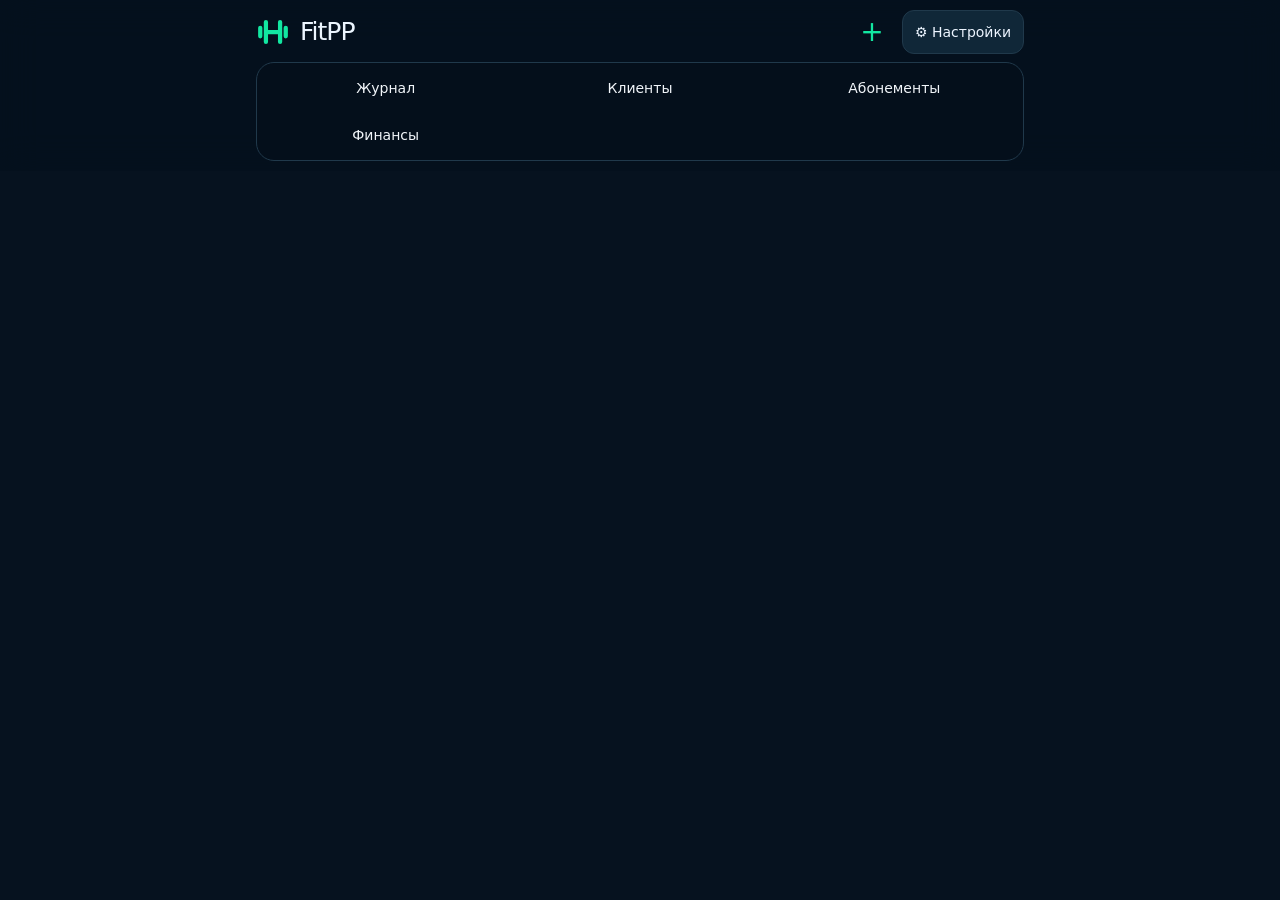
<file: index.html>
<!DOCTYPE html>
<html lang="ru">
<head>
    <meta charset="UTF-8">
    <meta name="fitpp-build" content="fitpp-stage2-catalog-rc-20261021-1">
    <meta http-equiv="Content-Security-Policy" content="default-src 'none'; script-src 'self' 'unsafe-inline' 'unsafe-eval'; style-src 'self' 'unsafe-inline'; img-src 'self' data:; connect-src https://identitytoolkit.googleapis.com https://securetoken.googleapis.com https://firestore.googleapis.com; manifest-src 'self'; worker-src 'self'; object-src 'none'; base-uri 'none'; form-action 'none'; font-src 'self'">
    <meta name="viewport" content="width=device-width, initial-scale=1.0, viewport-fit=cover">
    <title>FitPP</title>
    <!-- PWA Manifest & Meta -->
    <link rel="manifest" href="manifest.webmanifest?v=fitpp-stage2-catalog-rc-20261021-1">
    
    <meta name="theme-color" content="#10b981">
    <link rel="apple-touch-icon" href="icon-192.png">
    <!-- Tailwind CSS -->
    <script src="vendor/tailwind-3.4.17.js?v=fitpp-stage2-catalog-rc-20261021-1"></script>
    <!-- Offline only: no remote SDK -->
    <!-- Alpine.js -->
    <script defer src="vendor/alpine-3.14.9.js?v=fitpp-stage2-catalog-rc-20261021-1"></script>




<link rel="stylesheet" href="styles.css?v=fitpp-stage2-catalog-rc-20261021-1">
</head>
<body class="bg-slate-900 text-slate-100 min-h-screen font-sans antialiased" x-data="trainerApp()" x-init="init()">

    <svg xmlns="http://www.w3.org/2000/svg" class="icon-sprite" aria-hidden="true"><defs>
      <symbol id="icon-barbell" viewBox="0 0 24 24"><path d="M3 9v6m4-10v14m10-14v14m4-10v6M7 12h10"/></symbol>
      <symbol id="icon-calendar" viewBox="0 0 24 24"><rect x="4" y="5" width="16" height="16" rx="3"/><path d="M8 3v4m8-4v4M4 10h16m-12 4h1m3 0h1m3 0h1m-9 3h1m3 0h1"/></symbol>
      <symbol id="icon-users" viewBox="0 0 24 24"><circle cx="10" cy="7" r="4"/><path d="M3 21v-3a7 7 0 0 1 14 0v3Zm15-17a4 4 0 0 1 0 8m2 3a6 6 0 0 1 2 6"/></symbol>
      <symbol id="icon-wallet" viewBox="0 0 24 24"><rect x="3" y="4" width="18" height="17" rx="4"/><path d="M3 9h18m-6 4h6m-6 4h2"/></symbol>
    <symbol id="icon-ticket" viewBox="0 0 24 24"><path d="M2 9a3 3 0 0 1 0 6v2a2 2 0 0 0 2 2h16a2 2 0 0 0 2-2v-2a3 3 0 0 1 0-6V7a2 2 0 0 0-2-2H4a2 2 0 0 0-2 2Z"/><path d="M13 5v2m0 10v2m0-8v2"/></symbol></defs></svg>
    <header class="app-header sticky top-0 z-30">
        <div class="max-w-4xl mx-auto">
            <h1><svg class="brand-icon" aria-hidden="true"><use href="#icon-barbell"/></svg>FitPP</h1>
            <nav class="desktop-nav" aria-label="Навигация для больших экранов">
                <button @click="activeTab = 'journal'" :class="activeTab === 'journal' ? 'bg-emerald-600' : ''">Журнал</button>
                <button @click="activeTab = 'clients'" :class="activeTab === 'clients' ? 'bg-emerald-600' : ''">Клиенты</button>
                <button @click="activeTab = 'subscriptions'" :class="activeTab === 'subscriptions' ? 'bg-emerald-600' : ''">Абонементы</button>
                <button @click="activeTab = 'finances'" :class="activeTab === 'finances' ? 'bg-emerald-600' : ''">Финансы</button>
            </nav>
            <div class="header-actions">
                <button class="desktop-add" :disabled="!canEdit()" @click="openClientModal()" aria-label="Добавить клиента">+</button>
                <button id="settings-trigger" class="settings-trigger" @click="openSettings()" aria-haspopup="dialog" aria-controls="settings-dialog"><span aria-hidden="true">⚙</span> Настройки</button>
            </div>
        </div>
    </header>
    <dialog id="settings-dialog" class="settings-dialog" aria-labelledby="settings-title" @close="document.getElementById('settings-trigger').focus()">
        <div class="settings-heading"><h2 id="settings-title">Настройки</h2><button aria-label="Закрыть настройки" @click="document.getElementById('settings-dialog').close()">✕</button></div>
        <section class="settings-section">
            <h3>Аккаунт</h3><p id="app-build">Версия: fitpp-stage2-catalog-rc-20261021-1</p>
            <p x-text="authWarning"></p>
            <p x-show="currentUser" x-text="currentUser?.email"></p>
            <p x-show="!currentUser">Войдите, чтобы загрузить свои данные.</p>
            <button x-show="!currentUser" @click="document.getElementById('settings-dialog').close(); showAuthModal = true">Войти</button>
            <button x-show="currentUser" @click="logout()">Выйти из аккаунта</button>
        </section>
        <section class="settings-section">
            <h3>Резервная копия</h3>
            <p>Перед каждой записью копия сохраняется на этом устройстве. Скачивайте также отдельные файлы: очистка данных браузера удалит локальные копии. Проверка файла не импортирует данные.</p>
            <button :disabled="!canRead() || backupChecking" @click="downloadBackup()">Скачать резервную копию</button>
            <button :disabled="!canRead()" @click="downloadLocalBackup()">Скачать последнюю автоматическую копию</button>
            <label class="backup-file" for="backup-file">Проверить файл резервной копии</label>
            <input id="backup-file" type="file" accept=".json,application/json" :disabled="!canRead() || backupChecking" @change="verifyBackup($event)">
            <p role="status" aria-live="polite" x-text="backupStatus"></p>
        </section>
        <section class="settings-section">
            <h3>Запись данных</h3>
            <label class="write-toggle"><input type="checkbox" x-model="writeConsent" :disabled="!canRead()" @change="FitPPWriteSafety.remember($event.target.checked)" aria-describedby="write-help"> Разрешать запись после проверки данных</label>
            <p id="write-help">Выбор запоминается на устройстве. Перед каждым изменением сохраняется проверенная копия текущих данных на устройстве; транзакция проверяет свежесть данных. Если копия недоступна, запись блокируется.</p>
            <p role="status" x-text="canEdit() ? 'Запись включена' : 'Режим просмотра'"></p>
        </section>
        <section class="settings-section">
            <h3>Данные с сервера</h3>
            <button :disabled="!currentUser || loading || saving || backupChecking" @click="reloadData()">Перезагрузить данные с сервера</button>
        </section>
    </dialog>
    <div class="sync-message" x-show="syncError" x-cloak role="alert">
        <span x-text="syncError"></span>
        <button @click="reloadData()" :disabled="saving || loading || !currentUser">Обновить данные</button>
    </div>
    <div class="sync-status" x-show="loading || saving || saveStatus" x-cloak role="status" aria-live="polite" x-text="loading ? 'Загрузка данных…' : saving ? 'Сохранение данных…' : saveStatus"></div>

    <dialog class="workout-move-dialog" x-ref="workoutMove" aria-labelledby="workout-move-title" @close="clearWorkoutMove()" @cancel="if(moveSaving)$event.preventDefault()">
        <form @submit.prevent="saveWorkoutMove()">
            <h2 id="workout-move-title">Перенести тренировку</h2>
            <label>Новая дата<input type="date" x-model="moveDate" required :disabled="moveSaving"></label>
            <label>Новое время<input type="time" x-model="moveTime" required :disabled="moveSaving"></label>
            <p role="alert" x-text="moveError"></p>
            <div class="move-actions"><button type="button" @click="closeWorkoutMove()" :disabled="moveSaving">Отмена</button><button type="submit" :disabled="moveSaving || !canEdit()" x-text="moveSaving ? 'Сохранение…' : 'Сохранить'"></button></div>
        </form>
    </dialog>

    <!-- Main Content -->
    <main class="max-w-4xl mx-auto px-4 py-6 pb-24">
        <!-- TAB 1: JOURNAL -->
        <div x-show="activeTab === 'journal'" class="space-y-6">
            <!-- Date & Location Selector -->
<div class="date-location"><div class="journal-date-row"><div class="journal-date-pill"><div class="journal-date-value"><span id="date-label" x-text="formatJournalDate(selectedDate)"></span><input x-ref="journalDate" type="date" aria-label="Дата тренировки" x-model="selectedDate" @change="updateLocationByDate()"></div><button type="button" aria-label="Следующий день" @click="changeDate(1)">›</button></div><button type="button" class="journal-calendar" aria-label="Открыть календарь" @click="openJournalCalendar()"><svg viewBox="0 0 24 24" aria-hidden="true" fill="none" stroke="currentColor" stroke-width="1.8" stroke-linecap="round" stroke-linejoin="round"><rect x="4" y="5" width="16" height="16" rx="3"/><path d="M8 3v4m8-4v4M4 10h16m-12 4h1m3 0h1m3 0h1m-9 3h1m3 0h1"/></svg></button></div><div class="location-switch journal-locations"><button type="button" @click="currentLocation = 'zarya'" :aria-pressed="currentLocation === 'zarya'"><svg viewBox="0 0 24 24" aria-hidden="true" fill="none" stroke="currentColor" stroke-width="1.8" stroke-linecap="round" stroke-linejoin="round"><path d="M12 22s8-8 8-14a8 8 0 1 0-16 0c0 6 8 14 8 14Z" fill="currentColor" stroke="none"/><circle cx="12" cy="8" r="2.5" fill="#06202b" stroke="none"/></svg><span>мкр. Заря</span></button><button type="button" @click="currentLocation = 'pole'" :aria-pressed="currentLocation === 'pole'"><svg viewBox="0 0 24 24" aria-hidden="true" fill="none" stroke="currentColor" stroke-width="1.8" stroke-linecap="round" stroke-linejoin="round"><path d="M12 22s8-8 8-14a8 8 0 1 0-16 0c0 6 8 14 8 14Z" fill="currentColor" stroke="none"/><circle cx="12" cy="8" r="2.5" fill="#06202b" stroke="none"/></svg><span>Поле чудес</span></button><button type="button" @click="currentLocation = 'online'" :aria-pressed="currentLocation === 'online'"><svg viewBox="0 0 24 24" aria-hidden="true" fill="none" stroke="currentColor" stroke-width="1.8" stroke-linecap="round" stroke-linejoin="round"><path d="M12 22s8-8 8-14a8 8 0 1 0-16 0c0 6 8 14 8 14Z" fill="currentColor" stroke="none"/><circle cx="12" cy="8" r="2.5" fill="#06202b" stroke="none"/></svg><span>Онлайн</span></button></div></div>
<div class="summary journal-summary" aria-label="Сводка выбранного дня"><div><span class="journal-stat-label"><svg viewBox="0 0 24 24" aria-hidden="true" fill="none" stroke="currentColor" stroke-width="1.8" stroke-linecap="round" stroke-linejoin="round"><circle cx="9" cy="7" r="3"/><path d="M3 20v-3a6 6 0 0 1 12 0v3Zm13-16a3 3 0 0 1 0 6m2 4a5 5 0 0 1 3 6"/></svg>Посетили</span><div class="journal-stat-value"><strong x-text="getClientsForLocation().filter(c => ['attended','razov'].includes(getAttendanceStatus(c.id))).length"></strong><span x-text="peopleWord(getClientsForLocation().filter(c => ['attended','razov'].includes(getAttendanceStatus(c.id))).length)"></span></div></div><div><span class="journal-stat-label"><svg viewBox="0 0 24 24" aria-hidden="true" fill="none" stroke="currentColor" stroke-width="1.8" stroke-linecap="round" stroke-linejoin="round"><path d="M7 3h12a2 2 0 0 1 2 2v15M6 5h11a2 2 0 0 1 2 2v14H6a2 2 0 0 1-2-2V7a2 2 0 0 1 2-2Z"/><path d="M8 5v16M11 9h5m-5 4h5m-5 4h4M3 9h3m-3 4h3m-3 4h3"/></svg>Записано</span><div class="journal-stat-value"><strong x-text="getClientsForLocation().length"></strong><span x-text="clientWord(getClientsForLocation().length)"></span></div></div><div><span class="journal-stat-label"><svg viewBox="0 0 24 24" aria-hidden="true" fill="none" stroke="currentColor" stroke-width="1.8" stroke-linecap="round" stroke-linejoin="round"><circle cx="12" cy="13" r="8"/><path d="M12 8v5h4M3 5l3-3m12 0 3 3M7 22l-2 1m12-1 2 1"/></svg>Истекают</span><div class="journal-stat-value"><strong x-text="getClientsForLocation().filter(c => { const sub = getClientActiveSubscription(c); return sub && sub.left > 0 && sub.left <= 2; }).length"></strong><span>≤ 2 занятия</span></div></div></div>
            <section class="workout-panel" aria-label="Тренировки выбранного зала">
                <div class="workout-heading"><h2>Табата · 1 час</h2>
                <button :disabled="!canEdit()" @click="addingWorkout=true; newWorkoutDate=selectedDate; newWorkoutTime=FitPPStore.schedule[currentLocation]?.time || '20:00'; newWorkoutLocation=currentLocation || 'zarya'" class="workout-button workout-selected" aria-label="Добавить тренировку">+ Занятие</button></div>
                <form x-show="addingWorkout" @submit.prevent="addWorkout()" class="workout-form">
                    <label>Дата <input type="date" x-model="newWorkoutDate" required></label>
                    <label>Время <input type="time" x-model="newWorkoutTime" required></label>
                    <label>Зал <select x-model="newWorkoutLocation" required><option value="zarya">Заря</option><option value="pole">Поле</option><option value="online">Онлайн</option></select></label>
                    <button type="submit" :disabled="!canEdit()" class="workout-button workout-selected">Добавить</button>
                    <button type="button" @click="addingWorkout=false" class="workout-button">Закрыть</button>
                </form>
                <p x-show="dayWorkouts().length === 0">В этот день тренировок нет.</p>
                <template x-for="w in dayWorkouts()" :key="w.id">
                    <div class="workout-card workout-compact" :aria-label="workoutLabel(w)">
                        <div class="workout-controls">
                            <button class="workout-button" :disabled="!canManageWorkout(w) || activeWorkout()?.id !== w.id" :data-move-workout="w.id" @click="openWorkoutMove(w)">Перенести</button>
                            <button class="workout-button workout-danger" :disabled="!canManageWorkout(w)" @click="manageWorkout(w,'cancel')">Отменить</button>
                            <button x-show="!w.cancelled && w.date === selectedDate" @click="chosenWorkout=w.id" class="workout-button workout-check" :class="activeWorkout()?.id === w.id ? 'workout-selected' : ''" :aria-label="activeWorkout()?.id === w.id ? 'Тренировка выбрана' : 'Выбрать тренировку'" :aria-pressed="activeWorkout()?.id === w.id">✓</button>
                        </div>
                        <button :disabled="!canManageWorkout(w)" x-show="!w.extra && (w.date !== w.originDate || w.time !== FitPPStore.schedule[w.location].time)" @click="manageWorkout(w,'restore')" class="workout-button workout-restore">Вернуть обычное расписание</button>
                        <p class="text-slate-400 text-xs" x-show="workoutLocked(w)">Есть отметки или списания. Изменение тренировки заблокировано.</p>
                    </div>
                </template>
                <details class="cancelled-workouts" x-show="cancelledWorkouts().length > 0">
                    <summary class="workout-button" x-text="'Отменённые тренировки (' + cancelledWorkouts().length + ')' "></summary>
                    <template x-for="w in cancelledWorkouts()" :key="w.id">
                        <div class="workout-card">
                            <p class="workout-title" x-text="workoutLabel(w)"></p>
                            <div class="workout-actions">
                                <button :disabled="!canManageWorkout(w)" @click="manageWorkout(w,'resume')" class="workout-button">Восстановить</button>
                                <button x-show="w.extra" :disabled="!canDeleteWorkout(w)" @click="manageWorkout(w,'delete')" class="workout-button workout-danger">Удалить навсегда</button>
                            </div>
                            <p x-show="workoutLocked(w)" class="text-slate-400 text-xs">Есть отметки или списания. Изменение тренировки заблокировано.</p>
                        </div>
                    </template>
                </details>
                <template x-for="row in unresolvedMarks()" :key="row.key"><p><span x-text="row.date + ' · ' + row.name"></span> <button :disabled="!canEdit()" @click="linkOldMark(row)" class="bg-amber-800 rounded px-3 py-2">Указать зал после сверки</button></p></template>
                <p class="text-amber-300" x-show="FitPPStore.unresolved(sessionData())">Есть старые отметки с неоднозначным залом. Они сохранены; изменение расписания заблокировано до сверки журнала.</p>
            </section>
            <!-- Attendance List -->
            <div class="journal-panel bg-slate-800 border border-slate-700 rounded-2xl p-4 shadow-lg">
                <div class="flex justify-between items-center mb-4">
                    <div>
                        <h2 class="text-lg font-bold journal-location-title" x-text="getJournalLocationName()"></h2>
                    </div>
                    <span class="text-xs bg-slate-700 px-3 py-1 rounded-full text-slate-300" x-text="getClientsForLocation().length + ' ' + clientWord(getClientsForLocation().length)"></span>
                </div>
                <div x-show="!currentLocation" class="empty-state" role="status"><strong>На эту дату тренировок по расписанию нет</strong>Можно выбрать локацию вручную выше.</div>
                <div x-show="currentLocation && getClientsForLocation().length === 0" class="empty-state"><strong>Пока нет клиентов</strong>Добавьте клиента и выберите для него эту локацию.<br><button :disabled="!canEdit()" @click="openClientModal()" class="text-emerald-400 mt-3">+ Добавить клиента</button></div>
                <div class="space-y-3">
                    <template x-for="client in getClientsForLocation()" :key="client.id">
                        <div class="client-row bg-slate-900 border border-slate-700/60 p-3.5 rounded-xl flex flex-col sm:flex-row justify-between items-start sm:items-center gap-3">
                            <div class="client-heading">
                                <span class="avatar" aria-hidden="true" x-text="getInitials(client.name)"></span><div>
<div class="flex items-center gap-1.5">
    <button class="client-name" @click="openClientDetail(client)" x-text="client.name"></button>

</div>
                                <div class="flex items-center space-x-2 text-xs mt-1">
                                    <span class="text-emerald-400 font-medium" x-text="'Остаток: ' + (getClientActiveSubscription(client)?.left ?? 0) + ' зан.'"></span>
                                    <span class="text-slate-400" x-text="'До: ' + formatSubscriptionDate(getClientActiveSubscription(client)?.expires)"></span>
                                </div>
<div class="subscription-warnings" x-show="getSubscriptionWarnings(client).length">
    <template x-for="warning in getSubscriptionWarnings(client)" :key="warning.key">
        <span class="subscription-warning" :class="'subscription-warning-' + warning.kind" :title="warning.title" x-text="warning.text"></span>
    </template>
</div>
                            </div>
                            </div>
                            <div class="attendance-actions flex flex-wrap items-center gap-1.5 w-full sm:w-auto">
                                <button :disabled="!canEdit() || !activeWorkout() || (client.subscriptions || []).some(s => isFrozen(s) || FitPPStore.frozenOn(s, selectedDate))" @click="markAttendance(client.id, 'attended')" :aria-pressed="getAttendanceStatus(client.id) === 'attended'" :class="getAttendanceStatus(client.id) === 'attended' ? 'bg-emerald-600 text-white' : 'bg-slate-800 text-slate-300 hover:bg-slate-700'" class="px-2.5 py-1.5 rounded-lg text-xs font-medium transition">✓ Был (-1)</button>
                                <button :disabled="!canEdit() || !activeWorkout()" @click="markAttendance(client.id, 'razov')" :aria-pressed="getAttendanceStatus(client.id) === 'razov'" :class="getAttendanceStatus(client.id) === 'razov' ? 'bg-blue-600 text-white' : 'bg-slate-800 text-slate-300 hover:bg-slate-700'" class="px-2.5 py-1.5 rounded-lg text-xs font-medium transition" x-text="'₽ Разово (' + getRazovPrice() + ')'"></button>
                                <button :disabled="!canEdit() || !activeWorkout() || (client.subscriptions || []).some(s => isFrozen(s) || FitPPStore.frozenOn(s, selectedDate))" @click="markAttendance(client.id, 'missed')" :aria-pressed="getAttendanceStatus(client.id) === 'missed'" :class="getAttendanceStatus(client.id) === 'missed' ? 'bg-rose-600 text-white' : 'bg-slate-800 text-slate-300 hover:bg-slate-700'" class="px-2.5 py-1.5 rounded-lg text-xs font-medium transition">Сгорело</button>
                            </div>
                        </div>
                    </template>
                </div>
            </div>
        </div>
        <!-- TAB 2: CLIENTS -->
        <div x-show="activeTab === 'clients' || activeTab === 'archive'" class="client-list">
            <div class="detail-card"><button @click="activeTab = 'clients'" class="px-3 py-2">Активные клиенты</button><button @click="activeTab = 'archive'" class="px-3 py-2">Архив клиентов</button><p x-show="activeTab === 'archive'">История и финансы сохранены. Откройте карточку для просмотра или восстановления.</p></div>
            <div x-show="visibleClients().length === 0" class="empty-state"><strong>Ваша команда начинается здесь</strong>Добавьте первого клиента, чтобы вести журнал тренировок.</div>
            <div class="client-grid grid grid-cols-1 md:grid-cols-2 gap-4">
                <template x-for="client in visibleClients()" :key="client.id">
                    <div class="client-tile bg-slate-800 border border-slate-700 rounded-2xl">
                        <div class="client-tile-top">
                            <span class="avatar" aria-hidden="true" x-text="getInitials(client.name)"></span>
                            <div class="client-tile-identity">
                                <button class="client-name" @click="openClientDetail(client)" x-text="client.name"></button>
                                <p class="client-phone" x-text="client.phone || 'Телефон не указан'"></p>
                            </div>
                            <button class="client-action" :disabled="!canEdit()" @click="editClient(client)">Изменить</button>
                        </div>
                        <div class="client-tile-footer">
                            <div class="client-subscription"><span class="text-xs text-emerald-400" x-text="'Баланс: ' + moneyBalance(client) + ' ₽'"></span>
                                <span class="client-balance" x-text="'Остаток: ' + (getClientActiveSubscription(client)?.left ?? 0) + ' зан.'"></span>
                                <span class="client-expiry" x-text="'До: ' + formatSubscriptionDate(getClientActiveSubscription(client)?.expires)"></span>
<div class="subscription-warnings" x-show="getSubscriptionWarnings(client).length">
    <template x-for="warning in getSubscriptionWarnings(client)" :key="warning.key">
        <span class="subscription-warning" :class="'subscription-warning-' + warning.kind" :title="warning.title" x-text="warning.text"></span>
    </template>
</div>
                            </div>
                            <button class="client-action client-sell" :disabled="!canEdit()" @click="openSubModal(client)">+ Продать</button>
                        </div>
                    </div>
                </template>
            </div>
        </div>
        <!-- TAB 3: FINANCES -->
        <div x-show="activeTab === 'finances'" class="space-y-6">
            <div class="bg-slate-800 border border-slate-700 rounded-2xl p-4 shadow-lg space-y-4">
                <div class="finance-toolbar" x-data="{ financeDetailsOpen: false }" @click.outside="financeDetailsOpen=false" @keydown.escape.window="if(financeDetailsOpen){financeDetailsOpen=false;$refs.financeDetailsButton.focus()}">
                    <div class="finance-heading"><h2 class="text-lg font-bold">Финансовый отчёт и аренда</h2><button class="finance-details-trigger" x-ref="financeDetailsButton" aria-label="Детализация финансов" :aria-expanded="financeDetailsOpen" aria-controls="finance-details" @click="financeDetailsOpen=!financeDetailsOpen;$refs.financeDetailsButton.focus()">•••</button></div>
                    <div class="month-switcher bg-slate-900 border border-slate-700 rounded-xl" aria-label="Отчётный месяц">
                        <button aria-label="Предыдущий месяц" @click="changeMonth(-1)" class="text-slate-400 hover:text-white">❮</button>
                        <span class="text-sm font-semibold text-emerald-400" x-text="formatMonthName(currentMonth)"></span>
                        <button aria-label="Следующий месяц" @click="changeMonth(1)" class="text-slate-400 hover:text-white">❯</button>
                    </div>
                <section id="finance-details" class="finance-details-panel" x-show="financeDetailsOpen" x-cloak aria-label="Способы оплаты"><div class="finance-details-heading"><strong x-text="formatMonthName(currentMonth)"></strong><button aria-label="Закрыть детализацию" @click="financeDetailsOpen=false;$refs.financeDetailsButton.focus()">×</button></div>
                  <p x-text="'Наличные (после возвратов): ' + moneyReport().cash + ' ₽'"></p><p x-text="'Переводы (после возвратов): ' + moneyReport().transfer + ' ₽'"></p>
                  <p x-text="'Возвращено наличными: ' + moneyReport().cashRefund + ' ₽ · переводом: ' + moneyReport().transferRefund + ' ₽'"></p>
                <details class="tax-history"><summary>История налоговых платежей</summary>
                    <p x-show="!taxHistory().length" class="text-sm text-slate-400">Налоговых платежей пока нет</p>
                    <template x-for="payment in taxHistory()" :key="payment.id">
                        <article class="tax-row">
                            <div><strong x-text="payment.amount/100+' ₽'"></strong><p x-text="'Оплата: '+formatSubscriptionDate(payment.paidDate)"></p><p x-text="'Период: '+formatMonthName(payment.period)"></p></div>
                            <div class="tax-row-actions"><button :disabled="!canEdit()" @click="openTax(payment)">Изменить</button><button :disabled="!canEdit()" @click="deleteTax(payment)">Удалить</button></div>
                        </article>
                    </template>
                </details>
                </section>
                </div>
                <div x-show="currentMonth >= '2026-11'" class="space-y-3">
                    <p class="text-sm text-slate-300" x-text="rentMonths[currentMonth] ? 'Аренда сохранена. Можно изменить даты.' : 'Аренда ещё не сохранена. Прогноз не включён в расходы и прибыль.'"></p>
                    <button :disabled="!canEdit()" @click="correctFinance()" class="p-3 border rounded">Скорректировать доход месяца</button><button :disabled="!canEdit()" @click="deleteZeroFinance()" class="p-3 border rounded">Удалить нулевой итог</button><button :disabled="!canEdit() || !rentMonths[currentMonth]" @click="deleteRent()" class="p-3 border rounded">Удалить настройку аренды месяца</button>
                    <button @click="openRent()" :disabled="!canEdit() || !!rentDraft" class="bg-emerald-600 rounded-xl p-3 w-full">Настроить аренду</button>
                </div>
                <template x-if="rentDraft">
                    <section class="space-y-4 bg-slate-900 rounded-xl p-3" aria-label="Календарь аренды">
                        <h3 class="font-bold" x-text="'Аренда: ' + formatMonthName(rentDraft.month)"></h3>
                        <p class="text-sm">Снимите галочки с отменённых тренировок. Изменения попадут в расходы после сохранения.</p>
                        <template x-for="hall in ['zarya', 'pole']" :key="hall">
                            <fieldset :disabled="!canEdit()" class="space-y-2">
                                <legend class="font-bold" x-text="hall === 'zarya' ? 'Заря · 800 ₽ · Пн/Ср' : 'Поле чудес · 600 ₽ · Вт/Чт'"></legend>
                                <div class="grid grid-cols-2 sm:grid-cols-4 gap-2">
                                    <template x-for="date in rentDates(hall)" :key="date">
                                        <label class="flex items-center gap-2 border border-slate-600 rounded-xl p-3" style="min-height:48px">
                                            <input type="checkbox" :value="date" x-model="rentDraft[hall]" style="width:22px;height:22px">
                                            <span x-text="date.slice(8) + ' ' + ['Вс','Пн','Вт','Ср','Чт','Пт','Сб'][new Date(date + 'T12:00:00Z').getUTCDay()]"></span>
                                        </label>
                                    </template>
                                </div>
                                <p x-text="rentDraft[hall].length + ' × ' + (hall === 'zarya' ? 800 : 600) + ' = ' + rentDraft[hall].length * (hall === 'zarya' ? 800 : 600) + ' ₽'"></p>
                            </fieldset>
                        </template>
                        <p class="font-bold" aria-live="polite" x-text="'Итого: ' + rentDraftTotal() + ' ₽'"></p>
                        <button @click="saveRent()" :disabled="!canEdit()" class="bg-emerald-600 rounded-xl p-3 w-full" x-text="saving ? 'Сохранение…' : 'Сохранить месяц'"></button>
                        <button @click="rentDraft = null; rentFormToken = null" :disabled="saving" class="border border-slate-600 rounded-xl p-3 w-full">Закрыть без сохранения</button>
                    </section>
                </template>
                <div class="grid grid-cols-1 sm:grid-cols-2 gap-4 pt-2">
                    <div class="bg-slate-900 border border-slate-700 p-4 rounded-xl">
                        <span class="text-xs text-slate-400 block">Доходы (Всего)</span>
                        <span class="text-xl font-bold text-emerald-400 mt-1 block" x-text="getMonthIncome() + ' ₽'"></span>
                    </div>
                    <div class="bg-slate-900 border border-slate-700 p-4 rounded-xl">
                        <span class="text-xs text-slate-400 block">Расходы (Аренда залов)</span>
                        <span class="text-xl font-bold text-rose-400 mt-1 block" x-text="getMonthRent() + ' ₽'"></span>
                    </div>
                    <div class="bg-slate-900 border border-slate-700 p-4 rounded-xl tax-kpi">
                        <span class="text-xs text-slate-400 block">Налог НПД</span>
                        <div class="tax-amount-row"><span class="text-xl font-bold text-amber-300" x-text="getMonthTax() + ' ₽'"></span>
                        <button :disabled="!canEdit() || !!taxDraft" @click="openTax()" class="tax-add">+ Налоговый платёж</button></div>
                    </div>
                    <div class="bg-slate-900 border border-slate-700 p-4 rounded-xl">
                        <span class="text-xs text-slate-400 block">Чистая прибыль</span>
                        <span class="text-xl font-bold text-teal-300 mt-1 block" x-text="getMonthProfit() + ' ₽'"></span>
                    </div>
                </div>

            </div>
        </div>
<section id="subscriptions-panel" x-show="activeTab === 'subscriptions'" x-cloak class="constructor-panel"><div class="constructor-heading"><h2>Абонементы и цены</h2></div><section><section id="ctor-recovery-notice" class="recovery-notice" role="status" hidden><p id="ctor-recovery-status"></p><div id="ctor-operation-list"></div><button id="ctor-refresh" type="button">Проверить сохранение</button></section><div class="plans-section-head"><h2>Шаблоны абонементов</h2><span id="ctor-count" class="plans-count"></span></div><button id="ctor-create" class="primary">+ Новый абонемент</button><div id="ctor-templates"></div><p class="plans-footnote"><svg viewBox="0 0 24 24" aria-hidden="true"><path d="M12 3 3 7v6c0 4 9 8 9 8s9-4 9-8V7Z"/><path d="m8 12 3 3 5-6"/></svg>Изменения шаблонов не затрагивают уже проданные абонементы.</p><div id="ctor-catalog-setup" hidden><button id="ctor-initialize" class="primary">Подготовить каталог</button></div><p id="ctor-status" class="sr-only"></p><section class="plans-single" aria-labelledby="single-title"><div class="plans-section-head"><h2 id="single-title">Разовые тренировки</h2><button type="button" id="ctor-edit-singles">Изменить</button></div><div id="ctor-single-prices"></div></section><details id="ctor-archive" class="plans-archive"><summary><span>Архив</span><span id="ctor-archive-count" class="plans-count">0</span></summary><div id="ctor-archived-templates"></div><p id="ctor-archive-empty">Архив пуст</p></details></section></section>
    </main>


    <nav class="bottom-nav" aria-label="Основная навигация">
        <button aria-label="Журнал" @click="activeTab = 'journal'" :aria-current="activeTab === 'journal' ? 'page' : null"><span aria-hidden="true"><svg class="nav-icon"><use href="#icon-calendar"/></svg></span></button>
        <button aria-label="Клиенты" @click="activeTab = 'clients'" :aria-current="activeTab === 'clients' ? 'page' : null"><span aria-hidden="true"><svg class="nav-icon"><use href="#icon-users"/></svg></span></button>
        <button aria-label="Абонементы" @click="activeTab = 'subscriptions'" :aria-current="activeTab === 'subscriptions' ? 'page' : null"><span aria-hidden="true"><svg class="nav-icon"><use href="#icon-ticket"/></svg></span></button>
        <button aria-label="Финансы" @click="activeTab = 'finances'" :aria-current="activeTab === 'finances' ? 'page' : null"><span aria-hidden="true"><svg class="nav-icon"><use href="#icon-wallet"/></svg></span></button>
        <button :disabled="!canEdit()" @click="openClientModal()" aria-label="Добавить клиента"><svg class="nav-icon" viewBox="0 0 24 24" aria-hidden="true"><path d="M12 5v14M5 12h14"/></svg></button>
    </nav>
    <section class="client-detail" x-show="detailClient" x-cloak @keydown.escape.window="detailClient = null" aria-label="Карточка клиента">
      <template x-if="detailClient"><div class="detail-shell client-profile">
        <div class="detail-top" x-data="{ clientMenuOpen: false }" @keydown.escape.stop="if(clientMenuOpen){clientMenuOpen=false;$refs.clientMenuButton.focus()}">
          <button @click="detailClient = null" aria-label="Назад">‹</button><span>Клиент</span>
          <div class="client-actions" @click.outside="clientMenuOpen=false">
            <button class="client-menu-trigger" x-ref="clientMenuButton" aria-label="Действия с клиентом" aria-haspopup="menu" :aria-expanded="clientMenuOpen" aria-controls="client-actions-menu" @click="clientMenuOpen=!clientMenuOpen;$refs.clientMenuButton.focus()" @keydown.arrow-down.prevent="clientMenuOpen=true;$nextTick(()=>$refs.archiveAction.focus())">⋯</button>
            <div id="client-actions-menu" class="client-actions-menu" role="menu" aria-label="Действия с клиентом" x-show="clientMenuOpen" x-cloak>
              <button role="menuitem" x-ref="archiveAction" :disabled="!canEdit()" @click="clientMenuOpen=false;archiveClient(detailClient)" @keydown.arrow-down.prevent="$refs.deleteAction.focus()" @keydown.arrow-up.prevent="$refs.deleteAction.focus()" x-text="detailClient?.archivedAt ? 'Восстановить' : 'Архивировать'"></button>
              <button role="menuitem" x-ref="deleteAction" :disabled="!canEdit()" @click="clientMenuOpen=false;removeClient(detailClient)" @keydown.arrow-up.prevent="$refs.archiveAction.focus()" @keydown.arrow-down.prevent="$refs.archiveAction.focus()" class="client-menu-delete">Удалить навсегда</button>
            </div>
          </div>
        </div>
        <section class="profile-card" :class="{inactive: !hasCurrentSubscription(detailClient)}" aria-label="Данные клиента">
          <div class="identity"><span class="avatar" aria-hidden="true" x-text="getInitials(detailClient?.name)"></span><h2 x-text="detailClient?.name"></h2><button class="edit" aria-label="Редактировать клиента" :disabled="!canEdit()" @click="editClient(detailClient)"><svg viewBox="0 0 24 24" fill="none" stroke="currentColor" stroke-width="1.8" stroke-linecap="round" stroke-linejoin="round" aria-hidden="true"><path d="m16 3 5 5-12 12-6 1 1-6Z M14 5l5 5"/></svg></button></div>
          <div class="subscription-line"><span class="subscription-status"><span class="status-dot"></span><span x-text="hasCurrentSubscription(detailClient) ? 'Активный абонемент' : 'Нет абонемента'"></span></span><button class="outline-action" :disabled="!canEdit()" @click="openSubModal(detailClient)">+ Оформить</button></div>
          <p class="phone-line"><svg viewBox="0 0 24 24" fill="none" stroke="currentColor" stroke-width="1.8" stroke-linecap="round" stroke-linejoin="round" aria-hidden="true"><path d="M5 3h4l2 5-3 2a15 15 0 0 0 6 6l2-3 5 2v4a2 2 0 0 1-2 2C9 21 3 15 3 5a2 2 0 0 1 2-2Z"/></svg><a :href="detailClient?.phone ? 'tel:' + detailClient.phone.replace(/[^+0-9]/g, '') : null" x-text="detailClient?.phone || 'Телефон не указан'"></a></p>
        </section>
        <section class="balance-card" aria-label="Баланс клиента"><div class="balance-label"><svg viewBox="0 0 24 24" fill="none" stroke="currentColor" stroke-width="1.8" stroke-linecap="round" stroke-linejoin="round" aria-hidden="true"><rect x="3" y="5" width="18" height="15" rx="3"/><path d="M3 9h18m-6 4h6m-6 4h2"/></svg><span>Баланс: <strong x-text="moneyBalance(detailClient) + ' ₽'"></strong></span></div></section>
        <div class="detail-tabs" role="tablist" aria-label="Данные клиента"><template x-for="tab in [{id:'visits',label:'Посещения'},{id:'payments',label:'Оплаты'},{id:'subs',label:'Абонементы'}]"><button role="tab" :aria-selected="detailTab === tab.id" @click="detailTab = tab.id" x-text="tab.label"></button></template></div>
        <section class="history-card" x-show="detailTab === 'visits'" aria-label="История посещений"><h3><svg viewBox="0 0 24 24" fill="none" stroke="currentColor" stroke-width="1.8" stroke-linecap="round" stroke-linejoin="round" aria-hidden="true"><rect x="4" y="5" width="16" height="16" rx="3"/><path d="M8 3v4m8-4v4M4 10h16"/></svg><span>История посещений</span></h3><p class="history-meta" x-show="getClientAttendanceHistory(detailClient?.id).length === 0">Посещений пока нет</p><template x-for="group in getClientAttendanceMonths(detailClient?.id)" :key="detailClient.id + ':' + group.key"><details class="history-month" x-data="{ monthOpen: defaultAttendanceMonth(detailClient?.id) === group.key }" :open="monthOpen" @toggle="monthOpen=$el.open"><summary><span class="history-month-name" x-text="formatMonthName(group.key)"></span><span class="history-month-count" x-text="group.items.length" aria-label="Количество посещений"></span><span class="history-month-arrow" aria-hidden="true">›</span></summary><div class="history-month-items"><template x-for="item in group.items" :key="item.id"><div class="visit-item"><div class="visit-main"><span x-text="formatSubscriptionDate(item.date) + (item.time ? ' · ' + item.time : '')"></span><small x-text="item.locationName || 'Архивная запись'"></small></div><span class="badge" x-text="item.statusLabel"></span></div></template></div></details></template></section>
        <div class="detail-card space-y-3" x-show="detailTab === 'payments'">
          <h3 class="font-semibold" x-text="'Денежный баланс: ' + moneyBalance(detailClient) + ' ₽'"></h3>
          <button :disabled="!canEdit() || moneyBalance(detailClient) <= 0" @click="openRefund(detailClient)" class="border rounded-xl p-3">Вернуть деньги с баланса</button>
          <p class="text-sm text-slate-400">Старые оплаты не получают способ автоматически. Их можно уточнить отдельно, в том числе за сентябрь. Если фактически получили другую сумму, сначала нужна сверка истории.</p>
          <template x-for="entry in paymentHistory(detailClient)" :key="entry.id"><div class="history-row"><span x-text="entry.date + ' · ' + ({sale:'Покупка',legacy:'Старая оплата',cancel:'Отмена → баланс',refund:'Возврат'})[entry.kind]"></span><span x-text="(entry.method ? ({cash:'Наличные',transfer:'Перевод'})[entry.method] : 'Без поступления') + ': ' + entry.received / 100 + ' ₽'"></span><small x-show="entry.kind === 'sale'" x-text="'Стоимость ' + entry.price/100 + ' ₽ · зачтено ' + entry.used/100 + ' ₽'"></small></div></template>
          <template x-for="row in oldPayments(detailClient)" :key="row.key"><div class="history-row"><span x-text="row.date + ' · ' + row.label + ' · ' + (row.price ?? 'Сумма неизвестна') + ' ₽ · Способ не указан'"></span><button :disabled="!canEdit() || row.price == null" @click="openLegacyPayment(detailClient,row)" class="border p-2 rounded">Уточнить оплату</button></div></template>
        </div>
        <div class="detail-card" x-show="detailTab === 'subs'"><h3 class="font-semibold">Абонементы</h3><p x-show="!(detailClient?.subscriptions || []).length">Абонементов пока нет</p><template x-for="(sub, i) in (detailClient?.subscriptions || [])" :key="i"><div class="history-row"><span x-show="sub.termsVersion === 1" x-text="sub.termsVersion === 1 ? sub.terms.name + ' · ' + sub.terms.priceKopecks/100 + ' ₽ · ' + sub.terms.sessions + ' занятий · ' + sub.terms.durationDays + ' дней · ' + sub.terms.locations.map(h=>({zarya:'Заря',pole:'Поле чудес',online:'Онлайн'})[h]).join(', ') : ''"></span><span x-text="(isFrozen(sub) || isFreezePending(sub) ? 'Плановый срок до ' : 'До ') + (sub.expires || '—')"></span><span class="text-emerald-400" x-text="sub.cancelledAt ? 'Продажа отменена ' + sub.cancelledAt : 'Остаток: ' + sub.left"></span><button :disabled="!canEdit()" @click="editUnusedSubscription(detailClient, sub)" class="px-3 py-2">Изменить начало</button><button :disabled="!canEdit()" @click="cancelUnusedSubscription(detailClient, sub)" class="px-3 py-2 text-rose-400">Отменить продажу</button><button :disabled="!canEdit() || extensionLeft(sub) === 0 || isFrozen(sub) || isFreezePending(sub) || !!detailClient?.archivedAt" x-show="sub.left > 0" @click="extendSub(detailClient, sub, i)" class="bg-emerald-700 px-3 py-2 rounded-lg">Продлить</button><span x-show="sub.left > 0" x-text="'Доступно продление: ' + extensionLeft(sub) + ' дн. из 14 суммарно'"></span><span x-show="isFrozen(sub)" x-text="'❄️ Возвращение: ' + (sub.freezes || []).at(-1)?.end"></span><button :disabled="!canEdit()" x-show="!isFrozen(sub) && !isFreezePending(sub) && sub.left > 0 && sub.expires >= today && (!sub.startDate || sub.startDate <= today)" @click="openFreeze(detailClient, sub, i)" class="bg-sky-700 px-3 py-2 rounded-lg">Заморозить</button><span x-show="isFreezePending(sub)" x-text="'❄️ Запланирована с ' + (sub.freezes || []).at(-1)?.start + ', возвращение ' + (sub.freezes || []).at(-1)?.end"></span><button :disabled="!canEdit()" x-show="isFrozen(sub) || isFreezePending(sub)" @click="unfreeze(detailClient, i)" class="bg-emerald-700 px-3 py-2 rounded-lg" x-text="isFreezePending(sub) ? 'Отменить заморозку' : 'Разморозить'">Разморозить</button></div></template></div>
        <p class="history-meta" x-show="detailClient?.archivedAt">Клиент в архиве · история сохранена</p>
      </div></template>
    </section>

    <!-- Client Modal -->
    <div x-show="showClientModal" x-cloak class="fixed inset-0 bg-black/70 flex items-center justify-center p-4 z-50">
        <div class="bg-slate-800 border border-slate-700 w-full max-w-md rounded-2xl p-6 shadow-2xl space-y-4 max-h-[90vh] overflow-y-auto">
            <h3 class="text-lg font-bold" x-text="editingClient ? 'Редактировать клиента' : 'Новый клиент'"></h3>
            <div>
                <label class="text-xs text-slate-400 block mb-1">Имя и фамилия</label>
                <input type="text" x-model="clientForm.name" class="w-full bg-slate-900 border border-slate-600 rounded-xl px-3 py-2 text-sm text-white focus:outline-none focus:border-emerald-500">
            </div>
            <div>
                <label class="text-xs text-slate-400 block mb-1">Телефон</label>
                <input type="text" x-model="clientForm.phone" class="w-full bg-slate-900 border border-slate-600 rounded-xl px-3 py-2 text-sm text-white focus:outline-none focus:border-emerald-500">
            </div>
            <div>
                <label class="text-xs text-slate-400 block mb-1">Локации:</label>
                <div class="space-y-2 mt-1">
                    <label class="flex items-center space-x-2 text-sm"><input type="checkbox" value="zarya" x-model="clientForm.locations" class="rounded bg-slate-900 border-slate-600 text-emerald-600"><span>мкр. Заря</span></label>
                    <label class="flex items-center space-x-2 text-sm"><input type="checkbox" value="pole" x-model="clientForm.locations" class="rounded bg-slate-900 border-slate-600 text-emerald-600"><span>Поле чудес</span></label>
                    <label class="flex items-center space-x-2 text-sm"><input type="checkbox" value="online" x-model="clientForm.locations" class="rounded bg-slate-900 border-slate-600 text-emerald-600"><span>Онлайн тренировки</span></label>
                </div>
            </div>
            <!-- История посещений -->
            <template x-if="editingClient">
                <div class="pt-3 border-t border-slate-700/60">
                    <label class="text-xs text-slate-400 block mb-2">История посещений:</label>
                    <div class="max-h-40 overflow-y-auto space-y-1.5 pr-1">
                        <template x-for="item in getClientAttendanceHistory(editingClient.id)">
                            <div class="flex justify-between items-center bg-slate-900 border border-slate-700/60 px-3 py-1.5 rounded-xl text-xs">
                                <span class="text-slate-300 font-medium" x-text="item.date"></span>
                                <span class="border px-2 py-0.5 rounded-lg" :class="item.badgeClass" x-text="item.text"></span>
                            </div>
                        </template>
                    </div>
                </div>
            </template>
            <div class="flex justify-between items-center pt-2 border-t border-slate-700/60">
                <button x-show="editingClient" :disabled="!canEdit()" @click="deleteClient()" class="bg-rose-600 hover:bg-rose-500 text-white px-4 py-2 rounded-xl text-sm font-medium transition">Удалить навсегда</button>
                <div class="flex space-x-3 ml-auto">
                    <button @click="showClientModal = false" class="bg-slate-700 hover:bg-slate-600 px-4 py-2 rounded-xl text-sm font-medium transition">Отмена</button>
                    <button :disabled="!canEdit()" @click="saveClient()" class="bg-emerald-600 hover:bg-emerald-500 px-4 py-2 rounded-xl text-sm font-semibold transition">Сохранить</button>
                </div>
            </div>
        </div>
    </div>

    <div x-show="freezeForm" x-cloak class="fixed inset-0 bg-black/70 flex items-center justify-center p-4 z-50">
      <div class="bg-slate-800 p-6 rounded-2xl space-y-4">
        <h3>Заморозка абонемента</h3>
        <p x-show="freezeForm?.startDate === today">Начало сегодня.</p>
        <p x-show="freezeForm?.startDate > today">Сегодня уже есть посещение или списание. Предлагаем начать заморозку завтра. Сегодняшняя отметка сохранится.</p>
        <p x-text="'Начало: ' + (freezeForm?.startDate || '')"></p>
        <p>Возвращение — первый активный день; этот день в заморозку не входит.</p>
        <p>Остаток занятий сохраняется. Срок продлевается до возвращения; при досрочной разморозке пересчитывается.</p>
        <label>Дата возвращения <input type="date" :min="freezeForm ? FitPPStore.addDays(freezeForm.startDate, 1) : ''" :value="freezeForm?.returnDate || ''" @input="if (freezeForm) freezeForm.returnDate = $event.target.value" class="bg-slate-900 p-2 rounded-lg"></label>
        <button @click="freezeForm = null">Отмена</button>
        <button :disabled="!canEdit()" @click="saveFreeze()" class="bg-sky-700 p-2 rounded-lg">Заморозить</button>
      </div>
    </div>
    <div x-show="deletionError || deletionMessage" x-cloak class="fixed bottom-4 left-4 right-4 bg-slate-800 border border-slate-500 rounded-xl p-4 z-[70]" role="status" aria-live="polite">
        <span x-text="deletionError || deletionMessage"></span>
        <button @click="deletionError=''; deletionMessage=''" class="ml-4">Закрыть</button>
    </div>
    <div x-show="deletionForm" x-cloak class="fixed inset-0 bg-black/70 flex items-center justify-center p-4 z-[60]" role="dialog" aria-modal="true" aria-label="Подтверждение удаления клиента">
        <div class="bg-slate-800 border border-slate-600 w-full max-w-md rounded-2xl p-6 space-y-4">
            <h3 class="text-lg font-bold">Удалить клиента навсегда?</h3>
            <p>Будет удалена только карточка клиента без абонементов и посещений. Отменить сохранённое удаление нельзя.</p>
            <p x-text="deletionForm ? 'Имя клиента: ' + deletionForm.expectedName : ''"></p>
            <label class="block">Введите точное имя клиента
                <input :value="deletionForm?.name || ''" @input="if(deletionForm) deletionForm.name=$event.target.value" :disabled="saving" class="w-full bg-slate-900 border rounded-xl p-2">
            </label>
            <label class="block">Введите УДАЛИТЬ НАВСЕГДА
                <input :value="deletionForm?.phrase || ''" @input="if(deletionForm) deletionForm.phrase=$event.target.value" :disabled="saving" class="w-full bg-slate-900 border rounded-xl p-2">
            </label>
            <p role="alert" x-text="deletionError"></p>
            <button :disabled="saving" @click="cancelDeletion()" class="px-4 py-2">Отмена</button>
            <button :disabled="!canEdit()" @click="confirmDeletion()" class="bg-rose-600 rounded-xl px-4 py-2" x-text="saving ? 'Сохранение…' : 'Подтвердить удаление'"></button>
        </div>
    </div>
    <div x-show="taxDraft" x-cloak class="tax-overlay fixed inset-0 bg-black/70 flex items-center justify-center p-4" @keydown.escape.window="if(taxDraft && !saving){taxDraft=null;taxToken=null;}">
      <template x-if="taxDraft"><form @submit.prevent="saveTax()" role="dialog" aria-modal="true" aria-label="Налоговый платёж" class="tax-dialog bg-slate-800 border border-slate-700 rounded-2xl p-4 space-y-4">
        <h3 class="font-bold">Налоговый платёж</h3>
        <p class="text-sm text-slate-300">Укажите фактически оплаченную сумму. Прибыль уменьшится в месяце даты оплаты.</p>
        <label>Сумма, ₽<input aria-label="Сумма налога" type="number" min="0.01" max="100000000" step="0.01" required x-model="taxDraft.amount" :disabled="saving"></label>
        <label>Дата оплаты<input aria-label="Дата оплаты налога" type="date" required x-model="taxDraft.paidDate" :max="today" :disabled="saving"></label>
        <label>Налоговый период<input aria-label="Налоговый период" type="month" required x-model="taxDraft.period" :disabled="saving"></label>
        <p class="text-sm text-amber-300" x-show="taxDraft" x-text="taxDraft ? 'Будет учтён в прибыли: '+formatMonthName(taxDraft.paidDate.slice(0,7)) : ''"></p>
        <p role="alert" class="text-sm text-rose-300" x-show="taxError" x-text="taxError"></p>
        <div class="tax-form-actions"><button type="button" :disabled="saving" @click="taxDraft=null;taxToken=null;taxError=''">Отмена</button><button type="submit" :disabled="!canEdit()" x-text="saving ? 'Сохранение…' : 'Сохранить'">Сохранить</button></div>
      </form></template>
    </div>
    <div x-show="renewalClient" x-cloak style="z-index:75" class="fixed inset-0 bg-black/70 flex items-center justify-center p-4">
      <div role="dialog" aria-label="Нет подходящего абонемента" class="bg-slate-800 border border-slate-700 w-full max-w-md rounded-2xl p-6 space-y-4">
        <h3 class="text-lg font-bold">Нет действующего подходящего абонемента</h3>
        <p>Можно оформить абонемент «Заря» или «Поле чудес». Оба действуют на всех локациях: «Заря», «Поле чудес» и «Онлайн».</p>
        <button @click="renewalClient=null" class="bg-slate-700 px-4 py-2 rounded-xl">Отмена</button>
        <button :disabled="!canEdit()" @click="openSubModal(renewalClient.client, renewalClient.visit)" class="bg-emerald-600 px-4 py-2 rounded-xl">Оформить новый абонемент</button>
      </div>
    </div>
    <div x-show="subscriptionChoice" x-cloak style="z-index:75" class="fixed inset-0 bg-black/70 flex items-center justify-center p-4">
      <section role="dialog" aria-label="Выберите абонемент" class="bg-slate-800 border border-slate-700 w-full max-w-md rounded-2xl p-5 space-y-3" style="max-height:90dvh;overflow-y:auto">
        <h3 class="text-lg font-bold">С какого абонемента списать занятие?</h3>
        <p class="text-sm">Подходит несколько абонементов. Спишется одно занятие, без новой оплаты.</p>
        <template x-for="item in subscriptionChoice?.items || []" :key="item.key">
          <button :disabled="!canEdit()" @click="chooseAttendanceSubscription(item.key)" class="w-full text-left bg-slate-700 p-3 rounded-xl" x-text="item.label"></button>
        </template>
        <p x-show="syncError" role="alert" class="text-rose-300 text-sm" x-text="syncError"></p>
        <button :disabled="saving" @click="subscriptionChoice=null" class="bg-slate-700 px-4 py-2 rounded-xl">Отмена</button>
      </section>
    </div>
    <!-- Subscription Modal -->
    <div x-show="showSubModal" x-cloak style="z-index:70" class="fixed inset-0 bg-black/70 flex items-center justify-center p-4 z-50">
        <div class="bg-slate-800 border border-slate-700 w-full max-w-md rounded-2xl p-6 shadow-2xl space-y-4" style="max-height:90dvh;overflow-y:auto">
            <h3 class="text-lg font-bold">Продажа абонемента</h3>
            <p class="text-xs text-slate-400" x-text="'Клиент: ' + (subClient ? subClient.name : '')"></p>
            <div>
                <label class="text-xs text-slate-400 block mb-1">Шаблон абонемента</label>
                <select x-show="selectedSaleTemplateAvailable()" :disabled="subForm.requiresConfirmation && !subForm.catalogChecked" aria-label="Шаблон абонемента" x-model="subForm.templateId" @change="updateSaleTemplate()" class="w-full bg-slate-900 border border-slate-600 rounded-xl px-3 py-2 text-sm text-white"><template x-for="t in saleTemplates()" :key="t.id"><option :value="t.id" x-text="t.name + ' · ' + t.sessions + ' занятий · ' + t.durationDays + ' дней · ' + (t.priceKopecks/100) + ' ₽'"></option></template></select><p x-show="!saleTemplates().length" class="text-amber-300 text-sm">Нет активных шаблонов. Добавьте шаблон во вкладке «Абонементы».</p><div id="sale-template-details" class="text-sm space-y-1 mt-2" x-show="subForm.templateSnapshot"><strong x-text="subForm.templateSnapshot?.name"></strong><p x-text="saleTemplateDescription()"></p><p x-text="'Локации: ' + (subForm.templateSnapshot?.locations || []).map(h=>({zarya:'Заря',pole:'Поле чудес',online:'Онлайн'})[h]).join(', ')"></p></div><p x-show="subForm.templateId && !selectedSaleTemplateAvailable()" class="text-amber-300 text-sm">Ранее выбранный шаблон недоступен. Новая продажа не отправлена.</p><section id="sale-catalog-confirmation" x-show="subForm.requiresConfirmation" class="text-sm space-y-2 mt-2"><p role="alert">Каталог изменился. Проверьте актуальные условия и подтвердите цену перед оформлением.</p><button type="button" class="bg-slate-700 px-3 py-2 rounded-xl" @click="checkSaleCatalog()" :disabled="loading || saving">Проверить актуальные условия</button><div x-show="subForm.catalogChecked && !selectedSaleTemplateAvailable()"><p>Выберите доступный шаблон:</p><template x-for="t in saleTemplates()" :key="t.id"><button type="button" class="border rounded-xl p-2 m-1" @click="subForm.templateId=t.id;updateSaleTemplate()" x-text="t.name + ' · ' + t.priceKopecks/100 + ' ₽'"></button></template></div><label x-show="subForm.catalogChecked && selectedSaleTemplateAvailable()" class="block"><input type="checkbox" x-model="subForm.priceConfirmed"> Подтверждаю актуальные условия и цену</label></section>
            </div>
            <div>
                <label class="text-xs text-slate-400 block mb-1">Дата продажи</label>
                <input type="date" x-model="subForm.date" class="w-full bg-slate-900 border border-slate-600 rounded-xl px-3 py-2 text-sm text-white">
            </div>
            <p class="text-sm" x-text="'Баланс: ' + (subClient ? moneyBalance(subClient) : 0) + ' ₽ · К оплате: ' + subDue() + ' ₽'"></p>
            <label class="block text-sm">Способ оплаты<select aria-label="Способ оплаты абонемента" x-model="subForm.method" class="w-full bg-slate-900 border rounded-xl p-2"><option value="">Выберите способ</option><option value="transfer">Перевод</option><option value="cash">Наличные</option></select></label>
            <label class="block text-sm">Фактически получено, ₽<input aria-label="Получено за абонемент" type="number" min="0" step="0.01" inputmode="decimal" x-model="subForm.received" class="w-full bg-slate-900 border rounded-xl p-2"></label>
            <p class="text-sm text-slate-400">Дата продажи — дата получения денег. Для истории выберите прошлую дату. Вносите покупки клиента по порядку дат. Недоплата не сохраняется.</p>
            <p x-show="syncError" role="alert" class="text-rose-300 text-sm" x-text="syncError"></p>
            <div class="flex justify-end space-x-3 pt-2">
                <button :disabled="saving" @click="closeSaleDraft()" class="bg-slate-700 px-4 py-2 rounded-xl text-sm">Отмена</button>
                <button :disabled="!canEdit() || !saleCanSubmit()" @click="saveSubscription()" class="bg-emerald-600 px-4 py-2 rounded-xl text-sm font-semibold">Оформить</button>
            </div>
        </div>
    </div>
    <div x-show="paymentDraft" x-cloak style="z-index:70" class="fixed inset-0 bg-black/70 flex items-center justify-center p-4 z-50">
      <template x-if="paymentDraft"><section role="dialog" aria-label="Оплата" class="bg-slate-800 border border-slate-700 w-full max-w-md rounded-2xl p-5 space-y-3" style="max-height:90dvh;overflow-y:auto">
        <h3 class="font-bold" x-text="paymentDraft.title"></h3>
        <p x-text="paymentDraft.note"></p>
        <label class="block">Дата<input aria-label="Дата оплаты" type="date" x-model="paymentDraft.paymentDate" :disabled="paymentDraft.type === 'classifyLegacy'" class="w-full bg-slate-900 border rounded-xl p-2"></label>
        <label class="block">Способ оплаты<select aria-label="Способ оплаты" x-model="paymentDraft.method" class="w-full bg-slate-900 border rounded-xl p-2"><option value="">Выберите способ</option><option value="transfer">Перевод</option><option value="cash">Наличные</option></select></label>
        <label class="block">Сумма, ₽<input aria-label="Фактически получено" type="number" min="0" step="0.01" inputmode="decimal" x-model="paymentDraft.received" :disabled="paymentDraft.type === 'classifyLegacy'" class="w-full bg-slate-900 border rounded-xl p-2"></label>
        <p x-show="paymentError" role="alert" class="text-rose-300" x-text="paymentError"></p>
        <button :disabled="!canEdit()" @click="savePayment()" class="bg-emerald-600 p-3 rounded-xl">Сохранить</button>
        <button :disabled="saving" @click="paymentDraft=null;paymentToken=null" class="border p-3 rounded-xl">Закрыть</button>
      </section></template>
    </div>
    <!-- Auth Modal -->
    <div x-show="showAuthModal" class="fixed inset-0 bg-black/70 flex items-center justify-center p-4 z-50" x-cloak>
        <div class="bg-slate-800 border border-slate-700 w-full max-w-md rounded-2xl p-6 shadow-2xl space-y-4">
            <div class="flex justify-between items-center border-b border-slate-700 pb-3">
<h3 class="text-lg font-bold text-white">Вход в аккаунт</h3>
                <button @click="showAuthModal = false" class="text-slate-400 hover:text-white">✕</button>
            </div>
            <div class="space-y-3">
                <div>
                    <label class="text-xs text-slate-400 block mb-1">Email</label>
                    <input type="email" x-model="authForm.email" placeholder="example@mail.com" class="w-full bg-slate-900 border border-slate-600 rounded-xl px-3 py-2 text-sm text-white focus:outline-none focus:border-emerald-500">
                </div>
                <div>
                    <label class="text-xs text-slate-400 block mb-1">Пароль</label>
                    <input type="password" x-model="authForm.password" placeholder="••••••••" class="w-full bg-slate-900 border border-slate-600 rounded-xl px-3 py-2 text-sm text-white focus:outline-none focus:border-emerald-500">
                </div>
                <div x-show="authError" class="text-xs text-rose-400 bg-rose-500/10 border border-rose-500/20 p-2.5 rounded-xl" x-text="authError"></div>
            </div>
            <div class="flex flex-col gap-2 pt-2">
<button @click="handleAuth()" class="w-full bg-emerald-600 hover:bg-emerald-500 text-white py-2 rounded-xl text-sm font-semibold transition">Войти</button>
            </div>
        </div>
    </div>

<dialog id="ctor-single-editor" class="plans-single-editor" aria-label="Цены разовых тренировок"><form id="ctor-singles"><h2>Разовые тренировки</h2><p>Новые цены применяются к новым оплатам. История сохраняется.</p><label>Заря, ₽<input name="zarya" type="number" min="0.01" step="0.01" required></label><label>Поле чудес, ₽<input name="pole" type="number" min="0.01" step="0.01" required></label><label>Онлайн, ₽<input name="online" type="number" min="0.01" step="0.01" required></label><p id="ctor-singles-error" role="alert"></p><div class="row"><button id="ctor-singles-close" type="button">Отмена</button><button class="primary" type="submit">Сохранить цены</button></div></form></dialog><dialog id="ctor-editor"><form id="ctor-edit"><h2>Шаблон абонемента</h2><section id="ctor-conflict-actions" hidden><p id="ctor-conflict-message" role="alert">Настройки изменены на другом устройстве или в другом окне. Новая серверная версия не перезаписана. Ваши изменения сохранены.</p><div class="row"><button type="button" id="ctor-load-current">Загрузить актуальную версию</button><button type="button" id="ctor-keep-draft">Сохранить мои изменения как черновик</button></div></section><section id="ctor-revision-check" hidden><p id="ctor-current-version"></p><button type="button" id="ctor-check-revision">Проверить актуальную версию</button><label><input type="checkbox" id="ctor-confirm-current">Я проверил актуальную версию и подтверждаю применение моих изменений</label></section><p id="ctor-editor-message" role="status"></p><label>Название<input name="name" maxlength="80" required></label><label>Цена, ₽<input name="price" type="number" min="0.01" step="0.01" required></label><label>Количество занятий<input name="sessions" type="number" min="1" step="1" required></label><label>Срок, дней<input name="days" type="number" min="1" step="1" required></label><fieldset class="location-options"><legend>Доступные локации</legend><label class="location-choice hall-zarya"><input type="checkbox" name="zarya" aria-label="Заря"><span class="location-choice-name"><i aria-hidden="true"></i>Заря</span><span class="location-choice-state" aria-hidden="true"></span></label><label class="location-choice hall-pole"><input type="checkbox" name="pole" aria-label="Поле чудес"><span class="location-choice-name"><i aria-hidden="true"></i>Поле чудес</span><span class="location-choice-state" aria-hidden="true"></span></label><label class="location-choice hall-online"><input type="checkbox" name="online" aria-label="Онлайн"><span class="location-choice-name"><i aria-hidden="true"></i>Онлайн</span><span class="location-choice-state" aria-hidden="true"></span></label></fieldset><div class="row"><button type="button" id="ctor-close">Отмена</button><button class="primary">Сохранить</button></div></form></dialog>
    <script src="vendor/firebase-app-compat.js?v=fitpp-stage2-catalog-rc-20261021-1"></script>
<script src="vendor/firebase-auth-compat.js?v=fitpp-stage2-catalog-rc-20261021-1"></script>
<script src="vendor/firebase-firestore-compat.js?v=fitpp-stage2-catalog-rc-20261021-1"></script>
<script src="runtime-config.js?v=fitpp-stage2-catalog-rc-20261021-1"></script>
<script src="firebase-adapter.js?v=fitpp-stage2-catalog-rc-20261021-1"></script>
<script src="cloud.js?v=fitpp-stage2-catalog-rc-20261021-1"></script>
    <script src="backup.js?v=fitpp-stage2-catalog-rc-20261021-1"></script>
    <script src="write-safety.js?v=fitpp-stage2-catalog-rc-20261021-1"></script>
    <script src="persistence.js?v=fitpp-stage2-catalog-rc-20261021-1"></script>
    <script src="recovery.js?v=fitpp-stage2-catalog-rc-20261021-1"></script><script src="constructor.js?v=fitpp-stage2-catalog-rc-20261021-1"></script><script src="sale-recovery.js?v=fitpp-stage2-catalog-rc-20261021-1"></script>
    <script>
        if(FitPPRuntime.catalogEnabled)globalThis.FitPPStore = FitPPStore.createProductionPricingModel();
        const workspace = FitPPCloud.start(firebase);
        const stagingApp = {auth: () => workspace.auth};
        const db = workspace.db;


        function trainerApp() {
            const store = FitPPStore.create({ db, auth: stagingApp.auth(), workspace, beforeWrite: data => FitPPWriteSafety.save(data) });
            let started = false, constructorController;
            globalThis.FitPPApplication={store,workspace,raw:async()=> (await workspace.reference().get({source:'server'})).data()};
            return {
                authWarning: '',
                dataReady: false,
                loading: false,
                saving: false,
                syncError: '',
                saveStatus: '',
                sessionEpoch: -1,
                clientFormToken: null,
                subFormToken: null,
                subVisit: null,
                renewalClient: null,
                subscriptionChoice: null,
                resetSessionUI() {
                    this.closeWorkoutMove();this.moveDraft=null;this.moveToken=null;this.moveError='';
                    this.writeConsent = FitPPWriteSafety.intent();
                    this.backupVerified = false; this.backupChecking = false; this.backupStatus = '';
                    this.backupCheckId++;
                    this.deletionForm = null; this.deletionToken = null;
                    this.deletionError = ''; this.deletionMessage = '';
                    this.freezeForm = null;
                    this.chosenWorkout = "";
                    this.addingWorkout=false; this.newWorkoutDate=''; this.newWorkoutTime=''; this.newWorkoutLocation='zarya';
                    this.freezeToken = null;
                    this.confirmedSalesMode=null;this.taxDraft=null;this.taxToken=null;this.taxError='';this.taxPayments={};delete this.pricingSettings;
                    this.rentDraft = null;
                    this.rentFormToken = null;
                    this.detailClient = null;
                    this.detailTab = 'visits';
                    this.editingClient = null;
                    this.subClient = null;
                    this.clientFormToken = null;
                    this.subFormToken = null;this.subVisit=null;this.renewalClient=null;this.subscriptionChoice=null;
                    this.showClientModal = false;
                    this.showSubModal = false;
                    this.showAuthModal = false;
                    this.authForm = { email: '', password: '' };
                    this.authError = '';
                    this.clientForm = { id: null, name: '', phone: '', locations: ['zarya'] };
                    this.subForm = { type: 'zarya', date: this.selectedDate, method:'', received:'' };this.paymentDraft=null;this.paymentToken=null;
                },
                canEdit() {
                    return workspace.writesEnabled && this.writeConsent && this.currentUser?.uid === FitPPWorkspace.ownerUid && this.dataReady && !this.loading && !this.saving;
                },
                canRead() {
                    return this.dataReady && !this.loading && !this.saving;
                },
                today: FitPPStore.localDate(),
                calendarTimer: null,
                freezeForm: null,
                freezeToken: null,
                isFrozen(sub) { return FitPPStore.frozenOn(sub, this.today); },
                isFreezePending(sub) { return FitPPStore.pendingFreeze(sub, this.today); },
                openFreeze(client, sub, index) {
                    if (!this.canEdit() || !this.clients.includes(client) || client.subscriptions?.[index] !== sub) return;
                    this.today = FitPPStore.localDate();
                    this.freezeToken = store.token();
                    const startDate = FitPPStore.freezeStart({attendance:this.freezeAttendance()}, client.id, this.today);
                    this.freezeForm = {clientId:client.id, subscriptionIndex:index, startDate, returnDate:FitPPStore.addDays(startDate,1)};
                },
                async saveFreeze() {
                    if (!this.freezeForm || !this.canEdit()) return;
                    if (await store.run({type:'freeze', ...this.freezeForm}, this.freezeToken)) this.freezeForm = null;
                },
                async unfreeze(client, index) {
                    if (!this.canEdit() || !this.clients.includes(client) || !confirm(this.isFreezePending(client.subscriptions[index]) ? 'Отменить запланированную заморозку? Продление срока будет отменено.' : 'Разморозить сегодня? Срок будет пересчитан по фактическим дням.')) return;
                    await store.run({type:'unfreeze', clientId:client.id, subscriptionIndex:index});
                },
                extensionLeft(sub) { try { return FitPPStore.extensionRemaining(sub); } catch { return 0; } },
                async extendSub(client, sub, index) {
                    if (!this.canEdit() || !this.clients.includes(client) || client.subscriptions?.[index] !== sub) return;
                    const token = store.token(), remaining = this.extensionLeft(sub);
                    if (!remaining) return;
                    const raw = prompt('На сколько календарных дней продлить от ' + sub.expires + '? Доступно 1–' + remaining + ' дн.; общий лимит 14 дней на абонемент.');
                    if (raw === null) return;
                    if (!/^[0-9]+$/.test(raw.trim())) { alert('Введите целое число дней.'); return; }
                    const days = Number(raw);
                    if (days < 1 || days > remaining) { alert('Допустимо от 1 до ' + remaining + ' дней.'); return; }
                    const expectedExpires = sub.expires, expectedUsed = sub.extensionDays ?? 0;
                    if (!confirm('Продлить до ' + FitPPStore.addDays(expectedExpires, days) + '? Остаток занятий и оплаты сохраняются.')) return;
                    await store.run({type:'extendSubscription',clientId:client.id,subscriptionIndex:index,days,expectedExpires,expectedUsed}, token);
                },
                visibleClients() { return this.clients.filter(c => !!c.archivedAt === (this.activeTab === 'archive')); },
                async archiveClient(client) {
                    if (!this.canEdit()) return;
                    const token = store.token();
                    const restoring = !!client.archivedAt;
                    if (!confirm(restoring ? 'Восстановить клиента в активном списке?' : 'Архивировать клиента? Вся история и финансы сохранятся. Новые записи станут недоступны.')) return;
                    await store.run({type:restoring ? 'restoreClient' : 'archiveClient',clientId:client.id,confirmName:client.name},token);
                },
                deletionForm: null,
                deletionError: '',
                deletionMessage: '',
                deletionToken: null,
                async removeClient(client) {
                    this.deletionError = ''; this.deletionMessage = '';
                    if (!client || !this.canEdit()) {
                        this.deletionError = 'Удаление недоступно. Дождитесь загрузки и включите запись.'; return;
                    }
                    try { FitPPStore.deletionPlan(this.sessionDataWithFinances(), client.id); }
                    catch (e) { this.deletionError = e.message; return; }
                    this.deletionToken = store.token();
                    this.deletionForm = {clientId:client.id, expectedName:client.name, name:'', phrase:''};
                },
                cancelDeletion() {
                    if (this.saving) return;
                    this.deletionForm = null; this.deletionToken = null;
                    this.deletionError = ''; this.deletionMessage = 'Удаление отменено.';
                },
                async confirmDeletion() {
                    const form = this.deletionForm;
                    if (!form || this.saving) return;
                    this.deletionError = '';
                    if (!this.canEdit()) { this.deletionError = 'Удаление недоступно. Обновите данные и откройте форму заново.'; return; }
                    if (form.name !== form.expectedName || form.phrase !== 'УДАЛИТЬ НАВСЕГДА') {
                        this.deletionError = 'Введите точное имя клиента и фразу УДАЛИТЬ НАВСЕГДА.'; return;
                    }
                    try {
                        const ok = await store.run({type:'deleteClient',clientId:form.clientId,confirmName:form.name,confirmPhrase:form.phrase},this.deletionToken);
                        if (!ok) { this.deletionError = this.syncError || 'Удаление не подтверждено сервером. Повторите загрузку с сервера перед новой попыткой.'; return; }
                        this.deletionForm = null; this.deletionToken = null;
                        this.showClientModal = false; this.clientFormToken = null;
                        this.detailClient = null; this.editingClient = null;
                        this.deletionMessage = 'Клиент удалён. Изменение сохранено на сервере.';
                    } catch (e) {
                        this.deletionError = 'Удаление не подтверждено. Повторите загрузку с сервера. ' + e.message;
                    }
                },
                sessionDataWithFinances() { return FitPPStore.read({...(this.pricingSettings!==undefined?{pricingSettings:this.pricingSettings}:{}),clients:this.clients,attendance:this.attendance,attendanceOps:this.attendanceOps,workouts:this.workouts,visits:this.visits,visitOps:this.visitOps,legacyLinks:this.legacyLinks,legacySources:this.legacySources,finances:this.finances}); },
                detailClient: null,
                detailTab: 'visits',
                hasCurrentSubscription(client) {
                    return (client?.subscriptions || []).some(sub => ['zarya','pole','online'].some(hall => FitPPStore.covers(sub,hall,this.today)));
                },
                getInitials(name) {
                    return (name || '?').trim().split(/\s+/).slice(0, 2).map(part => part[0]).join('').toUpperCase();
                },
                openClientDetail(client) {
                    if (!this.canEdit() || !this.clients.includes(client)) return;
                    this.detailClient = client;
                    this.detailTab = 'visits';
                },
                pricingSettings: undefined,
                activeTab: 'journal',
                selectedDate: FitPPStore.localDate(),
                currentMonth: FitPPStore.localDate().slice(0, 7),
                currentLocation: null,
                currentUser: null,
                clients: [],
                attendance: {}, workouts: {}, visits: {}, visitOps: {}, legacyLinks: {}, legacySources: {},
                chosenWorkout: "",
                addingWorkout:false, newWorkoutDate:'', newWorkoutTime:'', newWorkoutLocation:'zarya',
                workoutLabel(w) {
                    const [y,m,d]=w.date.split('-');
                    return `${Number(d)} ${['янв','фев','мар','апр','мая','июн','июл','авг','сен','окт','ноя','дек'][Number(m)-1]} · ${w.time}` + (w.cancelled ? ' · Отменено' : w.date!==this.selectedDate ? ' · Перенесена' : '');
                },
                clientWord(count) { const n=Math.abs(count)%100,last=n%10; return n>=11&&n<=14?'клиентов':last===1?'клиент':last>=2&&last<=4?'клиента':'клиентов'; },
                peopleWord(count) { const n=Math.abs(count)%100,last=n%10; return n>=11&&n<=14?'человек':last>=2&&last<=4?'человека':'человек'; },
                formatSubscriptionDate(value) { return /^\d{4}-\d{2}-\d{2}$/.test(value || '') ? value.slice(8,10)+'.'+value.slice(5,7)+'.'+value.slice(2,4) : (value || '—'); },
                formatJournalDate(value) { return /^\d{4}-\d{2}-\d{2}$/.test(value || '') ? value.split('-').reverse().join('.') : 'Выберите дату'; },
                getJournalLocationName() { return ({zarya:'мкр. Заря',pole:'Поле чудес',online:'Онлайн'})[this.currentLocation] || 'Локация не выбрана'; },
                openJournalCalendar() { const input=this.$refs.journalDate; try { input.showPicker(); } catch { input.focus(); input.click(); } },
                moveDraft:null, moveToken:null, moveDate:'', moveTime:'', moveError:'', moveSaving:false,
                openWorkoutMove(w) {
                    if(!this.canManageWorkout(w) || this.activeWorkout()?.id!==w.id)return;
                    this.moveDraft={id:w.id,date:w.date,time:w.time,location:w.location,selectedDate:this.selectedDate};
                    this.moveToken=store.token();this.moveDate=w.date;this.moveTime=w.time;this.moveError='';
                    this.$refs.workoutMove.showModal();
                },
                closeWorkoutMove() { this.$refs.workoutMove?.close(); },
                clearWorkoutMove() {
                    const id=this.moveDraft?.id;this.moveDraft=null;this.moveToken=null;this.moveError='';
                    this.$nextTick(()=>{for(const button of document.querySelectorAll('[data-move-workout]'))if(button.dataset.moveWorkout===id){button.focus();break;}});
                },
                async saveWorkoutMove() {
                    const draft=this.moveDraft,token=this.moveToken;if(!draft || !token || this.moveSaving)return;
                    const w=this.dayWorkouts().find(row=>row.id===draft.id);
                    if(!w || !this.canManageWorkout(w) || this.activeWorkout()?.id!==draft.id || this.currentLocation!==draft.location || this.selectedDate!==draft.selectedDate || w.date!==draft.date || w.time!==draft.time) {
                        this.moveError='Тренировка изменилась или перенос недоступен. Закройте окно и выберите тренировку снова.';return;
                    }
                    this.moveSaving=true;this.moveError='';
                    try {
                        const saved=await store.run({type:'workout',mode:'move',workoutId:draft.id,date:this.moveDate,time:this.moveTime},token);
                        if(this.moveDraft!==draft)return;
                        if(saved)this.closeWorkoutMove();else this.moveError=this.syncError || 'Перенос не сохранён. Обновите данные.';
                    } finally {this.moveSaving=false;}
                },
                workoutLocked(w) {
                    const d=this.sessionData();
                    return Object.keys(d.visits[w.id] || {}).length>0 || Object.keys(d.visitOps[w.id] || {}).length>0;
                },
                canManageWorkout(w) {
                    const now=new Date(), date=FitPPStore.localDate(now), time=String(now.getHours()).padStart(2,'0')+':'+String(now.getMinutes()).padStart(2,'0');
                    return this.canEdit() && !this.workoutLocked(w) && !FitPPStore.unresolved(this.sessionData()) && w.date+'T'+w.time>date+'T'+time;
                },
                async addWorkout() {
                    if(!this.canEdit())return;
                    const workoutId=this.newWorkoutLocation+'_extra_'+crypto.randomUUID();
                    if(await store.run({type:'workout',mode:'add',workoutId,location:this.newWorkoutLocation,date:this.newWorkoutDate,time:this.newWorkoutTime})) {
                        this.selectedDate=this.newWorkoutDate;this.currentLocation=this.newWorkoutLocation;this.chosenWorkout=workoutId;this.addingWorkout=false;
                    }
                },
                finances: {},
                taxPayments: {}, taxDraft:null, taxToken:null, taxError:'',
                rentMonths: {},
                rentDraft: null,
                rentFormToken: null,
                openRent() {
                    if (!this.canEdit() || this.currentMonth < '2026-11') return;
                    const saved = this.rentMonths[this.currentMonth];
                    this.rentDraft = { month: this.currentMonth,
                        zarya: saved ? [...saved.zarya] : FitPPStore.rentDates(this.currentMonth, 'zarya'),
                        pole: saved ? [...saved.pole] : FitPPStore.rentDates(this.currentMonth, 'pole') };
                    this.rentFormToken = store.token();
                },
                rentDates(hall) { return this.rentDraft ? FitPPStore.rentDates(this.rentDraft.month, hall) : []; },
                rentDraftTotal() { return FitPPStore.rentTotal(this.rentDraft); },
                async saveRent() {
                    if (!this.canEdit() || !this.rentDraft) return;
                    const ok = await store.run({ type: 'rentMonth', ...this.rentDraft }, this.rentFormToken);
                    if (ok) { this.rentDraft = null; this.rentFormToken = null; }
                },
                showAuthModal: false,
                authMode: 'login',
                authForm: { email: '', password: '' },
                authError: '',
                showClientModal: false,
                editingClient: null,
                clientForm: { id: null, name: '', phone: '', locations: ['zarya'] },
                showSubModal: false,
                subClient: null,
                subForm: { type: 'zarya', date: FitPPStore.localDate(), method:'', received:'' },
                paymentDraft:null,paymentToken:null,
                updateLocationByDate() {
                    let day = new Date(this.selectedDate + 'T00:00:00Z').getUTCDay();
                    if (day === 1 || day === 3) this.currentLocation = 'zarya';
                    else if (day === 2 || day === 4) this.currentLocation = 'pole';
                    else if (day === 6 || day === 0) this.currentLocation = 'online';
                    else this.currentLocation = null;
                    const moved=Object.values(this.workouts).find(w=>w.date===this.selectedDate && !w.cancelled);
                    if(moved && !this.currentLocation) this.currentLocation=moved.location;
                },
                changeDate(dir) {
                    this.selectedDate = FitPPStore.addDays(this.selectedDate, dir);
                    this.updateLocationByDate();
                },
                setToday() {
                    this.selectedDate = FitPPStore.localDate();
                    this.updateLocationByDate();
                },
                getLocationTitle() {
                    if (this.currentLocation === 'zarya') return 'мкр. Заря (Пн, Ср 20:00)';
                    if (this.currentLocation === 'pole') return 'Поле чудес (Вт, Чт 18:30)';
                    if (this.currentLocation === 'online') return 'Онлайн тренировки (Сб, Вс 18:00)';
                    return 'Локация не выбрана';
                },
                getLocationSchedule() {
                    return 'Дата: ' + this.selectedDate;
                },
                getClientsForLocation() {
                    if (!this.currentLocation) return [];
                    return this.clients.filter(c => !c.archivedAt && c.locations && c.locations.includes(this.currentLocation));
                },
                getSubscriptionWarnings(client) { return FitPPStore.subscriptionWarnings(client, this.today); },
                getClientActiveSubscription(client) {
                    if (!client || !client.subscriptions || client.subscriptions.length === 0) return null;
                    // Ищем первый абонемент, где есть занятия
                    let active = client.subscriptions.find(s => s.left > 0 && !s.cancelledAt);
                    // Если такого нет, возвращаем последний, чтобы показать "0"
                    return active || client.subscriptions[client.subscriptions.length - 1];
                },
                getClientSubInfo(client) {
                    if (!client) return 'Нет данных';
                    let sub = this.getClientActiveSubscription(client);
                    return sub && this.isFrozen(sub) ? ('❄️ Заморожен до ' + sub.freezes.at(-1).end + ' • ' + sub.left + ' зан.') : sub && sub.left > 0 ? (sub.left + ' зан. (до ' + sub.expires + ')') : 'Нет активного абонемента';
                },
                freezeAttendance() {
                    const d=this.sessionData(), result=JSON.parse(JSON.stringify(this.attendance));
                    for(const key of Object.keys(d.legacyLinks)) delete result[key.slice(0,10)]?.[key.slice(11)];
                    for(const [key,entries] of Object.entries(d.visits)) {
                        const w=d.workouts[key],date=w?.date || key.slice(key.indexOf('_')+1);
                        Object.assign(result[date] ||= {},entries);
                    }return result;
                },
                async editUnusedSubscription(client,sub) {
                    if(!this.canEdit())return;const token=store.token(),expected=FitPPStore.fingerprint(sub);
                    const date=prompt('Начало неиспользованного абонемента (ГГГГ-ММ-ДД). Дата оплаты и её сумма не меняются.',sub.startDate);if(date===null)return;
                    await store.run({type:'editSubscription',clientId:client.id,subscriptionId:sub.id,expected,date,price:sub.price},token);
                },
                async cancelUnusedSubscription(client,sub) {
                    if(!this.canEdit()||!confirm('Отменить неиспользованную продажу? Стоимость вернётся на денежный баланс клиента. Если деньги выданы клиенту, затем оформите возврат с баланса.'))return;
                    await store.run({type:'cancelSubscription',clientId:client.id,subscriptionId:sub.id,expected:FitPPStore.fingerprint(sub)},store.token());
                },
                async correctFinance() {
                    if(!this.canEdit())return;const token=store.token(),month=this.currentMonth,expected=this.finances[month]||0;
                    const value=prompt('Коррекция общего дохода '+month+' в рублях. Это заменит итог месяца. Сначала сохраните резервную копию.',String(expected));
                    if(value===null||!value.trim())return;const amount=Number(value);
                    if(!confirm('Установить доход '+month+': '+amount+' ₽?'))return;
                    await store.run({type:'financeMonth',month,expected,amount},token);
                },
                async deleteZeroFinance() {
                    if(!this.canEdit()||!confirm('Удалить нулевой итог месяца?'))return;
                    await store.run({type:'financeMonth',month:this.currentMonth,expected:this.finances[this.currentMonth]||0,amount:0,remove:true});
                },
                async deleteRent() {
                    if(!this.canEdit()||!confirm('Удалить сохранённую настройку аренды '+this.currentMonth+'?'))return;
                    await store.run({type:'deleteRentMonth',month:this.currentMonth});
                },
                backupStatus: '',
                backupVerified: false,
                backupChecking: false,
                backupCheckId: 0,
                writeConsent: FitPPWriteSafety.intent(),
                openSettings() { document.getElementById('settings-dialog').showModal(); },
                async verifyBackup(event) {
                    const file=event.target.files[0]; if(!file)return;
                    const checkId=++this.backupCheckId, epoch=this.sessionEpoch, uid=this.currentUser?.uid;
                    this.backupVerified=false; this.backupChecking=true;
                    this.backupStatus='Проверка резервной копии…';
                    try {
                        if(!this.canRead() || uid!==FitPPWorkspace.ownerUid) throw Error('Сначала загрузите данные владельца');
                        const text=await file.text(), data=await FitPPBackup.restore(text); FitPPStore.read(data);
                        if(JSON.parse(text).mode!=='firebase') throw Error('Нужна копия с сервера');
                        const snap=await workspace.reference().get({source:'server'}); workspace.check();
                        if(checkId!==this.backupCheckId || epoch!==this.sessionEpoch || uid!==this.currentUser?.uid)return;
                        if(!snap.exists || snap.metadata?.fromCache!==false || snap.metadata?.hasPendingWrites) throw Error('Нет подтверждённого снимка сервера');
                        if(FitPPStore.fingerprint(data)!==FitPPStore.fingerprint(snap.data())) throw Error('Данные изменились. Скачайте новую резервную копию');
                        this.backupVerified=true;
                        this.backupStatus='Копия проверена и соответствует данным сервера. Данные не импортированы. Перед записью также создаётся автоматическая копия.';
                    } catch(e) {
                        if(checkId===this.backupCheckId && epoch===this.sessionEpoch) this.backupStatus='Проверка не пройдена: '+e.message;
                    } finally { if(checkId===this.backupCheckId)this.backupChecking=false; event.target.value=''; }
                },
                async downloadLocalBackup() {
                    try {
                        const backup=await FitPPWriteSafety.latest();
                        if(!backup) throw Error('Автоматических копий пока нет');
                        await FitPPBackup.restore(backup);
                        const url=URL.createObjectURL(new Blob([JSON.stringify(backup,null,2)],{type:'application/json'}));
                        const a=document.createElement('a');a.href=url;a.download='FitPP-auto-'+backup.data._fitppRevision+'.json';a.click();setTimeout(()=>URL.revokeObjectURL(url),1000);
                    } catch(e) {this.backupStatus=e.message;}
                },
                async downloadBackup() {
                    if(!this.canRead()) return;
                    try {
                        const uid=workspace.auth.currentUser.uid;
                        const snap=await workspace.reference().get({source:'server'});
                        workspace.check();
                        if(workspace.auth.currentUser?.uid!==uid || snap.metadata?.fromCache || !snap.exists) throw Error('Нет подтверждённого снимка');
                        const result=await FitPPBackup.create(snap.data(),workspace.local?'local-simulation':'firebase');
                        const blob=new Blob([JSON.stringify(result,null,2)],{type:'application/json'});
                        const url=URL.createObjectURL(blob),a=document.createElement('a');a.href=url;a.download='FitPP-fitpp-165a2-'+new Date().toISOString().replace(/[:.]/g,'-')+'.json';a.click();setTimeout(()=>URL.revokeObjectURL(url),1000);
                        this.backupStatus='Файл подготовлен к скачиванию. Выберите сохранённый файл для проверки.';
                    }catch(e){this.syncError='Бэкап не получен: '+e.message;this.backupStatus=this.syncError;}
                },
                unresolvedMarks() {
                    const d=this.sessionData(),rows=[];
                    for(const [date,entries] of Object.entries(d.attendance)) for(const cid of Object.keys(entries)) if(!d.legacyLinks[date+'/'+cid]) rows.push({key:date+'/'+cid,date,cid,name:this.clients.find(c=>String(c.id)===cid)?.name || cid});
                    return rows;
                },
                async linkOldMark(row) {
                    const location=prompt('После сверки укажите зал: zarya, pole или online. Остаток не изменится.');
                    if(location===null)return;
                    await store.run({type:'linkLegacy',date:row.date,clientId:row.cid,location});
                },
                sessionData() {
                    const d=FitPPStore.read({...(this.pricingSettings!==undefined?{pricingSettings:this.pricingSettings}:{}),clients:this.clients,attendance:this.attendance,attendanceOps:this.attendanceOps,workouts:this.workouts,visits:this.visits,visitOps:this.visitOps,legacyLinks:this.legacyLinks,legacySources:this.legacySources});
                    FitPPStore.migrate(d);return d;
                },
                dayWorkouts() { return this.currentLocation ? FitPPStore.workoutsOn(this.sessionData(),this.currentLocation,this.selectedDate).filter(w=>!w.cancelled) : []; },
                cancelledWorkouts() {
                    return this.currentLocation ? FitPPStore.workoutsOn(this.sessionData(),this.currentLocation,this.selectedDate).filter(w=>w.cancelled && w.date===this.selectedDate) : [];
                },
                canDeleteWorkout(w) {
                    return this.canEdit() && w.extra && w.cancelled && !this.workoutLocked(w) && !FitPPStore.unresolved(this.sessionData());
                },
                activeWorkout() {
                    const rows=this.dayWorkouts().filter(w=>w.date===this.selectedDate && !w.cancelled);
                    return rows.find(w=>w.id===this.chosenWorkout) || rows[0] || null;
                },
                async manageWorkout(w,mode) {
                    if(mode==='delete' ? !this.canDeleteWorkout(w) : !this.canManageWorkout(w)) return;
                    let date=w.date,time=w.time;
                    if(mode==='date') {date=prompt('Новая дата (ГГГГ-ММ-ДД)',date);if(date===null)return;mode='move';}
                    else if(mode==='time') {time=prompt('Новое время (ЧЧ:ММ)',time);if(time===null)return;mode='move';}
                    else if(mode==='cancel' && !confirm('Отменить тренировку?')) return;
                    else if(mode==='delete' && !confirm('Удалить дополнительную тренировку навсегда? Это действие нельзя отменить.')) return;
                    await store.run({type:'workout',workoutId:w.id,mode,date,time});
                },
                getAttendanceStatus(clientId) {
                    const w=this.activeWorkout();
                    return w ? this.sessionData().visits[w.id]?.[clientId] || null : null;
                },
                getRazovPrice() {
                    return FitPPRuntime.catalogEnabled && this.pricingSettings ? this.pricingSettings.singlePrices[this.currentLocation]/100 : FitPPStore.prices[this.currentLocation];
                },

                init() {
                    if (started) return;
                    started = true;
                    this.updateLocationByDate();
                    if (typeof setInterval === 'function') this.calendarTimer = setInterval(() => { this.today = FitPPStore.localDate(); }, 1000);
                    constructorController=FitPPConstructor.mount({store,E:FitPPStore,workspace,canEdit:()=>FitPPRuntime.catalogEnabled&&this.canEdit(),navigate:()=>{this.activeTab='subscriptions'}});
                    this.$watch('subForm',()=>this.persistSaleDraft());
                    store.start(state => {
                        if (this.sessionEpoch !== state.sessionEpoch) this.resetSessionUI();
                        Object.assign(this, state);
                        constructorController.onState(state);
                        if(state.dataReady && !this.saleRecoveryChecked){this.saleRecoveryChecked=true;this.restoreSaleDraft();}
                        if(state.dataReady && !this.currentLocation) this.updateLocationByDate();
                        if (this.detailClient) this.detailClient = this.clients.find(c => c.id === this.detailClient?.id) || null;
                    });
                },
                destroy() { if (this.calendarTimer) clearInterval(this.calendarTimer); store.stop(); },
                catalogActivationError:null,
                async activateCatalog() {
                    if(!this.canEdit())return false;
                    this.syncError='';this.saveStatus='';this.catalogActivationError=null;
                    try {
                        const result=await workspace.activateCatalog();
                        this.saveStatus=result.message;
                        return true;
                    }catch(error){
                        this.catalogActivationError=error;
                        this.syncError='Не удалось включить каталог. '+error.message;
                        return false;
                    }
                },
                async reloadData() { this.backupVerified=false; this.backupChecking=false; this.backupCheckId++; this.backupStatus=''; await store.load(); },
                async logout() { await store.logout(); },
                async handleAuth() {
                    this.authError = '';
                    try { await workspace.auth.signInWithEmailAndPassword(this.authForm.email.trim(), this.authForm.password); this.showAuthModal=false; }
                    catch(e) { this.authError='Вход не выполнен: '+e.message; }
                    finally { this.authForm.password=''; }
                },
                parseAmount(value) { return String(value).trim() === '' ? NaN : Number(String(value).replace(',','.')); },
                moneyBalance(c) { return c ? FitPPStore.balance(c) : 0; },
                paymentHistory(c) { return c ? FitPPStore.ledger(c) : []; },
                oldPayments(c) { return c ? FitPPStore.legacyPayments(this.sessionDataWithFinances(),c) : []; },
                moneyReport() { return FitPPStore.report(this.sessionDataWithFinances(),this.currentMonth); },
                activeTemplates() { return this.pricingSettings ? Object.values(this.pricingSettings.templates).filter(t=>!t.archived) : []; },
                saleTemplates() { if(!this.confirmedSalesMode)return [];return this.confirmedSalesMode==='catalog' ? this.activeTemplates() : [{id:'legacy-zarya',name:'Заря',priceKopecks:440000,sessions:8,durationDays:28,locations:['zarya','pole','online']},{id:'legacy-pole',name:'Поле чудес',priceKopecks:380000,sessions:8,durationDays:28,locations:['zarya','pole','online']}]; },
                selectedSaleTemplateAvailable() { return this.saleTemplates().some(t=>t.id===this.subForm.templateId); },
                saleTemplateDescription() { const t=this.subForm.templateSnapshot;return t ? (t.priceKopecks/100)+' ₽ · '+t.sessions+' занятий · '+t.durationDays+' дней' : ''; },
                subDue() { return Math.max(0,(this.subForm.templateSnapshot?.priceKopecks||0)/100-this.moneyBalance(this.subClient)); },
                saleCanSubmit() { return !!this.confirmedSalesMode && this.selectedSaleTemplateAvailable() && (!this.subForm.requiresConfirmation || (this.subForm.catalogChecked && this.subForm.priceConfirmed)); },
                updateSaleTemplate() { const t=this.saleTemplates().find(t=>t.id===this.subForm.templateId);if(!t || t.archived)return;this.subForm.expectedTemplateRevision=t.revision;this.subForm.templateSnapshot=JSON.parse(JSON.stringify(t));this.subForm.priceConfirmed=false;this.persistSaleDraft(); },
                async checkSaleCatalog() { const form=JSON.parse(JSON.stringify(this.subForm)),clientId=this.subClient.id,visit=this.subVisit,id=this.saleOperationId;form.requiresConfirmation=true;form.priceConfirmed=false;if(!await store.load())return;this.subClient=this.clients.find(c=>c.id===clientId);this.subVisit=visit;this.saleOperationId=id;this.subFormToken=store.token();const t=this.pricingSettings?.templates[form.templateId];if(t&&!t.archived){form.expectedTemplateRevision=t.revision;form.templateSnapshot=JSON.parse(JSON.stringify(t));}form.catalogRevision=this.pricingSettings?.revision;form.catalogChecked=true;this.subForm=form;this.showSubModal=true;this.syncError='';this.persistSaleDraft(); },
                confirmedSalesMode:null,
                async confirmSalesMode() { this.confirmedSalesMode=null;try{const mode=await workspace.readSalesMode();this.confirmedSalesMode=mode;return mode;}catch(error){this.syncError='Не удалось подтвердить режим продаж на сервере. Отправка заблокирована. Проверьте соединение и повторите открытие формы. '+error.message;throw error;} },
                saleRecoveryChecked:false,saleOperationId:null,saleDraftError:'',
                async persistSaleDraft() { if(this.subForm?.legacy)return true;if(this.saleOperationId && this.showSubModal)try{await FitPPSaleRecovery.save({operationId:this.saleOperationId,clientId:this.subClient.id,form:JSON.parse(JSON.stringify(this.subForm)),visit:this.subVisit,phase:'draft'});}catch(e){this.syncError=e.message;return false;}return true; },
                async restoreSaleDraft() { try{const draft=await FitPPSaleRecovery.unfinished();if(!draft)return;if(draft.phase==='pending' && draft.action?.subscriptionType && !draft.action.templateId)return await this.restoreLegacySale(draft);if(!FitPPRuntime.catalogEnabled)return;const c=this.clients.find(c=>c.id===draft.clientId);if(!c)return;this.saleOperationId=draft.operationId;this.subClient=c;this.subForm=draft.form;if(!this.subForm.templateSnapshot){const t=this.pricingSettings?.templates[this.subForm.templateId];if(t&&t.revision===this.subForm.expectedTemplateRevision)this.subForm.templateSnapshot=JSON.parse(JSON.stringify(t));this.subForm.requiresConfirmation=true;this.subForm.catalogChecked=false;this.subForm.priceConfirmed=false;}this.subVisit=draft.visit;this.subFormToken=store.token();const raw=await FitPPApplication.raw();if(raw.clients.some(c=>(c.subscriptions||[]).some(s=>s.saleOperationId===draft.operationId))){await FitPPSaleRecovery.confirm(draft.operationId);this.saleOperationId=null;this.saveStatus='Предыдущее оформление подтверждено. Повторная продажа не создана.';return;}const selected=raw.pricingSettings?.templates[this.subForm.templateId];if(!selected||selected.archived||selected.revision!==this.subForm.expectedTemplateRevision||raw.pricingSettings.revision!==this.subForm.catalogRevision){this.subForm.requiresConfirmation=true;this.subForm.catalogChecked=false;this.subForm.priceConfirmed=false;}this.showSubModal=true;await this.persistSaleDraft();}catch(error){this.syncError='Не удалось восстановить продажу. '+error.message;} },
                paymentError:'',
                openRefund(c) {
                    if(!this.canEdit())return;
                    this.paymentToken=store.token();this.paymentError='';
                    this.paymentDraft={type:'refund',clientId:c.id,date:this.today,paymentDate:this.today,method:'',received:'',title:'Возврат с баланса',note:'Доступно '+this.moneyBalance(c)+' ₽. Записывайте только фактически выданные деньги.'};
                },
                openLegacyPayment(c,row) {
                    if(!this.canEdit())return;
                    this.paymentToken=store.token();this.paymentError='';
                    this.paymentDraft={type:'classifyLegacy',clientId:c.id,key:row.key,expected:row.expected,paymentDate:row.date,method:'',received:row.price,title:'Уточнить старую оплату',note:'Подтвердите, что фактически получили '+row.price+' ₽ в указанную дату. Общий доход не изменится; баланс не создаётся.'};
                },
                async savePayment() {
                    const draft=this.paymentDraft,token=this.paymentToken;if(!draft||!token)return;
                    if(!draft.method){this.paymentError='Выберите способ оплаты.';return;}
                    const action={...draft,received:this.parseAmount(draft.received)};
                    if(action.type==='refund')action.date=draft.paymentDate;
                    const saved=await store.run(action,token);
                    if(saved && this.paymentToken===token){this.paymentDraft=null;this.paymentToken=null;} else if(this.paymentDraft===draft){this.paymentError=this.syncError;}
                },
                async chooseAttendanceSubscription(key) {
                    const draft=this.subscriptionChoice;if(!draft || !this.canEdit())return false;
                    if(this.activeWorkout()?.id!==draft.action.workoutId || this.selectedDate!==draft.action.date || this.currentLocation!==draft.action.location) {
                      this.subscriptionChoice=null;return false;
                    }
                    const saved=await store.run({...draft.action,subscriptionKey:key},draft.token);
                    if(saved && this.subscriptionChoice===draft)this.subscriptionChoice=null;
                    return saved;
                },
                async markAttendance(clientId, status) {
                    const w=this.activeWorkout(); if (!w || !this.canEdit()) return false;
                    const previous=this.getAttendanceStatus(clientId);
                    if(previous==='razov' && !confirm('Отменить разовое посещение? Стоимость вернётся на баланс клиента. Фактическую выдачу денег оформите отдельно в карточке клиента.'))return false;
                    const action={type:'attendance',workoutId:w.id,clientId,status,date:this.selectedDate,location:this.currentLocation};
                    const client=this.clients.find(c=>c.id===clientId);
                    if(['attended','missed'].includes(status) && previous!==status && client) {
                      const op=this.sessionData().visitOps[w.id]?.[clientId];
                      const items=FitPPStore.availableSubscriptions(client,w.location,w.date,op?.subscriptionId);
                      if(status==='attended' && !previous && !items.length) {
                        this.renewalClient={client,visit:action};return false;
                      }
                      // Changing «Был»/«Сгорело» keeps the original subscription.
                      if(items.length>1 && !items.some(item=>op?.subscriptionId && item.sub.id===op.subscriptionId)) {
                        this.subscriptionChoice={action,token:store.token(),items:items.map(({key,sub})=>({key,label:
                          FitPPStore.subscriptionTerms(sub).name+
                          ' · '+sub.price+' ₽ · остаток '+sub.left+' · с '+(sub.startDate || '—')+' до '+sub.expires}))};
                        return false;
                      }
                    }
                    if(status==='razov' && previous!==status){
                      const c=this.clients.find(c=>c.id===clientId),price=this.getRazovPrice();
                      this.paymentToken=store.token();this.paymentError='';
                      this.paymentDraft={...action,paymentDate:this.selectedDate,method:'',received:'',title:'Разовое посещение',note:'Стоимость '+price+' ₽ · баланс '+this.moneyBalance(c)+' ₽ · к оплате '+Math.max(0,price-this.moneyBalance(c))+' ₽. Дата оплаты может отличаться от даты посещения.'};return;
                    }
                    return store.run(action);
                },

                getClientAttendanceMonths(clientId) {
                    const months=new Map();
                    for(const item of this.getClientAttendanceHistory(clientId)) {
                        const key=item.date.slice(0,7);
                        if(!months.has(key))months.set(key,[]);
                        months.get(key).push(item);
                    }
                    return [...months].sort(([a],[b])=>b.localeCompare(a)).map(([key,items])=>({key,items}));
                },
                defaultAttendanceMonth(clientId) {
                    const months=this.getClientAttendanceMonths(clientId),current=this.today.slice(0,7);
                    return months.some(group=>group.key===current) ? current : (months[0]?.key || null);
                },
                getClientAttendanceHistory(clientId) {
                    let history = [];
                    const d=this.sessionData();
                    for(const [key,entries] of Object.entries(d.visits)) if(entries[clientId]) {
                        const w=d.workouts[key],date=w?.date || key.slice(key.indexOf('_')+1),hall=w?.location || key.slice(0,key.indexOf('_'));
                        history.push({id:key,date,time:w?.time || FitPPStore.schedule[hall].time,locationName:({zarya:'мкр. Заря',pole:'Поле чудес',online:'Онлайн'})[hall],statusLabel:({attended:'✓ Был',missed:'Сгорело',razov:'Разовое',excused:'Архивная отметка'})[entries[clientId]],text:({attended:'Был',missed:'Сгорело',razov:'Разовое',excused:'Архивная отметка'})[entries[clientId]]+' · '+({zarya:'Заря',pole:'Поле чудес',online:'Онлайн'})[hall]+' '+(w?.time || FitPPStore.schedule[hall].time),badgeClass:'bg-slate-700'});
                    }
                    for (let date in this.attendance) {
                        if(d.legacyLinks[date+'/'+clientId]) continue;
                        if (this.attendance[date][clientId]) {
                            let status = this.attendance[date][clientId];
                            let statusText = '';
                            let badgeClass = '';
                            if (status === 'attended') { statusText = 'Был'; badgeClass = 'bg-emerald-600/20 text-emerald-400'; }
                            else if (status === 'razov') { statusText = 'Разовое'; badgeClass = 'bg-blue-600/20 text-blue-400'; }
                            else if (status === 'missed') { statusText = 'Сгорело'; badgeClass = 'bg-rose-600/20 text-rose-400'; }
                            else if (status === 'excused') { statusText = 'Архивная отметка (без списания)'; badgeClass = 'bg-amber-600/20 text-amber-400'; }
                            history.push({ id:'legacy_'+date, date: date, statusLabel:statusText, text: statusText, badgeClass: badgeClass });
                        }
                    }
                    return history.sort((a, b) => new Date(b.date) - new Date(a.date));
                },
                openClientModal() {
                    if (!this.canEdit()) return;
                    this.editingClient = null;
                    this.clientFormToken = store.token();
                    this.clientForm = { name: '', phone: '', locations: ['zarya'] };
                    this.showClientModal = true;
                },
                editClient(client) {
                    if (!this.canEdit() || !this.clients.includes(client)) return;
                    this.editingClient = client;
                    this.clientFormToken = store.token();
                    this.clientForm = { name: client.name || '', phone: client.phone || '', locations: [...(client.locations || [])] };
                    this.showClientModal = true;
                },
                async saveClient() {
                    if (!this.clientFormToken) return;
                    const token = this.clientFormToken;
                    const saved = await store.run({ type: 'client', editingId: this.editingClient?.id ?? null, form: this.clientForm }, token);
                    if (saved && this.clientFormToken === token) { this.showClientModal = false; this.clientFormToken = null; }
                },
                async deleteClient() { await this.removeClient(this.editingClient); },
                async restoreLegacySale(draft) {
                    try{
                        const raw=await FitPPApplication.raw();
                        const found=raw.clients.flatMap(c=>(c.subscriptions||[]).map(sub=>({clientId:c.id,sub}))).find(x=>x.sub.saleOperationId===draft.operationId);
                        const request=FitPPStore.fingerprint(Object.fromEntries(Object.entries(draft.action).filter(([key])=>key!=='balanceProofId')));
                        if(found){
                            if(found.clientId!==draft.clientId || found.sub.saleRequest!==request)throw Error('ID продажи связан с другими условиями. Повторная отправка заблокирована.');
                            await FitPPSaleRecovery.confirm(draft.operationId);this.saleOperationId=null;this.showSubModal=false;
                            this.saveStatus='Предыдущая продажа подтверждена сервером. Повторное начисление не выполнялось.';return true;
                        }
                        const client=this.clients.find(c=>c.id===draft.clientId);if(!client)throw Error('Клиент операции отсутствует. Повторная отправка заблокирована.');
                        this.subClient=client;this.subVisit=draft.visit;this.subForm=JSON.parse(JSON.stringify(draft.form));this.subFormToken=store.token();this.saleOperationId=draft.operationId;this.showSubModal=true;
                        this.saveStatus='Сервер пока не подтвердил отправленную продажу. Повтор использует прежний ID.';return false;
                    }catch(error){this.syncError='Результат отправленной продажи не подтверждён. '+error.message;throw error;}
                },
                async closeSaleDraft() { try{if(this.saleOperationId)await FitPPSaleRecovery.close(this.saleOperationId);this.showSubModal=false;this.subVisit=null;this.subFormToken=null;}catch(error){this.syncError=error.message;} },
                async openSubModal(client, visit = null) {
                    try{await this.confirmSalesMode();}catch{return;}
                    if(this.confirmedSalesMode==='catalog'){const id=client.id;if(!await store.load())return;client=this.clients.find(c=>c.id===id);if(!client)return;this.confirmedSalesMode='catalog';}
                    if(this.confirmedSalesMode==='legacy'){
                        if(!this.canEdit() || client.archivedAt || !this.clients.includes(client))return;
                        try{const pending=await FitPPSaleRecovery.unfinished();if(pending){await this.restoreSaleDraft();return;}}catch(error){this.syncError=error.message;return;}
                        this.subClient=client;this.subVisit=visit;this.renewalClient=null;this.subFormToken=store.token();this.saleOperationId=null;
                        const first=this.saleTemplates().find(t=>t.id===(visit?.location==='pole'?'legacy-pole':'legacy-zarya'));
                        this.subForm={legacy:true,templateId:first.id,templateSnapshot:JSON.parse(JSON.stringify(first)),requiresConfirmation:false,date:visit?.date||this.selectedDate,method:'',received:''};
                        this.syncError='';this.showSubModal=true;return;
                    }
                    try{if (!this.canEdit() || client.archivedAt || !this.clients.includes(client)) return;
                    this.subClient = client;
                    this.subVisit = visit;this.renewalClient=null;
                    this.subFormToken = store.token();
                    const unfinished=await FitPPSaleRecovery.unfinished();if(unfinished){await this.restoreSaleDraft();return;}
                    this.saleOperationId='sale-'+crypto.randomUUID();
                    const first=this.activeTemplates().find(t=>!visit || t.locations.includes(visit.location));
                    this.subForm = {templateId:first?.id||'',expectedTemplateRevision:first?.revision,templateSnapshot:first?JSON.parse(JSON.stringify(first)):null,catalogRevision:this.pricingSettings?.revision,requiresConfirmation:false,priceConfirmed:false,catalogChecked:false,date:visit?.date || this.selectedDate,method:'',received:''};
                    this.showSubModal = true;await this.persistSaleDraft();
                    }catch(error){this.syncError='Черновик продажи недоступен. '+error.message;}
                },
                async saveSubscription() {
                    try{
                    let mode;try{mode=await this.confirmSalesMode();}catch{return;}
                    if((mode==='legacy')!==!!this.subForm.legacy){this.subForm.requiresConfirmation=true;this.subForm.priceConfirmed=false;this.subForm.catalogChecked=false;this.syncError='Режим продаж изменился на другом устройстве. Закройте форму и заново подтвердите актуальный шаблон и цену. Продажа не отправлена.';return;}
                    if(mode==='legacy'){
                        if(!this.canEdit() || !this.subClient || !this.subFormToken)return;
                        if(!this.subForm.legacy || !['legacy-zarya','legacy-pole'].includes(this.subForm.templateId)){this.syncError='Продажи по новым шаблонам ещё не включены.';return;}
                        const token=this.subFormToken,visit=this.subVisit;
                        const pending=await FitPPSaleRecovery.unfinished();
                        if(pending && (pending.operationId!==this.saleOperationId || !pending.action?.subscriptionType)){await this.restoreSaleDraft();return;}
                        const operationId=pending?.operationId || 'sale-'+crypto.randomUUID();
                        const action={type:'subscription',visit,clientId:this.subClient.id,subscriptionType:this.subForm.templateId==='legacy-zarya'?'zarya':'pole',date:this.subForm.date||this.selectedDate,method:this.subForm.method,received:this.parseAmount(this.subForm.received),operationId};
                        if(pending){
                            const canonical=a=>FitPPStore.fingerprint(Object.fromEntries(Object.entries(a).filter(([key])=>key!=='balanceProofId')));
                            if(canonical(pending.action)!==canonical(action)){this.syncError='Уже отправленная продажа имеет другие условия. Сначала проверьте её результат.';return;}
                            if(await this.restoreLegacySale(pending))return;
                        }
                        const raw=await FitPPApplication.raw();
                        FitPPStore.reduce(FitPPStore.read(raw),action,FitPPStore.localDate());
                        await FitPPSaleRecovery.save({operationId,clientId:action.clientId,form:JSON.parse(JSON.stringify(this.subForm)),visit:JSON.parse(JSON.stringify(visit??null)),action,phase:'pending'});
                        this.saleOperationId=operationId;
                        const sendToken=this.subFormToken;
                        const saved=await store.run(action,sendToken);
                        if(saved){await FitPPSaleRecovery.confirm(operationId);this.saleOperationId=null;}
                        if(saved && this.subFormToken===sendToken){this.showSubModal=false;this.subFormToken=null;this.subVisit=null;}
                        return;
                    }
                    if (!this.canEdit() || !this.subClient || !this.subFormToken || !this.saleCanSubmit()) return;
                    const token = this.subFormToken, visit=this.subVisit;
                    if(!await this.persistSaleDraft())return;
                    const draft=await FitPPSaleRecovery.read(this.saleOperationId);if(!draft){this.syncError='Черновик недоступен. Оформление заблокировано.';return;}
                    const raw=await FitPPApplication.raw(),previous=raw.clients.flatMap(c=>c.subscriptions||[]).find(s=>s.saleOperationId===this.saleOperationId);
                    if(previous){await FitPPSaleRecovery.confirm(this.saleOperationId);this.saleOperationId=null;this.showSubModal=false;return;}
                    const t=raw.pricingSettings?.templates[this.subForm.templateId];
                    if(!t || t.archived || t.revision!==this.subForm.expectedTemplateRevision || raw.pricingSettings.revision!==this.subForm.catalogRevision){this.subForm.requiresConfirmation=true;this.subForm.catalogChecked=false;this.subForm.priceConfirmed=false;this.persistSaleDraft();this.syncError='Шаблон изменён на другом устройстве. Выберите актуальный шаблон и проверьте цену.';return;}
                    const action={type:'subscription',visit,clientId:this.subClient.id,templateId:t.id,expectedTemplateRevision:t.revision,operationId:this.saleOperationId,date:this.subForm.date||this.selectedDate,method:this.subForm.method,received:this.parseAmount(this.subForm.received)};
                    await FitPPSaleRecovery.save({...draft,form:JSON.parse(JSON.stringify(this.subForm)),action,phase:'pending'});
                    const saved = await store.run(action,store.token());
                    if(saved){await FitPPSaleRecovery.confirm(this.saleOperationId);this.saleOperationId=null;}
                    if (saved && this.subFormToken === token) { this.showSubModal = false; this.subFormToken = null;this.subVisit=null;
                      if(visit && this.sessionData().visits[visit.workoutId]?.[visit.clientId]!=='attended') alert('Абонемент оформлен. Посещение не отмечено: абонемент не действует на дату тренировки.');
                    }
                    }catch(error){this.syncError='Сохранение продажи не подтверждено. ID операции сохранён. '+error.message;}
                },
                changeMonth(dir) {
                    if (this.saving || this.rentDraft) return;
                    let [y, m] = this.currentMonth.split('-').map(Number);
                    let d = new Date(y, m - 1 + dir, 1);
this.currentMonth = `${d.getFullYear()}-${String(d.getMonth() + 1).padStart(2, '0')}`;                },
                formatMonthName(monthStr) {
                    let [y, m] = monthStr.split('-');
                    let months = ['январь', 'февраль', 'март', 'апрель', 'май', 'июнь', 'июль', 'август', 'сентябрь', 'октябрь', 'ноябрь', 'декабрь'];
                    return `${months[Number(m)-1]} ${y} г.`;
                },
                getMonthIncome() { return this.finances[this.currentMonth] || 0; },
                getMonthRent() {
                    if (this.currentMonth >= '2026-11') return FitPPStore.rentTotal(this.rentMonths[this.currentMonth]);
                    let [year, month] = this.currentMonth.split('-').map(Number);
                    let daysInMonth = new Date(year, month, 0).getDate();
                    let totalRent = 0;
                    for (let day = 1; day <= daysInMonth; day++) {
                        let currentDate = new Date(year, month - 1, day);
                        let dayOfWeek = currentDate.getDay();
                        if (dayOfWeek === 1 || dayOfWeek === 3) {
                            if (currentDate >= new Date('2026-09-07T00:00:00')) { totalRent += 800; }
                        } else if (dayOfWeek === 2 || dayOfWeek === 4) {
                            if (currentDate >= new Date('2026-09-01T00:00:00')) { totalRent += 600; }
                        }
                    }
                    return totalRent;
                },
                getMonthTax() { return FitPPStore.taxTotal(this.taxPayments,this.currentMonth); },
                getMonthProfit() { return Math.round((this.getMonthIncome() - this.getMonthRent() - this.getMonthTax())*100)/100; },
                taxHistory() { return Object.values(this.taxPayments||{}).sort((a,b)=>b.paidDate.localeCompare(a.paidDate)||a.id.localeCompare(b.id)); },
                openTax(payment=null) {
                    if(!this.canEdit() || this.taxDraft)return;
                    this.taxToken=store.token();this.taxError='';
                    this.taxDraft={paymentId:payment?.id || 'tax-'+crypto.randomUUID(),expected:FitPPStore.fingerprint(payment||null),amount:payment ? String(payment.amount/100) : '',paidDate:payment?.paidDate||this.today,period:payment?.period||this.currentMonth};
                },
                async saveTax() {
                    const draft=this.taxDraft,token=this.taxToken;
                    if(!draft || !this.canEdit())return;
                    if(draft.expected!==FitPPStore.fingerprint(null) && !confirm('Сохранить изменения налогового платежа? Чистая прибыль будет пересчитана.'))return;
                    const ok=await store.run({type:'taxPayment',mode:'save',...draft,amount:this.parseAmount(draft.amount)},token);
                    if(ok && this.taxDraft===draft){this.confirmedSalesMode=null;this.taxDraft=null;this.taxToken=null;this.taxError='';}
                    else if(this.taxDraft===draft)this.taxError=this.syncError;
                },
                async deleteTax(payment) {
                    if(!this.canEdit() || !confirm('Удалить ошибочный налоговый платёж '+payment.amount/100+' ₽ от '+payment.paidDate+'? Чистая прибыль будет пересчитана.'))return;
                    await store.run({type:'taxPayment',mode:'delete',paymentId:payment.id,expected:FitPPStore.fingerprint(payment)},store.token());
                },
                clearDatabase() {
                    this.syncError = 'Массовое удаление отключено.';
                },
            }
        }
    </script>

<script src="pwa.js?v=fitpp-stage2-catalog-rc-20261021-1"></script>
</body>
</html>
</file>
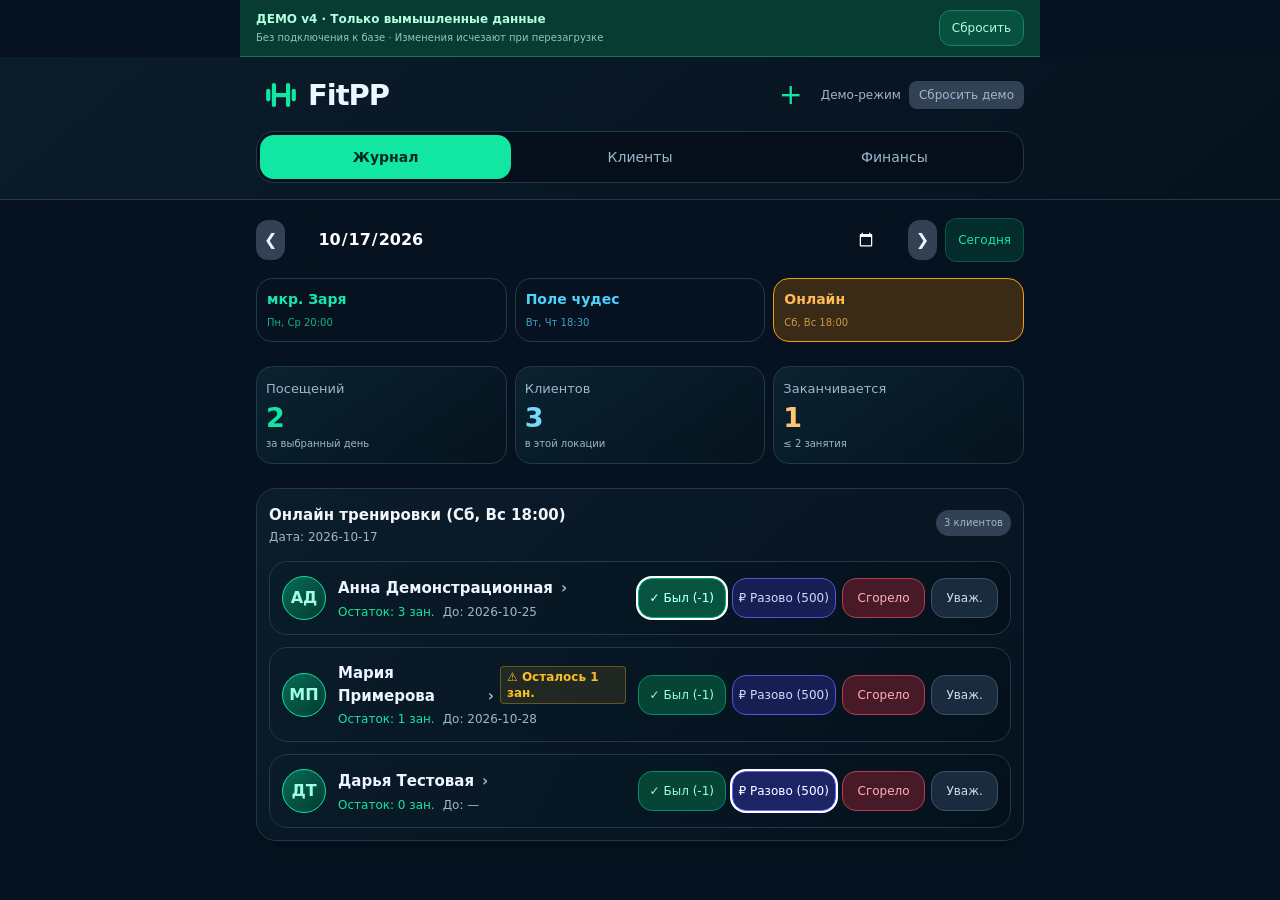
<file: demo/index.html>
<!DOCTYPE html>
<html lang="ru">
<head>
    <meta charset="UTF-8">
    <meta http-equiv="Content-Security-Policy" content="default-src 'none'; script-src 'unsafe-inline' 'unsafe-eval'; style-src 'unsafe-inline'; img-src data:; connect-src 'none'; worker-src 'none'; object-src 'none'; base-uri 'none'; form-action 'none'">
    <meta name="viewport" content="width=device-width, initial-scale=1.0">
    <title>FitPP — демоверсия v4</title>
    <!-- PWA Manifest & Meta -->
    <meta name="theme-color" content="#10b981">
    <!-- Tailwind CSS -->
    <!-- Offline demo: no backend SDK -->
    <!-- Alpine.js -->




<style>
*,:after,:before{--tw-border-spacing-x:0;--tw-border-spacing-y:0;--tw-translate-x:0;--tw-translate-y:0;--tw-rotate:0;--tw-skew-x:0;--tw-skew-y:0;--tw-scale-x:1;--tw-scale-y:1;--tw-pan-x: ;--tw-pan-y: ;--tw-pinch-zoom: ;--tw-scroll-snap-strictness:proximity;--tw-gradient-from-position: ;--tw-gradient-via-position: ;--tw-gradient-to-position: ;--tw-ordinal: ;--tw-slashed-zero: ;--tw-numeric-figure: ;--tw-numeric-spacing: ;--tw-numeric-fraction: ;--tw-ring-inset: ;--tw-ring-offset-width:0px;--tw-ring-offset-color:#fff;--tw-ring-color:rgba(59,130,246,.5);--tw-ring-offset-shadow:0 0 #0000;--tw-ring-shadow:0 0 #0000;--tw-shadow:0 0 #0000;--tw-shadow-colored:0 0 #0000;--tw-blur: ;--tw-brightness: ;--tw-contrast: ;--tw-grayscale: ;--tw-hue-rotate: ;--tw-invert: ;--tw-saturate: ;--tw-sepia: ;--tw-drop-shadow: ;--tw-backdrop-blur: ;--tw-backdrop-brightness: ;--tw-backdrop-contrast: ;--tw-backdrop-grayscale: ;--tw-backdrop-hue-rotate: ;--tw-backdrop-invert: ;--tw-backdrop-opacity: ;--tw-backdrop-saturate: ;--tw-backdrop-sepia: ;--tw-contain-size: ;--tw-contain-layout: ;--tw-contain-paint: ;--tw-contain-style: }::backdrop{--tw-border-spacing-x:0;--tw-border-spacing-y:0;--tw-translate-x:0;--tw-translate-y:0;--tw-rotate:0;--tw-skew-x:0;--tw-skew-y:0;--tw-scale-x:1;--tw-scale-y:1;--tw-pan-x: ;--tw-pan-y: ;--tw-pinch-zoom: ;--tw-scroll-snap-strictness:proximity;--tw-gradient-from-position: ;--tw-gradient-via-position: ;--tw-gradient-to-position: ;--tw-ordinal: ;--tw-slashed-zero: ;--tw-numeric-figure: ;--tw-numeric-spacing: ;--tw-numeric-fraction: ;--tw-ring-inset: ;--tw-ring-offset-width:0px;--tw-ring-offset-color:#fff;--tw-ring-color:rgba(59,130,246,.5);--tw-ring-offset-shadow:0 0 #0000;--tw-ring-shadow:0 0 #0000;--tw-shadow:0 0 #0000;--tw-shadow-colored:0 0 #0000;--tw-blur: ;--tw-brightness: ;--tw-contrast: ;--tw-grayscale: ;--tw-hue-rotate: ;--tw-invert: ;--tw-saturate: ;--tw-sepia: ;--tw-drop-shadow: ;--tw-backdrop-blur: ;--tw-backdrop-brightness: ;--tw-backdrop-contrast: ;--tw-backdrop-grayscale: ;--tw-backdrop-hue-rotate: ;--tw-backdrop-invert: ;--tw-backdrop-opacity: ;--tw-backdrop-saturate: ;--tw-backdrop-sepia: ;--tw-contain-size: ;--tw-contain-layout: ;--tw-contain-paint: ;--tw-contain-style: }/*! tailwindcss v3.4.19 | MIT License | https://tailwindcss.com*/*,:after,:before{box-sizing:border-box;border:0 solid #e5e7eb}:after,:before{--tw-content:""}:host,html{line-height:1.5;-webkit-text-size-adjust:100%;-moz-tab-size:4;-o-tab-size:4;tab-size:4;font-family:ui-sans-serif,system-ui,sans-serif,Apple Color Emoji,Segoe UI Emoji,Segoe UI Symbol,Noto Color Emoji;font-feature-settings:normal;font-variation-settings:normal;-webkit-tap-highlight-color:transparent}body{margin:0;line-height:inherit}hr{height:0;color:inherit;border-top-width:1px}abbr:where([title]){-webkit-text-decoration:underline dotted;text-decoration:underline dotted}h1,h2,h3,h4,h5,h6{font-size:inherit;font-weight:inherit}a{color:inherit;text-decoration:inherit}b,strong{font-weight:bolder}code,kbd,pre,samp{font-family:ui-monospace,SFMono-Regular,Menlo,Monaco,Consolas,Liberation Mono,Courier New,monospace;font-feature-settings:normal;font-variation-settings:normal;font-size:1em}small{font-size:80%}sub,sup{font-size:75%;line-height:0;position:relative;vertical-align:baseline}sub{bottom:-.25em}sup{top:-.5em}table{text-indent:0;border-color:inherit;border-collapse:collapse}button,input,optgroup,select,textarea{font-family:inherit;font-feature-settings:inherit;font-variation-settings:inherit;font-size:100%;font-weight:inherit;line-height:inherit;letter-spacing:inherit;color:inherit;margin:0;padding:0}button,select{text-transform:none}button,input:where([type=button]),input:where([type=reset]),input:where([type=submit]){-webkit-appearance:button;background-color:transparent;background-image:none}:-moz-focusring{outline:auto}:-moz-ui-invalid{box-shadow:none}progress{vertical-align:baseline}::-webkit-inner-spin-button,::-webkit-outer-spin-button{height:auto}[type=search]{-webkit-appearance:textfield;outline-offset:-2px}::-webkit-search-decoration{-webkit-appearance:none}::-webkit-file-upload-button{-webkit-appearance:button;font:inherit}summary{display:list-item}blockquote,dd,dl,figure,h1,h2,h3,h4,h5,h6,hr,p,pre{margin:0}fieldset{margin:0}fieldset,legend{padding:0}menu,ol,ul{list-style:none;margin:0;padding:0}dialog{padding:0}textarea{resize:vertical}input::-moz-placeholder,textarea::-moz-placeholder{opacity:1;color:#9ca3af}input::placeholder,textarea::placeholder{opacity:1;color:#9ca3af}[role=button],button{cursor:pointer}:disabled{cursor:default}audio,canvas,embed,iframe,img,object,svg,video{display:block;vertical-align:middle}img,video{max-width:100%;height:auto}[hidden]:where(:not([hidden=until-found])){display:none}.fixed{position:fixed}.sticky{position:sticky}.inset-0{inset:0}.top-0{top:0}.z-50{z-index:50}.mx-auto{margin-left:auto;margin-right:auto}.mb-1{margin-bottom:.25rem}.mb-2{margin-bottom:.5rem}.mb-4{margin-bottom:1rem}.ml-auto{margin-left:auto}.mt-1{margin-top:.25rem}.mt-3{margin-top:.75rem}.mt-4{margin-top:1rem}.block{display:block}.flex{display:flex}.grid{display:grid}.hidden{display:none}.max-h-40{max-height:10rem}.max-h-\[90vh\]{max-height:90vh}.min-h-screen{min-height:100vh}.w-full{width:100%}.max-w-4xl{max-width:56rem}.max-w-md{max-width:28rem}.grid-cols-1{grid-template-columns:repeat(1,minmax(0,1fr))}.flex-col{flex-direction:column}.flex-wrap{flex-wrap:wrap}.items-start{align-items:flex-start}.items-center{align-items:center}.justify-end{justify-content:flex-end}.justify-center{justify-content:center}.justify-between{justify-content:space-between}.gap-1{gap:.25rem}.gap-1\.5{gap:.375rem}.gap-2{gap:.5rem}.gap-3{gap:.75rem}.gap-4{gap:1rem}.space-x-1>:not([hidden])~:not([hidden]){--tw-space-x-reverse:0;margin-right:calc(.25rem*var(--tw-space-x-reverse));margin-left:calc(.25rem*(1 - var(--tw-space-x-reverse)))}.space-x-2>:not([hidden])~:not([hidden]){--tw-space-x-reverse:0;margin-right:calc(.5rem*var(--tw-space-x-reverse));margin-left:calc(.5rem*(1 - var(--tw-space-x-reverse)))}.space-x-3>:not([hidden])~:not([hidden]){--tw-space-x-reverse:0;margin-right:calc(.75rem*var(--tw-space-x-reverse));margin-left:calc(.75rem*(1 - var(--tw-space-x-reverse)))}.space-y-1\.5>:not([hidden])~:not([hidden]){--tw-space-y-reverse:0;margin-top:calc(.375rem*(1 - var(--tw-space-y-reverse)));margin-bottom:calc(.375rem*var(--tw-space-y-reverse))}.space-y-2>:not([hidden])~:not([hidden]){--tw-space-y-reverse:0;margin-top:calc(.5rem*(1 - var(--tw-space-y-reverse)));margin-bottom:calc(.5rem*var(--tw-space-y-reverse))}.space-y-3>:not([hidden])~:not([hidden]){--tw-space-y-reverse:0;margin-top:calc(.75rem*(1 - var(--tw-space-y-reverse)));margin-bottom:calc(.75rem*var(--tw-space-y-reverse))}.space-y-4>:not([hidden])~:not([hidden]){--tw-space-y-reverse:0;margin-top:calc(1rem*(1 - var(--tw-space-y-reverse)));margin-bottom:calc(1rem*var(--tw-space-y-reverse))}.space-y-6>:not([hidden])~:not([hidden]){--tw-space-y-reverse:0;margin-top:calc(1.5rem*(1 - var(--tw-space-y-reverse)));margin-bottom:calc(1.5rem*var(--tw-space-y-reverse))}.overflow-y-auto{overflow-y:auto}.rounded{border-radius:.25rem}.rounded-2xl{border-radius:1rem}.rounded-full{border-radius:9999px}.rounded-lg{border-radius:.5rem}.rounded-xl{border-radius:.75rem}.border{border-width:1px}.border-b{border-bottom-width:1px}.border-l{border-left-width:1px}.border-t{border-top-width:1px}.border-amber-400\/30{border-color:rgba(251,191,36,.3)}.border-amber-500{--tw-border-opacity:1;border-color:rgb(245 158 11/var(--tw-border-opacity,1))}.border-amber-500\/30{border-color:rgba(245,158,11,.3)}.border-emerald-500{--tw-border-opacity:1;border-color:rgb(16 185 129/var(--tw-border-opacity,1))}.border-emerald-500\/30{border-color:rgba(16,185,129,.3)}.border-indigo-500{--tw-border-opacity:1;border-color:rgb(99 102 241/var(--tw-border-opacity,1))}.border-rose-500\/20{border-color:rgba(244,63,94,.2)}.border-slate-600{--tw-border-opacity:1;border-color:rgb(71 85 105/var(--tw-border-opacity,1))}.border-slate-700{--tw-border-opacity:1;border-color:rgb(51 65 85/var(--tw-border-opacity,1))}.border-slate-700\/60{border-color:rgba(51,65,85,.6)}.bg-amber-400\/10{background-color:rgba(251,191,36,.1)}.bg-amber-600{--tw-bg-opacity:1;background-color:rgb(217 119 6/var(--tw-bg-opacity,1))}.bg-amber-600\/20{background-color:rgba(217,119,6,.2)}.bg-black\/70{background-color:rgba(0,0,0,.7)}.bg-blue-600{--tw-bg-opacity:1;background-color:rgb(37 99 235/var(--tw-bg-opacity,1))}.bg-blue-600\/20{background-color:rgba(37,99,235,.2)}.bg-emerald-600{--tw-bg-opacity:1;background-color:rgb(5 150 105/var(--tw-bg-opacity,1))}.bg-emerald-600\/20{background-color:rgba(5,150,105,.2)}.bg-indigo-600{--tw-bg-opacity:1;background-color:rgb(79 70 229/var(--tw-bg-opacity,1))}.bg-rose-500\/10{background-color:rgba(244,63,94,.1)}.bg-rose-600{--tw-bg-opacity:1;background-color:rgb(225 29 72/var(--tw-bg-opacity,1))}.bg-rose-600\/20{background-color:rgba(225,29,72,.2)}.bg-slate-700{--tw-bg-opacity:1;background-color:rgb(51 65 85/var(--tw-bg-opacity,1))}.bg-slate-800{--tw-bg-opacity:1;background-color:rgb(30 41 59/var(--tw-bg-opacity,1))}.bg-slate-900{--tw-bg-opacity:1;background-color:rgb(15 23 42/var(--tw-bg-opacity,1))}.bg-gradient-to-r{background-image:linear-gradient(to right,var(--tw-gradient-stops))}.from-emerald-400{--tw-gradient-from:#34d399 var(--tw-gradient-from-position);--tw-gradient-to:rgba(52,211,153,0) var(--tw-gradient-to-position);--tw-gradient-stops:var(--tw-gradient-from),var(--tw-gradient-to)}.to-teal-300{--tw-gradient-to:#5eead4 var(--tw-gradient-to-position)}.bg-clip-text{-webkit-background-clip:text;background-clip:text}.p-2{padding:.5rem}.p-2\.5{padding:.625rem}.p-3\.5{padding:.875rem}.p-4{padding:1rem}.p-6{padding:1.5rem}.px-1\.5{padding-left:.375rem;padding-right:.375rem}.px-2{padding-left:.5rem;padding-right:.5rem}.px-2\.5{padding-left:.625rem;padding-right:.625rem}.px-3{padding-left:.75rem;padding-right:.75rem}.px-4{padding-left:1rem;padding-right:1rem}.py-0\.5{padding-top:.125rem;padding-bottom:.125rem}.py-1{padding-top:.25rem;padding-bottom:.25rem}.py-1\.5{padding-top:.375rem;padding-bottom:.375rem}.py-2{padding-top:.5rem;padding-bottom:.5rem}.py-2\.5{padding-top:.625rem;padding-bottom:.625rem}.py-3{padding-top:.75rem;padding-bottom:.75rem}.py-6{padding-top:1.5rem;padding-bottom:1.5rem}.pb-24{padding-bottom:6rem}.pb-3{padding-bottom:.75rem}.pl-2{padding-left:.5rem}.pr-1{padding-right:.25rem}.pt-2{padding-top:.5rem}.pt-3{padding-top:.75rem}.text-left{text-align:left}.text-center{text-align:center}.font-sans{font-family:ui-sans-serif,system-ui,sans-serif,Apple Color Emoji,Segoe UI Emoji,Segoe UI Symbol,Noto Color Emoji}.text-2xl{font-size:1.5rem;line-height:2rem}.text-lg{font-size:1.125rem;line-height:1.75rem}.text-sm{font-size:.875rem;line-height:1.25rem}.text-xl{font-size:1.25rem;line-height:1.75rem}.text-xs{font-size:.75rem;line-height:1rem}.font-bold{font-weight:700}.font-medium{font-weight:500}.font-semibold{font-weight:600}.tracking-wide{letter-spacing:.025em}.text-amber-200{--tw-text-opacity:1;color:rgb(253 230 138/var(--tw-text-opacity,1))}.text-amber-400{--tw-text-opacity:1;color:rgb(251 191 36/var(--tw-text-opacity,1))}.text-blue-400{--tw-text-opacity:1;color:rgb(96 165 250/var(--tw-text-opacity,1))}.text-emerald-400{--tw-text-opacity:1;color:rgb(52 211 153/var(--tw-text-opacity,1))}.text-emerald-600{--tw-text-opacity:1;color:rgb(5 150 105/var(--tw-text-opacity,1))}.text-rose-400{--tw-text-opacity:1;color:rgb(251 113 133/var(--tw-text-opacity,1))}.text-slate-100{--tw-text-opacity:1;color:rgb(241 245 249/var(--tw-text-opacity,1))}.text-slate-300{--tw-text-opacity:1;color:rgb(203 213 225/var(--tw-text-opacity,1))}.text-slate-400{--tw-text-opacity:1;color:rgb(148 163 184/var(--tw-text-opacity,1))}.text-teal-300{--tw-text-opacity:1;color:rgb(94 234 212/var(--tw-text-opacity,1))}.text-transparent{color:transparent}.text-white{--tw-text-opacity:1;color:rgb(255 255 255/var(--tw-text-opacity,1))}.antialiased{-webkit-font-smoothing:antialiased;-moz-osx-font-smoothing:grayscale}.opacity-75{opacity:.75}.shadow{--tw-shadow:0 1px 3px 0 rgba(0,0,0,.1),0 1px 2px -1px rgba(0,0,0,.1);--tw-shadow-colored:0 1px 3px 0 var(--tw-shadow-color),0 1px 2px -1px var(--tw-shadow-color)}.shadow,.shadow-2xl{box-shadow:var(--tw-ring-offset-shadow,0 0 #0000),var(--tw-ring-shadow,0 0 #0000),var(--tw-shadow)}.shadow-2xl{--tw-shadow:0 25px 50px -12px rgba(0,0,0,.25);--tw-shadow-colored:0 25px 50px -12px var(--tw-shadow-color)}.shadow-lg{--tw-shadow:0 10px 15px -3px rgba(0,0,0,.1),0 4px 6px -4px rgba(0,0,0,.1);--tw-shadow-colored:0 10px 15px -3px var(--tw-shadow-color),0 4px 6px -4px var(--tw-shadow-color);box-shadow:var(--tw-ring-offset-shadow,0 0 #0000),var(--tw-ring-shadow,0 0 #0000),var(--tw-shadow)}.filter{filter:var(--tw-blur) var(--tw-brightness) var(--tw-contrast) var(--tw-grayscale) var(--tw-hue-rotate) var(--tw-invert) var(--tw-saturate) var(--tw-sepia) var(--tw-drop-shadow)}.transition{transition-property:color,background-color,border-color,text-decoration-color,fill,stroke,opacity,box-shadow,transform,filter,-webkit-backdrop-filter;transition-property:color,background-color,border-color,text-decoration-color,fill,stroke,opacity,box-shadow,transform,filter,backdrop-filter;transition-property:color,background-color,border-color,text-decoration-color,fill,stroke,opacity,box-shadow,transform,filter,backdrop-filter,-webkit-backdrop-filter;transition-timing-function:cubic-bezier(.4,0,.2,1);transition-duration:.15s}.hover\:bg-emerald-500:hover{--tw-bg-opacity:1;background-color:rgb(16 185 129/var(--tw-bg-opacity,1))}.hover\:bg-emerald-600\/30:hover{background-color:rgba(5,150,105,.3)}.hover\:bg-rose-500:hover{--tw-bg-opacity:1;background-color:rgb(244 63 94/var(--tw-bg-opacity,1))}.hover\:bg-slate-600:hover{--tw-bg-opacity:1;background-color:rgb(71 85 105/var(--tw-bg-opacity,1))}.hover\:bg-slate-700:hover{--tw-bg-opacity:1;background-color:rgb(51 65 85/var(--tw-bg-opacity,1))}.hover\:text-white:hover{--tw-text-opacity:1;color:rgb(255 255 255/var(--tw-text-opacity,1))}.focus\:border-emerald-500:focus{--tw-border-opacity:1;border-color:rgb(16 185 129/var(--tw-border-opacity,1))}.focus\:outline-none:focus{outline:2px solid transparent;outline-offset:2px}@media (min-width:640px){.sm\:inline{display:inline}.sm\:w-auto{width:auto}.sm\:grid-cols-3{grid-template-columns:repeat(3,minmax(0,1fr))}.sm\:flex-row{flex-direction:row}.sm\:items-center{align-items:center}.sm\:space-x-2>:not([hidden])~:not([hidden]){--tw-space-x-reverse:0;margin-right:calc(.5rem*var(--tw-space-x-reverse));margin-left:calc(.5rem*(1 - var(--tw-space-x-reverse)))}}@media (min-width:768px){.md\:grid-cols-2{grid-template-columns:repeat(2,minmax(0,1fr))}}
:root {
  color-scheme: dark;
  --bg: #030d17;
  --panel: #081827;
  --border: #20394b;
  --green: #12e7a1;
  --muted: #9db6ca;
}

* {
  box-sizing: border-box;
}
body {
  margin: 0;
  background:
    radial-gradient(ellipse at 50% 0, #102738 0, transparent 65%), var(--bg) !important;
  color: #edf5ff;
  font-family:
    Inter,
    system-ui,
    -apple-system,
    sans-serif;
}
button,
input,
select {
  font: inherit;
}
button {
  cursor: pointer;
  touch-action: manipulation;
}
button:focus-visible,
a:focus-visible,
input:focus-visible,
select:focus-visible {
  outline: 2px solid var(--green);
  outline-offset: 3px;
}
button {
  transition:
    background 0.18s,
    transform 0.18s;
}
button:active {
  transform: scale(0.97);
}
[x-cloak] {
  display: none !important;
}

header {
  background: #05111def !important;
  border-color: var(--border) !important;
  backdrop-filter: blur(18px);
}
header > div {
  display: grid !important;
  grid-template-columns: 1fr auto;
  gap: 14px !important;
  padding: 16px !important;
}
header h1 {
  font-size: 29px !important;
  letter-spacing: -1px !important;
  color: #ecf6ff !important;
  background: none !important;
}
header h1::before {
  content: "▥";
  color: var(--green);
  margin-right: 10px;
}
header nav {
  grid-column: 1/-1;
  grid-row: 2;
  display: grid;
  grid-template-columns: repeat(3, 1fr);
  gap: 3px !important;
  padding: 3px;
  border: 1px solid var(--border);
  border-radius: 18px;
  background: #040f1b;
}
header nav button {
  min-height: 44px;
  border-radius: 14px !important;
  font-size: 14px !important;
}
header nav button.bg-emerald-600 {
  background: var(--green) !important;
  color: #002a20 !important;
  font-weight: 700;
}
header > div > div:last-child {
  border: 0 !important;
  padding: 0 !important;
  justify-self: end;
}
.auth-banner {
  font-size: 11px !important;
  padding: 8px 16px !important;
  background: #122023 !important;
  color: var(--muted);
}
.auth-banner span {
  color: var(--muted) !important;
}
.auth-banner button {
  flex-shrink: 0;
  margin-left: 10px;
}
.auth-banner button span {
  color: var(--green) !important;
}

main {
  max-width: 800px !important;
  padding: 18px 16px 110px !important;
}
main > div {
  gap: 16px;
}
.bg-slate-800 {
  background: linear-gradient(140deg, #0b1c2b, #06121e) !important;
}
.bg-slate-900 {
  background: #06121f !important;
}
.border-slate-700,
.border-slate-700\/60 {
  border-color: var(--border) !important;
}
.text-slate-400,
.text-slate-300 {
  color: var(--muted) !important;
}
.text-emerald-400 {
  color: var(--green) !important;
}
.bg-emerald-600 {
  background: #09bd88 !important;
}
.rounded-2xl {
  border-radius: 20px !important;
}
input,
select {
  min-height: 44px !important;
  background: #06121e !important;
  border-color: var(--border) !important;
}
input[type="checkbox"] {
  min-height: 20px !important;
  accent-color: var(--green);
}

.date-location {
  padding: 0 !important;
  border: 0 !important;
  background: none !important;
  box-shadow: none !important;
}
.date-location > div:first-child {
  display: flex !important;
  flex-direction: row !important;
  gap: 8px !important;
}
.date-location > div:first-child > div {
  gap: 8px !important;
  flex: 1;
  min-width: 0;
}
.date-location input {
  width: 100%;
  border: 0 !important;
  font-size: 16px !important;
}
.date-location .text-center {
  flex: 1;
  min-width: 0;
}
.date-location .text-center > span {
  display: none;
}
.date-location > div:first-child > button {
  min-height: 44px;
}
.date-location > div:last-child > span {
  display: none;
}
.location-switch {
  display: grid !important;
  grid-template-columns: repeat(3, minmax(0, 1fr)) !important;
  gap: 8px !important;
}
.location-switch button {
  min-width: 0;
  display: flex;
  flex-direction: column;
  align-items: flex-start;
  gap: 5px;
  min-height: 64px;
  border-radius: 16px !important;
  padding: 10px !important;
}
.location-switch button > span:first-child {
  font-weight: 700;
  font-size: 12px;
}
.location-switch button > span:last-child {
  font-size: 10px;
}
.location-switch button:first-child {
  color: #15e7ae !important;
}
.location-switch button:nth-child(2) {
  color: #4ed3ff !important;
}
.location-switch button:nth-child(3) {
  color: #ffbb54 !important;
}
.location-switch button.bg-emerald-600 {
  background: #053c32 !important;
}
.location-switch button.bg-indigo-600 {
  background: #10344a !important;
}
.location-switch button.bg-amber-600 {
  background: #3a2b17 !important;
}

.summary {
  display: grid;
  grid-template-columns: repeat(3, minmax(0, 1fr));
  gap: 8px;
  margin: 16px 0;
}
.summary > div {
  padding: 13px 10px;
  border: 1px solid var(--border);
  border-radius: 16px;
  background: linear-gradient(145deg, #0b2230, #05131e);
}
.summary span {
  display: block;
  font-size: 11px;
  color: var(--muted);
}
.summary strong {
  font-size: 27px;
  color: var(--green);
  line-height: 1.4;
}
.summary > div:nth-child(2) strong {
  color: #74d9ff;
}
.summary > div:nth-child(3) strong {
  color: #ffc570;
}

.journal-panel {
  padding: 12px !important;
}
.journal-panel h2 {
  font-size: 15px !important;
}
.journal-panel > div:first-child {
  gap: 8px;
}
.journal-panel > div:first-child > span {
  white-space: nowrap;
  padding: 5px 8px;
  font-size: 10px;
}
.client-row {
  display: grid !important;
  grid-template-columns: 1fr !important;
  gap: 12px !important;
  padding: 14px 12px !important;
  border-radius: 18px !important;
  background: linear-gradient(120deg, #0a1b29, #04111d) !important;
}
.client-heading {
  display: flex;
  align-items: center;
  gap: 12px;
  min-width: 0;
}
.avatar {
  width: 44px;
  height: 44px;
  border-radius: 50%;
  display: flex;
  align-items: center;
  justify-content: center;
  flex-shrink: 0;
  background: linear-gradient(135deg, #086b54, #033b32);
  border: 1px solid #0ce5a0;
  color: #a0ffe0;
  font-size: 16px;
  font-weight: 700;
}
.client-heading > div:last-child {
  min-width: 0;
  flex: 1;
}
.client-name {
  display: block;
  text-align: left;
  font-size: 15px;
  font-weight: 700;
  color: #edf5ff;
  background: none;
  border: 0;
  padding: 0;
  overflow-wrap: anywhere;
}
.client-name::after {
  content: "›";
  float: right;
  color: var(--muted);
  margin-left: 8px;
}
.attendance-actions {
  display: grid !important;
  grid-template-columns: 1.05fr 1.25fr 1fr 0.8fr;
  gap: 6px !important;
  width: 100% !important;
}
.attendance-actions button {
  min-height: 40px;
  padding: 6px 3px !important;
  font-size: 10px !important;
  border: 1px solid;
  border-radius: 14px !important;
  white-space: nowrap;
}
.attendance-actions button:nth-child(1) {
  color: #9affdf !important;
  background: #064535 !important;
  border-color: #008f68;
}
.attendance-actions button:nth-child(2) {
  color: #d3d9ff !important;
  background: #171e53 !important;
  border-color: #5654db;
}
.attendance-actions button:nth-child(3) {
  color: #ffb1b8 !important;
  background: #481a27 !important;
  border-color: #b43d50;
}
.attendance-actions button:nth-child(4) {
  color: #c8dfef !important;
  background: #1a2b3d !important;
  border-color: #39516a;
}
.attendance-actions button[aria-pressed="true"] {
  box-shadow: 0 0 0 2px #efffff;
  filter: brightness(1.2);
}

.empty-state {
  padding: 28px 16px;
  text-align: center;
  border: 1px dashed var(--border);
  border-radius: 16px;
  color: var(--muted);
  font-size: 13px;
}
.empty-state strong {
  display: block;
  color: #e3effa;
  margin-bottom: 6px;
}
.client-tile {
  padding: 18px !important;
}
.client-tile .client-heading {
  margin-bottom: 12px;
}
.bottom-nav {
  position: fixed;
  bottom: 0;
  left: 50%;
  transform: translateX(-50%);
  width: min(100%, 800px);
  display: grid;
  grid-template-columns: repeat(3, 1fr) 60px;
  padding: 10px 16px calc(10px + env(safe-area-inset-bottom));
  gap: 6px;
  background: #05131ff5;
  border: 1px solid var(--border);
  border-bottom: 0;
  border-radius: 24px 24px 0 0;
  z-index: 40;
  backdrop-filter: blur(20px);
}
.bottom-nav button {
  min-height: 48px;
  border: 0;
  background: none;
  color: var(--muted);
  font-size: 11px;
}
.bottom-nav button span {
  display: block;
  font-size: 21px;
  line-height: 1.3;
}
.bottom-nav button[aria-current="page"] {
  color: var(--green);
}
.bottom-nav button:last-child {
  border-radius: 18px;
  background: var(--green);
  color: #002c22;
  font-size: 32px;
}

.fixed.inset-0 {
  backdrop-filter: blur(8px);
}
.fixed.inset-0 > div {
  border-color: var(--border) !important;
}
.client-detail {
  position: fixed;
  inset: 0;
  background: var(--bg);
  z-index: 45;
  overflow-y: auto;
}
.detail-shell {
  max-width: 700px;
  margin: auto;
  padding: 20px 16px calc(30px + env(safe-area-inset-bottom));
}
.detail-top {
  display: flex;
  align-items: center;
  gap: 16px;
  margin-bottom: 22px;
  font-size: 20px;
  font-weight: 700;
}
.detail-top button {
  min-width: 44px;
  min-height: 44px;
  background: none;
  border: 0;
  color: #b4f9e3;
  font-size: 30px;
}
.detail-card {
  border: 1px solid var(--border);
  border-radius: 22px;
  padding: 20px;
  background: linear-gradient(140deg, #0a1d2d, #05121e);
  margin-bottom: 14px;
}
.detail-card h2 {
  font-size: 23px;
  font-weight: 700;
}
.detail-card .avatar {
  width: 62px;
  height: 62px;
  font-size: 23px;
}
.detail-card p {
  font-size: 14px;
  color: var(--muted);
  margin-top: 8px;
}
.detail-stats {
  display: grid;
  grid-template-columns: 1fr 1fr;
  gap: 16px;
}
.detail-stats > div + div {
  border-left: 1px solid var(--border);
  padding-left: 16px;
}
.detail-stats strong {
  display: block;
  color: var(--green);
  font-size: 36px;
}
.detail-stats span {
  font-size: 13px;
  color: var(--muted);
}
.detail-tabs {
  display: grid;
  grid-template-columns: repeat(3, 1fr);
  border: 1px solid var(--border);
  border-radius: 22px;
  padding: 4px;
  margin: 20px 0;
}
.detail-tabs button {
  border: 0;
  border-radius: 18px;
  padding: 12px 2px;
  background: none;
  color: var(--muted);
  font-size: 12px;
}
.detail-tabs button[aria-selected="true"] {
  background: var(--green);
  color: #002c22;
  font-weight: 700;
}
.history-row {
  display: flex;
  justify-content: space-between;
  align-items: center;
  gap: 12px;
  padding: 16px 12px;
  border: 1px solid var(--border);
  border-radius: 16px;
  margin-top: 8px;
  font-size: 13px;
}
.detail-edit {
  width: 100%;
  min-height: 50px;
  border: 0;
  border-radius: 18px;
  background: var(--green);
  color: #002c22;
  font-weight: 700;
  margin-top: 12px;
}
.detail-phone {
  color: #c4e3f4;
}
.detail-phone:hover {
  color: var(--green);
}

@media (min-width: 640px) {
  header > div {
    max-width: 800px !important;
  }
  .attendance-actions button {
    font-size: 12px !important;
  }
  .location-switch button > span:first-child {
    font-size: 14px;
  }
  .client-row {
    grid-template-columns: 1fr auto !important;
  }
  .attendance-actions {
    width: 360px !important;
  }
  .summary > div {
    padding: 16px;
  }
  .summary span {
    font-size: 13px;
  }
}

@media (prefers-reduced-motion: reduce) {
  * {
    transition: none !important;
    scroll-behavior: auto !important;
  }
}

.icon-sprite {
  position: absolute;
  width: 0;
  height: 0;
  overflow: hidden;
}
.brand-icon,
.nav-icon {
  fill: none;
  stroke: currentColor;
  stroke-width: 1.8;
  stroke-linecap: round;
  stroke-linejoin: round;
}
header h1 {
  display: flex;
  align-items: center;
  gap: 10px;
}
header h1::before {
  content: none;
}
.brand-icon {
  width: 34px;
  height: 34px;
  color: var(--green);
  stroke-width: 3;
}
.nav-icon {
  width: 24px;
  height: 24px;
  margin: 0 auto 3px;
}
header nav button {
  margin: 0 !important;
}
.summary span:last-child {
  font-size: 10px;
}
.summary > div {
  padding: 12px 9px;
}

/* Compact client list: readable metadata and 44px touch targets. */
.client-grid { gap: 10px !important; }
.client-tile { padding: 12px !important; }
.client-tile-top { display: grid; grid-template-columns: 36px minmax(0, 1fr) auto; align-items: center; gap: 9px; }
.client-tile .avatar { width: 36px; height: 36px; font-size: 14px; }
.client-tile-identity { min-width: 0; }
.client-tile .client-name { min-height: 44px; width: 100%; font-size: 15px; line-height: 1.3; display: flex; align-items: center; }
.client-tile .client-name::after { margin-left: auto; padding-left: 6px; }
.client-phone { margin: -2px 0 0; color: var(--muted); font-size: 13px; line-height: 1.4; overflow-wrap: anywhere; }
.client-action { min-height: 44px; padding: 8px 10px; border: 1px solid var(--border); border-radius: 12px; background: #102537; color: #c4dbea; font-size: 13px; line-height: 1.2; white-space: nowrap; }
.client-action:hover { background: #19394b; }
.client-tile-footer { display: flex; align-items: center; justify-content: space-between; gap: 10px; border-top: 1px solid var(--border); margin-top: 8px; padding-top: 8px; }
.client-subscription { display: flex; flex-wrap: wrap; gap: 2px 10px; min-width: 0; font-size: 13px; line-height: 1.5; }
.client-balance { color: var(--green); font-weight: 600; }
.client-expiry { color: var(--muted); }
.client-sell { color: var(--green); background: #073329; border-color: #14634d; }
@media (max-width: 767px) {
  header nav { display: none !important; }
  header > div { gap: 0 !important; padding: 10px 16px !important; }
  header > div > div:last-child button { min-height: 44px; }
}
@media (min-width: 768px) {
  .bottom-nav { display: none; }
  main { padding-bottom: 32px !important; }
}

/* Mobile first: upper navigation stays hidden unless the desktop breakpoint matches. */
header .desktop-nav { display: none !important; }
@media (min-width: 768px) {
  header .desktop-nav { display: grid !important; }
}
@media (max-width: 767px) {
  header > div { grid-template-rows: auto; row-gap: 0 !important; }
  main { padding-top: 12px !important; }
}

.client-list .client-grid { margin-top: 0; }
.finance-toolbar { display: flex; flex-direction: column; align-items: flex-start; gap: 10px; }
.finance-toolbar h2 { font-size: 16px; }
.month-switcher { display: grid; grid-template-columns: 44px minmax(0, 1fr) 44px; gap: 2px; padding: 2px; width: 100%; max-width: 300px; }
.month-switcher button { min-width: 44px; min-height: 44px; border-radius: 10px; }
.month-switcher span { white-space: nowrap; align-self: center; text-align: center; font-size: 14px; line-height: 1.4; }
.desktop-add { display: none; }
@media (min-width: 768px) {
  .finance-toolbar { flex-direction: row; align-items: center; justify-content: space-between; }
  .month-switcher { width: 260px; flex-shrink: 0; }
  .desktop-add { display: inline-flex; align-items: center; justify-content: center; min-width: 44px; min-height: 44px; color: var(--green); font-size: 28px; }
}

.demo-note{max-width:800px;margin:auto;display:flex;align-items:center;justify-content:space-between;gap:12px;padding:10px 16px;background:#063c32;border-bottom:1px solid #117659;font-size:12px;color:#b0ffe3}.demo-note strong{display:block}.demo-note button{flex-shrink:0;padding:8px 12px;border:1px solid #16876a;border-radius:12px;background:#07513f}.demo-note small{color:#88cbb7;font-size:10px}</style>
</head>
<body class="bg-slate-900 text-slate-100 min-h-screen font-sans antialiased" x-data="trainerApp()" x-init="init()">

    <svg xmlns="http://www.w3.org/2000/svg" class="icon-sprite" aria-hidden="true"><defs>
      <symbol id="icon-barbell" viewBox="0 0 24 24"><path d="M3 9v6m4-10v14m10-14v14m4-10v6M7 12h10"/></symbol>
      <symbol id="icon-calendar" viewBox="0 0 24 24"><rect x="4" y="5" width="16" height="16" rx="3"/><path d="M8 3v4m8-4v4M4 10h16m-12 4h1m3 0h1m3 0h1m-9 3h1m3 0h1"/></symbol>
      <symbol id="icon-users" viewBox="0 0 24 24"><circle cx="10" cy="7" r="4"/><path d="M3 21v-3a7 7 0 0 1 14 0v3Zm15-17a4 4 0 0 1 0 8m2 3a6 6 0 0 1 2 6"/></symbol>
      <symbol id="icon-wallet" viewBox="0 0 24 24"><rect x="3" y="4" width="18" height="17" rx="4"/><path d="M3 9h18m-6 4h6m-6 4h2"/></symbol>
    </defs></svg>
    <!-- Header -->
    <!-- Auth Banner -->
    <aside class="demo-note"><div><strong>ДЕМО v4 · Только вымышленные данные</strong><small>Без подключения к базе · Изменения исчезают при перезагрузке</small></div><button @click="resetDemo()">Сбросить</button></aside>
    <header class="bg-slate-800 border-b border-slate-700 sticky top-0 z-30">
        <div class="max-w-4xl mx-auto px-4 py-3 flex flex-col sm:flex-row justify-between items-center gap-3">
            <div class="flex items-center space-x-2">
                <span class="text-2xl"></span>
                <h1 class="text-xl font-bold tracking-wide bg-gradient-to-r from-emerald-400 to-teal-300 bg-clip-text text-transparent"><svg class="brand-icon" aria-hidden="true"><use href="#icon-barbell"/></svg>FitPP</h1>
            </div>
            <nav class="desktop-nav flex space-x-1 sm:space-x-2" aria-label="Навигация для больших экранов">
                <button @click="activeTab = 'journal'" :class="activeTab === 'journal' ? 'bg-emerald-600 text-white' : 'text-slate-300 hover:bg-slate-700'" class="px-3 py-1.5 rounded-lg text-sm font-medium transition">Журнал</button>
                <button @click="activeTab = 'clients'" :class="activeTab === 'clients' ? 'bg-emerald-600 text-white' : 'text-slate-300 hover:bg-slate-700'" class="px-3 py-1.5 rounded-lg text-sm font-medium transition">Клиенты</button>
                <button @click="activeTab = 'finances'" :class="activeTab === 'finances' ? 'bg-emerald-600 text-white' : 'text-slate-300 hover:bg-slate-700'" class="px-3 py-1.5 rounded-lg text-sm font-medium transition">Финансы</button>
            </nav>
            <div class="flex items-center space-x-2 pl-2 border-l border-slate-700">
                <button class="desktop-add" @click="openClientModal()" aria-label="Добавить клиента">+</button>
                <template x-if="currentUser">
                    <div class="flex items-center space-x-2">
                        <span class="text-xs text-slate-300 hidden sm:inline" x-text="currentUser.displayName || currentUser.email"></span>
                        <button @click="resetDemo()" class="text-xs bg-slate-700 hover:bg-slate-600 text-slate-300 px-2.5 py-1.5 rounded-lg transition">Сбросить демо</button>
                    </div>
                </template>
            </div>
        </div>
    </header>
    <!-- Main Content -->
    <main class="max-w-4xl mx-auto px-4 py-6 pb-24">
        <!-- TAB 1: JOURNAL -->
        <div x-show="activeTab === 'journal'" class="space-y-6">
            <!-- Date & Location Selector -->
            <div class="date-location bg-slate-800 border border-slate-700 rounded-2xl p-4 shadow-lg">
                <div class="flex flex-col sm:flex-row justify-between items-center gap-4 mb-4">
                    <div class="flex items-center space-x-3">
                        <button aria-label="Предыдущий день" @click="changeDate(-1)" class="p-2 bg-slate-700 hover:bg-slate-600 rounded-xl transition">❮</button>
                        <div class="text-center">
                            <span class="text-xs text-slate-400 block">Дата тренировки</span>
                            <input type="date" aria-label="Дата тренировки" x-model="selectedDate" @change="updateLocationByDate()" class="bg-slate-900 border border-slate-600 text-white px-3 py-1 rounded-lg text-sm font-semibold focus:outline-none focus:border-emerald-500">
                        </div>
                        <button aria-label="Следующий день" @click="changeDate(1)" class="p-2 bg-slate-700 hover:bg-slate-600 rounded-xl transition">❯</button>
                    </div>
                    <button @click="setToday()" class="text-xs bg-emerald-600/20 text-emerald-400 border border-emerald-500/30 px-3 py-1.5 rounded-xl hover:bg-emerald-600/30 transition">Сегодня</button>
                </div>
                <!-- Location Auto-Detector & Manual Switch -->
                <div>
                    <span class="text-xs text-slate-400 block mb-2">Локация:</span>
                    <div class="location-switch grid grid-cols-1 sm:grid-cols-3 gap-2">
                        <button @click="currentLocation = 'zarya'" :class="currentLocation === 'zarya' ? 'bg-emerald-600 text-white border-emerald-500' : 'bg-slate-900 text-slate-300 border-slate-700 hover:bg-slate-700'" class="border p-2.5 rounded-xl text-sm font-medium text-left transition flex justify-between items-center">
                            <span>мкр. Заря</span>
                            <span class="text-xs opacity-75">Пн, Ср 20:00</span>
                        </button>
                        <button @click="currentLocation = 'pole'" :class="currentLocation === 'pole' ? 'bg-indigo-600 text-white border-indigo-500' : 'bg-slate-900 text-slate-300 border-slate-700 hover:bg-slate-700'" class="border p-2.5 rounded-xl text-sm font-medium text-left transition flex justify-between items-center">
                            <span>Поле чудес</span>
                            <span class="text-xs opacity-75">Вт, Чт 18:30</span>
                        </button>
                        <button @click="currentLocation = 'online'" :class="currentLocation === 'online' ? 'bg-amber-600 text-white border-amber-500' : 'bg-slate-900 text-slate-300 border-slate-700 hover:bg-slate-700'" class="border p-2.5 rounded-xl text-sm font-medium text-left transition flex justify-between items-center">
                            <span>Онлайн</span>
                            <span class="text-xs opacity-75">Сб, Вс 18:00</span>
                        </button>
                    </div>
                </div>
            </div>
            <div class="summary" aria-label="Сводка выбранного дня">
                <div><span>Посещений</span><strong x-text="getClientsForLocation().filter(c => ['attended','razov'].includes(getAttendanceStatus(c.id))).length"></strong><span>за выбранный день</span></div>
                <div><span>Клиентов</span><strong x-text="getClientsForLocation().length"></strong><span>в этой локации</span></div>
                <div><span>Заканчивается</span><strong x-text="getClientsForLocation().filter(c => { const sub = getClientActiveSubscription(c); return sub && sub.left > 0 && sub.left <= 2; }).length"></strong><span>≤ 2 занятия</span></div>
            </div>
            <!-- Attendance List -->
            <div class="journal-panel bg-slate-800 border border-slate-700 rounded-2xl p-4 shadow-lg">
                <div class="flex justify-between items-center mb-4">
                    <div>
                        <h2 class="text-lg font-bold" x-text="getLocationTitle()"></h2>
                        <p class="text-xs text-slate-400" x-text="getLocationSchedule()"></p>
                    </div>
                    <span class="text-xs bg-slate-700 px-3 py-1 rounded-full text-slate-300" x-text="getClientsForLocation().length + ' клиентов'"></span>
                </div>
                <div x-show="getClientsForLocation().length === 0" class="empty-state"><strong>Пока нет клиентов</strong>Добавьте клиента и выберите для него эту локацию.<br><button @click="openClientModal()" class="text-emerald-400 mt-3">+ Добавить клиента</button></div>
                <div class="space-y-3">
                    <template x-for="client in getClientsForLocation()" :key="client.id">
                        <div class="client-row bg-slate-900 border border-slate-700/60 p-3.5 rounded-xl flex flex-col sm:flex-row justify-between items-start sm:items-center gap-3">
                            <div class="client-heading">
                                <span class="avatar" aria-hidden="true" x-text="getInitials(client.name)"></span><div>
<div class="flex items-center gap-1.5">
    <button class="client-name" @click="openClientDetail(client)" x-text="client.name"></button>
    <span x-show="(getClientActiveSubscription(client)?.left ?? 0) === 1" class="text-amber-400 text-xs font-semibold bg-amber-400/10 border border-amber-400/30 px-1.5 py-0.5 rounded flex items-center gap-1" title="Осталось 1 занятие">
        ⚠️ Осталось 1 зан.
    </span>
</div>
                                <div class="flex items-center space-x-2 text-xs mt-1">
                                    <span class="text-emerald-400 font-medium" x-text="'Остаток: ' + (getClientActiveSubscription(client)?.left ?? 0) + ' зан.'"></span>
                                    <span class="text-slate-400" x-text="'До: ' + (getClientActiveSubscription(client)?.expires || '—')"></span>
                                </div>
                            </div>
                            </div>
                            <div class="attendance-actions flex flex-wrap items-center gap-1.5 w-full sm:w-auto">
                                <button @click="markAttendance(client.id, 'attended')" :aria-pressed="getAttendanceStatus(client.id) === 'attended'" :class="getAttendanceStatus(client.id) === 'attended' ? 'bg-emerald-600 text-white' : 'bg-slate-800 text-slate-300 hover:bg-slate-700'" class="px-2.5 py-1.5 rounded-lg text-xs font-medium transition">✓ Был (-1)</button>
                                <button @click="markAttendance(client.id, 'razov')" :aria-pressed="getAttendanceStatus(client.id) === 'razov'" :class="getAttendanceStatus(client.id) === 'razov' ? 'bg-blue-600 text-white' : 'bg-slate-800 text-slate-300 hover:bg-slate-700'" class="px-2.5 py-1.5 rounded-lg text-xs font-medium transition" x-text="'₽ Разово (' + getRazovPrice() + ')'"></button>
                                <button @click="markAttendance(client.id, 'missed')" :aria-pressed="getAttendanceStatus(client.id) === 'missed'" :class="getAttendanceStatus(client.id) === 'missed' ? 'bg-rose-600 text-white' : 'bg-slate-800 text-slate-300 hover:bg-slate-700'" class="px-2.5 py-1.5 rounded-lg text-xs font-medium transition">Сгорело</button>
                                <button @click="markAttendance(client.id, 'excused')" :aria-pressed="getAttendanceStatus(client.id) === 'excused'" :class="getAttendanceStatus(client.id) === 'excused' ? 'bg-amber-600 text-white' : 'bg-slate-800 text-slate-300 hover:bg-slate-700'" class="px-2.5 py-1.5 rounded-lg text-xs font-medium transition">Уваж.</button>
                            </div>
                        </div>
                    </template>
                </div>
            </div>
        </div>
        <!-- TAB 2: CLIENTS -->
        <div x-show="activeTab === 'clients'" class="client-list">
            <div x-show="clients.length === 0" class="empty-state"><strong>Ваша команда начинается здесь</strong>Добавьте первого клиента, чтобы вести журнал тренировок.</div>
            <div class="client-grid grid grid-cols-1 md:grid-cols-2 gap-4">
                <template x-for="client in clients" :key="client.id">
                    <div class="client-tile bg-slate-800 border border-slate-700 rounded-2xl">
                        <div class="client-tile-top">
                            <span class="avatar" aria-hidden="true" x-text="getInitials(client.name)"></span>
                            <div class="client-tile-identity">
                                <button class="client-name" @click="openClientDetail(client)" x-text="client.name"></button>
                                <p class="client-phone" x-text="client.phone || 'Телефон не указан'"></p>
                            </div>
                            <button class="client-action" @click="editClient(client)">Изменить</button>
                        </div>
                        <div class="client-tile-footer">
                            <div class="client-subscription">
                                <span class="client-balance" x-text="'Остаток: ' + (getClientActiveSubscription(client)?.left ?? 0) + ' зан.'"></span>
                                <span class="client-expiry" x-text="'До: ' + (getClientActiveSubscription(client)?.expires || '—')"></span>
                            </div>
                            <button class="client-action client-sell" @click="openSubModal(client)">+ Продать</button>
                        </div>
                    </div>
                </template>
            </div>
        </div>
        <!-- TAB 3: FINANCES -->
        <div x-show="activeTab === 'finances'" class="space-y-6">
            <div class="bg-slate-800 border border-slate-700 rounded-2xl p-4 shadow-lg space-y-4">
                <div class="finance-toolbar">
                    <h2 class="text-lg font-bold">Финансовый отчёт и аренда</h2>
                    <div class="month-switcher bg-slate-900 border border-slate-700 rounded-xl" aria-label="Отчётный месяц">
                        <button aria-label="Предыдущий месяц" @click="changeMonth(-1)" class="text-slate-400 hover:text-white">❮</button>
                        <span class="text-sm font-semibold text-emerald-400" x-text="formatMonthName(currentMonth)"></span>
                        <button aria-label="Следующий месяц" @click="changeMonth(1)" class="text-slate-400 hover:text-white">❯</button>
                    </div>
                </div>
                <div class="grid grid-cols-1 sm:grid-cols-3 gap-4 pt-2">
                    <div class="bg-slate-900 border border-slate-700 p-4 rounded-xl">
                        <span class="text-xs text-slate-400 block">Доходы (Всего)</span>
                        <span class="text-xl font-bold text-emerald-400 mt-1 block" x-text="getMonthIncome() + ' ₽'"></span>
                    </div>
                    <div class="bg-slate-900 border border-slate-700 p-4 rounded-xl">
                        <span class="text-xs text-slate-400 block">Расходы (Аренда залов)</span>
                        <span class="text-xl font-bold text-rose-400 mt-1 block" x-text="getMonthRent() + ' ₽'"></span>
                    </div>
                    <div class="bg-slate-900 border border-slate-700 p-4 rounded-xl">
                        <span class="text-xs text-slate-400 block">Чистая прибыль</span>
                        <span class="text-xl font-bold text-teal-300 mt-1 block" x-text="getMonthProfit() + ' ₽'"></span>
                    </div>
                </div>
            </div>
        </div>
    </main>


    <nav class="bottom-nav" aria-label="Основная навигация">
        <button @click="activeTab = 'journal'" :aria-current="activeTab === 'journal' ? 'page' : null"><span aria-hidden="true"><svg class="nav-icon"><use href="#icon-calendar"/></svg></span>Журнал</button>
        <button @click="activeTab = 'clients'" :aria-current="activeTab === 'clients' ? 'page' : null"><span aria-hidden="true"><svg class="nav-icon"><use href="#icon-users"/></svg></span>Клиенты</button>
        <button @click="activeTab = 'finances'" :aria-current="activeTab === 'finances' ? 'page' : null"><span aria-hidden="true"><svg class="nav-icon"><use href="#icon-wallet"/></svg></span>Финансы</button>
        <button @click="openClientModal()" aria-label="Добавить клиента">+</button>
    </nav>
    <section class="client-detail" x-show="detailClient" x-cloak @keydown.escape.window="detailClient = null" aria-label="Карточка клиента">
      <template x-if="detailClient"><div class="detail-shell">
        <div class="detail-top"><button @click="detailClient = null" aria-label="Назад">‹</button>Клиент</div>
        <div class="detail-card"><div class="client-heading"><span class="avatar" x-text="getInitials(detailClient.name)"></span><div><h2 x-text="detailClient.name"></h2><span class="text-xs text-emerald-400" x-text="(getClientActiveSubscription(detailClient)?.left ?? 0) > 0 ? '● Активный абонемент' : 'Нет активного абонемента'"></span><p><a class="detail-phone" :href="detailClient.phone ? 'tel:' + detailClient.phone.replace(/[^+0-9]/g, '') : null" x-text="detailClient.phone || 'Телефон не указан'"></a></p></div></div></div>
        <div class="detail-card detail-stats"><div><span>Остаток занятий</span><strong x-text="getClientActiveSubscription(detailClient)?.left ?? 0"></strong><span>в текущем абонементе</span></div><div><span>Абонемент</span><p x-text="getClientSubInfo(detailClient)"></p><button @click="openSubModal(detailClient)" class="text-emerald-400 text-sm mt-3">+ Оформить</button></div></div>
        <div class="detail-card"><span class="text-slate-400 text-sm">Локации · разовая тренировка</span><template x-for="loc in (detailClient.locations || [])" :key="loc"><p x-text="({zarya:'мкр. Заря — 700 ₽',pole:'Поле чудес — 600 ₽',online:'Онлайн — 500 ₽'})[loc]"></p></template></div>
        <div class="detail-tabs" role="tablist" aria-label="Данные клиента"><template x-for="tab in [{id:'visits',label:'Посещения'},{id:'payments',label:'Оплаты'},{id:'subs',label:'Абонементы'}]"><button role="tab" :aria-selected="detailTab === tab.id" @click="detailTab = tab.id" x-text="tab.label"></button></template></div>
        <div class="detail-card" x-show="detailTab === 'visits'"><h3 class="font-semibold">История посещений</h3><p x-show="getClientAttendanceHistory(detailClient.id).length === 0">Посещений пока нет</p><template x-for="item in getClientAttendanceHistory(detailClient.id)" :key="item.date"><div class="history-row"><span x-text="item.date.split('-').reverse().join('.')"></span><span class="rounded-lg px-2 py-1" :class="item.badgeClass" x-text="item.text"></span></div></template></div>
        <div class="detail-card" x-show="detailTab === 'payments'"><h3 class="font-semibold">Оплаты абонементов</h3><p>Разовые оплаты учтены в общем финансовом отчёте. Историческая сумма разового платежа отдельно не сохраняется.</p><p x-show="!(detailClient.subscriptions || []).length">Оплат абонементов пока нет</p><template x-for="(sub, i) in (detailClient.subscriptions || [])" :key="i"><div class="history-row"><span x-text="sub.startDate || 'Дата не указана'"></span><span class="text-emerald-400" x-text="sub.price != null ? sub.price + ' ₽' : 'Сумма не указана'"></span></div></template></div>
        <div class="detail-card" x-show="detailTab === 'subs'"><h3 class="font-semibold">Абонементы</h3><p x-show="!(detailClient.subscriptions || []).length">Абонементов пока нет</p><template x-for="(sub, i) in (detailClient.subscriptions || [])" :key="i"><div class="history-row"><span x-text="'До ' + (sub.expires || '—')"></span><span class="text-emerald-400" x-text="'Остаток: ' + sub.left"></span></div></template></div>
        <button class="detail-edit" @click="editClient(detailClient)">✎ Редактировать клиента</button>
      </div></template>
    </section>

    <!-- Client Modal -->
    <div x-show="showClientModal" x-cloak class="fixed inset-0 bg-black/70 flex items-center justify-center p-4 z-50">
        <div class="bg-slate-800 border border-slate-700 w-full max-w-md rounded-2xl p-6 shadow-2xl space-y-4 max-h-[90vh] overflow-y-auto">
            <h3 class="text-lg font-bold" x-text="editingClient ? 'Редактировать клиента' : 'Новый клиент'"></h3>
            <div>
                <label class="text-xs text-slate-400 block mb-1">Имя и фамилия</label>
                <input type="text" x-model="clientForm.name" class="w-full bg-slate-900 border border-slate-600 rounded-xl px-3 py-2 text-sm text-white focus:outline-none focus:border-emerald-500">
            </div>
            <div>
                <label class="text-xs text-slate-400 block mb-1">Телефон</label>
                <input type="text" x-model="clientForm.phone" class="w-full bg-slate-900 border border-slate-600 rounded-xl px-3 py-2 text-sm text-white focus:outline-none focus:border-emerald-500">
            </div>
            <div>
                <label class="text-xs text-slate-400 block mb-1">Локации:</label>
                <div class="space-y-2 mt-1">
                    <label class="flex items-center space-x-2 text-sm"><input type="checkbox" value="zarya" x-model="clientForm.locations" class="rounded bg-slate-900 border-slate-600 text-emerald-600"><span>мкр. Заря</span></label>
                    <label class="flex items-center space-x-2 text-sm"><input type="checkbox" value="pole" x-model="clientForm.locations" class="rounded bg-slate-900 border-slate-600 text-emerald-600"><span>Поле чудес</span></label>
                    <label class="flex items-center space-x-2 text-sm"><input type="checkbox" value="online" x-model="clientForm.locations" class="rounded bg-slate-900 border-slate-600 text-emerald-600"><span>Онлайн тренировки</span></label>
                </div>
            </div>
            <!-- История посещений -->
            <template x-if="editingClient">
                <div class="pt-3 border-t border-slate-700/60">
                    <label class="text-xs text-slate-400 block mb-2">История посещений:</label>
                    <div class="max-h-40 overflow-y-auto space-y-1.5 pr-1">
                        <template x-for="item in getClientAttendanceHistory(editingClient.id)">
                            <div class="flex justify-between items-center bg-slate-900 border border-slate-700/60 px-3 py-1.5 rounded-xl text-xs">
                                <span class="text-slate-300 font-medium" x-text="item.date"></span>
                                <span class="border px-2 py-0.5 rounded-lg" :class="item.badgeClass" x-text="item.text"></span>
                            </div>
                        </template>
                    </div>
                </div>
            </template>
            <div class="flex justify-between items-center pt-2 border-t border-slate-700/60">
                <button x-show="editingClient" @click="deleteClient()" class="bg-rose-600 hover:bg-rose-500 text-white px-4 py-2 rounded-xl text-sm font-medium transition">Удалить</button>
                <div class="flex space-x-3 ml-auto">
                    <button @click="showClientModal = false" class="bg-slate-700 hover:bg-slate-600 px-4 py-2 rounded-xl text-sm font-medium transition">Отмена</button>
                    <button @click="saveClient()" class="bg-emerald-600 hover:bg-emerald-500 px-4 py-2 rounded-xl text-sm font-semibold transition">Сохранить</button>
                </div>
            </div>
        </div>
    </div>

    <!-- Subscription Modal -->
    <div x-show="showSubModal" x-cloak class="fixed inset-0 bg-black/70 flex items-center justify-center p-4 z-50">
        <div class="bg-slate-800 border border-slate-700 w-full max-w-md rounded-2xl p-6 shadow-2xl space-y-4">
            <h3 class="text-lg font-bold">Продажа абонемента</h3>
            <p class="text-xs text-slate-400" x-text="'Клиент: ' + (subClient ? subClient.name : '')"></p>
            <div>
                <label class="text-xs text-slate-400 block mb-1">Тип абонемента</label>
                <select x-model="subForm.type" class="w-full bg-slate-900 border border-slate-600 rounded-xl px-3 py-2 text-sm text-white">
                    <option value="zarya">мкр. Заря (8 занятий) — 4400 ₽</option>
                    <option value="pole">Поле чудес (8 занятий) — 3800 ₽</option>
                </select>
            </div>
            <div>
                <label class="text-xs text-slate-400 block mb-1">Дата продажи</label>
                <input type="date" x-model="subForm.date" class="w-full bg-slate-900 border border-slate-600 rounded-xl px-3 py-2 text-sm text-white">
            </div>
            <div class="flex justify-end space-x-3 pt-2">
                <button @click="showSubModal = false" class="bg-slate-700 px-4 py-2 rounded-xl text-sm">Отмена</button>
                <button @click="saveSubscription()" class="bg-emerald-600 px-4 py-2 rounded-xl text-sm font-semibold">Оформить</button>
            </div>
        </div>
    </div>
    <script>
function trainerApp() {
            return {
                detailClient: null,
                detailTab: 'visits',
                getInitials(name) {
                    return (name || '?').trim().split(/\s+/).slice(0, 2).map(part => part[0]).join('').toUpperCase();
                },
                openClientDetail(client) {
                    this.detailClient = client;
                    this.detailTab = 'visits';
                },
                activeTab: 'journal',
                selectedDate: new Date().toISOString().slice(0, 10),
                currentMonth: new Date().toISOString().slice(0, 7),
                currentLocation: 'zarya',
                currentUser: null,
                clients: [],
                attendance: {},
                finances: {},
                showAuthModal: false,
                authMode: 'login',
                authForm: { email: '', password: '' },
                authError: '',
                showClientModal: false,
                editingClient: null,
                clientForm: { id: null, name: '', phone: '', locations: ['zarya'] },
                showSubModal: false,
                subClient: null,
                subForm: { type: 'zarya', date: new Date().toISOString().slice(0, 10) },
                updateLocationByDate() {
                    let d = new Date(this.selectedDate);
                    let day = d.getDay();
                    if (day === 1 || day === 3) this.currentLocation = 'zarya';
                    else if (day === 2 || day === 4) this.currentLocation = 'pole';
                    else if (day === 6 || day === 0) this.currentLocation = 'online';
                },
                changeDate(dir) {
                    let d = new Date(this.selectedDate);
                    d.setDate(d.getDate() + dir);
                    this.selectedDate = d.toISOString().slice(0, 10);
                    this.updateLocationByDate();
                },
                setToday() {
                    this.selectedDate = new Date().toISOString().slice(0, 10);
                    this.updateLocationByDate();
                },
                getLocationTitle() {
                    if (this.currentLocation === 'zarya') return 'мкр. Заря (Пн, Ср 20:00)';
                    if (this.currentLocation === 'pole') return 'Поле чудес (Вт, Чт 18:30)';
                    return 'Онлайн тренировки (Сб, Вс 18:00)';
                },
                getLocationSchedule() {
                    return 'Дата: ' + this.selectedDate;
                },
                getClientsForLocation() {
                    return this.clients.filter(c => c.locations && c.locations.includes(this.currentLocation));
                },
                getClientActiveSubscription(client) {
                    if (!client || !client.subscriptions || client.subscriptions.length === 0) return null;
                    // Ищем первый абонемент, где есть занятия
                    let active = client.subscriptions.find(s => s.left > 0);
                    // Если такого нет, возвращаем последний, чтобы показать "0"
                    return active || client.subscriptions[client.subscriptions.length - 1];
                },
                getClientSubInfo(client) {
                    if (!client) return 'Нет данных';
                    let sub = this.getClientActiveSubscription(client);
                    return sub && sub.left > 0 ? (sub.left + ' зан. (до ' + sub.expires + ')') : 'Нет активного абонемента';
                },
                getAttendanceStatus(clientId) {
                    if (!this.attendance[this.selectedDate]) return null;
                    return this.attendance[this.selectedDate][clientId] || null;
                },
                getRazovPrice() {
                    return this.currentLocation === 'zarya' ? 700 : (this.currentLocation === 'pole' ? 600 : 500);
                },

                init() { this.resetDemo(); },
                resetDemo() {
                    this.currentUser = { displayName: 'Демо-режим' };
                    this.activeTab = 'journal';
                    this.selectedDate = '2026-10-17';
                    this.currentMonth = '2026-10';
                    this.currentLocation = 'online';
                    this.detailClient = null;
                    this.showClientModal = false;
                    this.showSubModal = false;
                    this.clients = [
                        {id:101,name:'Анна Демонстрационная',phone:'',locations:['online'],subscriptions:[{left:3,expires:'2026-10-25',startDate:'2026-09-27',price:3800}]},
                        {id:102,name:'Мария Примерова',phone:'',locations:['online'],subscriptions:[{left:1,expires:'2026-10-28',startDate:'2026-09-30',price:3800}]},
                        {id:103,name:'Дарья Тестовая',phone:'',locations:['online']},
                        {id:104,name:'Ольга Демонстрационная',phone:'',locations:['zarya'],subscriptions:[{left:6,expires:'2026-11-05',startDate:'2026-10-08',price:4400}]},
                        {id:105,name:'Ирина Примерова',phone:'',locations:['zarya','pole'],subscriptions:[{left:2,expires:'2026-10-26',startDate:'2026-09-28',price:4400}]},
                        {id:106,name:'Александра Тестовая',phone:'',locations:['pole'],subscriptions:[{left:5,expires:'2026-11-07',startDate:'2026-10-10',price:3800}]}
                    ];
                    this.attendance = {
                        '2026-10-17':{101:'attended',103:'razov'},
                        '2026-10-15':{104:'attended',105:'attended'},
                        '2026-10-13':{101:'razov',106:'attended'},
                        '2026-10-10':{101:'missed',102:'excused'},
                        '2026-10-08':{101:'attended'}
                    };
                    this.finances = {'2026-09':16800,'2026-10':25400};
                },
                saveDemoChanges() {
                    // Deliberately memory-only: no network, storage, credentials or backend.
                },
                markAttendance(clientId, status) {
                    if (!this.attendance[this.selectedDate]) this.attendance[this.selectedDate] = {};
                    let client = this.clients.find(c => c.id === clientId);
                    if (!client) return;

                    let sub = this.getClientActiveSubscription(client);
                    let prevStatus = this.attendance[this.selectedDate][clientId];

                    // Если нажали на ту же кнопку — отменяем действие
                    if (prevStatus === status) {
                        if (status === 'attended' && sub && sub.left !== undefined) {
                            sub.left++; // Возвращаем занятие
                        }
                        if (status === 'razov') {
                            let price = this.getRazovPrice();
                            let monthKey = this.selectedDate.slice(0, 7);
                            if (this.finances[monthKey]) {
                                this.finances[monthKey] = Math.max(0, this.finances[monthKey] - price);
                            }
                        }
                        delete this.attendance[this.selectedDate][clientId];
                    } else {
                        // Возврат, если меняем статус с "Был" на другой
                        if (prevStatus === 'attended' && sub && sub.left !== undefined) {
                            sub.left++;
                        }

                        // Списание, если ставим "Был"
                        if (status === 'attended') {
                            if (sub && sub.left > 0) {
                                sub.left--;
                            } else {
                                if (confirm('У клиента нет доступных занятий в абонементе. Оформить новый абонемент?')) {
                                    this.openSubModal(client);
                                }
                                return; // Прерываем, если нет абонемента
                            }
                        }

                        this.attendance[this.selectedDate][clientId] = status;

                        // Логика финансов для разовых
                        let monthKey = this.selectedDate.slice(0, 7);
                        if (!this.finances[monthKey]) this.finances[monthKey] = 0;

                        if (status === 'razov' && prevStatus !== 'razov') {
                            this.finances[monthKey] += this.getRazovPrice();
                        } else if (prevStatus === 'razov' && status !== 'razov') {
                            this.finances[monthKey] = Math.max(0, this.finances[monthKey] - this.getRazovPrice());
                        }
                    }

                    this.clients = [...this.clients];
                    this.attendance = { ...this.attendance };
                    this.finances = { ...this.finances };
                    this.saveDemoChanges();
                },

                getClientAttendanceHistory(clientId) {
                    let history = [];
                    for (let date in this.attendance) {
                        if (this.attendance[date][clientId]) {
                            let status = this.attendance[date][clientId];
                            let statusText = '';
                            let badgeClass = '';
                            if (status === 'attended') { statusText = 'Был'; badgeClass = 'bg-emerald-600/20 text-emerald-400'; }
                            else if (status === 'razov') { statusText = 'Разовое'; badgeClass = 'bg-blue-600/20 text-blue-400'; }
                            else if (status === 'missed') { statusText = 'Сгорело'; badgeClass = 'bg-rose-600/20 text-rose-400'; }
                            else if (status === 'excused') { statusText = 'Уваж.'; badgeClass = 'bg-amber-600/20 text-amber-400'; }
                            history.push({ date: date, text: statusText, badgeClass: badgeClass });
                        }
                    }
                    return history.sort((a, b) => new Date(b.date) - new Date(a.date));
                },
                openClientModal() {
                    this.editingClient = null;
                    this.clientForm = { id: Date.now(), name: '', phone: '', locations: ['zarya'] };
                    this.showClientModal = true;
                },
                editClient(client) {
                    this.editingClient = client;
                    this.clientForm = { ...client };
                    if(!this.clientForm.locations) this.clientForm.locations = [];
                    this.showClientModal = true;
                },
                saveClient() {
                    if (this.editingClient) {
                        let idx = this.clients.findIndex(c => c.id === this.editingClient.id);
                        if (idx !== -1) {
                            this.clients[idx] = { ...this.clientForm };
                            if (this.detailClient?.id === this.editingClient.id) this.detailClient = this.clients[idx];
                        }
                    } else {
                        this.clients.push({ ...this.clientForm });
                    }
                    this.saveDemoChanges();
                    this.showClientModal = false;
                },
                deleteClient() {
                    if(confirm('Удалить клиента?')) {
                        this.clients = this.clients.filter(c => c.id !== this.editingClient.id);
                        if (this.detailClient?.id === this.editingClient.id) this.detailClient = null;
                        this.saveDemoChanges();
                        this.showClientModal = false;
                    }
                },
                openSubModal(client) {
                    this.subClient = client;
                    this.subForm.date = this.selectedDate;
                    this.showSubModal = true;
                },
                saveSubscription() {
                    if (!this.subClient) return;
                    if (!this.subClient.subscriptions) this.subClient.subscriptions = [];
                    let price = this.subForm.type === 'zarya' ? 4400 : 3800;
                    let subDate = this.subForm.date || this.selectedDate;
                    let endDate = new Date(subDate);
                    endDate.setDate(endDate.getDate() + 28);
                    this.subClient.subscriptions.push({ left: 8, startDate: subDate, expires: endDate.toISOString().slice(0, 10), price: price });

                    let monthKey = subDate.slice(0, 7);
                    if (!this.finances[monthKey]) this.finances[monthKey] = 0;
                    this.finances[monthKey] = (this.finances[monthKey] || 0) + price;
                    this.finances = { ...this.finances };
                    this.saveDemoChanges();
                    this.showSubModal = false;
                },
                changeMonth(dir) {
                    let [y, m] = this.currentMonth.split('-').map(Number);
                    let d = new Date(y, m - 1 + dir, 1);
this.currentMonth = `${d.getFullYear()}-${String(d.getMonth() + 1).padStart(2, '0')}`;                },
                formatMonthName(monthStr) {
                    let [y, m] = monthStr.split('-');
                    let months = ['январь', 'февраль', 'март', 'апрель', 'май', 'июнь', 'июль', 'август', 'сентябрь', 'октябрь', 'ноябрь', 'декабрь'];
                    return `${months[Number(m)-1]} ${y} г.`;
                },
                getMonthIncome() { return this.finances[this.currentMonth] || 0; },
                getMonthRent() {
                    let [year, month] = this.currentMonth.split('-').map(Number);
                    let daysInMonth = new Date(year, month, 0).getDate();
                    let totalRent = 0;
                    for (let day = 1; day <= daysInMonth; day++) {
                        let currentDate = new Date(year, month - 1, day);
                        let dayOfWeek = currentDate.getDay();
                        if (dayOfWeek === 1 || dayOfWeek === 3) {
                            if (currentDate >= new Date('2026-09-07T00:00:00')) { totalRent += 800; }
                        } else if (dayOfWeek === 2 || dayOfWeek === 4) {
                            if (currentDate >= new Date('2026-09-01T00:00:00')) { totalRent += 600; }
                        }
                    }
                    return totalRent;
                },
                getMonthProfit() { return this.getMonthIncome() - this.getMonthRent(); },
                clearDatabase() {
                    if (confirm('Вы уверены, что хотите сбросить всю базу данных? Это действие нельзя отменить.')) {
                        this.clients = [];
                        this.attendance = {};
                        this.finances = {};
                        this.saveDemoChanges();
                    }
                },
            }
        }
    </script>
<script>
(()=>{var ee=!1,re=!1,W=[],ne=-1,ie=!1;function Ve(t){Dn(t)}function Ue(){ie=!0}function qe(){ie=!1,We()}function Dn(t){W.includes(t)||W.push(t),We()}function Ke(t){let e=W.indexOf(t);e!==-1&&e>ne&&W.splice(e,1)}function We(){if(!re&&!ee){if(ie)return;ee=!0,queueMicrotask(In)}}function In(){ee=!1,re=!0;for(let t=0;t<W.length;t++)W[t](),ne=t;W.length=0,ne=-1,re=!1}var C,R,j,se,oe=!0;function Ge(t){oe=!1,t(),oe=!0}function Je(t){C=t.reactive,j=t.release,R=e=>t.effect(e,{scheduler:r=>{oe?Ve(r):r()}}),se=t.raw}function ae(t){R=t}function Ye(t){let e=()=>{};return[n=>{let i=R(n);return t._x_effects||(t._x_effects=new Set,t._x_runEffects=()=>{t._x_effects.forEach(o=>o())}),t._x_effects.add(i),e=()=>{i!==void 0&&(t._x_effects.delete(i),j(i))},i},()=>{e()}]}function St(t,e){let r=!0,n,i,o=R(()=>{let s=t(),a=JSON.stringify(s);if(!r&&(typeof s=="object"||s!==n)){let c=typeof n=="object"?JSON.parse(i):n;queueMicrotask(()=>{e(s,c)})}n=s,i=a,r=!1});return()=>j(o)}async function Xe(t){Ue();try{await t(),await Promise.resolve()}finally{qe()}}var Ze=[],Qe=[],tr=[];function er(t){tr.push(t)}function et(t,e){typeof e=="function"?(t._x_cleanups||(t._x_cleanups=[]),t._x_cleanups.push(e)):(e=t,Qe.push(e))}function At(t){Ze.push(t)}function Ot(t,e,r){t._x_attributeCleanups||(t._x_attributeCleanups={}),t._x_attributeCleanups[e]||(t._x_attributeCleanups[e]=[]),t._x_attributeCleanups[e].push(r)}function ce(t,e){t._x_attributeCleanups&&Object.entries(t._x_attributeCleanups).forEach(([r,n])=>{(e===void 0||e.includes(r))&&(n.forEach(i=>i()),delete t._x_attributeCleanups[r])})}function rr(t){for(t._x_effects?.forEach(Ke);t._x_cleanups?.length;)t._x_cleanups.pop()()}var le=new MutationObserver(pe),ue=!1;function ut(){le.observe(document,{subtree:!0,childList:!0,attributes:!0,attributeOldValue:!0}),ue=!0}function fe(){kn(),le.disconnect(),ue=!1}var lt=[];function kn(){let t=le.takeRecords();lt.push(()=>t.length>0&&pe(t));let e=lt.length;queueMicrotask(()=>{if(lt.length===e)for(;lt.length>0;)lt.shift()()})}function m(t){if(!ue)return t();fe();let e=t();return ut(),e}var de=!1,vt=[];function nr(){de=!0}function ir(){de=!1,pe(vt),vt=[]}function pe(t){if(de){vt=vt.concat(t);return}let e=[],r=new Set,n=new Map,i=new Map;for(let o=0;o<t.length;o++)if(!t[o].target._x_ignoreMutationObserver&&(t[o].type==="childList"&&(t[o].removedNodes.forEach(s=>{s.nodeType===1&&s._x_marker&&r.add(s)}),t[o].addedNodes.forEach(s=>{if(s.nodeType===1){if(r.has(s)){r.delete(s);return}s._x_marker||e.push(s)}})),t[o].type==="attributes")){let s=t[o].target,a=t[o].attributeName,c=t[o].oldValue,l=()=>{n.has(s)||n.set(s,[]),n.get(s).push({name:a,value:s.getAttribute(a)})},u=()=>{i.has(s)||i.set(s,[]),i.get(s).push(a)};s.hasAttribute(a)&&c===null?l():s.hasAttribute(a)?(u(),l()):u()}i.forEach((o,s)=>{ce(s,o)}),n.forEach((o,s)=>{Ze.forEach(a=>a(s,o))});for(let o of r)e.some(s=>s.contains(o))||Qe.forEach(s=>s(o));for(let o of e)o.isConnected&&tr.forEach(s=>s(o));e=null,r=null,n=null,i=null}function Ct(t){return P(F(t))}function N(t,e,r){return t._x_dataStack=[e,...F(r||t)],()=>{t._x_dataStack=t._x_dataStack.filter(n=>n!==e)}}function F(t){return t._x_dataStack?t._x_dataStack:typeof ShadowRoot=="function"&&t instanceof ShadowRoot?F(t.host):t.parentNode?F(t.parentNode):[]}function P(t){return new Proxy({objects:t},$n)}function or(t,e){return t===null||t===Object.prototype?null:Object.prototype.hasOwnProperty.call(t,e)?t:or(Object.getPrototypeOf(t),e)}var $n={ownKeys({objects:t}){return Array.from(new Set(t.flatMap(e=>Object.keys(e))))},has({objects:t},e){return e==Symbol.unscopables?!1:t.some(r=>Object.prototype.hasOwnProperty.call(r,e)||Reflect.has(r,e))},get({objects:t},e,r){return e=="toJSON"?Ln:Reflect.get(t.find(n=>Reflect.has(n,e))||{},e,r)},set({objects:t},e,r,n){let i;for(let s of t)if(i=or(s,e),i)break;i||(i=t[t.length-1]);let o=Object.getOwnPropertyDescriptor(i,e);return o?.set&&o?.get?o.set.call(n,r)||!0:Reflect.set(i,e,r)}};function Ln(){return Reflect.ownKeys(this).reduce((e,r)=>(e[r]=Reflect.get(this,r),e),{})}function rt(t){let e=n=>typeof n=="object"&&!Array.isArray(n)&&n!==null,r=(n,i="")=>{Object.entries(Object.getOwnPropertyDescriptors(n)).forEach(([o,{value:s,enumerable:a}])=>{if(a===!1||s===void 0||typeof s=="object"&&s!==null&&s.__v_skip)return;let c=i===""?o:`${i}.${o}`;typeof s=="object"&&s!==null&&s._x_interceptor?n[o]=s.initialize(t,c,o):e(s)&&s!==n&&!(s instanceof Element)&&r(s,c)})};return r(t)}function Tt(t,e=()=>{}){let r={initialValue:void 0,_x_interceptor:!0,initialize(n,i,o){return t(this.initialValue,()=>jn(n,i),s=>me(n,i,s),i,o)}};return e(r),n=>{if(typeof n=="object"&&n!==null&&n._x_interceptor){let i=r.initialize.bind(r);r.initialize=(o,s,a)=>{let c=n.initialize(o,s,a);return r.initialValue=c,i(o,s,a)}}else r.initialValue=n;return r}}function jn(t,e){return e.split(".").reduce((r,n)=>r[n],t)}function me(t,e,r){if(typeof e=="string"&&(e=e.split(".")),e.length===1)t[e[0]]=r;else{if(e.length===0)throw error;return t[e[0]]||(t[e[0]]={}),me(t[e[0]],e.slice(1),r)}}var sr={};function x(t,e){sr[t]=e}function H(t,e){let r=Fn(e);return Object.entries(sr).forEach(([n,i])=>{Object.defineProperty(t,`$${n}`,{get(){return i(e,r)},enumerable:!1})}),t}function Fn(t){let[e,r]=he(t),n={interceptor:Tt,...e};return et(t,r),n}function ar(t,e,r,...n){try{return r(...n)}catch(i){nt(i,t,e)}}function nt(...t){return cr(...t)}var cr=Bn;function lr(t){cr=t}function Bn(t,e,r=void 0){t=Object.assign(t??{message:"No error message given."},{el:e,expression:r}),console.warn(`Alpine Expression Error: ${t.message}

${r?'Expression: "'+r+`"

`:""}`,e),setTimeout(()=>{throw t},0)}var it=!0;function Mt(t){let e=it;it=!1;let r=t();return it=e,r}function T(t,e,r={}){let n;return _(t,e)(i=>n=i,r),n}function _(...t){return ur(...t)}var ur=()=>{};function fr(t){ur=t}var dr;function pr(t){dr=t}function mr(t,e){let r={};H(r,t);let n=[r,...F(t)],i=typeof e=="function"?zn(n,e):Vn(n,e,t);return ar.bind(null,t,e,i)}function zn(t,e){return(r=()=>{},{scope:n={},params:i=[],context:o}={})=>{if(!it){ft(r,e,P([n,...t]),i);return}let s=e.apply(P([n,...t]),i);ft(r,s)}}var _e={};function Hn(t,e){if(_e[t])return _e[t];let r=Object.getPrototypeOf(async function(){}).constructor,n=/^[\n\s]*if.*\(.*\)/.test(t.trim())||/^(let|const)\s/.test(t.trim())?`(async()=>{ ${t} })()`:t,o=(()=>{try{let s=new r(["__self","scope"],`with (scope) { __self.result = ${n} }; __self.finished = true; return __self.result;`);return Object.defineProperty(s,"name",{value:`[Alpine] ${t}`}),s}catch(s){return nt(s,e,t),Promise.resolve()}})();return _e[t]=o,o}function Vn(t,e,r){let n=Hn(e,r);return(i=()=>{},{scope:o={},params:s=[],context:a}={})=>{n.result=void 0,n.finished=!1;let c=P([o,...t]);if(typeof n=="function"){let l=n.call(a,n,c).catch(u=>nt(u,r,e));n.finished?(ft(i,n.result,c,s,r),n.result=void 0):l.then(u=>{ft(i,u,c,s,r)}).catch(u=>nt(u,r,e)).finally(()=>n.result=void 0)}}}function ft(t,e,r,n,i){if(it&&typeof e=="function"){let o=e.apply(r,n);o instanceof Promise?o.then(s=>ft(t,s,r,n)).catch(s=>nt(s,i,e)):t(o)}else typeof e=="object"&&e instanceof Promise?e.then(o=>t(o)):t(e)}function hr(...t){return dr(...t)}function _r(t,e,r={}){let n={};H(n,t);let i=[n,...F(t)],o=P([r.scope??{},...i]),s=r.params??[];if(e.includes("await")){let a=Object.getPrototypeOf(async function(){}).constructor,c=/^[\n\s]*if.*\(.*\)/.test(e.trim())||/^(let|const)\s/.test(e.trim())?`(async()=>{ ${e} })()`:e;return new a(["scope"],`with (scope) { let __result = ${c}; return __result }`).call(r.context,o)}else{let a=/^[\n\s]*if.*\(.*\)/.test(e.trim())||/^(let|const)\s/.test(e.trim())?`(()=>{ ${e} })()`:e,l=new Function(["scope"],`with (scope) { let __result = ${a}; return __result }`).call(r.context,o);return typeof l=="function"&&it?l.apply(o,s):l}}var ye="x-";function O(t=""){return ye+t}function gr(t){ye=t}var Rt={};function p(t,e){return Rt[t]=e,{before(r){if(!Rt[r]){console.warn(String.raw`Cannot find directive \`${r}\`. \`${t}\` will use the default order of execution`);return}let n=G.indexOf(r);G.splice(n>=0?n:G.indexOf("DEFAULT"),0,t)}}}function xr(t){return Object.keys(Rt).includes(t)}function pt(t,e,r){if(e=Array.from(e),t._x_virtualDirectives){let o=Object.entries(t._x_virtualDirectives).map(([a,c])=>({name:a,value:c})),s=be(o);o=o.map(a=>s.find(c=>c.name===a.name)?{name:`x-bind:${a.name}`,value:`"${a.value}"`}:a),e=e.concat(o)}let n={};return e.map(wr((o,s)=>n[o]=s)).filter(Sr).map(qn(n,r)).sort(Kn).map(o=>Un(t,o))}function be(t){return Array.from(t).map(wr()).filter(e=>!Sr(e))}var ge=!1,dt=new Map,yr=Symbol();function br(t){ge=!0;let e=Symbol();yr=e,dt.set(e,[]);let r=()=>{for(;dt.get(e).length;)dt.get(e).shift()();dt.delete(e)},n=()=>{ge=!1,r()};t(r),n()}function he(t){let e=[],r=a=>e.push(a),[n,i]=Ye(t);return e.push(i),[{Alpine:B,effect:n,cleanup:r,evaluateLater:_.bind(_,t),evaluate:T.bind(T,t)},()=>e.forEach(a=>a())]}function Un(t,e){let r=()=>{},n=Rt[e.type]||r,[i,o]=he(t);Ot(t,e.original,o);let s=()=>{t._x_ignore||t._x_ignoreSelf||(n.inline&&n.inline(t,e,i),n=n.bind(n,t,e,i),ge?dt.get(yr).push(n):n())};return s.runCleanups=o,s}var Nt=(t,e)=>({name:r,value:n})=>(r.startsWith(t)&&(r=r.replace(t,e)),{name:r,value:n}),Pt=t=>t;function wr(t=()=>{}){return({name:e,value:r})=>{let{name:n,value:i}=Er.reduce((o,s)=>s(o),{name:e,value:r});return n!==e&&t(n,e),{name:n,value:i}}}var Er=[];function ot(t){Er.push(t)}function Sr({name:t}){return vr().test(t)}var vr=()=>new RegExp(`^${ye}([^:^.]+)\\b`);function qn(t,e){return({name:r,value:n})=>{r===n&&(n="");let i=r.match(vr()),o=r.match(/:([a-zA-Z0-9\-_:]+)/),s=r.match(/\.[^.\]]+(?=[^\]]*$)/g)||[],a=e||t[r]||r;return{type:i?i[1]:null,value:o?o[1]:null,modifiers:s.map(c=>c.replace(".","")),expression:n,original:a}}}var xe="DEFAULT",G=["ignore","ref","id","data","anchor","bind","init","for","model","modelable","transition","show","if",xe,"teleport"];function Kn(t,e){let r=G.indexOf(t.type)===-1?xe:t.type,n=G.indexOf(e.type)===-1?xe:e.type;return G.indexOf(r)-G.indexOf(n)}function J(t,e,r={},n={}){return t.dispatchEvent(new CustomEvent(e,{detail:r,bubbles:!0,composed:!0,cancelable:!0,...n}))}function D(t,e){if(typeof ShadowRoot=="function"&&t instanceof ShadowRoot){Array.from(t.children).forEach(i=>D(i,e));return}let r=!1;if(e(t,()=>r=!0),r)return;let n=t.firstElementChild;for(;n;)D(n,e,!1),n=n.nextElementSibling}function E(t,...e){console.warn(`Alpine Warning: ${t}`,...e)}var Ar=!1;function Or(){Ar&&E("Alpine has already been initialized on this page. Calling Alpine.start() more than once can cause problems."),Ar=!0,document.body||E("Unable to initialize. Trying to load Alpine before `<body>` is available. Did you forget to add `defer` in Alpine's `<script>` tag?"),J(document,"alpine:init"),J(document,"alpine:initializing"),ut(),er(e=>S(e,D)),et(e=>I(e)),At((e,r)=>{pt(e,r).forEach(n=>n())});let t=e=>!Y(e.parentElement,!0);Array.from(document.querySelectorAll(Mr().join(","))).filter(t).forEach(e=>{S(e)}),J(document,"alpine:initialized"),setTimeout(()=>{Gn()})}var we=[],Cr=[];function Tr(){return we.map(t=>t())}function Mr(){return we.concat(Cr).map(t=>t())}function Dt(t){we.push(t)}function It(t){Cr.push(t)}function Y(t,e=!1){return A(t,r=>{if((e?Mr():Tr()).some(i=>r.matches(i)))return!0})}function A(t,e){if(t){if(e(t))return t;if(t._x_teleportBack)return A(t._x_teleportBack,e);if(t.parentNode instanceof ShadowRoot)return A(t.parentNode.host,e);if(t.parentElement)return A(t.parentElement,e)}}function Rr(t){return Tr().some(e=>t.matches(e))}var Nr=[];function Pr(t){Nr.push(t)}var Wn=1;function S(t,e=D,r=()=>{}){A(t,n=>n._x_ignore)||br(()=>{e(t,(n,i)=>{n._x_marker||(r(n,i),Nr.forEach(o=>o(n,i)),pt(n,n.attributes).forEach(o=>o()),n._x_ignore||(n._x_marker=Wn++),n._x_ignore&&i())})})}function I(t,e=D){e(t,r=>{rr(r),ce(r),delete r._x_marker})}function Gn(){[["ui","dialog",["[x-dialog], [x-popover]"]],["anchor","anchor",["[x-anchor]"]],["sort","sort",["[x-sort]"]]].forEach(([e,r,n])=>{xr(r)||n.some(i=>{if(document.querySelector(i))return E(`found "${i}", but missing ${e} plugin`),!0})})}var Ee=[],Se=!1;function st(t=()=>{}){return queueMicrotask(()=>{Se||setTimeout(()=>{kt()})}),new Promise(e=>{Ee.push(()=>{t(),e()})})}function kt(){for(Se=!1;Ee.length;)Ee.shift()()}function Dr(){Se=!0}function mt(t,e){return Array.isArray(e)?Ir(t,e.join(" ")):typeof e=="object"&&e!==null?Jn(t,e):typeof e=="function"?mt(t,e()):Ir(t,e)}function ve(t){return t.split(/\s/).filter(Boolean)}function Ir(t,e){let r=i=>ve(i).filter(o=>!t.classList.contains(o)).filter(Boolean),n=i=>(t.classList.add(...i),()=>{t.classList.remove(...i)});return e=e===!0?e="":e||"",n(r(e))}function Jn(t,e){let r=Object.entries(e).flatMap(([s,a])=>a?ve(s):!1).filter(Boolean),n=Object.entries(e).flatMap(([s,a])=>a?!1:ve(s)).filter(Boolean),i=[],o=[];return n.forEach(s=>{t.classList.contains(s)&&(t.classList.remove(s),o.push(s))}),r.forEach(s=>{t.classList.contains(s)||(t.classList.add(s),i.push(s))}),()=>{o.forEach(s=>t.classList.add(s)),i.forEach(s=>t.classList.remove(s))}}function X(t,e){return typeof e=="object"&&e!==null?Yn(t,e):Xn(t,e)}function Yn(t,e){let r={};return Object.entries(e).forEach(([n,i])=>{r[n]=t.style[n],n.startsWith("--")||(n=Zn(n)),t.style.setProperty(n,i)}),setTimeout(()=>{t.style.length===0&&t.removeAttribute("style")}),()=>{X(t,r)}}function Xn(t,e){let r=t.getAttribute("style",e);return t.setAttribute("style",e),()=>{t.setAttribute("style",r||"")}}function Zn(t){return t.replace(/([a-z])([A-Z])/g,"$1-$2").toLowerCase()}function ht(t,e=()=>{}){let r=!1;return function(){r?e.apply(this,arguments):(r=!0,t.apply(this,arguments))}}p("transition",(t,{value:e,modifiers:r,expression:n},{evaluate:i})=>{typeof n=="function"&&(n=i(n)),n!==!1&&(!n||typeof n=="boolean"?ti(t,r,e):Qn(t,n,e))});function Qn(t,e,r){kr(t,mt,""),{enter:i=>{t._x_transition.enter.during=i},"enter-start":i=>{t._x_transition.enter.start=i},"enter-end":i=>{t._x_transition.enter.end=i},leave:i=>{t._x_transition.leave.during=i},"leave-start":i=>{t._x_transition.leave.start=i},"leave-end":i=>{t._x_transition.leave.end=i}}[r](e)}function ti(t,e,r){kr(t,X);let n=!e.includes("in")&&!e.includes("out")&&!r,i=n||e.includes("in")||["enter"].includes(r),o=n||e.includes("out")||["leave"].includes(r);e.includes("in")&&!n&&(e=e.filter((w,tt)=>tt<e.indexOf("out"))),e.includes("out")&&!n&&(e=e.filter((w,tt)=>tt>e.indexOf("out")));let s=!e.includes("opacity")&&!e.includes("scale"),a=s||e.includes("opacity"),c=s||e.includes("scale"),l=a?0:1,u=c?_t(e,"scale",95)/100:1,f=_t(e,"delay",0)/1e3,b=_t(e,"origin","center"),g="opacity, transform",L=_t(e,"duration",150)/1e3,d=_t(e,"duration",75)/1e3,y="cubic-bezier(0.4, 0.0, 0.2, 1)";i&&(t._x_transition.enter.during={transformOrigin:b,transitionDelay:`${f}s`,transitionProperty:g,transitionDuration:`${L}s`,transitionTimingFunction:y},t._x_transition.enter.start={opacity:l,transform:`scale(${u})`},t._x_transition.enter.end={opacity:1,transform:"scale(1)"}),o&&(t._x_transition.leave.during={transformOrigin:b,transitionDelay:`${f}s`,transitionProperty:g,transitionDuration:`${d}s`,transitionTimingFunction:y},t._x_transition.leave.start={opacity:1,transform:"scale(1)"},t._x_transition.leave.end={opacity:l,transform:`scale(${u})`})}function kr(t,e,r={}){t._x_transition||(t._x_transition={enter:{during:r,start:r,end:r},leave:{during:r,start:r,end:r},in(n=()=>{},i=()=>{}){$t(t,e,{during:this.enter.during,start:this.enter.start,end:this.enter.end},n,i)},out(n=()=>{},i=()=>{}){$t(t,e,{during:this.leave.during,start:this.leave.start,end:this.leave.end},n,i)}})}window.Element.prototype._x_toggleAndCascadeWithTransitions=function(t,e,r,n){let i=document.visibilityState==="visible"?requestAnimationFrame:setTimeout,o=()=>i(r);if(e){t._x_transition&&(t._x_transition.enter||t._x_transition.leave)?t._x_transition.enter&&(Object.entries(t._x_transition.enter.during).length||Object.entries(t._x_transition.enter.start).length||Object.entries(t._x_transition.enter.end).length)?t._x_transition.in(r):o():t._x_transition?t._x_transition.in(r):o();return}t._x_hidePromise=t._x_transition?new Promise((s,a)=>{t._x_transition.out(()=>{},()=>s(n)),t._x_transitioning&&t._x_transitioning.beforeCancel(()=>a({isFromCancelledTransition:!0}))}):Promise.resolve(n),queueMicrotask(()=>{let s=$r(t);s?(s._x_hideChildren||(s._x_hideChildren=[]),s._x_hideChildren.push(t)):i(()=>{let a=c=>{let l=Promise.all([c._x_hidePromise,...(c._x_hideChildren||[]).map(a)]).then(([u])=>u?.());return delete c._x_hidePromise,delete c._x_hideChildren,l};a(t).catch(c=>{if(!c.isFromCancelledTransition)throw c})})})};function $r(t){let e=t.parentNode;if(e)return e._x_hidePromise?e:$r(e)}function $t(t,e,{during:r,start:n,end:i}={},o=()=>{},s=()=>{}){if(t._x_transitioning&&t._x_transitioning.cancel(),Object.keys(r).length===0&&Object.keys(n).length===0&&Object.keys(i).length===0){o(),s();return}let a,c,l;ei(t,{start(){a=e(t,n)},during(){c=e(t,r)},before:o,end(){a(),l=e(t,i)},after:s,cleanup(){c(),l()}})}function ei(t,e){let r,n,i,o=ht(()=>{m(()=>{r=!0,n||e.before(),i||(e.end(),kt()),e.after(),t.isConnected&&e.cleanup(),delete t._x_transitioning})});t._x_transitioning={beforeCancels:[],beforeCancel(s){this.beforeCancels.push(s)},cancel:ht(function(){for(;this.beforeCancels.length;)this.beforeCancels.shift()();o()}),finish:o},m(()=>{e.start(),e.during()}),Dr(),requestAnimationFrame(()=>{if(r)return;let s=Number(getComputedStyle(t).transitionDuration.replace(/,.*/,"").replace("s",""))*1e3,a=Number(getComputedStyle(t).transitionDelay.replace(/,.*/,"").replace("s",""))*1e3;s===0&&(s=Number(getComputedStyle(t).animationDuration.replace("s",""))*1e3),m(()=>{e.before()}),n=!0,requestAnimationFrame(()=>{r||(m(()=>{e.end()}),kt(),setTimeout(t._x_transitioning.finish,s+a),i=!0)})})}function _t(t,e,r){if(t.indexOf(e)===-1)return r;let n=t[t.indexOf(e)+1];if(!n||e==="scale"&&isNaN(n))return r;if(e==="duration"||e==="delay"){let i=n.match(/([0-9]+)ms/);if(i)return i[1]}return e==="origin"&&["top","right","left","center","bottom"].includes(t[t.indexOf(e)+2])?[n,t[t.indexOf(e)+2]].join(" "):n}var k=!1;function v(t,e=()=>{}){return(...r)=>k?e(...r):t(...r)}function Lr(t){return(...e)=>k&&t(...e)}var jr=[];function V(t){jr.push(t)}function Fr(t,e){jr.forEach(r=>r(t,e)),k=!0,zr(()=>{S(e,(r,n)=>{n(r,()=>{})})}),k=!1}var Lt=!1;function Br(t,e){e._x_dataStack||(e._x_dataStack=t._x_dataStack),k=!0,Lt=!0,zr(()=>{ri(e)}),k=!1,Lt=!1}function ri(t){let e=!1;S(t,(n,i)=>{D(n,(o,s)=>{if(e&&Rr(o))return s();e=!0,i(o,s)})})}function zr(t){let e=R;ae((r,n)=>{let i=e(r);return j(i),()=>{}}),t(),ae(e)}function gt(t,e,r,n=[]){switch(t._x_bindings||(t._x_bindings=C({})),t._x_bindings[e]=r,e=n.includes("camel")?ui(e):e,e){case"value":ni(t,r);break;case"style":oi(t,r);break;case"class":ii(t,r);break;case"selected":case"checked":si(t,e,r);break;default:Hr(t,e,r);break}}function ni(t,e){if(jt(t))t.attributes.value===void 0&&(t.value=e);else if(yt(t))Number.isInteger(e)?t.value=e:!Array.isArray(e)&&typeof e!="boolean"&&![null,void 0].includes(e)?t.value=String(e):Array.isArray(e)?t.checked=e.some(r=>fi(r,t.value)):t.checked=!!e;else if(t.tagName==="SELECT")li(t,e);else{if(t.value===e)return;t.value=e===void 0?"":e}}function ii(t,e){t._x_undoAddedClasses&&t._x_undoAddedClasses(),t._x_undoAddedClasses=mt(t,e)}function oi(t,e){t._x_undoAddedStyles&&t._x_undoAddedStyles(),t._x_undoAddedStyles=X(t,e)}function si(t,e,r){Hr(t,e,r),ci(t,e,r)}function Hr(t,e,r){[null,void 0,!1].includes(r)&&pi(e)?t.removeAttribute(e):(Vr(e)&&(r=e),ai(t,e,r))}function ai(t,e,r){t.getAttribute(e)!=r&&t.setAttribute(e,r)}function ci(t,e,r){t[e]!==r&&(t[e]=r)}function li(t,e){let r=[].concat(e).map(n=>n+"");Array.from(t.options).forEach(n=>{n.selected=r.includes(n.value)})}function ui(t){return t.toLowerCase().replace(/-(\w)/g,(e,r)=>r.toUpperCase())}function fi(t,e){return t==e}function xt(t){return[1,"1","true","on","yes",!0].includes(t)?!0:[0,"0","false","off","no",!1].includes(t)?!1:t?Boolean(t):null}var di=new Set(["allowfullscreen","async","autofocus","autoplay","checked","controls","default","defer","disabled","formnovalidate","inert","ismap","itemscope","loop","multiple","muted","nomodule","novalidate","open","playsinline","readonly","required","reversed","selected","shadowrootclonable","shadowrootdelegatesfocus","shadowrootserializable"]);function Vr(t){return di.has(t)}function pi(t){return!["aria-pressed","aria-checked","aria-expanded","aria-selected"].includes(t)}function Ur(t,e,r){return t._x_bindings&&t._x_bindings[e]!==void 0?t._x_bindings[e]:Kr(t,e,r)}function qr(t,e,r,n=!0){if(t._x_bindings&&t._x_bindings[e]!==void 0)return t._x_bindings[e];if(t._x_inlineBindings&&t._x_inlineBindings[e]!==void 0){let i=t._x_inlineBindings[e];return i.extract=n,Mt(()=>T(t,i.expression))}return Kr(t,e,r)}function Kr(t,e,r){let n=t.getAttribute(e);return n===null?typeof r=="function"?r():r:n===""?!0:Vr(e)?!![e,"true"].includes(n):n}function yt(t){return t.type==="checkbox"||t.localName==="ui-checkbox"||t.localName==="ui-switch"}function jt(t){return t.type==="radio"||t.localName==="ui-radio"}function Ft(t,e){let r;return function(){let n=this,i=arguments,o=function(){r=null,t.apply(n,i)};clearTimeout(r),r=setTimeout(o,e)}}function Bt(t,e){let r;return function(){let n=this,i=arguments;r||(t.apply(n,i),r=!0,setTimeout(()=>r=!1,e))}}function zt({get:t,set:e},{get:r,set:n}){let i=!0,o,s,a=R(()=>{let c=t(),l=r();if(i)n(Ae(c)),i=!1;else{let u=JSON.stringify(c),f=JSON.stringify(l);u!==o?n(Ae(c)):u!==f&&e(Ae(l))}o=JSON.stringify(t()),s=JSON.stringify(r())});return()=>{j(a)}}function Ae(t){return typeof t=="object"?JSON.parse(JSON.stringify(t)):t}function Wr(t){(Array.isArray(t)?t:[t]).forEach(r=>r(B))}var Z={},Gr=!1;function Jr(t,e){if(Gr||(Z=C(Z),Gr=!0),e===void 0)return Z[t];Z[t]=e,rt(Z[t]),typeof e=="object"&&e!==null&&e.hasOwnProperty("init")&&typeof e.init=="function"&&Z[t].init()}function Yr(){return Z}var Xr={};function Zr(t,e){let r=typeof e!="function"?()=>e:e;return t instanceof Element?Oe(t,r()):(Xr[t]=r,()=>{})}function Qr(t){return Object.entries(Xr).forEach(([e,r])=>{Object.defineProperty(t,e,{get(){return(...n)=>r(...n)}})}),t}function Oe(t,e,r){let n=[];for(;n.length;)n.pop()();let i=Object.entries(e).map(([s,a])=>({name:s,value:a})),o=be(i);return i=i.map(s=>o.find(a=>a.name===s.name)?{name:`x-bind:${s.name}`,value:`"${s.value}"`}:s),pt(t,i,r).map(s=>{n.push(s.runCleanups),s()}),()=>{for(;n.length;)n.pop()()}}var tn={};function en(t,e){tn[t]=e}function rn(t,e){return Object.entries(tn).forEach(([r,n])=>{Object.defineProperty(t,r,{get(){return(...i)=>n.bind(e)(...i)},enumerable:!1})}),t}var mi={get reactive(){return C},get release(){return j},get effect(){return R},get raw(){return se},get transaction(){return Xe},version:"3.15.12",flushAndStopDeferringMutations:ir,dontAutoEvaluateFunctions:Mt,disableEffectScheduling:Ge,startObservingMutations:ut,stopObservingMutations:fe,setReactivityEngine:Je,onAttributeRemoved:Ot,onAttributesAdded:At,closestDataStack:F,skipDuringClone:v,onlyDuringClone:Lr,addRootSelector:Dt,addInitSelector:It,setErrorHandler:lr,interceptClone:V,addScopeToNode:N,deferMutations:nr,mapAttributes:ot,evaluateLater:_,interceptInit:Pr,initInterceptors:rt,injectMagics:H,setEvaluator:fr,setRawEvaluator:pr,mergeProxies:P,extractProp:qr,findClosest:A,onElRemoved:et,closestRoot:Y,destroyTree:I,interceptor:Tt,transition:$t,setStyles:X,mutateDom:m,directive:p,entangle:zt,throttle:Bt,debounce:Ft,evaluate:T,evaluateRaw:hr,initTree:S,nextTick:st,prefixed:O,prefix:gr,plugin:Wr,magic:x,store:Jr,start:Or,clone:Br,cloneNode:Fr,bound:Ur,$data:Ct,watch:St,walk:D,data:en,bind:Zr},B=mi;function Ce(t,e){let r=Object.create(null),n=t.split(",");for(let i=0;i<n.length;i++)r[n[i]]=!0;return e?i=>!!r[i.toLowerCase()]:i=>!!r[i]}var hi="itemscope,allowfullscreen,formnovalidate,ismap,nomodule,novalidate,readonly";var qs=Ce(hi+",async,autofocus,autoplay,controls,default,defer,disabled,hidden,loop,open,required,reversed,scoped,seamless,checked,muted,multiple,selected");var nn=Object.freeze({}),Ks=Object.freeze([]);var _i=Object.prototype.hasOwnProperty,bt=(t,e)=>_i.call(t,e),U=Array.isArray,at=t=>on(t)==="[object Map]";var gi=t=>typeof t=="string",Ht=t=>typeof t=="symbol",wt=t=>t!==null&&typeof t=="object";var xi=Object.prototype.toString,on=t=>xi.call(t),Te=t=>on(t).slice(8,-1);var Vt=t=>gi(t)&&t!=="NaN"&&t[0]!=="-"&&""+parseInt(t,10)===t;var Ut=t=>{let e=Object.create(null);return r=>e[r]||(e[r]=t(r))},yi=/-(\w)/g,Ws=Ut(t=>t.replace(yi,(e,r)=>r?r.toUpperCase():"")),bi=/\B([A-Z])/g,Gs=Ut(t=>t.replace(bi,"-$1").toLowerCase()),Me=Ut(t=>t.charAt(0).toUpperCase()+t.slice(1)),Js=Ut(t=>t?`on${Me(t)}`:""),Re=(t,e)=>t!==e&&(t===t||e===e);var Ne=new WeakMap,Et=[],$,Q=Symbol("iterate"),Pe=Symbol("Map key iterate");function wi(t){return t&&t._isEffect===!0}function fn(t,e=nn){wi(t)&&(t=t.raw);let r=Si(t,e);return e.lazy||r(),r}function dn(t){t.active&&(pn(t),t.options.onStop&&t.options.onStop(),t.active=!1)}var Ei=0;function Si(t,e){let r=function(){if(!r.active)return t();if(!Et.includes(r)){pn(r);try{return Ai(),Et.push(r),$=r,t()}finally{Et.pop(),mn(),$=Et[Et.length-1]}}};return r.id=Ei++,r.allowRecurse=!!e.allowRecurse,r._isEffect=!0,r.active=!0,r.raw=t,r.deps=[],r.options=e,r}function pn(t){let{deps:e}=t;if(e.length){for(let r=0;r<e.length;r++)e[r].delete(t);e.length=0}}var ct=!0,Ie=[];function vi(){Ie.push(ct),ct=!1}function Ai(){Ie.push(ct),ct=!0}function mn(){let t=Ie.pop();ct=t===void 0?!0:t}function M(t,e,r){if(!ct||$===void 0)return;let n=Ne.get(t);n||Ne.set(t,n=new Map);let i=n.get(r);i||n.set(r,i=new Set),i.has($)||(i.add($),$.deps.push(i),$.options.onTrack&&$.options.onTrack({effect:$,target:t,type:e,key:r}))}function K(t,e,r,n,i,o){let s=Ne.get(t);if(!s)return;let a=new Set,c=u=>{u&&u.forEach(f=>{(f!==$||f.allowRecurse)&&a.add(f)})};if(e==="clear")s.forEach(c);else if(r==="length"&&U(t))s.forEach((u,f)=>{(f==="length"||f>=n)&&c(u)});else switch(r!==void 0&&c(s.get(r)),e){case"add":U(t)?Vt(r)&&c(s.get("length")):(c(s.get(Q)),at(t)&&c(s.get(Pe)));break;case"delete":U(t)||(c(s.get(Q)),at(t)&&c(s.get(Pe)));break;case"set":at(t)&&c(s.get(Q));break}let l=u=>{u.options.onTrigger&&u.options.onTrigger({effect:u,target:t,key:r,type:e,newValue:n,oldValue:i,oldTarget:o}),u.options.scheduler?u.options.scheduler(u):u()};a.forEach(l)}var Oi=Ce("__proto__,__v_isRef,__isVue"),hn=new Set(Object.getOwnPropertyNames(Symbol).map(t=>Symbol[t]).filter(Ht)),Ci=_n();var Ti=_n(!0);var sn=Mi();function Mi(){let t={};return["includes","indexOf","lastIndexOf"].forEach(e=>{t[e]=function(...r){let n=h(this);for(let o=0,s=this.length;o<s;o++)M(n,"get",o+"");let i=n[e](...r);return i===-1||i===!1?n[e](...r.map(h)):i}}),["push","pop","shift","unshift","splice"].forEach(e=>{t[e]=function(...r){vi();let n=h(this)[e].apply(this,r);return mn(),n}}),t}function _n(t=!1,e=!1){return function(n,i,o){if(i==="__v_isReactive")return!t;if(i==="__v_isReadonly")return t;if(i==="__v_raw"&&o===(t?e?qi:bn:e?Ui:yn).get(n))return n;let s=U(n);if(!t&&s&&bt(sn,i))return Reflect.get(sn,i,o);let a=Reflect.get(n,i,o);return(Ht(i)?hn.has(i):Oi(i))||(t||M(n,"get",i),e)?a:De(a)?!s||!Vt(i)?a.value:a:wt(a)?t?wn(a):Xt(a):a}}var Ri=Ni();function Ni(t=!1){return function(r,n,i,o){let s=r[n];if(!t&&(i=h(i),s=h(s),!U(r)&&De(s)&&!De(i)))return s.value=i,!0;let a=U(r)&&Vt(n)?Number(n)<r.length:bt(r,n),c=Reflect.set(r,n,i,o);return r===h(o)&&(a?Re(i,s)&&K(r,"set",n,i,s):K(r,"add",n,i)),c}}function Pi(t,e){let r=bt(t,e),n=t[e],i=Reflect.deleteProperty(t,e);return i&&r&&K(t,"delete",e,void 0,n),i}function Di(t,e){let r=Reflect.has(t,e);return(!Ht(e)||!hn.has(e))&&M(t,"has",e),r}function Ii(t){return M(t,"iterate",U(t)?"length":Q),Reflect.ownKeys(t)}var ki={get:Ci,set:Ri,deleteProperty:Pi,has:Di,ownKeys:Ii},$i={get:Ti,set(t,e){return console.warn(`Set operation on key "${String(e)}" failed: target is readonly.`,t),!0},deleteProperty(t,e){return console.warn(`Delete operation on key "${String(e)}" failed: target is readonly.`,t),!0}};var ke=t=>wt(t)?Xt(t):t,$e=t=>wt(t)?wn(t):t,Le=t=>t,Yt=t=>Reflect.getPrototypeOf(t);function qt(t,e,r=!1,n=!1){t=t.__v_raw;let i=h(t),o=h(e);e!==o&&!r&&M(i,"get",e),!r&&M(i,"get",o);let{has:s}=Yt(i),a=n?Le:r?$e:ke;if(s.call(i,e))return a(t.get(e));if(s.call(i,o))return a(t.get(o));t!==i&&t.get(e)}function Kt(t,e=!1){let r=this.__v_raw,n=h(r),i=h(t);return t!==i&&!e&&M(n,"has",t),!e&&M(n,"has",i),t===i?r.has(t):r.has(t)||r.has(i)}function Wt(t,e=!1){return t=t.__v_raw,!e&&M(h(t),"iterate",Q),Reflect.get(t,"size",t)}function an(t){t=h(t);let e=h(this);return Yt(e).has.call(e,t)||(e.add(t),K(e,"add",t,t)),this}function cn(t,e){e=h(e);let r=h(this),{has:n,get:i}=Yt(r),o=n.call(r,t);o?xn(r,n,t):(t=h(t),o=n.call(r,t));let s=i.call(r,t);return r.set(t,e),o?Re(e,s)&&K(r,"set",t,e,s):K(r,"add",t,e),this}function ln(t){let e=h(this),{has:r,get:n}=Yt(e),i=r.call(e,t);i?xn(e,r,t):(t=h(t),i=r.call(e,t));let o=n?n.call(e,t):void 0,s=e.delete(t);return i&&K(e,"delete",t,void 0,o),s}function un(){let t=h(this),e=t.size!==0,r=at(t)?new Map(t):new Set(t),n=t.clear();return e&&K(t,"clear",void 0,void 0,r),n}function Gt(t,e){return function(n,i){let o=this,s=o.__v_raw,a=h(s),c=e?Le:t?$e:ke;return!t&&M(a,"iterate",Q),s.forEach((l,u)=>n.call(i,c(l),c(u),o))}}function Jt(t,e,r){return function(...n){let i=this.__v_raw,o=h(i),s=at(o),a=t==="entries"||t===Symbol.iterator&&s,c=t==="keys"&&s,l=i[t](...n),u=r?Le:e?$e:ke;return!e&&M(o,"iterate",c?Pe:Q),{next(){let{value:f,done:b}=l.next();return b?{value:f,done:b}:{value:a?[u(f[0]),u(f[1])]:u(f),done:b}},[Symbol.iterator](){return this}}}}function q(t){return function(...e){{let r=e[0]?`on key "${e[0]}" `:"";console.warn(`${Me(t)} operation ${r}failed: target is readonly.`,h(this))}return t==="delete"?!1:this}}function Li(){let t={get(o){return qt(this,o)},get size(){return Wt(this)},has:Kt,add:an,set:cn,delete:ln,clear:un,forEach:Gt(!1,!1)},e={get(o){return qt(this,o,!1,!0)},get size(){return Wt(this)},has:Kt,add:an,set:cn,delete:ln,clear:un,forEach:Gt(!1,!0)},r={get(o){return qt(this,o,!0)},get size(){return Wt(this,!0)},has(o){return Kt.call(this,o,!0)},add:q("add"),set:q("set"),delete:q("delete"),clear:q("clear"),forEach:Gt(!0,!1)},n={get(o){return qt(this,o,!0,!0)},get size(){return Wt(this,!0)},has(o){return Kt.call(this,o,!0)},add:q("add"),set:q("set"),delete:q("delete"),clear:q("clear"),forEach:Gt(!0,!0)};return["keys","values","entries",Symbol.iterator].forEach(o=>{t[o]=Jt(o,!1,!1),r[o]=Jt(o,!0,!1),e[o]=Jt(o,!1,!0),n[o]=Jt(o,!0,!0)}),[t,r,e,n]}var[ji,Fi,Bi,zi]=Li();function gn(t,e){let r=e?t?zi:Bi:t?Fi:ji;return(n,i,o)=>i==="__v_isReactive"?!t:i==="__v_isReadonly"?t:i==="__v_raw"?n:Reflect.get(bt(r,i)&&i in n?r:n,i,o)}var Hi={get:gn(!1,!1)};var Vi={get:gn(!0,!1)};function xn(t,e,r){let n=h(r);if(n!==r&&e.call(t,n)){let i=Te(t);console.warn(`Reactive ${i} contains both the raw and reactive versions of the same object${i==="Map"?" as keys":""}, which can lead to inconsistencies. Avoid differentiating between the raw and reactive versions of an object and only use the reactive version if possible.`)}}var yn=new WeakMap,Ui=new WeakMap,bn=new WeakMap,qi=new WeakMap;function Ki(t){switch(t){case"Object":case"Array":return 1;case"Map":case"Set":case"WeakMap":case"WeakSet":return 2;default:return 0}}function Wi(t){return t.__v_skip||!Object.isExtensible(t)?0:Ki(Te(t))}function Xt(t){return t&&t.__v_isReadonly?t:En(t,!1,ki,Hi,yn)}function wn(t){return En(t,!0,$i,Vi,bn)}function En(t,e,r,n,i){if(!wt(t))return console.warn(`value cannot be made reactive: ${String(t)}`),t;if(t.__v_raw&&!(e&&t.__v_isReactive))return t;let o=i.get(t);if(o)return o;let s=Wi(t);if(s===0)return t;let a=new Proxy(t,s===2?n:r);return i.set(t,a),a}function h(t){return t&&h(t.__v_raw)||t}function De(t){return Boolean(t&&t.__v_isRef===!0)}x("nextTick",()=>st);x("dispatch",t=>J.bind(J,t));x("watch",(t,{evaluateLater:e,cleanup:r})=>(n,i)=>{let o=e(n),a=St(()=>{let c;return o(l=>c=l),c},i);r(a)});x("store",Yr);x("data",t=>Ct(t));x("root",t=>Y(t));x("refs",t=>(t._x_refs_proxy||(t._x_refs_proxy=P(Gi(t))),t._x_refs_proxy));function Gi(t){let e=[];return A(t,r=>{r._x_refs&&e.push(r._x_refs)}),e}var je={};function Fe(t){return je[t]||(je[t]=0),++je[t]}function Sn(t,e){return A(t,r=>{if(r._x_ids&&r._x_ids[e])return!0})}function vn(t,e){t._x_ids||(t._x_ids={}),t._x_ids[e]||(t._x_ids[e]=Fe(e))}x("id",(t,{cleanup:e})=>(r,n=null)=>{let i=`${r}${n?`-${n}`:""}`;return Ji(t,i,e,()=>{let o=Sn(t,r),s=o?o._x_ids[r]:Fe(r);return n?`${r}-${s}-${n}`:`${r}-${s}`})});V((t,e)=>{t._x_id&&(e._x_id=t._x_id)});function Ji(t,e,r,n){if(t._x_id||(t._x_id={}),t._x_id[e])return t._x_id[e];let i=n();return t._x_id[e]=i,r(()=>{delete t._x_id[e]}),i}x("el",t=>t);An("Focus","focus","focus");An("Persist","persist","persist");function An(t,e,r){x(e,n=>E(`You can't use [$${e}] without first installing the "${t}" plugin here: https://alpinejs.dev/plugins/${r}`,n))}p("modelable",(t,{expression:e},{effect:r,evaluateLater:n,cleanup:i})=>{let o=n(e),s=()=>{let u;return o(f=>u=f),u},a=n(`${e} = __placeholder`),c=u=>a(()=>{},{scope:{__placeholder:u}}),l=s();c(l),queueMicrotask(()=>{if(!t._x_model)return;t._x_removeModelListeners.default();let u=t._x_model.get,f=t._x_model.setWithModifiers,b=zt({get(){return u()},set(g){f(g)}},{get(){return s()},set(g){c(g)}});i(b)})});p("teleport",(t,{modifiers:e,expression:r},{cleanup:n})=>{t.tagName.toLowerCase()!=="template"&&E("x-teleport can only be used on a <template> tag",t);let i=On(r),o=t.content.cloneNode(!0).firstElementChild;t._x_teleport=o,o._x_teleportBack=t,t.setAttribute("data-teleport-template",!0),o.setAttribute("data-teleport-target",!0),t._x_forwardEvents&&t._x_forwardEvents.forEach(a=>{o.addEventListener(a,c=>{c.stopPropagation(),t.dispatchEvent(new c.constructor(c.type,c))})}),N(o,{},t);let s=(a,c,l)=>{l.includes("prepend")?c.parentNode.insertBefore(a,c):l.includes("append")?c.parentNode.insertBefore(a,c.nextSibling):c.appendChild(a)};m(()=>{v(()=>{s(o,i,e),S(o)})()}),t._x_teleportPutBack=()=>{let a=On(r);m(()=>{s(t._x_teleport,a,e)})},n(()=>m(()=>{o.remove(),I(o)}))});var Yi=document.createElement("div");function On(t){let e=v(()=>document.querySelector(t),()=>Yi)();return e||E(`Cannot find x-teleport element for selector: "${t}"`),e}var Cn=()=>{};Cn.inline=(t,{modifiers:e},{cleanup:r})=>{e.includes("self")?t._x_ignoreSelf=!0:t._x_ignore=!0,r(()=>{e.includes("self")?delete t._x_ignoreSelf:delete t._x_ignore})};p("ignore",Cn);p("effect",v((t,{expression:e},{effect:r})=>{r(_(t,e))}));function z(t,e,r,n){let i=t,o=c=>n(c),s={},a=(c,l)=>u=>l(c,u);return r.includes("dot")&&(e=Xi(e)),r.includes("camel")&&(e=Zi(e)),r.includes("capture")&&(s.capture=!0),r.includes("window")&&(i=window),r.includes("document")&&(i=document),r.includes("passive")&&(s.passive=r[r.indexOf("passive")+1]!=="false"),o=Be(r,o),r.includes("prevent")&&(o=a(o,(c,l)=>{l.preventDefault(),c(l)})),r.includes("stop")&&(o=a(o,(c,l)=>{l.stopPropagation(),c(l)})),r.includes("once")&&(o=a(o,(c,l)=>{c(l),i.removeEventListener(e,o,s)})),(r.includes("away")||r.includes("outside"))&&(i=document,o=a(o,(c,l)=>{t.contains(l.target)||l.target.isConnected!==!1&&(t.offsetWidth<1&&t.offsetHeight<1||t._x_isShown!==!1&&c(l))})),r.includes("self")&&(o=a(o,(c,l)=>{l.target===t&&c(l)})),e==="submit"&&(o=a(o,(c,l)=>{l.target._x_pendingModelUpdates&&l.target._x_pendingModelUpdates.forEach(u=>u()),c(l)})),(to(e)||Mn(e))&&(o=a(o,(c,l)=>{eo(l,r)||c(l)})),i.addEventListener(e,o,s),()=>{i.removeEventListener(e,o,s)}}function Be(t,e){if(t.includes("debounce")){let r=t[t.indexOf("debounce")+1]||"invalid-wait",n=Zt(r.split("ms")[0])?Number(r.split("ms")[0]):250;e=Ft(e,n)}if(t.includes("throttle")){let r=t[t.indexOf("throttle")+1]||"invalid-wait",n=Zt(r.split("ms")[0])?Number(r.split("ms")[0]):250;e=Bt(e,n)}return e}function Xi(t){return t.replace(/-/g,".")}function Zi(t){return t.toLowerCase().replace(/-(\w)/g,(e,r)=>r.toUpperCase())}function Zt(t){return!Array.isArray(t)&&!isNaN(t)}function Qi(t){return[" ","_"].includes(t)?t:t.replace(/([a-z])([A-Z])/g,"$1-$2").replace(/[_\s]/,"-").toLowerCase()}function to(t){return["keydown","keyup"].includes(t)}function Mn(t){return["contextmenu","click","mouse"].some(e=>t.includes(e))}function eo(t,e){let r=e.filter(o=>!["window","document","prevent","stop","once","capture","self","away","outside","passive","preserve-scroll","blur","change","lazy"].includes(o));if(r.includes("debounce")){let o=r.indexOf("debounce");r.splice(o,Zt((r[o+1]||"invalid-wait").split("ms")[0])?2:1)}if(r.includes("throttle")){let o=r.indexOf("throttle");r.splice(o,Zt((r[o+1]||"invalid-wait").split("ms")[0])?2:1)}if(r.length===0||r.length===1&&Tn(t.key).includes(r[0]))return!1;let i=["ctrl","shift","alt","meta","cmd","super"].filter(o=>r.includes(o));return r=r.filter(o=>!i.includes(o)),!(i.length>0&&i.filter(s=>((s==="cmd"||s==="super")&&(s="meta"),t[`${s}Key`])).length===i.length&&(Mn(t.type)||Tn(t.key).includes(r[0])))}function Tn(t){if(!t)return[];t=Qi(t);let e={ctrl:"control",slash:"/",space:" ",spacebar:" ",cmd:"meta",esc:"escape",up:"arrow-up",down:"arrow-down",left:"arrow-left",right:"arrow-right",period:".",comma:",",equal:"=",minus:"-",underscore:"_"};return e[t]=t,Object.keys(e).map(r=>{if(e[r]===t)return r}).filter(r=>r)}p("model",(t,{modifiers:e,expression:r},{effect:n,cleanup:i})=>{let o=t;e.includes("parent")&&(o=A(t,d=>d!==t));let s=_(o,r),a;typeof r=="string"?a=_(o,`${r} = __placeholder`):typeof r=="function"&&typeof r()=="string"?a=_(o,`${r()} = __placeholder`):a=()=>{};let c=()=>{let d;return s(y=>d=y),Rn(d)?d.get():d},l=d=>{let y;s(w=>y=w),Rn(y)?y.set(d):a(()=>{},{scope:{__placeholder:d}})};typeof r=="string"&&t.type==="radio"&&m(()=>{t.hasAttribute("name")||t.setAttribute("name",r)});let u=e.includes("change")||e.includes("lazy"),f=e.includes("blur"),b=e.includes("enter"),g=u||f||b,L;if(k)L=()=>{};else if(g){let d=[],y=w=>l(Qt(t,e,w,c()));if(u&&d.push(z(t,"change",e,y)),f&&(d.push(z(t,"blur",e,y)),t.form)){let w=t.form,tt=()=>y({target:t});w._x_pendingModelUpdates||(w._x_pendingModelUpdates=[]),w._x_pendingModelUpdates.push(tt),i(()=>{w._x_pendingModelUpdates&&w._x_pendingModelUpdates.splice(w._x_pendingModelUpdates.indexOf(tt),1)})}b&&d.push(z(t,"keydown",e,w=>{w.key==="Enter"&&y(w)})),L=()=>d.forEach(w=>w())}else{let d=t.tagName.toLowerCase()==="select"||["checkbox","radio"].includes(t.type)?"change":"input";L=z(t,d,e,y=>{l(Qt(t,e,y,c()))})}if(e.includes("fill")&&([void 0,null,""].includes(c())||yt(t)&&Array.isArray(c())||t.tagName.toLowerCase()==="select"&&t.multiple)&&l(Qt(t,e,{target:t},c())),t._x_removeModelListeners||(t._x_removeModelListeners={}),t._x_removeModelListeners.default=L,i(()=>t._x_removeModelListeners.default()),t.form){let d=z(t.form,"reset",[],y=>{st(()=>t._x_model&&t._x_model.set(Qt(t,e,{target:t},c())))});i(()=>d())}t._x_model={get(){return c()},set(d){l(d)},setWithModifiers:Be(e,l)},t._x_forceModelUpdate=d=>{d===void 0&&typeof r=="string"&&r.match(/\./)&&(d=""),m(()=>{yt(t)?Array.isArray(d)?t.checked=d.some(y=>y==t.value):t.checked=!!d:jt(t)?typeof d=="boolean"?t.checked=xt(t.value)===d:t.checked=t.value==d:gt(t,"value",d)})},n(()=>{let d=c();e.includes("unintrusive")&&document.activeElement.isSameNode(t)||t._x_forceModelUpdate(d)})});function Qt(t,e,r,n){return m(()=>{if(r instanceof CustomEvent&&r.detail!==void 0)return r.detail!==null&&r.detail!==void 0?r.detail:r.target.value;if(yt(t))if(Array.isArray(n)){let i=null;return e.includes("number")?i=ze(r.target.value):e.includes("boolean")?i=xt(r.target.value):i=r.target.value,r.target.checked?n.includes(i)?n:n.concat([i]):n.filter(o=>!ro(o,i))}else return r.target.checked;else{if(t.tagName.toLowerCase()==="select"&&t.multiple)return e.includes("number")?Array.from(r.target.selectedOptions).map(i=>{let o=i.value||i.text;return ze(o)}):e.includes("boolean")?Array.from(r.target.selectedOptions).map(i=>{let o=i.value||i.text;return xt(o)}):Array.from(r.target.selectedOptions).map(i=>i.value||i.text);{let i;return jt(t)?r.target.checked?i=r.target.value:i=n:i=r.target.value,e.includes("number")?ze(i):e.includes("boolean")?xt(i):e.includes("trim")?i.trim():i}}})}function ze(t){let e=t?parseFloat(t):null;return no(e)?e:t}function ro(t,e){return t==e}function no(t){return!Array.isArray(t)&&!isNaN(t)}function Rn(t){return t!==null&&typeof t=="object"&&typeof t.get=="function"&&typeof t.set=="function"}p("cloak",t=>queueMicrotask(()=>m(()=>t.removeAttribute(O("cloak")))));It(()=>`[${O("init")}]`);p("init",v((t,{expression:e},{evaluate:r})=>typeof e=="string"?!!e.trim()&&r(e,{},!1):r(e,{},!1)));p("text",(t,{expression:e},{effect:r,evaluateLater:n})=>{let i=n(e);r(()=>{i(o=>{m(()=>{t.textContent=o})})})});p("html",(t,{expression:e},{effect:r,evaluateLater:n})=>{let i=n(e);r(()=>{i(o=>{m(()=>{t.innerHTML=o??"",t._x_ignoreSelf=!0,S(t),delete t._x_ignoreSelf})})})});ot(Nt(":",Pt(O("bind:"))));var Nn=(t,{value:e,modifiers:r,expression:n,original:i},{effect:o,cleanup:s})=>{if(!e){let c={};Qr(c),_(t,n)(u=>{Oe(t,u,i)},{scope:c});return}if(e==="key")return io(t,n);if(t._x_inlineBindings&&t._x_inlineBindings[e]&&t._x_inlineBindings[e].extract)return;let a=_(t,n);o(()=>a(c=>{c===void 0&&typeof n=="string"&&n.match(/\./)&&(c=""),m(()=>gt(t,e,c,r))})),s(()=>{t._x_undoAddedClasses&&t._x_undoAddedClasses(),t._x_undoAddedStyles&&t._x_undoAddedStyles()})};Nn.inline=(t,{value:e,modifiers:r,expression:n})=>{e&&(t._x_inlineBindings||(t._x_inlineBindings={}),t._x_inlineBindings[e]={expression:n,extract:!1})};p("bind",Nn);function io(t,e){t._x_keyExpression=e}Dt(()=>`[${O("data")}]`);p("data",(t,{expression:e},{cleanup:r})=>{if(oo(t))return;e=e===""?"{}":e;let n={};H(n,t);let i={};rn(i,n);let o=T(t,e,{scope:i});(o===void 0||o===!0)&&(o={}),H(o,t);let s=C(o);rt(s);let a=N(t,s);s.init&&T(t,s.init),r(()=>{s.destroy&&T(t,s.destroy),a()})});V((t,e)=>{t._x_dataStack&&(e._x_dataStack=t._x_dataStack,e.setAttribute("data-has-alpine-state",!0))});function oo(t){return k?Lt?!0:t.hasAttribute("data-has-alpine-state"):!1}p("show",(t,{modifiers:e,expression:r},{effect:n})=>{let i=_(t,r);t._x_doHide||(t._x_doHide=()=>{m(()=>{t.style.setProperty("display","none",e.includes("important")?"important":void 0)})}),t._x_doShow||(t._x_doShow=()=>{m(()=>{t.style.length===1&&t.style.display==="none"?t.removeAttribute("style"):t.style.removeProperty("display")})});let o=()=>{t._x_doHide(),t._x_isShown=!1},s=()=>{t._x_doShow(),t._x_isShown=!0},a=()=>setTimeout(s),c=ht(f=>f?s():o(),f=>{typeof t._x_toggleAndCascadeWithTransitions=="function"?t._x_toggleAndCascadeWithTransitions(t,f,s,o):f?a():o()}),l,u=!0;n(()=>i(f=>{!u&&f===l||(e.includes("immediate")&&(f?a():o()),c(f),l=f,u=!1)}))});p("for",(t,{expression:e},{effect:r,cleanup:n})=>{let i=co(e),o=_(t,i.items),s=_(t,t._x_keyExpression||"index");t._x_lookup=new Map,r(()=>ao(t,i,o,s)),n(()=>{t._x_lookup.forEach(a=>m(()=>{I(a),a.remove()})),delete t._x_lookup})});function so(t){return e=>{Object.entries(e).forEach(([r,n])=>{t[r]=n})}}function ao(t,e,r,n){r(i=>{uo(i)&&(i=Array.from({length:i},(l,u)=>u+1)),i==null&&(i=[]),i instanceof Set&&(i=Array.from(i)),i instanceof Map&&(i=Array.from(i));let o=t._x_lookup,s=new Map;t._x_lookup=s;let a=fo(i),c=Object.entries(i).map(([l,u])=>{a||(l=parseInt(l));let f=lo(e,u,l,i),b;return n(g=>{typeof g=="object"&&E("x-for key cannot be an object, it must be a string or an integer",t),o.has(g)&&(s.set(g,o.get(g)),o.delete(g)),b=g},{scope:{index:l,...f}}),[b,f]});m(()=>{o.forEach(f=>{I(f),f.remove()});let l=new Set,u=t;c.forEach(([f,b])=>{if(s.has(f)){let d=s.get(f);d._x_refreshXForScope(b),u.nextElementSibling!==d&&(u.nextElementSibling&&d.replaceWith(u.nextElementSibling),u.after(d)),u=d,d._x_currentIfEl&&(d.nextElementSibling!==d._x_currentIfEl&&u.after(d._x_currentIfEl),u=d._x_currentIfEl);return}t.content.children.length>1&&E("x-for templates require a single root element, additional elements will be ignored.",t);let g=document.importNode(t.content,!0).firstElementChild,L=C(b);N(g,L,t),g._x_refreshXForScope=so(L),s.set(f,g),l.add(g),u.after(g),u=g}),v(()=>l.forEach(f=>S(f)))()})})}function co(t){let e=/,([^,\}\]]*)(?:,([^,\}\]]*))?$/,r=/^\s*\(|\)\s*$/g,n=/([\s\S]*?)\s+(?:in|of)\s+([\s\S]*)/,i=t.match(n);if(!i)return;let o={};o.items=i[2].trim();let s=i[1].replace(r,"").trim(),a=s.match(e);return a?(o.item=s.replace(e,"").trim(),o.index=a[1].trim(),a[2]&&(o.collection=a[2].trim())):o.item=s,o}function lo(t,e,r,n){let i={};return/^\[.*\]$/.test(t.item)&&Array.isArray(e)?t.item.replace("[","").replace("]","").split(",").map(s=>s.trim()).forEach((s,a)=>{i[s]=e[a]}):/^\{.*\}$/.test(t.item)&&!Array.isArray(e)&&typeof e=="object"?t.item.replace("{","").replace("}","").split(",").map(s=>s.trim()).forEach(s=>{i[s]=e[s]}):i[t.item]=e,t.index&&(i[t.index]=r),t.collection&&(i[t.collection]=n),i}function uo(t){return typeof t!="object"&&!isNaN(t)}function fo(t){return typeof t=="object"&&!Array.isArray(t)}function Pn(){}Pn.inline=(t,{expression:e},{cleanup:r})=>{let n=Y(t);n&&(n._x_refs||(n._x_refs={}),n._x_refs[e]=t,r(()=>delete n._x_refs[e]))};p("ref",Pn);p("if",(t,{expression:e},{effect:r,cleanup:n})=>{t.tagName.toLowerCase()!=="template"&&E("x-if can only be used on a <template> tag",t);let i=_(t,e),o=()=>{if(t._x_currentIfEl)return t._x_currentIfEl;let a=t.content.cloneNode(!0).firstElementChild;return N(a,{},t),m(()=>{t.after(a),v(()=>S(a))()}),t._x_currentIfEl=a,t._x_undoIf=()=>{m(()=>{I(a),a.remove()}),delete t._x_currentIfEl},a},s=()=>{t._x_undoIf&&(t._x_undoIf(),delete t._x_undoIf)};r(()=>i(a=>{a?o():s()})),n(()=>t._x_undoIf&&t._x_undoIf())});p("id",(t,{expression:e},{evaluate:r})=>{r(e).forEach(i=>vn(t,i))});V((t,e)=>{t._x_ids&&(e._x_ids=t._x_ids)});ot(Nt("@",Pt(O("on:"))));p("on",v((t,{value:e,modifiers:r,expression:n},{cleanup:i})=>{let o=n?_(t,n):()=>{};t.tagName.toLowerCase()==="template"&&(t._x_forwardEvents||(t._x_forwardEvents=[]),t._x_forwardEvents.includes(e)||t._x_forwardEvents.push(e));let s=z(t,e,r,a=>{o(()=>{},{scope:{$event:a},params:[a]})});i(()=>s())}));te("Collapse","collapse","collapse");te("Intersect","intersect","intersect");te("Focus","trap","focus");te("Mask","mask","mask");function te(t,e,r){p(e,n=>E(`You can't use [x-${e}] without first installing the "${t}" plugin here: https://alpinejs.dev/plugins/${r}`,n))}B.setEvaluator(mr);B.setRawEvaluator(_r);B.setReactivityEngine({reactive:Xt,effect:fn,release:dn,raw:h});var He=B;window.Alpine=He;queueMicrotask(()=>{He.start()});})();

</script>
</body>
</html>
</file>
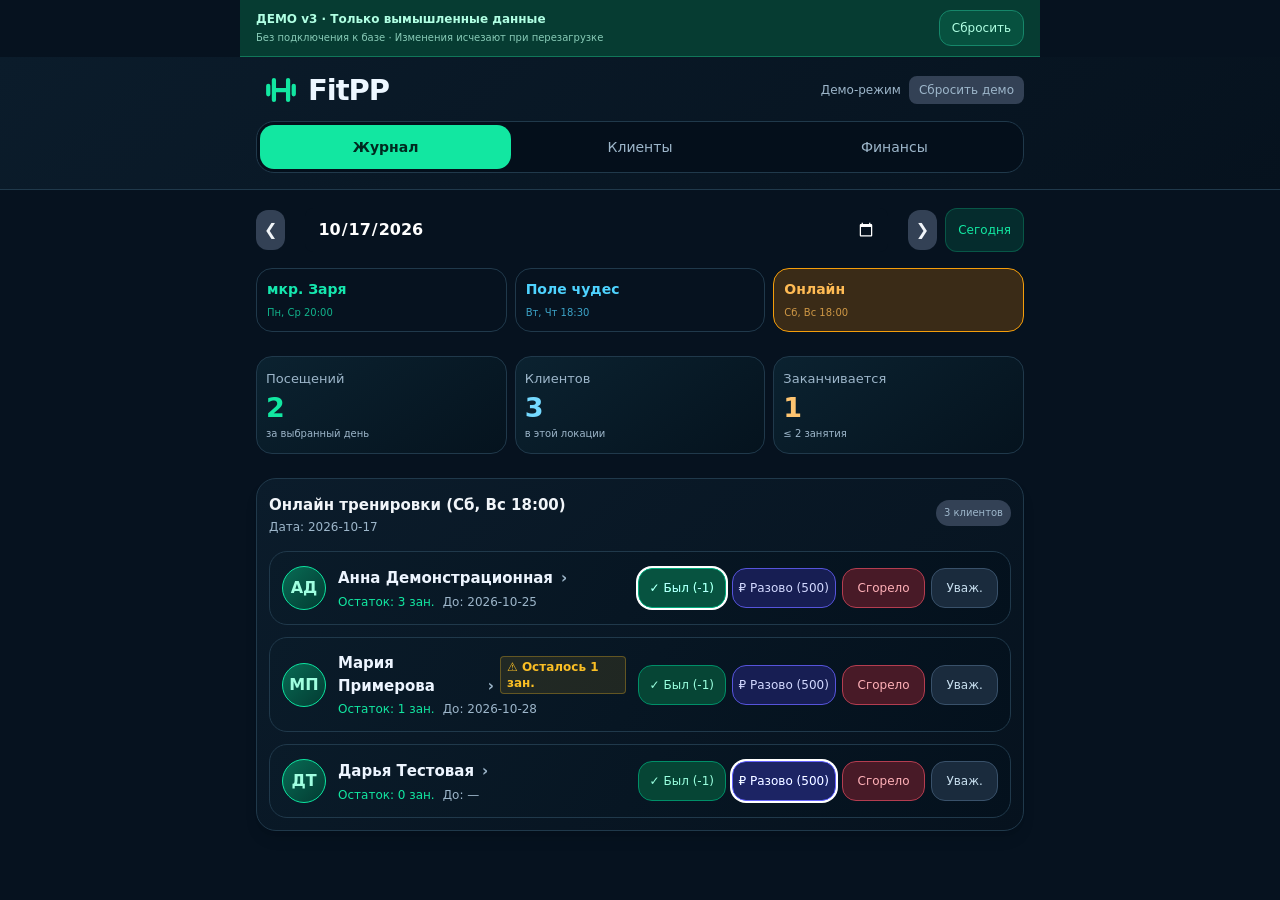
<file: demo/fitpp-demo-v3.html>
<!DOCTYPE html>
<html lang="ru">
<head>
    <meta charset="UTF-8">
    <meta http-equiv="Content-Security-Policy" content="default-src 'none'; script-src 'unsafe-inline' 'unsafe-eval'; style-src 'unsafe-inline'; img-src data:; connect-src 'none'; worker-src 'none'; object-src 'none'; base-uri 'none'; form-action 'none'">
    <meta name="viewport" content="width=device-width, initial-scale=1.0">
    <title>FitPP — демоверсия v3</title>
    <!-- PWA Manifest & Meta -->
    <meta name="theme-color" content="#10b981">
    <!-- Tailwind CSS -->
    <!-- Offline demo: no backend SDK -->
    <!-- Alpine.js -->




<style>
*,:after,:before{--tw-border-spacing-x:0;--tw-border-spacing-y:0;--tw-translate-x:0;--tw-translate-y:0;--tw-rotate:0;--tw-skew-x:0;--tw-skew-y:0;--tw-scale-x:1;--tw-scale-y:1;--tw-pan-x: ;--tw-pan-y: ;--tw-pinch-zoom: ;--tw-scroll-snap-strictness:proximity;--tw-gradient-from-position: ;--tw-gradient-via-position: ;--tw-gradient-to-position: ;--tw-ordinal: ;--tw-slashed-zero: ;--tw-numeric-figure: ;--tw-numeric-spacing: ;--tw-numeric-fraction: ;--tw-ring-inset: ;--tw-ring-offset-width:0px;--tw-ring-offset-color:#fff;--tw-ring-color:rgba(59,130,246,.5);--tw-ring-offset-shadow:0 0 #0000;--tw-ring-shadow:0 0 #0000;--tw-shadow:0 0 #0000;--tw-shadow-colored:0 0 #0000;--tw-blur: ;--tw-brightness: ;--tw-contrast: ;--tw-grayscale: ;--tw-hue-rotate: ;--tw-invert: ;--tw-saturate: ;--tw-sepia: ;--tw-drop-shadow: ;--tw-backdrop-blur: ;--tw-backdrop-brightness: ;--tw-backdrop-contrast: ;--tw-backdrop-grayscale: ;--tw-backdrop-hue-rotate: ;--tw-backdrop-invert: ;--tw-backdrop-opacity: ;--tw-backdrop-saturate: ;--tw-backdrop-sepia: ;--tw-contain-size: ;--tw-contain-layout: ;--tw-contain-paint: ;--tw-contain-style: }::backdrop{--tw-border-spacing-x:0;--tw-border-spacing-y:0;--tw-translate-x:0;--tw-translate-y:0;--tw-rotate:0;--tw-skew-x:0;--tw-skew-y:0;--tw-scale-x:1;--tw-scale-y:1;--tw-pan-x: ;--tw-pan-y: ;--tw-pinch-zoom: ;--tw-scroll-snap-strictness:proximity;--tw-gradient-from-position: ;--tw-gradient-via-position: ;--tw-gradient-to-position: ;--tw-ordinal: ;--tw-slashed-zero: ;--tw-numeric-figure: ;--tw-numeric-spacing: ;--tw-numeric-fraction: ;--tw-ring-inset: ;--tw-ring-offset-width:0px;--tw-ring-offset-color:#fff;--tw-ring-color:rgba(59,130,246,.5);--tw-ring-offset-shadow:0 0 #0000;--tw-ring-shadow:0 0 #0000;--tw-shadow:0 0 #0000;--tw-shadow-colored:0 0 #0000;--tw-blur: ;--tw-brightness: ;--tw-contrast: ;--tw-grayscale: ;--tw-hue-rotate: ;--tw-invert: ;--tw-saturate: ;--tw-sepia: ;--tw-drop-shadow: ;--tw-backdrop-blur: ;--tw-backdrop-brightness: ;--tw-backdrop-contrast: ;--tw-backdrop-grayscale: ;--tw-backdrop-hue-rotate: ;--tw-backdrop-invert: ;--tw-backdrop-opacity: ;--tw-backdrop-saturate: ;--tw-backdrop-sepia: ;--tw-contain-size: ;--tw-contain-layout: ;--tw-contain-paint: ;--tw-contain-style: }/*! tailwindcss v3.4.19 | MIT License | https://tailwindcss.com*/*,:after,:before{box-sizing:border-box;border:0 solid #e5e7eb}:after,:before{--tw-content:""}:host,html{line-height:1.5;-webkit-text-size-adjust:100%;-moz-tab-size:4;-o-tab-size:4;tab-size:4;font-family:ui-sans-serif,system-ui,sans-serif,Apple Color Emoji,Segoe UI Emoji,Segoe UI Symbol,Noto Color Emoji;font-feature-settings:normal;font-variation-settings:normal;-webkit-tap-highlight-color:transparent}body{margin:0;line-height:inherit}hr{height:0;color:inherit;border-top-width:1px}abbr:where([title]){-webkit-text-decoration:underline dotted;text-decoration:underline dotted}h1,h2,h3,h4,h5,h6{font-size:inherit;font-weight:inherit}a{color:inherit;text-decoration:inherit}b,strong{font-weight:bolder}code,kbd,pre,samp{font-family:ui-monospace,SFMono-Regular,Menlo,Monaco,Consolas,Liberation Mono,Courier New,monospace;font-feature-settings:normal;font-variation-settings:normal;font-size:1em}small{font-size:80%}sub,sup{font-size:75%;line-height:0;position:relative;vertical-align:baseline}sub{bottom:-.25em}sup{top:-.5em}table{text-indent:0;border-color:inherit;border-collapse:collapse}button,input,optgroup,select,textarea{font-family:inherit;font-feature-settings:inherit;font-variation-settings:inherit;font-size:100%;font-weight:inherit;line-height:inherit;letter-spacing:inherit;color:inherit;margin:0;padding:0}button,select{text-transform:none}button,input:where([type=button]),input:where([type=reset]),input:where([type=submit]){-webkit-appearance:button;background-color:transparent;background-image:none}:-moz-focusring{outline:auto}:-moz-ui-invalid{box-shadow:none}progress{vertical-align:baseline}::-webkit-inner-spin-button,::-webkit-outer-spin-button{height:auto}[type=search]{-webkit-appearance:textfield;outline-offset:-2px}::-webkit-search-decoration{-webkit-appearance:none}::-webkit-file-upload-button{-webkit-appearance:button;font:inherit}summary{display:list-item}blockquote,dd,dl,figure,h1,h2,h3,h4,h5,h6,hr,p,pre{margin:0}fieldset{margin:0}fieldset,legend{padding:0}menu,ol,ul{list-style:none;margin:0;padding:0}dialog{padding:0}textarea{resize:vertical}input::-moz-placeholder,textarea::-moz-placeholder{opacity:1;color:#9ca3af}input::placeholder,textarea::placeholder{opacity:1;color:#9ca3af}[role=button],button{cursor:pointer}:disabled{cursor:default}audio,canvas,embed,iframe,img,object,svg,video{display:block;vertical-align:middle}img,video{max-width:100%;height:auto}[hidden]:where(:not([hidden=until-found])){display:none}.fixed{position:fixed}.sticky{position:sticky}.inset-0{inset:0}.top-0{top:0}.z-50{z-index:50}.mx-auto{margin-left:auto;margin-right:auto}.mb-1{margin-bottom:.25rem}.mb-2{margin-bottom:.5rem}.mb-4{margin-bottom:1rem}.ml-auto{margin-left:auto}.mt-1{margin-top:.25rem}.mt-3{margin-top:.75rem}.mt-4{margin-top:1rem}.block{display:block}.flex{display:flex}.grid{display:grid}.hidden{display:none}.max-h-40{max-height:10rem}.max-h-\[90vh\]{max-height:90vh}.min-h-screen{min-height:100vh}.w-full{width:100%}.max-w-4xl{max-width:56rem}.max-w-md{max-width:28rem}.grid-cols-1{grid-template-columns:repeat(1,minmax(0,1fr))}.flex-col{flex-direction:column}.flex-wrap{flex-wrap:wrap}.items-start{align-items:flex-start}.items-center{align-items:center}.justify-end{justify-content:flex-end}.justify-center{justify-content:center}.justify-between{justify-content:space-between}.gap-1{gap:.25rem}.gap-1\.5{gap:.375rem}.gap-2{gap:.5rem}.gap-3{gap:.75rem}.gap-4{gap:1rem}.space-x-1>:not([hidden])~:not([hidden]){--tw-space-x-reverse:0;margin-right:calc(.25rem*var(--tw-space-x-reverse));margin-left:calc(.25rem*(1 - var(--tw-space-x-reverse)))}.space-x-2>:not([hidden])~:not([hidden]){--tw-space-x-reverse:0;margin-right:calc(.5rem*var(--tw-space-x-reverse));margin-left:calc(.5rem*(1 - var(--tw-space-x-reverse)))}.space-x-3>:not([hidden])~:not([hidden]){--tw-space-x-reverse:0;margin-right:calc(.75rem*var(--tw-space-x-reverse));margin-left:calc(.75rem*(1 - var(--tw-space-x-reverse)))}.space-y-1\.5>:not([hidden])~:not([hidden]){--tw-space-y-reverse:0;margin-top:calc(.375rem*(1 - var(--tw-space-y-reverse)));margin-bottom:calc(.375rem*var(--tw-space-y-reverse))}.space-y-2>:not([hidden])~:not([hidden]){--tw-space-y-reverse:0;margin-top:calc(.5rem*(1 - var(--tw-space-y-reverse)));margin-bottom:calc(.5rem*var(--tw-space-y-reverse))}.space-y-3>:not([hidden])~:not([hidden]){--tw-space-y-reverse:0;margin-top:calc(.75rem*(1 - var(--tw-space-y-reverse)));margin-bottom:calc(.75rem*var(--tw-space-y-reverse))}.space-y-4>:not([hidden])~:not([hidden]){--tw-space-y-reverse:0;margin-top:calc(1rem*(1 - var(--tw-space-y-reverse)));margin-bottom:calc(1rem*var(--tw-space-y-reverse))}.space-y-6>:not([hidden])~:not([hidden]){--tw-space-y-reverse:0;margin-top:calc(1.5rem*(1 - var(--tw-space-y-reverse)));margin-bottom:calc(1.5rem*var(--tw-space-y-reverse))}.overflow-y-auto{overflow-y:auto}.rounded{border-radius:.25rem}.rounded-2xl{border-radius:1rem}.rounded-full{border-radius:9999px}.rounded-lg{border-radius:.5rem}.rounded-xl{border-radius:.75rem}.border{border-width:1px}.border-b{border-bottom-width:1px}.border-l{border-left-width:1px}.border-t{border-top-width:1px}.border-amber-400\/30{border-color:rgba(251,191,36,.3)}.border-amber-500{--tw-border-opacity:1;border-color:rgb(245 158 11/var(--tw-border-opacity,1))}.border-amber-500\/30{border-color:rgba(245,158,11,.3)}.border-emerald-500{--tw-border-opacity:1;border-color:rgb(16 185 129/var(--tw-border-opacity,1))}.border-emerald-500\/30{border-color:rgba(16,185,129,.3)}.border-indigo-500{--tw-border-opacity:1;border-color:rgb(99 102 241/var(--tw-border-opacity,1))}.border-rose-500\/20{border-color:rgba(244,63,94,.2)}.border-slate-600{--tw-border-opacity:1;border-color:rgb(71 85 105/var(--tw-border-opacity,1))}.border-slate-700{--tw-border-opacity:1;border-color:rgb(51 65 85/var(--tw-border-opacity,1))}.border-slate-700\/60{border-color:rgba(51,65,85,.6)}.bg-amber-400\/10{background-color:rgba(251,191,36,.1)}.bg-amber-600{--tw-bg-opacity:1;background-color:rgb(217 119 6/var(--tw-bg-opacity,1))}.bg-amber-600\/20{background-color:rgba(217,119,6,.2)}.bg-black\/70{background-color:rgba(0,0,0,.7)}.bg-blue-600{--tw-bg-opacity:1;background-color:rgb(37 99 235/var(--tw-bg-opacity,1))}.bg-blue-600\/20{background-color:rgba(37,99,235,.2)}.bg-emerald-600{--tw-bg-opacity:1;background-color:rgb(5 150 105/var(--tw-bg-opacity,1))}.bg-emerald-600\/20{background-color:rgba(5,150,105,.2)}.bg-indigo-600{--tw-bg-opacity:1;background-color:rgb(79 70 229/var(--tw-bg-opacity,1))}.bg-rose-500\/10{background-color:rgba(244,63,94,.1)}.bg-rose-600{--tw-bg-opacity:1;background-color:rgb(225 29 72/var(--tw-bg-opacity,1))}.bg-rose-600\/20{background-color:rgba(225,29,72,.2)}.bg-slate-700{--tw-bg-opacity:1;background-color:rgb(51 65 85/var(--tw-bg-opacity,1))}.bg-slate-800{--tw-bg-opacity:1;background-color:rgb(30 41 59/var(--tw-bg-opacity,1))}.bg-slate-900{--tw-bg-opacity:1;background-color:rgb(15 23 42/var(--tw-bg-opacity,1))}.bg-gradient-to-r{background-image:linear-gradient(to right,var(--tw-gradient-stops))}.from-emerald-400{--tw-gradient-from:#34d399 var(--tw-gradient-from-position);--tw-gradient-to:rgba(52,211,153,0) var(--tw-gradient-to-position);--tw-gradient-stops:var(--tw-gradient-from),var(--tw-gradient-to)}.to-teal-300{--tw-gradient-to:#5eead4 var(--tw-gradient-to-position)}.bg-clip-text{-webkit-background-clip:text;background-clip:text}.p-2{padding:.5rem}.p-2\.5{padding:.625rem}.p-3\.5{padding:.875rem}.p-4{padding:1rem}.p-6{padding:1.5rem}.px-1\.5{padding-left:.375rem;padding-right:.375rem}.px-2{padding-left:.5rem;padding-right:.5rem}.px-2\.5{padding-left:.625rem;padding-right:.625rem}.px-3{padding-left:.75rem;padding-right:.75rem}.px-4{padding-left:1rem;padding-right:1rem}.py-0\.5{padding-top:.125rem;padding-bottom:.125rem}.py-1{padding-top:.25rem;padding-bottom:.25rem}.py-1\.5{padding-top:.375rem;padding-bottom:.375rem}.py-2{padding-top:.5rem;padding-bottom:.5rem}.py-2\.5{padding-top:.625rem;padding-bottom:.625rem}.py-3{padding-top:.75rem;padding-bottom:.75rem}.py-6{padding-top:1.5rem;padding-bottom:1.5rem}.pb-24{padding-bottom:6rem}.pb-3{padding-bottom:.75rem}.pl-2{padding-left:.5rem}.pr-1{padding-right:.25rem}.pt-2{padding-top:.5rem}.pt-3{padding-top:.75rem}.text-left{text-align:left}.text-center{text-align:center}.font-sans{font-family:ui-sans-serif,system-ui,sans-serif,Apple Color Emoji,Segoe UI Emoji,Segoe UI Symbol,Noto Color Emoji}.text-2xl{font-size:1.5rem;line-height:2rem}.text-lg{font-size:1.125rem;line-height:1.75rem}.text-sm{font-size:.875rem;line-height:1.25rem}.text-xl{font-size:1.25rem;line-height:1.75rem}.text-xs{font-size:.75rem;line-height:1rem}.font-bold{font-weight:700}.font-medium{font-weight:500}.font-semibold{font-weight:600}.tracking-wide{letter-spacing:.025em}.text-amber-200{--tw-text-opacity:1;color:rgb(253 230 138/var(--tw-text-opacity,1))}.text-amber-400{--tw-text-opacity:1;color:rgb(251 191 36/var(--tw-text-opacity,1))}.text-blue-400{--tw-text-opacity:1;color:rgb(96 165 250/var(--tw-text-opacity,1))}.text-emerald-400{--tw-text-opacity:1;color:rgb(52 211 153/var(--tw-text-opacity,1))}.text-emerald-600{--tw-text-opacity:1;color:rgb(5 150 105/var(--tw-text-opacity,1))}.text-rose-400{--tw-text-opacity:1;color:rgb(251 113 133/var(--tw-text-opacity,1))}.text-slate-100{--tw-text-opacity:1;color:rgb(241 245 249/var(--tw-text-opacity,1))}.text-slate-300{--tw-text-opacity:1;color:rgb(203 213 225/var(--tw-text-opacity,1))}.text-slate-400{--tw-text-opacity:1;color:rgb(148 163 184/var(--tw-text-opacity,1))}.text-teal-300{--tw-text-opacity:1;color:rgb(94 234 212/var(--tw-text-opacity,1))}.text-transparent{color:transparent}.text-white{--tw-text-opacity:1;color:rgb(255 255 255/var(--tw-text-opacity,1))}.antialiased{-webkit-font-smoothing:antialiased;-moz-osx-font-smoothing:grayscale}.opacity-75{opacity:.75}.shadow{--tw-shadow:0 1px 3px 0 rgba(0,0,0,.1),0 1px 2px -1px rgba(0,0,0,.1);--tw-shadow-colored:0 1px 3px 0 var(--tw-shadow-color),0 1px 2px -1px var(--tw-shadow-color)}.shadow,.shadow-2xl{box-shadow:var(--tw-ring-offset-shadow,0 0 #0000),var(--tw-ring-shadow,0 0 #0000),var(--tw-shadow)}.shadow-2xl{--tw-shadow:0 25px 50px -12px rgba(0,0,0,.25);--tw-shadow-colored:0 25px 50px -12px var(--tw-shadow-color)}.shadow-lg{--tw-shadow:0 10px 15px -3px rgba(0,0,0,.1),0 4px 6px -4px rgba(0,0,0,.1);--tw-shadow-colored:0 10px 15px -3px var(--tw-shadow-color),0 4px 6px -4px var(--tw-shadow-color);box-shadow:var(--tw-ring-offset-shadow,0 0 #0000),var(--tw-ring-shadow,0 0 #0000),var(--tw-shadow)}.filter{filter:var(--tw-blur) var(--tw-brightness) var(--tw-contrast) var(--tw-grayscale) var(--tw-hue-rotate) var(--tw-invert) var(--tw-saturate) var(--tw-sepia) var(--tw-drop-shadow)}.transition{transition-property:color,background-color,border-color,text-decoration-color,fill,stroke,opacity,box-shadow,transform,filter,-webkit-backdrop-filter;transition-property:color,background-color,border-color,text-decoration-color,fill,stroke,opacity,box-shadow,transform,filter,backdrop-filter;transition-property:color,background-color,border-color,text-decoration-color,fill,stroke,opacity,box-shadow,transform,filter,backdrop-filter,-webkit-backdrop-filter;transition-timing-function:cubic-bezier(.4,0,.2,1);transition-duration:.15s}.hover\:bg-emerald-500:hover{--tw-bg-opacity:1;background-color:rgb(16 185 129/var(--tw-bg-opacity,1))}.hover\:bg-emerald-600\/30:hover{background-color:rgba(5,150,105,.3)}.hover\:bg-rose-500:hover{--tw-bg-opacity:1;background-color:rgb(244 63 94/var(--tw-bg-opacity,1))}.hover\:bg-slate-600:hover{--tw-bg-opacity:1;background-color:rgb(71 85 105/var(--tw-bg-opacity,1))}.hover\:bg-slate-700:hover{--tw-bg-opacity:1;background-color:rgb(51 65 85/var(--tw-bg-opacity,1))}.hover\:text-white:hover{--tw-text-opacity:1;color:rgb(255 255 255/var(--tw-text-opacity,1))}.focus\:border-emerald-500:focus{--tw-border-opacity:1;border-color:rgb(16 185 129/var(--tw-border-opacity,1))}.focus\:outline-none:focus{outline:2px solid transparent;outline-offset:2px}@media (min-width:640px){.sm\:inline{display:inline}.sm\:w-auto{width:auto}.sm\:grid-cols-3{grid-template-columns:repeat(3,minmax(0,1fr))}.sm\:flex-row{flex-direction:row}.sm\:items-center{align-items:center}.sm\:space-x-2>:not([hidden])~:not([hidden]){--tw-space-x-reverse:0;margin-right:calc(.5rem*var(--tw-space-x-reverse));margin-left:calc(.5rem*(1 - var(--tw-space-x-reverse)))}}@media (min-width:768px){.md\:grid-cols-2{grid-template-columns:repeat(2,minmax(0,1fr))}}
:root {
  color-scheme: dark;
  --bg: #030d17;
  --panel: #081827;
  --border: #20394b;
  --green: #12e7a1;
  --muted: #9db6ca;
}

* {
  box-sizing: border-box;
}
body {
  margin: 0;
  background:
    radial-gradient(ellipse at 50% 0, #102738 0, transparent 65%), var(--bg) !important;
  color: #edf5ff;
  font-family:
    Inter,
    system-ui,
    -apple-system,
    sans-serif;
}
button,
input,
select {
  font: inherit;
}
button {
  cursor: pointer;
  touch-action: manipulation;
}
button:focus-visible,
a:focus-visible,
input:focus-visible,
select:focus-visible {
  outline: 2px solid var(--green);
  outline-offset: 3px;
}
button {
  transition:
    background 0.18s,
    transform 0.18s;
}
button:active {
  transform: scale(0.97);
}
[x-cloak] {
  display: none !important;
}

header {
  background: #05111def !important;
  border-color: var(--border) !important;
  backdrop-filter: blur(18px);
}
header > div {
  display: grid !important;
  grid-template-columns: 1fr auto;
  gap: 14px !important;
  padding: 16px !important;
}
header h1 {
  font-size: 29px !important;
  letter-spacing: -1px !important;
  color: #ecf6ff !important;
  background: none !important;
}
header h1::before {
  content: "▥";
  color: var(--green);
  margin-right: 10px;
}
header nav {
  grid-column: 1/-1;
  grid-row: 2;
  display: grid;
  grid-template-columns: repeat(3, 1fr);
  gap: 3px !important;
  padding: 3px;
  border: 1px solid var(--border);
  border-radius: 18px;
  background: #040f1b;
}
header nav button {
  min-height: 44px;
  border-radius: 14px !important;
  font-size: 14px !important;
}
header nav button.bg-emerald-600 {
  background: var(--green) !important;
  color: #002a20 !important;
  font-weight: 700;
}
header > div > div:last-child {
  border: 0 !important;
  padding: 0 !important;
  justify-self: end;
}
.auth-banner {
  font-size: 11px !important;
  padding: 8px 16px !important;
  background: #122023 !important;
  color: var(--muted);
}
.auth-banner span {
  color: var(--muted) !important;
}
.auth-banner button {
  flex-shrink: 0;
  margin-left: 10px;
}
.auth-banner button span {
  color: var(--green) !important;
}

main {
  max-width: 800px !important;
  padding: 18px 16px 110px !important;
}
main > div {
  gap: 16px;
}
.bg-slate-800 {
  background: linear-gradient(140deg, #0b1c2b, #06121e) !important;
}
.bg-slate-900 {
  background: #06121f !important;
}
.border-slate-700,
.border-slate-700\/60 {
  border-color: var(--border) !important;
}
.text-slate-400,
.text-slate-300 {
  color: var(--muted) !important;
}
.text-emerald-400 {
  color: var(--green) !important;
}
.bg-emerald-600 {
  background: #09bd88 !important;
}
.rounded-2xl {
  border-radius: 20px !important;
}
input,
select {
  min-height: 44px !important;
  background: #06121e !important;
  border-color: var(--border) !important;
}
input[type="checkbox"] {
  min-height: 20px !important;
  accent-color: var(--green);
}

.date-location {
  padding: 0 !important;
  border: 0 !important;
  background: none !important;
  box-shadow: none !important;
}
.date-location > div:first-child {
  display: flex !important;
  flex-direction: row !important;
  gap: 8px !important;
}
.date-location > div:first-child > div {
  gap: 8px !important;
  flex: 1;
  min-width: 0;
}
.date-location input {
  width: 100%;
  border: 0 !important;
  font-size: 16px !important;
}
.date-location .text-center {
  flex: 1;
  min-width: 0;
}
.date-location .text-center > span {
  display: none;
}
.date-location > div:first-child > button {
  min-height: 44px;
}
.date-location > div:last-child > span {
  display: none;
}
.location-switch {
  display: grid !important;
  grid-template-columns: repeat(3, minmax(0, 1fr)) !important;
  gap: 8px !important;
}
.location-switch button {
  min-width: 0;
  display: flex;
  flex-direction: column;
  align-items: flex-start;
  gap: 5px;
  min-height: 64px;
  border-radius: 16px !important;
  padding: 10px !important;
}
.location-switch button > span:first-child {
  font-weight: 700;
  font-size: 12px;
}
.location-switch button > span:last-child {
  font-size: 10px;
}
.location-switch button:first-child {
  color: #15e7ae !important;
}
.location-switch button:nth-child(2) {
  color: #4ed3ff !important;
}
.location-switch button:nth-child(3) {
  color: #ffbb54 !important;
}
.location-switch button.bg-emerald-600 {
  background: #053c32 !important;
}
.location-switch button.bg-indigo-600 {
  background: #10344a !important;
}
.location-switch button.bg-amber-600 {
  background: #3a2b17 !important;
}

.summary {
  display: grid;
  grid-template-columns: repeat(3, minmax(0, 1fr));
  gap: 8px;
  margin: 16px 0;
}
.summary > div {
  padding: 13px 10px;
  border: 1px solid var(--border);
  border-radius: 16px;
  background: linear-gradient(145deg, #0b2230, #05131e);
}
.summary span {
  display: block;
  font-size: 11px;
  color: var(--muted);
}
.summary strong {
  font-size: 27px;
  color: var(--green);
  line-height: 1.4;
}
.summary > div:nth-child(2) strong {
  color: #74d9ff;
}
.summary > div:nth-child(3) strong {
  color: #ffc570;
}

.journal-panel {
  padding: 12px !important;
}
.journal-panel h2 {
  font-size: 15px !important;
}
.journal-panel > div:first-child {
  gap: 8px;
}
.journal-panel > div:first-child > span {
  white-space: nowrap;
  padding: 5px 8px;
  font-size: 10px;
}
.client-row {
  display: grid !important;
  grid-template-columns: 1fr !important;
  gap: 12px !important;
  padding: 14px 12px !important;
  border-radius: 18px !important;
  background: linear-gradient(120deg, #0a1b29, #04111d) !important;
}
.client-heading {
  display: flex;
  align-items: center;
  gap: 12px;
  min-width: 0;
}
.avatar {
  width: 44px;
  height: 44px;
  border-radius: 50%;
  display: flex;
  align-items: center;
  justify-content: center;
  flex-shrink: 0;
  background: linear-gradient(135deg, #086b54, #033b32);
  border: 1px solid #0ce5a0;
  color: #a0ffe0;
  font-size: 16px;
  font-weight: 700;
}
.client-heading > div:last-child {
  min-width: 0;
  flex: 1;
}
.client-name {
  display: block;
  text-align: left;
  font-size: 15px;
  font-weight: 700;
  color: #edf5ff;
  background: none;
  border: 0;
  padding: 0;
  overflow-wrap: anywhere;
}
.client-name::after {
  content: "›";
  float: right;
  color: var(--muted);
  margin-left: 8px;
}
.attendance-actions {
  display: grid !important;
  grid-template-columns: 1.05fr 1.25fr 1fr 0.8fr;
  gap: 6px !important;
  width: 100% !important;
}
.attendance-actions button {
  min-height: 40px;
  padding: 6px 3px !important;
  font-size: 10px !important;
  border: 1px solid;
  border-radius: 14px !important;
  white-space: nowrap;
}
.attendance-actions button:nth-child(1) {
  color: #9affdf !important;
  background: #064535 !important;
  border-color: #008f68;
}
.attendance-actions button:nth-child(2) {
  color: #d3d9ff !important;
  background: #171e53 !important;
  border-color: #5654db;
}
.attendance-actions button:nth-child(3) {
  color: #ffb1b8 !important;
  background: #481a27 !important;
  border-color: #b43d50;
}
.attendance-actions button:nth-child(4) {
  color: #c8dfef !important;
  background: #1a2b3d !important;
  border-color: #39516a;
}
.attendance-actions button[aria-pressed="true"] {
  box-shadow: 0 0 0 2px #efffff;
  filter: brightness(1.2);
}

.empty-state {
  padding: 28px 16px;
  text-align: center;
  border: 1px dashed var(--border);
  border-radius: 16px;
  color: var(--muted);
  font-size: 13px;
}
.empty-state strong {
  display: block;
  color: #e3effa;
  margin-bottom: 6px;
}
.client-tile {
  padding: 18px !important;
}
.client-tile .client-heading {
  margin-bottom: 12px;
}
.bottom-nav {
  position: fixed;
  bottom: 0;
  left: 50%;
  transform: translateX(-50%);
  width: min(100%, 800px);
  display: grid;
  grid-template-columns: repeat(3, 1fr) 60px;
  padding: 10px 16px calc(10px + env(safe-area-inset-bottom));
  gap: 6px;
  background: #05131ff5;
  border: 1px solid var(--border);
  border-bottom: 0;
  border-radius: 24px 24px 0 0;
  z-index: 40;
  backdrop-filter: blur(20px);
}
.bottom-nav button {
  min-height: 48px;
  border: 0;
  background: none;
  color: var(--muted);
  font-size: 11px;
}
.bottom-nav button span {
  display: block;
  font-size: 21px;
  line-height: 1.3;
}
.bottom-nav button[aria-current="page"] {
  color: var(--green);
}
.bottom-nav button:last-child {
  border-radius: 18px;
  background: var(--green);
  color: #002c22;
  font-size: 32px;
}

.fixed.inset-0 {
  backdrop-filter: blur(8px);
}
.fixed.inset-0 > div {
  border-color: var(--border) !important;
}
.client-detail {
  position: fixed;
  inset: 0;
  background: var(--bg);
  z-index: 45;
  overflow-y: auto;
}
.detail-shell {
  max-width: 700px;
  margin: auto;
  padding: 20px 16px calc(30px + env(safe-area-inset-bottom));
}
.detail-top {
  display: flex;
  align-items: center;
  gap: 16px;
  margin-bottom: 22px;
  font-size: 20px;
  font-weight: 700;
}
.detail-top button {
  min-width: 44px;
  min-height: 44px;
  background: none;
  border: 0;
  color: #b4f9e3;
  font-size: 30px;
}
.detail-card {
  border: 1px solid var(--border);
  border-radius: 22px;
  padding: 20px;
  background: linear-gradient(140deg, #0a1d2d, #05121e);
  margin-bottom: 14px;
}
.detail-card h2 {
  font-size: 23px;
  font-weight: 700;
}
.detail-card .avatar {
  width: 62px;
  height: 62px;
  font-size: 23px;
}
.detail-card p {
  font-size: 14px;
  color: var(--muted);
  margin-top: 8px;
}
.detail-stats {
  display: grid;
  grid-template-columns: 1fr 1fr;
  gap: 16px;
}
.detail-stats > div + div {
  border-left: 1px solid var(--border);
  padding-left: 16px;
}
.detail-stats strong {
  display: block;
  color: var(--green);
  font-size: 36px;
}
.detail-stats span {
  font-size: 13px;
  color: var(--muted);
}
.detail-tabs {
  display: grid;
  grid-template-columns: repeat(3, 1fr);
  border: 1px solid var(--border);
  border-radius: 22px;
  padding: 4px;
  margin: 20px 0;
}
.detail-tabs button {
  border: 0;
  border-radius: 18px;
  padding: 12px 2px;
  background: none;
  color: var(--muted);
  font-size: 12px;
}
.detail-tabs button[aria-selected="true"] {
  background: var(--green);
  color: #002c22;
  font-weight: 700;
}
.history-row {
  display: flex;
  justify-content: space-between;
  align-items: center;
  gap: 12px;
  padding: 16px 12px;
  border: 1px solid var(--border);
  border-radius: 16px;
  margin-top: 8px;
  font-size: 13px;
}
.detail-edit {
  width: 100%;
  min-height: 50px;
  border: 0;
  border-radius: 18px;
  background: var(--green);
  color: #002c22;
  font-weight: 700;
  margin-top: 12px;
}
.detail-phone {
  color: #c4e3f4;
}
.detail-phone:hover {
  color: var(--green);
}

@media (min-width: 640px) {
  header > div {
    max-width: 800px !important;
  }
  .attendance-actions button {
    font-size: 12px !important;
  }
  .location-switch button > span:first-child {
    font-size: 14px;
  }
  .client-row {
    grid-template-columns: 1fr auto !important;
  }
  .attendance-actions {
    width: 360px !important;
  }
  .summary > div {
    padding: 16px;
  }
  .summary span {
    font-size: 13px;
  }
}

@media (prefers-reduced-motion: reduce) {
  * {
    transition: none !important;
    scroll-behavior: auto !important;
  }
}

.icon-sprite {
  position: absolute;
  width: 0;
  height: 0;
  overflow: hidden;
}
.brand-icon,
.nav-icon {
  fill: none;
  stroke: currentColor;
  stroke-width: 1.8;
  stroke-linecap: round;
  stroke-linejoin: round;
}
header h1 {
  display: flex;
  align-items: center;
  gap: 10px;
}
header h1::before {
  content: none;
}
.brand-icon {
  width: 34px;
  height: 34px;
  color: var(--green);
  stroke-width: 3;
}
.nav-icon {
  width: 24px;
  height: 24px;
  margin: 0 auto 3px;
}
header nav button {
  margin: 0 !important;
}
.summary span:last-child {
  font-size: 10px;
}
.summary > div {
  padding: 12px 9px;
}

/* Compact client list: readable metadata and 44px touch targets. */
.client-grid { gap: 10px !important; }
.client-tile { padding: 12px !important; }
.client-tile-top { display: grid; grid-template-columns: 36px minmax(0, 1fr) auto; align-items: center; gap: 9px; }
.client-tile .avatar { width: 36px; height: 36px; font-size: 14px; }
.client-tile-identity { min-width: 0; }
.client-tile .client-name { min-height: 44px; width: 100%; font-size: 15px; line-height: 1.3; display: flex; align-items: center; }
.client-tile .client-name::after { margin-left: auto; padding-left: 6px; }
.client-phone { margin: -2px 0 0; color: var(--muted); font-size: 13px; line-height: 1.4; overflow-wrap: anywhere; }
.client-action { min-height: 44px; padding: 8px 10px; border: 1px solid var(--border); border-radius: 12px; background: #102537; color: #c4dbea; font-size: 13px; line-height: 1.2; white-space: nowrap; }
.client-action:hover { background: #19394b; }
.client-tile-footer { display: flex; align-items: center; justify-content: space-between; gap: 10px; border-top: 1px solid var(--border); margin-top: 8px; padding-top: 8px; }
.client-subscription { display: flex; flex-wrap: wrap; gap: 2px 10px; min-width: 0; font-size: 13px; line-height: 1.5; }
.client-balance { color: var(--green); font-weight: 600; }
.client-expiry { color: var(--muted); }
.client-sell { color: var(--green); background: #073329; border-color: #14634d; }
@media (max-width: 767px) {
  header nav { display: none !important; }
  header > div { gap: 0 !important; padding: 10px 16px !important; }
  header > div > div:last-child button { min-height: 44px; }
}
@media (min-width: 768px) {
  .bottom-nav { display: none; }
  main { padding-bottom: 32px !important; }
}

/* Mobile first: upper navigation stays hidden unless the desktop breakpoint matches. */
header .desktop-nav { display: none !important; }
@media (min-width: 768px) {
  header .desktop-nav { display: grid !important; }
}
@media (max-width: 767px) {
  header > div { grid-template-rows: auto; row-gap: 0 !important; }
  main { padding-top: 12px !important; }
}

.demo-note{max-width:800px;margin:auto;display:flex;align-items:center;justify-content:space-between;gap:12px;padding:10px 16px;background:#063c32;border-bottom:1px solid #117659;font-size:12px;color:#b0ffe3}.demo-note strong{display:block}.demo-note button{flex-shrink:0;padding:8px 12px;border:1px solid #16876a;border-radius:12px;background:#07513f}.demo-note small{color:#88cbb7;font-size:10px}</style>
</head>
<body class="bg-slate-900 text-slate-100 min-h-screen font-sans antialiased" x-data="trainerApp()" x-init="init()">

    <svg xmlns="http://www.w3.org/2000/svg" class="icon-sprite" aria-hidden="true"><defs>
      <symbol id="icon-barbell" viewBox="0 0 24 24"><path d="M3 9v6m4-10v14m10-14v14m4-10v6M7 12h10"/></symbol>
      <symbol id="icon-calendar" viewBox="0 0 24 24"><rect x="4" y="5" width="16" height="16" rx="3"/><path d="M8 3v4m8-4v4M4 10h16m-12 4h1m3 0h1m3 0h1m-9 3h1m3 0h1"/></symbol>
      <symbol id="icon-users" viewBox="0 0 24 24"><circle cx="10" cy="7" r="4"/><path d="M3 21v-3a7 7 0 0 1 14 0v3Zm15-17a4 4 0 0 1 0 8m2 3a6 6 0 0 1 2 6"/></symbol>
      <symbol id="icon-wallet" viewBox="0 0 24 24"><rect x="3" y="4" width="18" height="17" rx="4"/><path d="M3 9h18m-6 4h6m-6 4h2"/></symbol>
    </defs></svg>
    <!-- Header -->
    <!-- Auth Banner -->
    <aside class="demo-note"><div><strong>ДЕМО v3 · Только вымышленные данные</strong><small>Без подключения к базе · Изменения исчезают при перезагрузке</small></div><button @click="resetDemo()">Сбросить</button></aside>
    <header class="bg-slate-800 border-b border-slate-700 sticky top-0 z-30">
        <div class="max-w-4xl mx-auto px-4 py-3 flex flex-col sm:flex-row justify-between items-center gap-3">
            <div class="flex items-center space-x-2">
                <span class="text-2xl"></span>
                <h1 class="text-xl font-bold tracking-wide bg-gradient-to-r from-emerald-400 to-teal-300 bg-clip-text text-transparent"><svg class="brand-icon" aria-hidden="true"><use href="#icon-barbell"/></svg>FitPP</h1>
            </div>
            <nav class="desktop-nav flex space-x-1 sm:space-x-2" aria-label="Навигация для больших экранов">
                <button @click="activeTab = 'journal'" :class="activeTab === 'journal' ? 'bg-emerald-600 text-white' : 'text-slate-300 hover:bg-slate-700'" class="px-3 py-1.5 rounded-lg text-sm font-medium transition">Журнал</button>
                <button @click="activeTab = 'clients'" :class="activeTab === 'clients' ? 'bg-emerald-600 text-white' : 'text-slate-300 hover:bg-slate-700'" class="px-3 py-1.5 rounded-lg text-sm font-medium transition">Клиенты</button>
                <button @click="activeTab = 'finances'" :class="activeTab === 'finances' ? 'bg-emerald-600 text-white' : 'text-slate-300 hover:bg-slate-700'" class="px-3 py-1.5 rounded-lg text-sm font-medium transition">Финансы</button>
            </nav>
            <div class="flex items-center space-x-2 pl-2 border-l border-slate-700">
                <template x-if="currentUser">
                    <div class="flex items-center space-x-2">
                        <span class="text-xs text-slate-300 hidden sm:inline" x-text="currentUser.displayName || currentUser.email"></span>
                        <button @click="resetDemo()" class="text-xs bg-slate-700 hover:bg-slate-600 text-slate-300 px-2.5 py-1.5 rounded-lg transition">Сбросить демо</button>
                    </div>
                </template>
            </div>
        </div>
    </header>
    <!-- Main Content -->
    <main class="max-w-4xl mx-auto px-4 py-6 pb-24">
        <!-- TAB 1: JOURNAL -->
        <div x-show="activeTab === 'journal'" class="space-y-6">
            <!-- Date & Location Selector -->
            <div class="date-location bg-slate-800 border border-slate-700 rounded-2xl p-4 shadow-lg">
                <div class="flex flex-col sm:flex-row justify-between items-center gap-4 mb-4">
                    <div class="flex items-center space-x-3">
                        <button aria-label="Предыдущий день" @click="changeDate(-1)" class="p-2 bg-slate-700 hover:bg-slate-600 rounded-xl transition">❮</button>
                        <div class="text-center">
                            <span class="text-xs text-slate-400 block">Дата тренировки</span>
                            <input type="date" aria-label="Дата тренировки" x-model="selectedDate" @change="updateLocationByDate()" class="bg-slate-900 border border-slate-600 text-white px-3 py-1 rounded-lg text-sm font-semibold focus:outline-none focus:border-emerald-500">
                        </div>
                        <button aria-label="Следующий день" @click="changeDate(1)" class="p-2 bg-slate-700 hover:bg-slate-600 rounded-xl transition">❯</button>
                    </div>
                    <button @click="setToday()" class="text-xs bg-emerald-600/20 text-emerald-400 border border-emerald-500/30 px-3 py-1.5 rounded-xl hover:bg-emerald-600/30 transition">Сегодня</button>
                </div>
                <!-- Location Auto-Detector & Manual Switch -->
                <div>
                    <span class="text-xs text-slate-400 block mb-2">Локация:</span>
                    <div class="location-switch grid grid-cols-1 sm:grid-cols-3 gap-2">
                        <button @click="currentLocation = 'zarya'" :class="currentLocation === 'zarya' ? 'bg-emerald-600 text-white border-emerald-500' : 'bg-slate-900 text-slate-300 border-slate-700 hover:bg-slate-700'" class="border p-2.5 rounded-xl text-sm font-medium text-left transition flex justify-between items-center">
                            <span>мкр. Заря</span>
                            <span class="text-xs opacity-75">Пн, Ср 20:00</span>
                        </button>
                        <button @click="currentLocation = 'pole'" :class="currentLocation === 'pole' ? 'bg-indigo-600 text-white border-indigo-500' : 'bg-slate-900 text-slate-300 border-slate-700 hover:bg-slate-700'" class="border p-2.5 rounded-xl text-sm font-medium text-left transition flex justify-between items-center">
                            <span>Поле чудес</span>
                            <span class="text-xs opacity-75">Вт, Чт 18:30</span>
                        </button>
                        <button @click="currentLocation = 'online'" :class="currentLocation === 'online' ? 'bg-amber-600 text-white border-amber-500' : 'bg-slate-900 text-slate-300 border-slate-700 hover:bg-slate-700'" class="border p-2.5 rounded-xl text-sm font-medium text-left transition flex justify-between items-center">
                            <span>Онлайн</span>
                            <span class="text-xs opacity-75">Сб, Вс 18:00</span>
                        </button>
                    </div>
                </div>
            </div>
            <div class="summary" aria-label="Сводка выбранного дня">
                <div><span>Посещений</span><strong x-text="getClientsForLocation().filter(c => ['attended','razov'].includes(getAttendanceStatus(c.id))).length"></strong><span>за выбранный день</span></div>
                <div><span>Клиентов</span><strong x-text="getClientsForLocation().length"></strong><span>в этой локации</span></div>
                <div><span>Заканчивается</span><strong x-text="getClientsForLocation().filter(c => { const sub = getClientActiveSubscription(c); return sub && sub.left > 0 && sub.left <= 2; }).length"></strong><span>≤ 2 занятия</span></div>
            </div>
            <!-- Attendance List -->
            <div class="journal-panel bg-slate-800 border border-slate-700 rounded-2xl p-4 shadow-lg">
                <div class="flex justify-between items-center mb-4">
                    <div>
                        <h2 class="text-lg font-bold" x-text="getLocationTitle()"></h2>
                        <p class="text-xs text-slate-400" x-text="getLocationSchedule()"></p>
                    </div>
                    <span class="text-xs bg-slate-700 px-3 py-1 rounded-full text-slate-300" x-text="getClientsForLocation().length + ' клиентов'"></span>
                </div>
                <div x-show="getClientsForLocation().length === 0" class="empty-state"><strong>Пока нет клиентов</strong>Добавьте клиента и выберите для него эту локацию.<br><button @click="openClientModal()" class="text-emerald-400 mt-3">+ Добавить клиента</button></div>
                <div class="space-y-3">
                    <template x-for="client in getClientsForLocation()" :key="client.id">
                        <div class="client-row bg-slate-900 border border-slate-700/60 p-3.5 rounded-xl flex flex-col sm:flex-row justify-between items-start sm:items-center gap-3">
                            <div class="client-heading">
                                <span class="avatar" aria-hidden="true" x-text="getInitials(client.name)"></span><div>
<div class="flex items-center gap-1.5">
    <button class="client-name" @click="openClientDetail(client)" x-text="client.name"></button>
    <span x-show="(getClientActiveSubscription(client)?.left ?? 0) === 1" class="text-amber-400 text-xs font-semibold bg-amber-400/10 border border-amber-400/30 px-1.5 py-0.5 rounded flex items-center gap-1" title="Осталось 1 занятие">
        ⚠️ Осталось 1 зан.
    </span>
</div>
                                <div class="flex items-center space-x-2 text-xs mt-1">
                                    <span class="text-emerald-400 font-medium" x-text="'Остаток: ' + (getClientActiveSubscription(client)?.left ?? 0) + ' зан.'"></span>
                                    <span class="text-slate-400" x-text="'До: ' + (getClientActiveSubscription(client)?.expires || '—')"></span>
                                </div>
                            </div>
                            </div>
                            <div class="attendance-actions flex flex-wrap items-center gap-1.5 w-full sm:w-auto">
                                <button @click="markAttendance(client.id, 'attended')" :aria-pressed="getAttendanceStatus(client.id) === 'attended'" :class="getAttendanceStatus(client.id) === 'attended' ? 'bg-emerald-600 text-white' : 'bg-slate-800 text-slate-300 hover:bg-slate-700'" class="px-2.5 py-1.5 rounded-lg text-xs font-medium transition">✓ Был (-1)</button>
                                <button @click="markAttendance(client.id, 'razov')" :aria-pressed="getAttendanceStatus(client.id) === 'razov'" :class="getAttendanceStatus(client.id) === 'razov' ? 'bg-blue-600 text-white' : 'bg-slate-800 text-slate-300 hover:bg-slate-700'" class="px-2.5 py-1.5 rounded-lg text-xs font-medium transition" x-text="'₽ Разово (' + getRazovPrice() + ')'"></button>
                                <button @click="markAttendance(client.id, 'missed')" :aria-pressed="getAttendanceStatus(client.id) === 'missed'" :class="getAttendanceStatus(client.id) === 'missed' ? 'bg-rose-600 text-white' : 'bg-slate-800 text-slate-300 hover:bg-slate-700'" class="px-2.5 py-1.5 rounded-lg text-xs font-medium transition">Сгорело</button>
                                <button @click="markAttendance(client.id, 'excused')" :aria-pressed="getAttendanceStatus(client.id) === 'excused'" :class="getAttendanceStatus(client.id) === 'excused' ? 'bg-amber-600 text-white' : 'bg-slate-800 text-slate-300 hover:bg-slate-700'" class="px-2.5 py-1.5 rounded-lg text-xs font-medium transition">Уваж.</button>
                            </div>
                        </div>
                    </template>
                </div>
            </div>
        </div>
        <!-- TAB 2: CLIENTS -->
        <div x-show="activeTab === 'clients'" class="space-y-6">
            <div class="bg-slate-800 border border-slate-700 rounded-2xl p-4 shadow-lg flex justify-between items-center">
                <h2 class="text-lg font-bold">База клиентов</h2>
                <button @click="openClientModal()" class="bg-emerald-600 hover:bg-emerald-500 text-white px-4 py-2 rounded-xl text-sm font-semibold transition">+ Новый клиент</button>
            </div>
            <div x-show="clients.length === 0" class="empty-state"><strong>Ваша команда начинается здесь</strong>Добавьте первого клиента, чтобы вести журнал тренировок.</div>
            <div class="client-grid grid grid-cols-1 md:grid-cols-2 gap-4">
                <template x-for="client in clients" :key="client.id">
                    <div class="client-tile bg-slate-800 border border-slate-700 rounded-2xl">
                        <div class="client-tile-top">
                            <span class="avatar" aria-hidden="true" x-text="getInitials(client.name)"></span>
                            <div class="client-tile-identity">
                                <button class="client-name" @click="openClientDetail(client)" x-text="client.name"></button>
                                <p class="client-phone" x-text="client.phone || 'Телефон не указан'"></p>
                            </div>
                            <button class="client-action" @click="editClient(client)">Изменить</button>
                        </div>
                        <div class="client-tile-footer">
                            <div class="client-subscription">
                                <span class="client-balance" x-text="'Остаток: ' + (getClientActiveSubscription(client)?.left ?? 0) + ' зан.'"></span>
                                <span class="client-expiry" x-text="'До: ' + (getClientActiveSubscription(client)?.expires || '—')"></span>
                            </div>
                            <button class="client-action client-sell" @click="openSubModal(client)">+ Продать</button>
                        </div>
                    </div>
                </template>
            </div>
        </div>
        <!-- TAB 3: FINANCES -->
        <div x-show="activeTab === 'finances'" class="space-y-6">
            <div class="bg-slate-800 border border-slate-700 rounded-2xl p-4 shadow-lg space-y-4">
                <div class="flex justify-between items-center">
                    <h2 class="text-lg font-bold">Финансовый отчёт и аренда</h2>
                    <div class="flex items-center space-x-2 bg-slate-900 border border-slate-700 px-3 py-1 rounded-xl">
                        <button @click="changeMonth(-1)" class="text-slate-400 hover:text-white">❮</button>
                        <span class="text-sm font-semibold text-emerald-400" x-text="formatMonthName(currentMonth)"></span>
                        <button @click="changeMonth(1)" class="text-slate-400 hover:text-white">❯</button>
                    </div>
                </div>
                <div class="grid grid-cols-1 sm:grid-cols-3 gap-4 pt-2">
                    <div class="bg-slate-900 border border-slate-700 p-4 rounded-xl">
                        <span class="text-xs text-slate-400 block">Доходы (Всего)</span>
                        <span class="text-xl font-bold text-emerald-400 mt-1 block" x-text="getMonthIncome() + ' ₽'"></span>
                    </div>
                    <div class="bg-slate-900 border border-slate-700 p-4 rounded-xl">
                        <span class="text-xs text-slate-400 block">Расходы (Аренда залов)</span>
                        <span class="text-xl font-bold text-rose-400 mt-1 block" x-text="getMonthRent() + ' ₽'"></span>
                    </div>
                    <div class="bg-slate-900 border border-slate-700 p-4 rounded-xl">
                        <span class="text-xs text-slate-400 block">Чистая прибыль</span>
                        <span class="text-xl font-bold text-teal-300 mt-1 block" x-text="getMonthProfit() + ' ₽'"></span>
                    </div>
                </div>
            </div>
            <div class="bg-slate-800 border border-slate-700 rounded-2xl p-4 shadow-lg space-y-4">
                <div class="flex justify-between items-center">
                    <h3 class="text-md font-bold text-rose-400">Опасная зона</h3>
                    <button @click="clearDatabase()" class="bg-rose-600 hover:bg-rose-500 text-white px-4 py-2 rounded-xl text-sm font-semibold transition">Сбросить базу данных</button>
                </div>
            </div>
        </div>
    </main>


    <nav class="bottom-nav" aria-label="Основная навигация">
        <button @click="activeTab = 'journal'" :aria-current="activeTab === 'journal' ? 'page' : null"><span aria-hidden="true"><svg class="nav-icon"><use href="#icon-calendar"/></svg></span>Журнал</button>
        <button @click="activeTab = 'clients'" :aria-current="activeTab === 'clients' ? 'page' : null"><span aria-hidden="true"><svg class="nav-icon"><use href="#icon-users"/></svg></span>Клиенты</button>
        <button @click="activeTab = 'finances'" :aria-current="activeTab === 'finances' ? 'page' : null"><span aria-hidden="true"><svg class="nav-icon"><use href="#icon-wallet"/></svg></span>Финансы</button>
        <button @click="openClientModal()" aria-label="Добавить клиента">+</button>
    </nav>
    <section class="client-detail" x-show="detailClient" x-cloak @keydown.escape.window="detailClient = null" aria-label="Карточка клиента">
      <template x-if="detailClient"><div class="detail-shell">
        <div class="detail-top"><button @click="detailClient = null" aria-label="Назад">‹</button>Клиент</div>
        <div class="detail-card"><div class="client-heading"><span class="avatar" x-text="getInitials(detailClient.name)"></span><div><h2 x-text="detailClient.name"></h2><span class="text-xs text-emerald-400" x-text="(getClientActiveSubscription(detailClient)?.left ?? 0) > 0 ? '● Активный абонемент' : 'Нет активного абонемента'"></span><p><a class="detail-phone" :href="detailClient.phone ? 'tel:' + detailClient.phone.replace(/[^+0-9]/g, '') : null" x-text="detailClient.phone || 'Телефон не указан'"></a></p></div></div></div>
        <div class="detail-card detail-stats"><div><span>Остаток занятий</span><strong x-text="getClientActiveSubscription(detailClient)?.left ?? 0"></strong><span>в текущем абонементе</span></div><div><span>Абонемент</span><p x-text="getClientSubInfo(detailClient)"></p><button @click="openSubModal(detailClient)" class="text-emerald-400 text-sm mt-3">+ Оформить</button></div></div>
        <div class="detail-card"><span class="text-slate-400 text-sm">Локации · разовая тренировка</span><template x-for="loc in (detailClient.locations || [])" :key="loc"><p x-text="({zarya:'мкр. Заря — 700 ₽',pole:'Поле чудес — 600 ₽',online:'Онлайн — 500 ₽'})[loc]"></p></template></div>
        <div class="detail-tabs" role="tablist" aria-label="Данные клиента"><template x-for="tab in [{id:'visits',label:'Посещения'},{id:'payments',label:'Оплаты'},{id:'subs',label:'Абонементы'}]"><button role="tab" :aria-selected="detailTab === tab.id" @click="detailTab = tab.id" x-text="tab.label"></button></template></div>
        <div class="detail-card" x-show="detailTab === 'visits'"><h3 class="font-semibold">История посещений</h3><p x-show="getClientAttendanceHistory(detailClient.id).length === 0">Посещений пока нет</p><template x-for="item in getClientAttendanceHistory(detailClient.id)" :key="item.date"><div class="history-row"><span x-text="item.date.split('-').reverse().join('.')"></span><span class="rounded-lg px-2 py-1" :class="item.badgeClass" x-text="item.text"></span></div></template></div>
        <div class="detail-card" x-show="detailTab === 'payments'"><h3 class="font-semibold">Оплаты абонементов</h3><p>Разовые оплаты учтены в общем финансовом отчёте. Историческая сумма разового платежа отдельно не сохраняется.</p><p x-show="!(detailClient.subscriptions || []).length">Оплат абонементов пока нет</p><template x-for="(sub, i) in (detailClient.subscriptions || [])" :key="i"><div class="history-row"><span x-text="sub.startDate || 'Дата не указана'"></span><span class="text-emerald-400" x-text="sub.price != null ? sub.price + ' ₽' : 'Сумма не указана'"></span></div></template></div>
        <div class="detail-card" x-show="detailTab === 'subs'"><h3 class="font-semibold">Абонементы</h3><p x-show="!(detailClient.subscriptions || []).length">Абонементов пока нет</p><template x-for="(sub, i) in (detailClient.subscriptions || [])" :key="i"><div class="history-row"><span x-text="'До ' + (sub.expires || '—')"></span><span class="text-emerald-400" x-text="'Остаток: ' + sub.left"></span></div></template></div>
        <button class="detail-edit" @click="editClient(detailClient)">✎ Редактировать клиента</button>
      </div></template>
    </section>

    <!-- Client Modal -->
    <div x-show="showClientModal" x-cloak class="fixed inset-0 bg-black/70 flex items-center justify-center p-4 z-50">
        <div class="bg-slate-800 border border-slate-700 w-full max-w-md rounded-2xl p-6 shadow-2xl space-y-4 max-h-[90vh] overflow-y-auto">
            <h3 class="text-lg font-bold" x-text="editingClient ? 'Редактировать клиента' : 'Новый клиент'"></h3>
            <div>
                <label class="text-xs text-slate-400 block mb-1">Имя и фамилия</label>
                <input type="text" x-model="clientForm.name" class="w-full bg-slate-900 border border-slate-600 rounded-xl px-3 py-2 text-sm text-white focus:outline-none focus:border-emerald-500">
            </div>
            <div>
                <label class="text-xs text-slate-400 block mb-1">Телефон</label>
                <input type="text" x-model="clientForm.phone" class="w-full bg-slate-900 border border-slate-600 rounded-xl px-3 py-2 text-sm text-white focus:outline-none focus:border-emerald-500">
            </div>
            <div>
                <label class="text-xs text-slate-400 block mb-1">Локации:</label>
                <div class="space-y-2 mt-1">
                    <label class="flex items-center space-x-2 text-sm"><input type="checkbox" value="zarya" x-model="clientForm.locations" class="rounded bg-slate-900 border-slate-600 text-emerald-600"><span>мкр. Заря</span></label>
                    <label class="flex items-center space-x-2 text-sm"><input type="checkbox" value="pole" x-model="clientForm.locations" class="rounded bg-slate-900 border-slate-600 text-emerald-600"><span>Поле чудес</span></label>
                    <label class="flex items-center space-x-2 text-sm"><input type="checkbox" value="online" x-model="clientForm.locations" class="rounded bg-slate-900 border-slate-600 text-emerald-600"><span>Онлайн тренировки</span></label>
                </div>
            </div>
            <!-- История посещений -->
            <template x-if="editingClient">
                <div class="pt-3 border-t border-slate-700/60">
                    <label class="text-xs text-slate-400 block mb-2">История посещений:</label>
                    <div class="max-h-40 overflow-y-auto space-y-1.5 pr-1">
                        <template x-for="item in getClientAttendanceHistory(editingClient.id)">
                            <div class="flex justify-between items-center bg-slate-900 border border-slate-700/60 px-3 py-1.5 rounded-xl text-xs">
                                <span class="text-slate-300 font-medium" x-text="item.date"></span>
                                <span class="border px-2 py-0.5 rounded-lg" :class="item.badgeClass" x-text="item.text"></span>
                            </div>
                        </template>
                    </div>
                </div>
            </template>
            <div class="flex justify-between items-center pt-2 border-t border-slate-700/60">
                <button x-show="editingClient" @click="deleteClient()" class="bg-rose-600 hover:bg-rose-500 text-white px-4 py-2 rounded-xl text-sm font-medium transition">Удалить</button>
                <div class="flex space-x-3 ml-auto">
                    <button @click="showClientModal = false" class="bg-slate-700 hover:bg-slate-600 px-4 py-2 rounded-xl text-sm font-medium transition">Отмена</button>
                    <button @click="saveClient()" class="bg-emerald-600 hover:bg-emerald-500 px-4 py-2 rounded-xl text-sm font-semibold transition">Сохранить</button>
                </div>
            </div>
        </div>
    </div>

    <!-- Subscription Modal -->
    <div x-show="showSubModal" x-cloak class="fixed inset-0 bg-black/70 flex items-center justify-center p-4 z-50">
        <div class="bg-slate-800 border border-slate-700 w-full max-w-md rounded-2xl p-6 shadow-2xl space-y-4">
            <h3 class="text-lg font-bold">Продажа абонемента</h3>
            <p class="text-xs text-slate-400" x-text="'Клиент: ' + (subClient ? subClient.name : '')"></p>
            <div>
                <label class="text-xs text-slate-400 block mb-1">Тип абонемента</label>
                <select x-model="subForm.type" class="w-full bg-slate-900 border border-slate-600 rounded-xl px-3 py-2 text-sm text-white">
                    <option value="zarya">мкр. Заря (8 занятий) — 4400 ₽</option>
                    <option value="pole">Поле чудес (8 занятий) — 3800 ₽</option>
                </select>
            </div>
            <div>
                <label class="text-xs text-slate-400 block mb-1">Дата продажи</label>
                <input type="date" x-model="subForm.date" class="w-full bg-slate-900 border border-slate-600 rounded-xl px-3 py-2 text-sm text-white">
            </div>
            <div class="flex justify-end space-x-3 pt-2">
                <button @click="showSubModal = false" class="bg-slate-700 px-4 py-2 rounded-xl text-sm">Отмена</button>
                <button @click="saveSubscription()" class="bg-emerald-600 px-4 py-2 rounded-xl text-sm font-semibold">Оформить</button>
            </div>
        </div>
    </div>
    <script>
function trainerApp() {
            return {
                detailClient: null,
                detailTab: 'visits',
                getInitials(name) {
                    return (name || '?').trim().split(/\s+/).slice(0, 2).map(part => part[0]).join('').toUpperCase();
                },
                openClientDetail(client) {
                    this.detailClient = client;
                    this.detailTab = 'visits';
                },
                activeTab: 'journal',
                selectedDate: new Date().toISOString().slice(0, 10),
                currentMonth: new Date().toISOString().slice(0, 7),
                currentLocation: 'zarya',
                currentUser: null,
                clients: [],
                attendance: {},
                finances: {},
                showAuthModal: false,
                authMode: 'login',
                authForm: { email: '', password: '' },
                authError: '',
                showClientModal: false,
                editingClient: null,
                clientForm: { id: null, name: '', phone: '', locations: ['zarya'] },
                showSubModal: false,
                subClient: null,
                subForm: { type: 'zarya', date: new Date().toISOString().slice(0, 10) },
                updateLocationByDate() {
                    let d = new Date(this.selectedDate);
                    let day = d.getDay();
                    if (day === 1 || day === 3) this.currentLocation = 'zarya';
                    else if (day === 2 || day === 4) this.currentLocation = 'pole';
                    else if (day === 6 || day === 0) this.currentLocation = 'online';
                },
                changeDate(dir) {
                    let d = new Date(this.selectedDate);
                    d.setDate(d.getDate() + dir);
                    this.selectedDate = d.toISOString().slice(0, 10);
                    this.updateLocationByDate();
                },
                setToday() {
                    this.selectedDate = new Date().toISOString().slice(0, 10);
                    this.updateLocationByDate();
                },
                getLocationTitle() {
                    if (this.currentLocation === 'zarya') return 'мкр. Заря (Пн, Ср 20:00)';
                    if (this.currentLocation === 'pole') return 'Поле чудес (Вт, Чт 18:30)';
                    return 'Онлайн тренировки (Сб, Вс 18:00)';
                },
                getLocationSchedule() {
                    return 'Дата: ' + this.selectedDate;
                },
                getClientsForLocation() {
                    return this.clients.filter(c => c.locations && c.locations.includes(this.currentLocation));
                },
                getClientActiveSubscription(client) {
                    if (!client || !client.subscriptions || client.subscriptions.length === 0) return null;
                    // Ищем первый абонемент, где есть занятия
                    let active = client.subscriptions.find(s => s.left > 0);
                    // Если такого нет, возвращаем последний, чтобы показать "0"
                    return active || client.subscriptions[client.subscriptions.length - 1];
                },
                getClientSubInfo(client) {
                    if (!client) return 'Нет данных';
                    let sub = this.getClientActiveSubscription(client);
                    return sub && sub.left > 0 ? (sub.left + ' зан. (до ' + sub.expires + ')') : 'Нет активного абонемента';
                },
                getAttendanceStatus(clientId) {
                    if (!this.attendance[this.selectedDate]) return null;
                    return this.attendance[this.selectedDate][clientId] || null;
                },
                getRazovPrice() {
                    return this.currentLocation === 'zarya' ? 700 : (this.currentLocation === 'pole' ? 600 : 500);
                },

                init() { this.resetDemo(); },
                resetDemo() {
                    this.currentUser = { displayName: 'Демо-режим' };
                    this.activeTab = 'journal';
                    this.selectedDate = '2026-10-17';
                    this.currentMonth = '2026-10';
                    this.currentLocation = 'online';
                    this.detailClient = null;
                    this.showClientModal = false;
                    this.showSubModal = false;
                    this.clients = [
                        {id:101,name:'Анна Демонстрационная',phone:'',locations:['online'],subscriptions:[{left:3,expires:'2026-10-25',startDate:'2026-09-27',price:3800}]},
                        {id:102,name:'Мария Примерова',phone:'',locations:['online'],subscriptions:[{left:1,expires:'2026-10-28',startDate:'2026-09-30',price:3800}]},
                        {id:103,name:'Дарья Тестовая',phone:'',locations:['online']},
                        {id:104,name:'Ольга Демонстрационная',phone:'',locations:['zarya'],subscriptions:[{left:6,expires:'2026-11-05',startDate:'2026-10-08',price:4400}]},
                        {id:105,name:'Ирина Примерова',phone:'',locations:['zarya','pole'],subscriptions:[{left:2,expires:'2026-10-26',startDate:'2026-09-28',price:4400}]},
                        {id:106,name:'Александра Тестовая',phone:'',locations:['pole'],subscriptions:[{left:5,expires:'2026-11-07',startDate:'2026-10-10',price:3800}]}
                    ];
                    this.attendance = {
                        '2026-10-17':{101:'attended',103:'razov'},
                        '2026-10-15':{104:'attended',105:'attended'},
                        '2026-10-13':{101:'razov',106:'attended'},
                        '2026-10-10':{101:'missed',102:'excused'},
                        '2026-10-08':{101:'attended'}
                    };
                    this.finances = {'2026-09':16800,'2026-10':25400};
                },
                saveDemoChanges() {
                    // Deliberately memory-only: no network, storage, credentials or backend.
                },
                markAttendance(clientId, status) {
                    if (!this.attendance[this.selectedDate]) this.attendance[this.selectedDate] = {};
                    let client = this.clients.find(c => c.id === clientId);
                    if (!client) return;

                    let sub = this.getClientActiveSubscription(client);
                    let prevStatus = this.attendance[this.selectedDate][clientId];

                    // Если нажали на ту же кнопку — отменяем действие
                    if (prevStatus === status) {
                        if (status === 'attended' && sub && sub.left !== undefined) {
                            sub.left++; // Возвращаем занятие
                        }
                        if (status === 'razov') {
                            let price = this.getRazovPrice();
                            let monthKey = this.selectedDate.slice(0, 7);
                            if (this.finances[monthKey]) {
                                this.finances[monthKey] = Math.max(0, this.finances[monthKey] - price);
                            }
                        }
                        delete this.attendance[this.selectedDate][clientId];
                    } else {
                        // Возврат, если меняем статус с "Был" на другой
                        if (prevStatus === 'attended' && sub && sub.left !== undefined) {
                            sub.left++;
                        }

                        // Списание, если ставим "Был"
                        if (status === 'attended') {
                            if (sub && sub.left > 0) {
                                sub.left--;
                            } else {
                                if (confirm('У клиента нет доступных занятий в абонементе. Оформить новый абонемент?')) {
                                    this.openSubModal(client);
                                }
                                return; // Прерываем, если нет абонемента
                            }
                        }

                        this.attendance[this.selectedDate][clientId] = status;

                        // Логика финансов для разовых
                        let monthKey = this.selectedDate.slice(0, 7);
                        if (!this.finances[monthKey]) this.finances[monthKey] = 0;

                        if (status === 'razov' && prevStatus !== 'razov') {
                            this.finances[monthKey] += this.getRazovPrice();
                        } else if (prevStatus === 'razov' && status !== 'razov') {
                            this.finances[monthKey] = Math.max(0, this.finances[monthKey] - this.getRazovPrice());
                        }
                    }

                    this.clients = [...this.clients];
                    this.attendance = { ...this.attendance };
                    this.finances = { ...this.finances };
                    this.saveDemoChanges();
                },

                getClientAttendanceHistory(clientId) {
                    let history = [];
                    for (let date in this.attendance) {
                        if (this.attendance[date][clientId]) {
                            let status = this.attendance[date][clientId];
                            let statusText = '';
                            let badgeClass = '';
                            if (status === 'attended') { statusText = 'Был'; badgeClass = 'bg-emerald-600/20 text-emerald-400'; }
                            else if (status === 'razov') { statusText = 'Разовое'; badgeClass = 'bg-blue-600/20 text-blue-400'; }
                            else if (status === 'missed') { statusText = 'Сгорело'; badgeClass = 'bg-rose-600/20 text-rose-400'; }
                            else if (status === 'excused') { statusText = 'Уваж.'; badgeClass = 'bg-amber-600/20 text-amber-400'; }
                            history.push({ date: date, text: statusText, badgeClass: badgeClass });
                        }
                    }
                    return history.sort((a, b) => new Date(b.date) - new Date(a.date));
                },
                openClientModal() {
                    this.editingClient = null;
                    this.clientForm = { id: Date.now(), name: '', phone: '', locations: ['zarya'] };
                    this.showClientModal = true;
                },
                editClient(client) {
                    this.editingClient = client;
                    this.clientForm = { ...client };
                    if(!this.clientForm.locations) this.clientForm.locations = [];
                    this.showClientModal = true;
                },
                saveClient() {
                    if (this.editingClient) {
                        let idx = this.clients.findIndex(c => c.id === this.editingClient.id);
                        if (idx !== -1) {
                            this.clients[idx] = { ...this.clientForm };
                            if (this.detailClient?.id === this.editingClient.id) this.detailClient = this.clients[idx];
                        }
                    } else {
                        this.clients.push({ ...this.clientForm });
                    }
                    this.saveDemoChanges();
                    this.showClientModal = false;
                },
                deleteClient() {
                    if(confirm('Удалить клиента?')) {
                        this.clients = this.clients.filter(c => c.id !== this.editingClient.id);
                        if (this.detailClient?.id === this.editingClient.id) this.detailClient = null;
                        this.saveDemoChanges();
                        this.showClientModal = false;
                    }
                },
                openSubModal(client) {
                    this.subClient = client;
                    this.subForm.date = this.selectedDate;
                    this.showSubModal = true;
                },
                saveSubscription() {
                    if (!this.subClient) return;
                    if (!this.subClient.subscriptions) this.subClient.subscriptions = [];
                    let price = this.subForm.type === 'zarya' ? 4400 : 3800;
                    let subDate = this.subForm.date || this.selectedDate;
                    let endDate = new Date(subDate);
                    endDate.setDate(endDate.getDate() + 28);
                    this.subClient.subscriptions.push({ left: 8, startDate: subDate, expires: endDate.toISOString().slice(0, 10), price: price });

                    let monthKey = subDate.slice(0, 7);
                    if (!this.finances[monthKey]) this.finances[monthKey] = 0;
                    this.finances[monthKey] = (this.finances[monthKey] || 0) + price;
                    this.finances = { ...this.finances };
                    this.saveDemoChanges();
                    this.showSubModal = false;
                },
                changeMonth(dir) {
                    let [y, m] = this.currentMonth.split('-').map(Number);
                    let d = new Date(y, m - 1 + dir, 1);
this.currentMonth = `${d.getFullYear()}-${String(d.getMonth() + 1).padStart(2, '0')}`;                },
                formatMonthName(monthStr) {
                    let [y, m] = monthStr.split('-');
                    let months = ['январь', 'февраль', 'март', 'апрель', 'май', 'июнь', 'июль', 'август', 'сентябрь', 'октябрь', 'ноябрь', 'декабрь'];
                    return `${months[Number(m)-1]} ${y} г.`;
                },
                getMonthIncome() { return this.finances[this.currentMonth] || 0; },
                getMonthRent() {
                    let [year, month] = this.currentMonth.split('-').map(Number);
                    let daysInMonth = new Date(year, month, 0).getDate();
                    let totalRent = 0;
                    for (let day = 1; day <= daysInMonth; day++) {
                        let currentDate = new Date(year, month - 1, day);
                        let dayOfWeek = currentDate.getDay();
                        if (dayOfWeek === 1 || dayOfWeek === 3) {
                            if (currentDate >= new Date('2026-09-07T00:00:00')) { totalRent += 800; }
                        } else if (dayOfWeek === 2 || dayOfWeek === 4) {
                            if (currentDate >= new Date('2026-09-01T00:00:00')) { totalRent += 600; }
                        }
                    }
                    return totalRent;
                },
                getMonthProfit() { return this.getMonthIncome() - this.getMonthRent(); },
                clearDatabase() {
                    if (confirm('Вы уверены, что хотите сбросить всю базу данных? Это действие нельзя отменить.')) {
                        this.clients = [];
                        this.attendance = {};
                        this.finances = {};
                        this.saveDemoChanges();
                    }
                },
            }
        }
    </script>
<script>
(()=>{var ee=!1,re=!1,W=[],ne=-1,ie=!1;function Ve(t){Dn(t)}function Ue(){ie=!0}function qe(){ie=!1,We()}function Dn(t){W.includes(t)||W.push(t),We()}function Ke(t){let e=W.indexOf(t);e!==-1&&e>ne&&W.splice(e,1)}function We(){if(!re&&!ee){if(ie)return;ee=!0,queueMicrotask(In)}}function In(){ee=!1,re=!0;for(let t=0;t<W.length;t++)W[t](),ne=t;W.length=0,ne=-1,re=!1}var C,R,j,se,oe=!0;function Ge(t){oe=!1,t(),oe=!0}function Je(t){C=t.reactive,j=t.release,R=e=>t.effect(e,{scheduler:r=>{oe?Ve(r):r()}}),se=t.raw}function ae(t){R=t}function Ye(t){let e=()=>{};return[n=>{let i=R(n);return t._x_effects||(t._x_effects=new Set,t._x_runEffects=()=>{t._x_effects.forEach(o=>o())}),t._x_effects.add(i),e=()=>{i!==void 0&&(t._x_effects.delete(i),j(i))},i},()=>{e()}]}function St(t,e){let r=!0,n,i,o=R(()=>{let s=t(),a=JSON.stringify(s);if(!r&&(typeof s=="object"||s!==n)){let c=typeof n=="object"?JSON.parse(i):n;queueMicrotask(()=>{e(s,c)})}n=s,i=a,r=!1});return()=>j(o)}async function Xe(t){Ue();try{await t(),await Promise.resolve()}finally{qe()}}var Ze=[],Qe=[],tr=[];function er(t){tr.push(t)}function et(t,e){typeof e=="function"?(t._x_cleanups||(t._x_cleanups=[]),t._x_cleanups.push(e)):(e=t,Qe.push(e))}function At(t){Ze.push(t)}function Ot(t,e,r){t._x_attributeCleanups||(t._x_attributeCleanups={}),t._x_attributeCleanups[e]||(t._x_attributeCleanups[e]=[]),t._x_attributeCleanups[e].push(r)}function ce(t,e){t._x_attributeCleanups&&Object.entries(t._x_attributeCleanups).forEach(([r,n])=>{(e===void 0||e.includes(r))&&(n.forEach(i=>i()),delete t._x_attributeCleanups[r])})}function rr(t){for(t._x_effects?.forEach(Ke);t._x_cleanups?.length;)t._x_cleanups.pop()()}var le=new MutationObserver(pe),ue=!1;function ut(){le.observe(document,{subtree:!0,childList:!0,attributes:!0,attributeOldValue:!0}),ue=!0}function fe(){kn(),le.disconnect(),ue=!1}var lt=[];function kn(){let t=le.takeRecords();lt.push(()=>t.length>0&&pe(t));let e=lt.length;queueMicrotask(()=>{if(lt.length===e)for(;lt.length>0;)lt.shift()()})}function m(t){if(!ue)return t();fe();let e=t();return ut(),e}var de=!1,vt=[];function nr(){de=!0}function ir(){de=!1,pe(vt),vt=[]}function pe(t){if(de){vt=vt.concat(t);return}let e=[],r=new Set,n=new Map,i=new Map;for(let o=0;o<t.length;o++)if(!t[o].target._x_ignoreMutationObserver&&(t[o].type==="childList"&&(t[o].removedNodes.forEach(s=>{s.nodeType===1&&s._x_marker&&r.add(s)}),t[o].addedNodes.forEach(s=>{if(s.nodeType===1){if(r.has(s)){r.delete(s);return}s._x_marker||e.push(s)}})),t[o].type==="attributes")){let s=t[o].target,a=t[o].attributeName,c=t[o].oldValue,l=()=>{n.has(s)||n.set(s,[]),n.get(s).push({name:a,value:s.getAttribute(a)})},u=()=>{i.has(s)||i.set(s,[]),i.get(s).push(a)};s.hasAttribute(a)&&c===null?l():s.hasAttribute(a)?(u(),l()):u()}i.forEach((o,s)=>{ce(s,o)}),n.forEach((o,s)=>{Ze.forEach(a=>a(s,o))});for(let o of r)e.some(s=>s.contains(o))||Qe.forEach(s=>s(o));for(let o of e)o.isConnected&&tr.forEach(s=>s(o));e=null,r=null,n=null,i=null}function Ct(t){return P(F(t))}function N(t,e,r){return t._x_dataStack=[e,...F(r||t)],()=>{t._x_dataStack=t._x_dataStack.filter(n=>n!==e)}}function F(t){return t._x_dataStack?t._x_dataStack:typeof ShadowRoot=="function"&&t instanceof ShadowRoot?F(t.host):t.parentNode?F(t.parentNode):[]}function P(t){return new Proxy({objects:t},$n)}function or(t,e){return t===null||t===Object.prototype?null:Object.prototype.hasOwnProperty.call(t,e)?t:or(Object.getPrototypeOf(t),e)}var $n={ownKeys({objects:t}){return Array.from(new Set(t.flatMap(e=>Object.keys(e))))},has({objects:t},e){return e==Symbol.unscopables?!1:t.some(r=>Object.prototype.hasOwnProperty.call(r,e)||Reflect.has(r,e))},get({objects:t},e,r){return e=="toJSON"?Ln:Reflect.get(t.find(n=>Reflect.has(n,e))||{},e,r)},set({objects:t},e,r,n){let i;for(let s of t)if(i=or(s,e),i)break;i||(i=t[t.length-1]);let o=Object.getOwnPropertyDescriptor(i,e);return o?.set&&o?.get?o.set.call(n,r)||!0:Reflect.set(i,e,r)}};function Ln(){return Reflect.ownKeys(this).reduce((e,r)=>(e[r]=Reflect.get(this,r),e),{})}function rt(t){let e=n=>typeof n=="object"&&!Array.isArray(n)&&n!==null,r=(n,i="")=>{Object.entries(Object.getOwnPropertyDescriptors(n)).forEach(([o,{value:s,enumerable:a}])=>{if(a===!1||s===void 0||typeof s=="object"&&s!==null&&s.__v_skip)return;let c=i===""?o:`${i}.${o}`;typeof s=="object"&&s!==null&&s._x_interceptor?n[o]=s.initialize(t,c,o):e(s)&&s!==n&&!(s instanceof Element)&&r(s,c)})};return r(t)}function Tt(t,e=()=>{}){let r={initialValue:void 0,_x_interceptor:!0,initialize(n,i,o){return t(this.initialValue,()=>jn(n,i),s=>me(n,i,s),i,o)}};return e(r),n=>{if(typeof n=="object"&&n!==null&&n._x_interceptor){let i=r.initialize.bind(r);r.initialize=(o,s,a)=>{let c=n.initialize(o,s,a);return r.initialValue=c,i(o,s,a)}}else r.initialValue=n;return r}}function jn(t,e){return e.split(".").reduce((r,n)=>r[n],t)}function me(t,e,r){if(typeof e=="string"&&(e=e.split(".")),e.length===1)t[e[0]]=r;else{if(e.length===0)throw error;return t[e[0]]||(t[e[0]]={}),me(t[e[0]],e.slice(1),r)}}var sr={};function x(t,e){sr[t]=e}function H(t,e){let r=Fn(e);return Object.entries(sr).forEach(([n,i])=>{Object.defineProperty(t,`$${n}`,{get(){return i(e,r)},enumerable:!1})}),t}function Fn(t){let[e,r]=he(t),n={interceptor:Tt,...e};return et(t,r),n}function ar(t,e,r,...n){try{return r(...n)}catch(i){nt(i,t,e)}}function nt(...t){return cr(...t)}var cr=Bn;function lr(t){cr=t}function Bn(t,e,r=void 0){t=Object.assign(t??{message:"No error message given."},{el:e,expression:r}),console.warn(`Alpine Expression Error: ${t.message}

${r?'Expression: "'+r+`"

`:""}`,e),setTimeout(()=>{throw t},0)}var it=!0;function Mt(t){let e=it;it=!1;let r=t();return it=e,r}function T(t,e,r={}){let n;return _(t,e)(i=>n=i,r),n}function _(...t){return ur(...t)}var ur=()=>{};function fr(t){ur=t}var dr;function pr(t){dr=t}function mr(t,e){let r={};H(r,t);let n=[r,...F(t)],i=typeof e=="function"?zn(n,e):Vn(n,e,t);return ar.bind(null,t,e,i)}function zn(t,e){return(r=()=>{},{scope:n={},params:i=[],context:o}={})=>{if(!it){ft(r,e,P([n,...t]),i);return}let s=e.apply(P([n,...t]),i);ft(r,s)}}var _e={};function Hn(t,e){if(_e[t])return _e[t];let r=Object.getPrototypeOf(async function(){}).constructor,n=/^[\n\s]*if.*\(.*\)/.test(t.trim())||/^(let|const)\s/.test(t.trim())?`(async()=>{ ${t} })()`:t,o=(()=>{try{let s=new r(["__self","scope"],`with (scope) { __self.result = ${n} }; __self.finished = true; return __self.result;`);return Object.defineProperty(s,"name",{value:`[Alpine] ${t}`}),s}catch(s){return nt(s,e,t),Promise.resolve()}})();return _e[t]=o,o}function Vn(t,e,r){let n=Hn(e,r);return(i=()=>{},{scope:o={},params:s=[],context:a}={})=>{n.result=void 0,n.finished=!1;let c=P([o,...t]);if(typeof n=="function"){let l=n.call(a,n,c).catch(u=>nt(u,r,e));n.finished?(ft(i,n.result,c,s,r),n.result=void 0):l.then(u=>{ft(i,u,c,s,r)}).catch(u=>nt(u,r,e)).finally(()=>n.result=void 0)}}}function ft(t,e,r,n,i){if(it&&typeof e=="function"){let o=e.apply(r,n);o instanceof Promise?o.then(s=>ft(t,s,r,n)).catch(s=>nt(s,i,e)):t(o)}else typeof e=="object"&&e instanceof Promise?e.then(o=>t(o)):t(e)}function hr(...t){return dr(...t)}function _r(t,e,r={}){let n={};H(n,t);let i=[n,...F(t)],o=P([r.scope??{},...i]),s=r.params??[];if(e.includes("await")){let a=Object.getPrototypeOf(async function(){}).constructor,c=/^[\n\s]*if.*\(.*\)/.test(e.trim())||/^(let|const)\s/.test(e.trim())?`(async()=>{ ${e} })()`:e;return new a(["scope"],`with (scope) { let __result = ${c}; return __result }`).call(r.context,o)}else{let a=/^[\n\s]*if.*\(.*\)/.test(e.trim())||/^(let|const)\s/.test(e.trim())?`(()=>{ ${e} })()`:e,l=new Function(["scope"],`with (scope) { let __result = ${a}; return __result }`).call(r.context,o);return typeof l=="function"&&it?l.apply(o,s):l}}var ye="x-";function O(t=""){return ye+t}function gr(t){ye=t}var Rt={};function p(t,e){return Rt[t]=e,{before(r){if(!Rt[r]){console.warn(String.raw`Cannot find directive \`${r}\`. \`${t}\` will use the default order of execution`);return}let n=G.indexOf(r);G.splice(n>=0?n:G.indexOf("DEFAULT"),0,t)}}}function xr(t){return Object.keys(Rt).includes(t)}function pt(t,e,r){if(e=Array.from(e),t._x_virtualDirectives){let o=Object.entries(t._x_virtualDirectives).map(([a,c])=>({name:a,value:c})),s=be(o);o=o.map(a=>s.find(c=>c.name===a.name)?{name:`x-bind:${a.name}`,value:`"${a.value}"`}:a),e=e.concat(o)}let n={};return e.map(wr((o,s)=>n[o]=s)).filter(Sr).map(qn(n,r)).sort(Kn).map(o=>Un(t,o))}function be(t){return Array.from(t).map(wr()).filter(e=>!Sr(e))}var ge=!1,dt=new Map,yr=Symbol();function br(t){ge=!0;let e=Symbol();yr=e,dt.set(e,[]);let r=()=>{for(;dt.get(e).length;)dt.get(e).shift()();dt.delete(e)},n=()=>{ge=!1,r()};t(r),n()}function he(t){let e=[],r=a=>e.push(a),[n,i]=Ye(t);return e.push(i),[{Alpine:B,effect:n,cleanup:r,evaluateLater:_.bind(_,t),evaluate:T.bind(T,t)},()=>e.forEach(a=>a())]}function Un(t,e){let r=()=>{},n=Rt[e.type]||r,[i,o]=he(t);Ot(t,e.original,o);let s=()=>{t._x_ignore||t._x_ignoreSelf||(n.inline&&n.inline(t,e,i),n=n.bind(n,t,e,i),ge?dt.get(yr).push(n):n())};return s.runCleanups=o,s}var Nt=(t,e)=>({name:r,value:n})=>(r.startsWith(t)&&(r=r.replace(t,e)),{name:r,value:n}),Pt=t=>t;function wr(t=()=>{}){return({name:e,value:r})=>{let{name:n,value:i}=Er.reduce((o,s)=>s(o),{name:e,value:r});return n!==e&&t(n,e),{name:n,value:i}}}var Er=[];function ot(t){Er.push(t)}function Sr({name:t}){return vr().test(t)}var vr=()=>new RegExp(`^${ye}([^:^.]+)\\b`);function qn(t,e){return({name:r,value:n})=>{r===n&&(n="");let i=r.match(vr()),o=r.match(/:([a-zA-Z0-9\-_:]+)/),s=r.match(/\.[^.\]]+(?=[^\]]*$)/g)||[],a=e||t[r]||r;return{type:i?i[1]:null,value:o?o[1]:null,modifiers:s.map(c=>c.replace(".","")),expression:n,original:a}}}var xe="DEFAULT",G=["ignore","ref","id","data","anchor","bind","init","for","model","modelable","transition","show","if",xe,"teleport"];function Kn(t,e){let r=G.indexOf(t.type)===-1?xe:t.type,n=G.indexOf(e.type)===-1?xe:e.type;return G.indexOf(r)-G.indexOf(n)}function J(t,e,r={},n={}){return t.dispatchEvent(new CustomEvent(e,{detail:r,bubbles:!0,composed:!0,cancelable:!0,...n}))}function D(t,e){if(typeof ShadowRoot=="function"&&t instanceof ShadowRoot){Array.from(t.children).forEach(i=>D(i,e));return}let r=!1;if(e(t,()=>r=!0),r)return;let n=t.firstElementChild;for(;n;)D(n,e,!1),n=n.nextElementSibling}function E(t,...e){console.warn(`Alpine Warning: ${t}`,...e)}var Ar=!1;function Or(){Ar&&E("Alpine has already been initialized on this page. Calling Alpine.start() more than once can cause problems."),Ar=!0,document.body||E("Unable to initialize. Trying to load Alpine before `<body>` is available. Did you forget to add `defer` in Alpine's `<script>` tag?"),J(document,"alpine:init"),J(document,"alpine:initializing"),ut(),er(e=>S(e,D)),et(e=>I(e)),At((e,r)=>{pt(e,r).forEach(n=>n())});let t=e=>!Y(e.parentElement,!0);Array.from(document.querySelectorAll(Mr().join(","))).filter(t).forEach(e=>{S(e)}),J(document,"alpine:initialized"),setTimeout(()=>{Gn()})}var we=[],Cr=[];function Tr(){return we.map(t=>t())}function Mr(){return we.concat(Cr).map(t=>t())}function Dt(t){we.push(t)}function It(t){Cr.push(t)}function Y(t,e=!1){return A(t,r=>{if((e?Mr():Tr()).some(i=>r.matches(i)))return!0})}function A(t,e){if(t){if(e(t))return t;if(t._x_teleportBack)return A(t._x_teleportBack,e);if(t.parentNode instanceof ShadowRoot)return A(t.parentNode.host,e);if(t.parentElement)return A(t.parentElement,e)}}function Rr(t){return Tr().some(e=>t.matches(e))}var Nr=[];function Pr(t){Nr.push(t)}var Wn=1;function S(t,e=D,r=()=>{}){A(t,n=>n._x_ignore)||br(()=>{e(t,(n,i)=>{n._x_marker||(r(n,i),Nr.forEach(o=>o(n,i)),pt(n,n.attributes).forEach(o=>o()),n._x_ignore||(n._x_marker=Wn++),n._x_ignore&&i())})})}function I(t,e=D){e(t,r=>{rr(r),ce(r),delete r._x_marker})}function Gn(){[["ui","dialog",["[x-dialog], [x-popover]"]],["anchor","anchor",["[x-anchor]"]],["sort","sort",["[x-sort]"]]].forEach(([e,r,n])=>{xr(r)||n.some(i=>{if(document.querySelector(i))return E(`found "${i}", but missing ${e} plugin`),!0})})}var Ee=[],Se=!1;function st(t=()=>{}){return queueMicrotask(()=>{Se||setTimeout(()=>{kt()})}),new Promise(e=>{Ee.push(()=>{t(),e()})})}function kt(){for(Se=!1;Ee.length;)Ee.shift()()}function Dr(){Se=!0}function mt(t,e){return Array.isArray(e)?Ir(t,e.join(" ")):typeof e=="object"&&e!==null?Jn(t,e):typeof e=="function"?mt(t,e()):Ir(t,e)}function ve(t){return t.split(/\s/).filter(Boolean)}function Ir(t,e){let r=i=>ve(i).filter(o=>!t.classList.contains(o)).filter(Boolean),n=i=>(t.classList.add(...i),()=>{t.classList.remove(...i)});return e=e===!0?e="":e||"",n(r(e))}function Jn(t,e){let r=Object.entries(e).flatMap(([s,a])=>a?ve(s):!1).filter(Boolean),n=Object.entries(e).flatMap(([s,a])=>a?!1:ve(s)).filter(Boolean),i=[],o=[];return n.forEach(s=>{t.classList.contains(s)&&(t.classList.remove(s),o.push(s))}),r.forEach(s=>{t.classList.contains(s)||(t.classList.add(s),i.push(s))}),()=>{o.forEach(s=>t.classList.add(s)),i.forEach(s=>t.classList.remove(s))}}function X(t,e){return typeof e=="object"&&e!==null?Yn(t,e):Xn(t,e)}function Yn(t,e){let r={};return Object.entries(e).forEach(([n,i])=>{r[n]=t.style[n],n.startsWith("--")||(n=Zn(n)),t.style.setProperty(n,i)}),setTimeout(()=>{t.style.length===0&&t.removeAttribute("style")}),()=>{X(t,r)}}function Xn(t,e){let r=t.getAttribute("style",e);return t.setAttribute("style",e),()=>{t.setAttribute("style",r||"")}}function Zn(t){return t.replace(/([a-z])([A-Z])/g,"$1-$2").toLowerCase()}function ht(t,e=()=>{}){let r=!1;return function(){r?e.apply(this,arguments):(r=!0,t.apply(this,arguments))}}p("transition",(t,{value:e,modifiers:r,expression:n},{evaluate:i})=>{typeof n=="function"&&(n=i(n)),n!==!1&&(!n||typeof n=="boolean"?ti(t,r,e):Qn(t,n,e))});function Qn(t,e,r){kr(t,mt,""),{enter:i=>{t._x_transition.enter.during=i},"enter-start":i=>{t._x_transition.enter.start=i},"enter-end":i=>{t._x_transition.enter.end=i},leave:i=>{t._x_transition.leave.during=i},"leave-start":i=>{t._x_transition.leave.start=i},"leave-end":i=>{t._x_transition.leave.end=i}}[r](e)}function ti(t,e,r){kr(t,X);let n=!e.includes("in")&&!e.includes("out")&&!r,i=n||e.includes("in")||["enter"].includes(r),o=n||e.includes("out")||["leave"].includes(r);e.includes("in")&&!n&&(e=e.filter((w,tt)=>tt<e.indexOf("out"))),e.includes("out")&&!n&&(e=e.filter((w,tt)=>tt>e.indexOf("out")));let s=!e.includes("opacity")&&!e.includes("scale"),a=s||e.includes("opacity"),c=s||e.includes("scale"),l=a?0:1,u=c?_t(e,"scale",95)/100:1,f=_t(e,"delay",0)/1e3,b=_t(e,"origin","center"),g="opacity, transform",L=_t(e,"duration",150)/1e3,d=_t(e,"duration",75)/1e3,y="cubic-bezier(0.4, 0.0, 0.2, 1)";i&&(t._x_transition.enter.during={transformOrigin:b,transitionDelay:`${f}s`,transitionProperty:g,transitionDuration:`${L}s`,transitionTimingFunction:y},t._x_transition.enter.start={opacity:l,transform:`scale(${u})`},t._x_transition.enter.end={opacity:1,transform:"scale(1)"}),o&&(t._x_transition.leave.during={transformOrigin:b,transitionDelay:`${f}s`,transitionProperty:g,transitionDuration:`${d}s`,transitionTimingFunction:y},t._x_transition.leave.start={opacity:1,transform:"scale(1)"},t._x_transition.leave.end={opacity:l,transform:`scale(${u})`})}function kr(t,e,r={}){t._x_transition||(t._x_transition={enter:{during:r,start:r,end:r},leave:{during:r,start:r,end:r},in(n=()=>{},i=()=>{}){$t(t,e,{during:this.enter.during,start:this.enter.start,end:this.enter.end},n,i)},out(n=()=>{},i=()=>{}){$t(t,e,{during:this.leave.during,start:this.leave.start,end:this.leave.end},n,i)}})}window.Element.prototype._x_toggleAndCascadeWithTransitions=function(t,e,r,n){let i=document.visibilityState==="visible"?requestAnimationFrame:setTimeout,o=()=>i(r);if(e){t._x_transition&&(t._x_transition.enter||t._x_transition.leave)?t._x_transition.enter&&(Object.entries(t._x_transition.enter.during).length||Object.entries(t._x_transition.enter.start).length||Object.entries(t._x_transition.enter.end).length)?t._x_transition.in(r):o():t._x_transition?t._x_transition.in(r):o();return}t._x_hidePromise=t._x_transition?new Promise((s,a)=>{t._x_transition.out(()=>{},()=>s(n)),t._x_transitioning&&t._x_transitioning.beforeCancel(()=>a({isFromCancelledTransition:!0}))}):Promise.resolve(n),queueMicrotask(()=>{let s=$r(t);s?(s._x_hideChildren||(s._x_hideChildren=[]),s._x_hideChildren.push(t)):i(()=>{let a=c=>{let l=Promise.all([c._x_hidePromise,...(c._x_hideChildren||[]).map(a)]).then(([u])=>u?.());return delete c._x_hidePromise,delete c._x_hideChildren,l};a(t).catch(c=>{if(!c.isFromCancelledTransition)throw c})})})};function $r(t){let e=t.parentNode;if(e)return e._x_hidePromise?e:$r(e)}function $t(t,e,{during:r,start:n,end:i}={},o=()=>{},s=()=>{}){if(t._x_transitioning&&t._x_transitioning.cancel(),Object.keys(r).length===0&&Object.keys(n).length===0&&Object.keys(i).length===0){o(),s();return}let a,c,l;ei(t,{start(){a=e(t,n)},during(){c=e(t,r)},before:o,end(){a(),l=e(t,i)},after:s,cleanup(){c(),l()}})}function ei(t,e){let r,n,i,o=ht(()=>{m(()=>{r=!0,n||e.before(),i||(e.end(),kt()),e.after(),t.isConnected&&e.cleanup(),delete t._x_transitioning})});t._x_transitioning={beforeCancels:[],beforeCancel(s){this.beforeCancels.push(s)},cancel:ht(function(){for(;this.beforeCancels.length;)this.beforeCancels.shift()();o()}),finish:o},m(()=>{e.start(),e.during()}),Dr(),requestAnimationFrame(()=>{if(r)return;let s=Number(getComputedStyle(t).transitionDuration.replace(/,.*/,"").replace("s",""))*1e3,a=Number(getComputedStyle(t).transitionDelay.replace(/,.*/,"").replace("s",""))*1e3;s===0&&(s=Number(getComputedStyle(t).animationDuration.replace("s",""))*1e3),m(()=>{e.before()}),n=!0,requestAnimationFrame(()=>{r||(m(()=>{e.end()}),kt(),setTimeout(t._x_transitioning.finish,s+a),i=!0)})})}function _t(t,e,r){if(t.indexOf(e)===-1)return r;let n=t[t.indexOf(e)+1];if(!n||e==="scale"&&isNaN(n))return r;if(e==="duration"||e==="delay"){let i=n.match(/([0-9]+)ms/);if(i)return i[1]}return e==="origin"&&["top","right","left","center","bottom"].includes(t[t.indexOf(e)+2])?[n,t[t.indexOf(e)+2]].join(" "):n}var k=!1;function v(t,e=()=>{}){return(...r)=>k?e(...r):t(...r)}function Lr(t){return(...e)=>k&&t(...e)}var jr=[];function V(t){jr.push(t)}function Fr(t,e){jr.forEach(r=>r(t,e)),k=!0,zr(()=>{S(e,(r,n)=>{n(r,()=>{})})}),k=!1}var Lt=!1;function Br(t,e){e._x_dataStack||(e._x_dataStack=t._x_dataStack),k=!0,Lt=!0,zr(()=>{ri(e)}),k=!1,Lt=!1}function ri(t){let e=!1;S(t,(n,i)=>{D(n,(o,s)=>{if(e&&Rr(o))return s();e=!0,i(o,s)})})}function zr(t){let e=R;ae((r,n)=>{let i=e(r);return j(i),()=>{}}),t(),ae(e)}function gt(t,e,r,n=[]){switch(t._x_bindings||(t._x_bindings=C({})),t._x_bindings[e]=r,e=n.includes("camel")?ui(e):e,e){case"value":ni(t,r);break;case"style":oi(t,r);break;case"class":ii(t,r);break;case"selected":case"checked":si(t,e,r);break;default:Hr(t,e,r);break}}function ni(t,e){if(jt(t))t.attributes.value===void 0&&(t.value=e);else if(yt(t))Number.isInteger(e)?t.value=e:!Array.isArray(e)&&typeof e!="boolean"&&![null,void 0].includes(e)?t.value=String(e):Array.isArray(e)?t.checked=e.some(r=>fi(r,t.value)):t.checked=!!e;else if(t.tagName==="SELECT")li(t,e);else{if(t.value===e)return;t.value=e===void 0?"":e}}function ii(t,e){t._x_undoAddedClasses&&t._x_undoAddedClasses(),t._x_undoAddedClasses=mt(t,e)}function oi(t,e){t._x_undoAddedStyles&&t._x_undoAddedStyles(),t._x_undoAddedStyles=X(t,e)}function si(t,e,r){Hr(t,e,r),ci(t,e,r)}function Hr(t,e,r){[null,void 0,!1].includes(r)&&pi(e)?t.removeAttribute(e):(Vr(e)&&(r=e),ai(t,e,r))}function ai(t,e,r){t.getAttribute(e)!=r&&t.setAttribute(e,r)}function ci(t,e,r){t[e]!==r&&(t[e]=r)}function li(t,e){let r=[].concat(e).map(n=>n+"");Array.from(t.options).forEach(n=>{n.selected=r.includes(n.value)})}function ui(t){return t.toLowerCase().replace(/-(\w)/g,(e,r)=>r.toUpperCase())}function fi(t,e){return t==e}function xt(t){return[1,"1","true","on","yes",!0].includes(t)?!0:[0,"0","false","off","no",!1].includes(t)?!1:t?Boolean(t):null}var di=new Set(["allowfullscreen","async","autofocus","autoplay","checked","controls","default","defer","disabled","formnovalidate","inert","ismap","itemscope","loop","multiple","muted","nomodule","novalidate","open","playsinline","readonly","required","reversed","selected","shadowrootclonable","shadowrootdelegatesfocus","shadowrootserializable"]);function Vr(t){return di.has(t)}function pi(t){return!["aria-pressed","aria-checked","aria-expanded","aria-selected"].includes(t)}function Ur(t,e,r){return t._x_bindings&&t._x_bindings[e]!==void 0?t._x_bindings[e]:Kr(t,e,r)}function qr(t,e,r,n=!0){if(t._x_bindings&&t._x_bindings[e]!==void 0)return t._x_bindings[e];if(t._x_inlineBindings&&t._x_inlineBindings[e]!==void 0){let i=t._x_inlineBindings[e];return i.extract=n,Mt(()=>T(t,i.expression))}return Kr(t,e,r)}function Kr(t,e,r){let n=t.getAttribute(e);return n===null?typeof r=="function"?r():r:n===""?!0:Vr(e)?!![e,"true"].includes(n):n}function yt(t){return t.type==="checkbox"||t.localName==="ui-checkbox"||t.localName==="ui-switch"}function jt(t){return t.type==="radio"||t.localName==="ui-radio"}function Ft(t,e){let r;return function(){let n=this,i=arguments,o=function(){r=null,t.apply(n,i)};clearTimeout(r),r=setTimeout(o,e)}}function Bt(t,e){let r;return function(){let n=this,i=arguments;r||(t.apply(n,i),r=!0,setTimeout(()=>r=!1,e))}}function zt({get:t,set:e},{get:r,set:n}){let i=!0,o,s,a=R(()=>{let c=t(),l=r();if(i)n(Ae(c)),i=!1;else{let u=JSON.stringify(c),f=JSON.stringify(l);u!==o?n(Ae(c)):u!==f&&e(Ae(l))}o=JSON.stringify(t()),s=JSON.stringify(r())});return()=>{j(a)}}function Ae(t){return typeof t=="object"?JSON.parse(JSON.stringify(t)):t}function Wr(t){(Array.isArray(t)?t:[t]).forEach(r=>r(B))}var Z={},Gr=!1;function Jr(t,e){if(Gr||(Z=C(Z),Gr=!0),e===void 0)return Z[t];Z[t]=e,rt(Z[t]),typeof e=="object"&&e!==null&&e.hasOwnProperty("init")&&typeof e.init=="function"&&Z[t].init()}function Yr(){return Z}var Xr={};function Zr(t,e){let r=typeof e!="function"?()=>e:e;return t instanceof Element?Oe(t,r()):(Xr[t]=r,()=>{})}function Qr(t){return Object.entries(Xr).forEach(([e,r])=>{Object.defineProperty(t,e,{get(){return(...n)=>r(...n)}})}),t}function Oe(t,e,r){let n=[];for(;n.length;)n.pop()();let i=Object.entries(e).map(([s,a])=>({name:s,value:a})),o=be(i);return i=i.map(s=>o.find(a=>a.name===s.name)?{name:`x-bind:${s.name}`,value:`"${s.value}"`}:s),pt(t,i,r).map(s=>{n.push(s.runCleanups),s()}),()=>{for(;n.length;)n.pop()()}}var tn={};function en(t,e){tn[t]=e}function rn(t,e){return Object.entries(tn).forEach(([r,n])=>{Object.defineProperty(t,r,{get(){return(...i)=>n.bind(e)(...i)},enumerable:!1})}),t}var mi={get reactive(){return C},get release(){return j},get effect(){return R},get raw(){return se},get transaction(){return Xe},version:"3.15.12",flushAndStopDeferringMutations:ir,dontAutoEvaluateFunctions:Mt,disableEffectScheduling:Ge,startObservingMutations:ut,stopObservingMutations:fe,setReactivityEngine:Je,onAttributeRemoved:Ot,onAttributesAdded:At,closestDataStack:F,skipDuringClone:v,onlyDuringClone:Lr,addRootSelector:Dt,addInitSelector:It,setErrorHandler:lr,interceptClone:V,addScopeToNode:N,deferMutations:nr,mapAttributes:ot,evaluateLater:_,interceptInit:Pr,initInterceptors:rt,injectMagics:H,setEvaluator:fr,setRawEvaluator:pr,mergeProxies:P,extractProp:qr,findClosest:A,onElRemoved:et,closestRoot:Y,destroyTree:I,interceptor:Tt,transition:$t,setStyles:X,mutateDom:m,directive:p,entangle:zt,throttle:Bt,debounce:Ft,evaluate:T,evaluateRaw:hr,initTree:S,nextTick:st,prefixed:O,prefix:gr,plugin:Wr,magic:x,store:Jr,start:Or,clone:Br,cloneNode:Fr,bound:Ur,$data:Ct,watch:St,walk:D,data:en,bind:Zr},B=mi;function Ce(t,e){let r=Object.create(null),n=t.split(",");for(let i=0;i<n.length;i++)r[n[i]]=!0;return e?i=>!!r[i.toLowerCase()]:i=>!!r[i]}var hi="itemscope,allowfullscreen,formnovalidate,ismap,nomodule,novalidate,readonly";var qs=Ce(hi+",async,autofocus,autoplay,controls,default,defer,disabled,hidden,loop,open,required,reversed,scoped,seamless,checked,muted,multiple,selected");var nn=Object.freeze({}),Ks=Object.freeze([]);var _i=Object.prototype.hasOwnProperty,bt=(t,e)=>_i.call(t,e),U=Array.isArray,at=t=>on(t)==="[object Map]";var gi=t=>typeof t=="string",Ht=t=>typeof t=="symbol",wt=t=>t!==null&&typeof t=="object";var xi=Object.prototype.toString,on=t=>xi.call(t),Te=t=>on(t).slice(8,-1);var Vt=t=>gi(t)&&t!=="NaN"&&t[0]!=="-"&&""+parseInt(t,10)===t;var Ut=t=>{let e=Object.create(null);return r=>e[r]||(e[r]=t(r))},yi=/-(\w)/g,Ws=Ut(t=>t.replace(yi,(e,r)=>r?r.toUpperCase():"")),bi=/\B([A-Z])/g,Gs=Ut(t=>t.replace(bi,"-$1").toLowerCase()),Me=Ut(t=>t.charAt(0).toUpperCase()+t.slice(1)),Js=Ut(t=>t?`on${Me(t)}`:""),Re=(t,e)=>t!==e&&(t===t||e===e);var Ne=new WeakMap,Et=[],$,Q=Symbol("iterate"),Pe=Symbol("Map key iterate");function wi(t){return t&&t._isEffect===!0}function fn(t,e=nn){wi(t)&&(t=t.raw);let r=Si(t,e);return e.lazy||r(),r}function dn(t){t.active&&(pn(t),t.options.onStop&&t.options.onStop(),t.active=!1)}var Ei=0;function Si(t,e){let r=function(){if(!r.active)return t();if(!Et.includes(r)){pn(r);try{return Ai(),Et.push(r),$=r,t()}finally{Et.pop(),mn(),$=Et[Et.length-1]}}};return r.id=Ei++,r.allowRecurse=!!e.allowRecurse,r._isEffect=!0,r.active=!0,r.raw=t,r.deps=[],r.options=e,r}function pn(t){let{deps:e}=t;if(e.length){for(let r=0;r<e.length;r++)e[r].delete(t);e.length=0}}var ct=!0,Ie=[];function vi(){Ie.push(ct),ct=!1}function Ai(){Ie.push(ct),ct=!0}function mn(){let t=Ie.pop();ct=t===void 0?!0:t}function M(t,e,r){if(!ct||$===void 0)return;let n=Ne.get(t);n||Ne.set(t,n=new Map);let i=n.get(r);i||n.set(r,i=new Set),i.has($)||(i.add($),$.deps.push(i),$.options.onTrack&&$.options.onTrack({effect:$,target:t,type:e,key:r}))}function K(t,e,r,n,i,o){let s=Ne.get(t);if(!s)return;let a=new Set,c=u=>{u&&u.forEach(f=>{(f!==$||f.allowRecurse)&&a.add(f)})};if(e==="clear")s.forEach(c);else if(r==="length"&&U(t))s.forEach((u,f)=>{(f==="length"||f>=n)&&c(u)});else switch(r!==void 0&&c(s.get(r)),e){case"add":U(t)?Vt(r)&&c(s.get("length")):(c(s.get(Q)),at(t)&&c(s.get(Pe)));break;case"delete":U(t)||(c(s.get(Q)),at(t)&&c(s.get(Pe)));break;case"set":at(t)&&c(s.get(Q));break}let l=u=>{u.options.onTrigger&&u.options.onTrigger({effect:u,target:t,key:r,type:e,newValue:n,oldValue:i,oldTarget:o}),u.options.scheduler?u.options.scheduler(u):u()};a.forEach(l)}var Oi=Ce("__proto__,__v_isRef,__isVue"),hn=new Set(Object.getOwnPropertyNames(Symbol).map(t=>Symbol[t]).filter(Ht)),Ci=_n();var Ti=_n(!0);var sn=Mi();function Mi(){let t={};return["includes","indexOf","lastIndexOf"].forEach(e=>{t[e]=function(...r){let n=h(this);for(let o=0,s=this.length;o<s;o++)M(n,"get",o+"");let i=n[e](...r);return i===-1||i===!1?n[e](...r.map(h)):i}}),["push","pop","shift","unshift","splice"].forEach(e=>{t[e]=function(...r){vi();let n=h(this)[e].apply(this,r);return mn(),n}}),t}function _n(t=!1,e=!1){return function(n,i,o){if(i==="__v_isReactive")return!t;if(i==="__v_isReadonly")return t;if(i==="__v_raw"&&o===(t?e?qi:bn:e?Ui:yn).get(n))return n;let s=U(n);if(!t&&s&&bt(sn,i))return Reflect.get(sn,i,o);let a=Reflect.get(n,i,o);return(Ht(i)?hn.has(i):Oi(i))||(t||M(n,"get",i),e)?a:De(a)?!s||!Vt(i)?a.value:a:wt(a)?t?wn(a):Xt(a):a}}var Ri=Ni();function Ni(t=!1){return function(r,n,i,o){let s=r[n];if(!t&&(i=h(i),s=h(s),!U(r)&&De(s)&&!De(i)))return s.value=i,!0;let a=U(r)&&Vt(n)?Number(n)<r.length:bt(r,n),c=Reflect.set(r,n,i,o);return r===h(o)&&(a?Re(i,s)&&K(r,"set",n,i,s):K(r,"add",n,i)),c}}function Pi(t,e){let r=bt(t,e),n=t[e],i=Reflect.deleteProperty(t,e);return i&&r&&K(t,"delete",e,void 0,n),i}function Di(t,e){let r=Reflect.has(t,e);return(!Ht(e)||!hn.has(e))&&M(t,"has",e),r}function Ii(t){return M(t,"iterate",U(t)?"length":Q),Reflect.ownKeys(t)}var ki={get:Ci,set:Ri,deleteProperty:Pi,has:Di,ownKeys:Ii},$i={get:Ti,set(t,e){return console.warn(`Set operation on key "${String(e)}" failed: target is readonly.`,t),!0},deleteProperty(t,e){return console.warn(`Delete operation on key "${String(e)}" failed: target is readonly.`,t),!0}};var ke=t=>wt(t)?Xt(t):t,$e=t=>wt(t)?wn(t):t,Le=t=>t,Yt=t=>Reflect.getPrototypeOf(t);function qt(t,e,r=!1,n=!1){t=t.__v_raw;let i=h(t),o=h(e);e!==o&&!r&&M(i,"get",e),!r&&M(i,"get",o);let{has:s}=Yt(i),a=n?Le:r?$e:ke;if(s.call(i,e))return a(t.get(e));if(s.call(i,o))return a(t.get(o));t!==i&&t.get(e)}function Kt(t,e=!1){let r=this.__v_raw,n=h(r),i=h(t);return t!==i&&!e&&M(n,"has",t),!e&&M(n,"has",i),t===i?r.has(t):r.has(t)||r.has(i)}function Wt(t,e=!1){return t=t.__v_raw,!e&&M(h(t),"iterate",Q),Reflect.get(t,"size",t)}function an(t){t=h(t);let e=h(this);return Yt(e).has.call(e,t)||(e.add(t),K(e,"add",t,t)),this}function cn(t,e){e=h(e);let r=h(this),{has:n,get:i}=Yt(r),o=n.call(r,t);o?xn(r,n,t):(t=h(t),o=n.call(r,t));let s=i.call(r,t);return r.set(t,e),o?Re(e,s)&&K(r,"set",t,e,s):K(r,"add",t,e),this}function ln(t){let e=h(this),{has:r,get:n}=Yt(e),i=r.call(e,t);i?xn(e,r,t):(t=h(t),i=r.call(e,t));let o=n?n.call(e,t):void 0,s=e.delete(t);return i&&K(e,"delete",t,void 0,o),s}function un(){let t=h(this),e=t.size!==0,r=at(t)?new Map(t):new Set(t),n=t.clear();return e&&K(t,"clear",void 0,void 0,r),n}function Gt(t,e){return function(n,i){let o=this,s=o.__v_raw,a=h(s),c=e?Le:t?$e:ke;return!t&&M(a,"iterate",Q),s.forEach((l,u)=>n.call(i,c(l),c(u),o))}}function Jt(t,e,r){return function(...n){let i=this.__v_raw,o=h(i),s=at(o),a=t==="entries"||t===Symbol.iterator&&s,c=t==="keys"&&s,l=i[t](...n),u=r?Le:e?$e:ke;return!e&&M(o,"iterate",c?Pe:Q),{next(){let{value:f,done:b}=l.next();return b?{value:f,done:b}:{value:a?[u(f[0]),u(f[1])]:u(f),done:b}},[Symbol.iterator](){return this}}}}function q(t){return function(...e){{let r=e[0]?`on key "${e[0]}" `:"";console.warn(`${Me(t)} operation ${r}failed: target is readonly.`,h(this))}return t==="delete"?!1:this}}function Li(){let t={get(o){return qt(this,o)},get size(){return Wt(this)},has:Kt,add:an,set:cn,delete:ln,clear:un,forEach:Gt(!1,!1)},e={get(o){return qt(this,o,!1,!0)},get size(){return Wt(this)},has:Kt,add:an,set:cn,delete:ln,clear:un,forEach:Gt(!1,!0)},r={get(o){return qt(this,o,!0)},get size(){return Wt(this,!0)},has(o){return Kt.call(this,o,!0)},add:q("add"),set:q("set"),delete:q("delete"),clear:q("clear"),forEach:Gt(!0,!1)},n={get(o){return qt(this,o,!0,!0)},get size(){return Wt(this,!0)},has(o){return Kt.call(this,o,!0)},add:q("add"),set:q("set"),delete:q("delete"),clear:q("clear"),forEach:Gt(!0,!0)};return["keys","values","entries",Symbol.iterator].forEach(o=>{t[o]=Jt(o,!1,!1),r[o]=Jt(o,!0,!1),e[o]=Jt(o,!1,!0),n[o]=Jt(o,!0,!0)}),[t,r,e,n]}var[ji,Fi,Bi,zi]=Li();function gn(t,e){let r=e?t?zi:Bi:t?Fi:ji;return(n,i,o)=>i==="__v_isReactive"?!t:i==="__v_isReadonly"?t:i==="__v_raw"?n:Reflect.get(bt(r,i)&&i in n?r:n,i,o)}var Hi={get:gn(!1,!1)};var Vi={get:gn(!0,!1)};function xn(t,e,r){let n=h(r);if(n!==r&&e.call(t,n)){let i=Te(t);console.warn(`Reactive ${i} contains both the raw and reactive versions of the same object${i==="Map"?" as keys":""}, which can lead to inconsistencies. Avoid differentiating between the raw and reactive versions of an object and only use the reactive version if possible.`)}}var yn=new WeakMap,Ui=new WeakMap,bn=new WeakMap,qi=new WeakMap;function Ki(t){switch(t){case"Object":case"Array":return 1;case"Map":case"Set":case"WeakMap":case"WeakSet":return 2;default:return 0}}function Wi(t){return t.__v_skip||!Object.isExtensible(t)?0:Ki(Te(t))}function Xt(t){return t&&t.__v_isReadonly?t:En(t,!1,ki,Hi,yn)}function wn(t){return En(t,!0,$i,Vi,bn)}function En(t,e,r,n,i){if(!wt(t))return console.warn(`value cannot be made reactive: ${String(t)}`),t;if(t.__v_raw&&!(e&&t.__v_isReactive))return t;let o=i.get(t);if(o)return o;let s=Wi(t);if(s===0)return t;let a=new Proxy(t,s===2?n:r);return i.set(t,a),a}function h(t){return t&&h(t.__v_raw)||t}function De(t){return Boolean(t&&t.__v_isRef===!0)}x("nextTick",()=>st);x("dispatch",t=>J.bind(J,t));x("watch",(t,{evaluateLater:e,cleanup:r})=>(n,i)=>{let o=e(n),a=St(()=>{let c;return o(l=>c=l),c},i);r(a)});x("store",Yr);x("data",t=>Ct(t));x("root",t=>Y(t));x("refs",t=>(t._x_refs_proxy||(t._x_refs_proxy=P(Gi(t))),t._x_refs_proxy));function Gi(t){let e=[];return A(t,r=>{r._x_refs&&e.push(r._x_refs)}),e}var je={};function Fe(t){return je[t]||(je[t]=0),++je[t]}function Sn(t,e){return A(t,r=>{if(r._x_ids&&r._x_ids[e])return!0})}function vn(t,e){t._x_ids||(t._x_ids={}),t._x_ids[e]||(t._x_ids[e]=Fe(e))}x("id",(t,{cleanup:e})=>(r,n=null)=>{let i=`${r}${n?`-${n}`:""}`;return Ji(t,i,e,()=>{let o=Sn(t,r),s=o?o._x_ids[r]:Fe(r);return n?`${r}-${s}-${n}`:`${r}-${s}`})});V((t,e)=>{t._x_id&&(e._x_id=t._x_id)});function Ji(t,e,r,n){if(t._x_id||(t._x_id={}),t._x_id[e])return t._x_id[e];let i=n();return t._x_id[e]=i,r(()=>{delete t._x_id[e]}),i}x("el",t=>t);An("Focus","focus","focus");An("Persist","persist","persist");function An(t,e,r){x(e,n=>E(`You can't use [$${e}] without first installing the "${t}" plugin here: https://alpinejs.dev/plugins/${r}`,n))}p("modelable",(t,{expression:e},{effect:r,evaluateLater:n,cleanup:i})=>{let o=n(e),s=()=>{let u;return o(f=>u=f),u},a=n(`${e} = __placeholder`),c=u=>a(()=>{},{scope:{__placeholder:u}}),l=s();c(l),queueMicrotask(()=>{if(!t._x_model)return;t._x_removeModelListeners.default();let u=t._x_model.get,f=t._x_model.setWithModifiers,b=zt({get(){return u()},set(g){f(g)}},{get(){return s()},set(g){c(g)}});i(b)})});p("teleport",(t,{modifiers:e,expression:r},{cleanup:n})=>{t.tagName.toLowerCase()!=="template"&&E("x-teleport can only be used on a <template> tag",t);let i=On(r),o=t.content.cloneNode(!0).firstElementChild;t._x_teleport=o,o._x_teleportBack=t,t.setAttribute("data-teleport-template",!0),o.setAttribute("data-teleport-target",!0),t._x_forwardEvents&&t._x_forwardEvents.forEach(a=>{o.addEventListener(a,c=>{c.stopPropagation(),t.dispatchEvent(new c.constructor(c.type,c))})}),N(o,{},t);let s=(a,c,l)=>{l.includes("prepend")?c.parentNode.insertBefore(a,c):l.includes("append")?c.parentNode.insertBefore(a,c.nextSibling):c.appendChild(a)};m(()=>{v(()=>{s(o,i,e),S(o)})()}),t._x_teleportPutBack=()=>{let a=On(r);m(()=>{s(t._x_teleport,a,e)})},n(()=>m(()=>{o.remove(),I(o)}))});var Yi=document.createElement("div");function On(t){let e=v(()=>document.querySelector(t),()=>Yi)();return e||E(`Cannot find x-teleport element for selector: "${t}"`),e}var Cn=()=>{};Cn.inline=(t,{modifiers:e},{cleanup:r})=>{e.includes("self")?t._x_ignoreSelf=!0:t._x_ignore=!0,r(()=>{e.includes("self")?delete t._x_ignoreSelf:delete t._x_ignore})};p("ignore",Cn);p("effect",v((t,{expression:e},{effect:r})=>{r(_(t,e))}));function z(t,e,r,n){let i=t,o=c=>n(c),s={},a=(c,l)=>u=>l(c,u);return r.includes("dot")&&(e=Xi(e)),r.includes("camel")&&(e=Zi(e)),r.includes("capture")&&(s.capture=!0),r.includes("window")&&(i=window),r.includes("document")&&(i=document),r.includes("passive")&&(s.passive=r[r.indexOf("passive")+1]!=="false"),o=Be(r,o),r.includes("prevent")&&(o=a(o,(c,l)=>{l.preventDefault(),c(l)})),r.includes("stop")&&(o=a(o,(c,l)=>{l.stopPropagation(),c(l)})),r.includes("once")&&(o=a(o,(c,l)=>{c(l),i.removeEventListener(e,o,s)})),(r.includes("away")||r.includes("outside"))&&(i=document,o=a(o,(c,l)=>{t.contains(l.target)||l.target.isConnected!==!1&&(t.offsetWidth<1&&t.offsetHeight<1||t._x_isShown!==!1&&c(l))})),r.includes("self")&&(o=a(o,(c,l)=>{l.target===t&&c(l)})),e==="submit"&&(o=a(o,(c,l)=>{l.target._x_pendingModelUpdates&&l.target._x_pendingModelUpdates.forEach(u=>u()),c(l)})),(to(e)||Mn(e))&&(o=a(o,(c,l)=>{eo(l,r)||c(l)})),i.addEventListener(e,o,s),()=>{i.removeEventListener(e,o,s)}}function Be(t,e){if(t.includes("debounce")){let r=t[t.indexOf("debounce")+1]||"invalid-wait",n=Zt(r.split("ms")[0])?Number(r.split("ms")[0]):250;e=Ft(e,n)}if(t.includes("throttle")){let r=t[t.indexOf("throttle")+1]||"invalid-wait",n=Zt(r.split("ms")[0])?Number(r.split("ms")[0]):250;e=Bt(e,n)}return e}function Xi(t){return t.replace(/-/g,".")}function Zi(t){return t.toLowerCase().replace(/-(\w)/g,(e,r)=>r.toUpperCase())}function Zt(t){return!Array.isArray(t)&&!isNaN(t)}function Qi(t){return[" ","_"].includes(t)?t:t.replace(/([a-z])([A-Z])/g,"$1-$2").replace(/[_\s]/,"-").toLowerCase()}function to(t){return["keydown","keyup"].includes(t)}function Mn(t){return["contextmenu","click","mouse"].some(e=>t.includes(e))}function eo(t,e){let r=e.filter(o=>!["window","document","prevent","stop","once","capture","self","away","outside","passive","preserve-scroll","blur","change","lazy"].includes(o));if(r.includes("debounce")){let o=r.indexOf("debounce");r.splice(o,Zt((r[o+1]||"invalid-wait").split("ms")[0])?2:1)}if(r.includes("throttle")){let o=r.indexOf("throttle");r.splice(o,Zt((r[o+1]||"invalid-wait").split("ms")[0])?2:1)}if(r.length===0||r.length===1&&Tn(t.key).includes(r[0]))return!1;let i=["ctrl","shift","alt","meta","cmd","super"].filter(o=>r.includes(o));return r=r.filter(o=>!i.includes(o)),!(i.length>0&&i.filter(s=>((s==="cmd"||s==="super")&&(s="meta"),t[`${s}Key`])).length===i.length&&(Mn(t.type)||Tn(t.key).includes(r[0])))}function Tn(t){if(!t)return[];t=Qi(t);let e={ctrl:"control",slash:"/",space:" ",spacebar:" ",cmd:"meta",esc:"escape",up:"arrow-up",down:"arrow-down",left:"arrow-left",right:"arrow-right",period:".",comma:",",equal:"=",minus:"-",underscore:"_"};return e[t]=t,Object.keys(e).map(r=>{if(e[r]===t)return r}).filter(r=>r)}p("model",(t,{modifiers:e,expression:r},{effect:n,cleanup:i})=>{let o=t;e.includes("parent")&&(o=A(t,d=>d!==t));let s=_(o,r),a;typeof r=="string"?a=_(o,`${r} = __placeholder`):typeof r=="function"&&typeof r()=="string"?a=_(o,`${r()} = __placeholder`):a=()=>{};let c=()=>{let d;return s(y=>d=y),Rn(d)?d.get():d},l=d=>{let y;s(w=>y=w),Rn(y)?y.set(d):a(()=>{},{scope:{__placeholder:d}})};typeof r=="string"&&t.type==="radio"&&m(()=>{t.hasAttribute("name")||t.setAttribute("name",r)});let u=e.includes("change")||e.includes("lazy"),f=e.includes("blur"),b=e.includes("enter"),g=u||f||b,L;if(k)L=()=>{};else if(g){let d=[],y=w=>l(Qt(t,e,w,c()));if(u&&d.push(z(t,"change",e,y)),f&&(d.push(z(t,"blur",e,y)),t.form)){let w=t.form,tt=()=>y({target:t});w._x_pendingModelUpdates||(w._x_pendingModelUpdates=[]),w._x_pendingModelUpdates.push(tt),i(()=>{w._x_pendingModelUpdates&&w._x_pendingModelUpdates.splice(w._x_pendingModelUpdates.indexOf(tt),1)})}b&&d.push(z(t,"keydown",e,w=>{w.key==="Enter"&&y(w)})),L=()=>d.forEach(w=>w())}else{let d=t.tagName.toLowerCase()==="select"||["checkbox","radio"].includes(t.type)?"change":"input";L=z(t,d,e,y=>{l(Qt(t,e,y,c()))})}if(e.includes("fill")&&([void 0,null,""].includes(c())||yt(t)&&Array.isArray(c())||t.tagName.toLowerCase()==="select"&&t.multiple)&&l(Qt(t,e,{target:t},c())),t._x_removeModelListeners||(t._x_removeModelListeners={}),t._x_removeModelListeners.default=L,i(()=>t._x_removeModelListeners.default()),t.form){let d=z(t.form,"reset",[],y=>{st(()=>t._x_model&&t._x_model.set(Qt(t,e,{target:t},c())))});i(()=>d())}t._x_model={get(){return c()},set(d){l(d)},setWithModifiers:Be(e,l)},t._x_forceModelUpdate=d=>{d===void 0&&typeof r=="string"&&r.match(/\./)&&(d=""),m(()=>{yt(t)?Array.isArray(d)?t.checked=d.some(y=>y==t.value):t.checked=!!d:jt(t)?typeof d=="boolean"?t.checked=xt(t.value)===d:t.checked=t.value==d:gt(t,"value",d)})},n(()=>{let d=c();e.includes("unintrusive")&&document.activeElement.isSameNode(t)||t._x_forceModelUpdate(d)})});function Qt(t,e,r,n){return m(()=>{if(r instanceof CustomEvent&&r.detail!==void 0)return r.detail!==null&&r.detail!==void 0?r.detail:r.target.value;if(yt(t))if(Array.isArray(n)){let i=null;return e.includes("number")?i=ze(r.target.value):e.includes("boolean")?i=xt(r.target.value):i=r.target.value,r.target.checked?n.includes(i)?n:n.concat([i]):n.filter(o=>!ro(o,i))}else return r.target.checked;else{if(t.tagName.toLowerCase()==="select"&&t.multiple)return e.includes("number")?Array.from(r.target.selectedOptions).map(i=>{let o=i.value||i.text;return ze(o)}):e.includes("boolean")?Array.from(r.target.selectedOptions).map(i=>{let o=i.value||i.text;return xt(o)}):Array.from(r.target.selectedOptions).map(i=>i.value||i.text);{let i;return jt(t)?r.target.checked?i=r.target.value:i=n:i=r.target.value,e.includes("number")?ze(i):e.includes("boolean")?xt(i):e.includes("trim")?i.trim():i}}})}function ze(t){let e=t?parseFloat(t):null;return no(e)?e:t}function ro(t,e){return t==e}function no(t){return!Array.isArray(t)&&!isNaN(t)}function Rn(t){return t!==null&&typeof t=="object"&&typeof t.get=="function"&&typeof t.set=="function"}p("cloak",t=>queueMicrotask(()=>m(()=>t.removeAttribute(O("cloak")))));It(()=>`[${O("init")}]`);p("init",v((t,{expression:e},{evaluate:r})=>typeof e=="string"?!!e.trim()&&r(e,{},!1):r(e,{},!1)));p("text",(t,{expression:e},{effect:r,evaluateLater:n})=>{let i=n(e);r(()=>{i(o=>{m(()=>{t.textContent=o})})})});p("html",(t,{expression:e},{effect:r,evaluateLater:n})=>{let i=n(e);r(()=>{i(o=>{m(()=>{t.innerHTML=o??"",t._x_ignoreSelf=!0,S(t),delete t._x_ignoreSelf})})})});ot(Nt(":",Pt(O("bind:"))));var Nn=(t,{value:e,modifiers:r,expression:n,original:i},{effect:o,cleanup:s})=>{if(!e){let c={};Qr(c),_(t,n)(u=>{Oe(t,u,i)},{scope:c});return}if(e==="key")return io(t,n);if(t._x_inlineBindings&&t._x_inlineBindings[e]&&t._x_inlineBindings[e].extract)return;let a=_(t,n);o(()=>a(c=>{c===void 0&&typeof n=="string"&&n.match(/\./)&&(c=""),m(()=>gt(t,e,c,r))})),s(()=>{t._x_undoAddedClasses&&t._x_undoAddedClasses(),t._x_undoAddedStyles&&t._x_undoAddedStyles()})};Nn.inline=(t,{value:e,modifiers:r,expression:n})=>{e&&(t._x_inlineBindings||(t._x_inlineBindings={}),t._x_inlineBindings[e]={expression:n,extract:!1})};p("bind",Nn);function io(t,e){t._x_keyExpression=e}Dt(()=>`[${O("data")}]`);p("data",(t,{expression:e},{cleanup:r})=>{if(oo(t))return;e=e===""?"{}":e;let n={};H(n,t);let i={};rn(i,n);let o=T(t,e,{scope:i});(o===void 0||o===!0)&&(o={}),H(o,t);let s=C(o);rt(s);let a=N(t,s);s.init&&T(t,s.init),r(()=>{s.destroy&&T(t,s.destroy),a()})});V((t,e)=>{t._x_dataStack&&(e._x_dataStack=t._x_dataStack,e.setAttribute("data-has-alpine-state",!0))});function oo(t){return k?Lt?!0:t.hasAttribute("data-has-alpine-state"):!1}p("show",(t,{modifiers:e,expression:r},{effect:n})=>{let i=_(t,r);t._x_doHide||(t._x_doHide=()=>{m(()=>{t.style.setProperty("display","none",e.includes("important")?"important":void 0)})}),t._x_doShow||(t._x_doShow=()=>{m(()=>{t.style.length===1&&t.style.display==="none"?t.removeAttribute("style"):t.style.removeProperty("display")})});let o=()=>{t._x_doHide(),t._x_isShown=!1},s=()=>{t._x_doShow(),t._x_isShown=!0},a=()=>setTimeout(s),c=ht(f=>f?s():o(),f=>{typeof t._x_toggleAndCascadeWithTransitions=="function"?t._x_toggleAndCascadeWithTransitions(t,f,s,o):f?a():o()}),l,u=!0;n(()=>i(f=>{!u&&f===l||(e.includes("immediate")&&(f?a():o()),c(f),l=f,u=!1)}))});p("for",(t,{expression:e},{effect:r,cleanup:n})=>{let i=co(e),o=_(t,i.items),s=_(t,t._x_keyExpression||"index");t._x_lookup=new Map,r(()=>ao(t,i,o,s)),n(()=>{t._x_lookup.forEach(a=>m(()=>{I(a),a.remove()})),delete t._x_lookup})});function so(t){return e=>{Object.entries(e).forEach(([r,n])=>{t[r]=n})}}function ao(t,e,r,n){r(i=>{uo(i)&&(i=Array.from({length:i},(l,u)=>u+1)),i==null&&(i=[]),i instanceof Set&&(i=Array.from(i)),i instanceof Map&&(i=Array.from(i));let o=t._x_lookup,s=new Map;t._x_lookup=s;let a=fo(i),c=Object.entries(i).map(([l,u])=>{a||(l=parseInt(l));let f=lo(e,u,l,i),b;return n(g=>{typeof g=="object"&&E("x-for key cannot be an object, it must be a string or an integer",t),o.has(g)&&(s.set(g,o.get(g)),o.delete(g)),b=g},{scope:{index:l,...f}}),[b,f]});m(()=>{o.forEach(f=>{I(f),f.remove()});let l=new Set,u=t;c.forEach(([f,b])=>{if(s.has(f)){let d=s.get(f);d._x_refreshXForScope(b),u.nextElementSibling!==d&&(u.nextElementSibling&&d.replaceWith(u.nextElementSibling),u.after(d)),u=d,d._x_currentIfEl&&(d.nextElementSibling!==d._x_currentIfEl&&u.after(d._x_currentIfEl),u=d._x_currentIfEl);return}t.content.children.length>1&&E("x-for templates require a single root element, additional elements will be ignored.",t);let g=document.importNode(t.content,!0).firstElementChild,L=C(b);N(g,L,t),g._x_refreshXForScope=so(L),s.set(f,g),l.add(g),u.after(g),u=g}),v(()=>l.forEach(f=>S(f)))()})})}function co(t){let e=/,([^,\}\]]*)(?:,([^,\}\]]*))?$/,r=/^\s*\(|\)\s*$/g,n=/([\s\S]*?)\s+(?:in|of)\s+([\s\S]*)/,i=t.match(n);if(!i)return;let o={};o.items=i[2].trim();let s=i[1].replace(r,"").trim(),a=s.match(e);return a?(o.item=s.replace(e,"").trim(),o.index=a[1].trim(),a[2]&&(o.collection=a[2].trim())):o.item=s,o}function lo(t,e,r,n){let i={};return/^\[.*\]$/.test(t.item)&&Array.isArray(e)?t.item.replace("[","").replace("]","").split(",").map(s=>s.trim()).forEach((s,a)=>{i[s]=e[a]}):/^\{.*\}$/.test(t.item)&&!Array.isArray(e)&&typeof e=="object"?t.item.replace("{","").replace("}","").split(",").map(s=>s.trim()).forEach(s=>{i[s]=e[s]}):i[t.item]=e,t.index&&(i[t.index]=r),t.collection&&(i[t.collection]=n),i}function uo(t){return typeof t!="object"&&!isNaN(t)}function fo(t){return typeof t=="object"&&!Array.isArray(t)}function Pn(){}Pn.inline=(t,{expression:e},{cleanup:r})=>{let n=Y(t);n&&(n._x_refs||(n._x_refs={}),n._x_refs[e]=t,r(()=>delete n._x_refs[e]))};p("ref",Pn);p("if",(t,{expression:e},{effect:r,cleanup:n})=>{t.tagName.toLowerCase()!=="template"&&E("x-if can only be used on a <template> tag",t);let i=_(t,e),o=()=>{if(t._x_currentIfEl)return t._x_currentIfEl;let a=t.content.cloneNode(!0).firstElementChild;return N(a,{},t),m(()=>{t.after(a),v(()=>S(a))()}),t._x_currentIfEl=a,t._x_undoIf=()=>{m(()=>{I(a),a.remove()}),delete t._x_currentIfEl},a},s=()=>{t._x_undoIf&&(t._x_undoIf(),delete t._x_undoIf)};r(()=>i(a=>{a?o():s()})),n(()=>t._x_undoIf&&t._x_undoIf())});p("id",(t,{expression:e},{evaluate:r})=>{r(e).forEach(i=>vn(t,i))});V((t,e)=>{t._x_ids&&(e._x_ids=t._x_ids)});ot(Nt("@",Pt(O("on:"))));p("on",v((t,{value:e,modifiers:r,expression:n},{cleanup:i})=>{let o=n?_(t,n):()=>{};t.tagName.toLowerCase()==="template"&&(t._x_forwardEvents||(t._x_forwardEvents=[]),t._x_forwardEvents.includes(e)||t._x_forwardEvents.push(e));let s=z(t,e,r,a=>{o(()=>{},{scope:{$event:a},params:[a]})});i(()=>s())}));te("Collapse","collapse","collapse");te("Intersect","intersect","intersect");te("Focus","trap","focus");te("Mask","mask","mask");function te(t,e,r){p(e,n=>E(`You can't use [x-${e}] without first installing the "${t}" plugin here: https://alpinejs.dev/plugins/${r}`,n))}B.setEvaluator(mr);B.setRawEvaluator(_r);B.setReactivityEngine({reactive:Xt,effect:fn,release:dn,raw:h});var He=B;window.Alpine=He;queueMicrotask(()=>{He.start()});})();

</script>
</body>
</html>
</file>
<file: styles.css>
:root {
  color-scheme: dark;
  --bg: #030d17;
  --panel: #081827;
  --border: #20394b;
  --green: #12e7a1;
  --muted: #9db6ca;
}

* {
  box-sizing: border-box;
}
body {
  margin: 0;
  background:
    radial-gradient(ellipse at 50% 0, #102738 0, transparent 65%), var(--bg) !important;
  color: #edf5ff;
  font-family:
    Inter,
    system-ui,
    -apple-system,
    sans-serif;
}
button,
input,
select {
  font: inherit;
}
button {
  cursor: pointer;
  touch-action: manipulation;
}
button:focus-visible,
a:focus-visible,
input:focus-visible,
select:focus-visible {
  outline: 2px solid var(--green);
  outline-offset: 3px;
}
button {
  transition:
    background 0.18s,
    transform 0.18s;
}
button:active {
  transform: scale(0.97);
}
[x-cloak] {
  display: none !important;
}

header {
  background: #05111def !important;
  border-color: var(--border) !important;
  backdrop-filter: blur(18px);
}
header > div {
  display: grid !important;
  grid-template-columns: 1fr auto;
  gap: 14px !important;
  padding: 16px !important;
}
header h1 {
  font-size: 29px !important;
  letter-spacing: -1px !important;
  color: #ecf6ff !important;
  background: none !important;
}
header h1::before {
  content: "▥";
  color: var(--green);
  margin-right: 10px;
}
header nav {
  grid-column: 1/-1;
  grid-row: 2;
  display: grid;
  grid-template-columns: repeat(3, 1fr);
  gap: 3px !important;
  padding: 3px;
  border: 1px solid var(--border);
  border-radius: 18px;
  background: #040f1b;
}
header nav button {
  min-height: 44px;
  border-radius: 14px !important;
  font-size: 14px !important;
}
header nav button.bg-emerald-600 {
  background: var(--green) !important;
  color: #002a20 !important;
  font-weight: 700;
}
header > div > div:last-child {
  border: 0 !important;
  padding: 0 !important;
  justify-self: end;
}
.auth-banner {
  font-size: 11px !important;
  padding: 8px 16px !important;
  background: #122023 !important;
  color: var(--muted);
}
.auth-banner span {
  color: var(--muted) !important;
}
.auth-banner button {
  flex-shrink: 0;
  margin-left: 10px;
}
.auth-banner button span {
  color: var(--green) !important;
}

main {
  max-width: 800px !important;
  padding: 18px 16px 110px !important;
}
main > div {
  gap: 16px;
}
.bg-slate-800 {
  background: linear-gradient(140deg, #0b1c2b, #06121e) !important;
}
.bg-slate-900 {
  background: #06121f !important;
}
.border-slate-700,
.border-slate-700\/60 {
  border-color: var(--border) !important;
}
.text-slate-400,
.text-slate-300 {
  color: var(--muted) !important;
}
.text-emerald-400 {
  color: var(--green) !important;
}
.bg-emerald-600 {
  background: #09bd88 !important;
}
.rounded-2xl {
  border-radius: 20px !important;
}
input,
select {
  min-height: 44px !important;
  background: #06121e !important;
  border-color: var(--border) !important;
}
input[type="checkbox"] {
  min-height: 20px !important;
  accent-color: var(--green);
}

.date-location {
  padding: 0 !important;
  border: 0 !important;
  background: none !important;
  box-shadow: none !important;
}
.date-location > div:first-child {
  display: flex !important;
  flex-direction: row !important;
  gap: 8px !important;
}
.date-location > div:first-child > div {
  gap: 8px !important;
  flex: 1;
  min-width: 0;
}
.date-location input {
  width: 100%;
  border: 0 !important;
  font-size: 16px !important;
}
.date-location .text-center {
  flex: 1;
  min-width: 0;
}
.date-location .text-center > span {
  display: none;
}
.date-location > div:first-child > button {
  min-height: 44px;
}
.date-location > div:last-child > span {
  display: none;
}
.location-switch {
  display: grid !important;
  grid-template-columns: repeat(3, minmax(0, 1fr)) !important;
  gap: 8px !important;
}
.location-switch button {
  min-width: 0;
  display: flex;
  flex-direction: column;
  align-items: flex-start;
  gap: 5px;
  min-height: 64px;
  border-radius: 16px !important;
  padding: 10px !important;
}
.location-switch button > span:first-child {
  font-weight: 700;
  font-size: 12px;
}
.location-switch button > span:last-child {
  font-size: 10px;
}
.location-switch button:first-child {
  color: #15e7ae !important;
}
.location-switch button:nth-child(2) {
  color: #4ed3ff !important;
}
.location-switch button:nth-child(3) {
  color: #ffbb54 !important;
}
.location-switch button.bg-emerald-600 {
  background: #053c32 !important;
}
.location-switch button.bg-indigo-600 {
  background: #10344a !important;
}
.location-switch button.bg-amber-600 {
  background: #3a2b17 !important;
}

.summary {
  display: grid;
  grid-template-columns: repeat(3, minmax(0, 1fr));
  gap: 8px;
  margin: 16px 0;
}
.summary > div {
  padding: 13px 10px;
  border: 1px solid var(--border);
  border-radius: 16px;
  background: linear-gradient(145deg, #0b2230, #05131e);
}
.summary span {
  display: block;
  font-size: 11px;
  color: var(--muted);
}
.summary strong {
  font-size: 27px;
  color: var(--green);
  line-height: 1.4;
}
.summary > div:nth-child(2) strong {
  color: #74d9ff;
}
.summary > div:nth-child(3) strong {
  color: #ffc570;
}

.journal-panel {
  padding: 12px !important;
}
.journal-panel h2 {
  font-size: 15px !important;
}
.journal-panel > div:first-child {
  gap: 8px;
}
.journal-panel > div:first-child > span {
  white-space: nowrap;
  padding: 5px 8px;
  font-size: 10px;
}
.client-row {
  display: grid !important;
  grid-template-columns: 1fr !important;
  gap: 12px !important;
  padding: 14px 12px !important;
  border-radius: 18px !important;
  background: linear-gradient(120deg, #0a1b29, #04111d) !important;
}
.client-heading {
  display: flex;
  align-items: center;
  gap: 12px;
  min-width: 0;
}
.avatar {
  width: 44px;
  height: 44px;
  border-radius: 50%;
  display: flex;
  align-items: center;
  justify-content: center;
  flex-shrink: 0;
  background: linear-gradient(135deg, #086b54, #033b32);
  border: 1px solid #0ce5a0;
  color: #a0ffe0;
  font-size: 16px;
  font-weight: 700;
}
.client-heading > div:last-child {
  min-width: 0;
  flex: 1;
}
.client-name {
  display: block;
  text-align: left;
  font-size: 15px;
  font-weight: 700;
  color: #edf5ff;
  background: none;
  border: 0;
  padding: 0;
  overflow-wrap: anywhere;
}
.client-name::after {
  content: "›";
  float: right;
  color: var(--muted);
  margin-left: 8px;
}
.attendance-actions {
  display: grid !important;
  grid-template-columns: repeat(3, minmax(0, 1fr));
  gap: 6px !important;
  width: 100% !important;
}
.attendance-actions button {
  min-height: 40px;
  padding: 6px 3px !important;
  font-size: 10px !important;
  border: 1px solid;
  border-radius: 14px !important;
  white-space: nowrap;
}
.attendance-actions button:nth-child(1) {
  color: #9affdf !important;
  background: #064535 !important;
  border-color: #008f68;
}
.attendance-actions button:nth-child(2) {
  color: #d3d9ff !important;
  background: #171e53 !important;
  border-color: #5654db;
}
.attendance-actions button:nth-child(3) {
  color: #ffb1b8 !important;
  background: #481a27 !important;
  border-color: #b43d50;
}
.attendance-actions button:nth-child(4) {
  color: #c8dfef !important;
  background: #1a2b3d !important;
  border-color: #39516a;
}
.attendance-actions button[aria-pressed="true"] {
  box-shadow: 0 0 0 2px #efffff;
  filter: brightness(1.2);
}

.empty-state {
  padding: 28px 16px;
  text-align: center;
  border: 1px dashed var(--border);
  border-radius: 16px;
  color: var(--muted);
  font-size: 13px;
}
.empty-state strong {
  display: block;
  color: #e3effa;
  margin-bottom: 6px;
}
.client-tile {
  padding: 18px !important;
}
.client-tile .client-heading {
  margin-bottom: 12px;
}
.bottom-nav {
  position: fixed;
  bottom: 0;
  left: 50%;
  transform: translateX(-50%);
  width: min(100%, 800px);
  display: grid;
  grid-template-columns: repeat(3, 1fr) 60px;
  padding: 10px 16px calc(10px + env(safe-area-inset-bottom));
  gap: 6px;
  background: #05131ff5;
  border: 1px solid var(--border);
  border-bottom: 0;
  border-radius: 24px 24px 0 0;
  z-index: 40;
  backdrop-filter: blur(20px);
}
.bottom-nav button {
  min-height: 48px;
  border: 0;
  background: none;
  color: var(--muted);
  font-size: 11px;
}
.bottom-nav button span {
  display: block;
  font-size: 21px;
  line-height: 1.3;
}
.bottom-nav button[aria-current="page"] {
  color: var(--green);
}
.bottom-nav button:last-child {
  border-radius: 18px;
  background: var(--green);
  color: #002c22;
  font-size: 32px;
}

.fixed.inset-0 {
  backdrop-filter: blur(8px);
}
.fixed.inset-0 > div {
  border-color: var(--border) !important;
}
.client-detail {
  position: fixed;
  inset: 0;
  background: var(--bg);
  z-index: 45;
  overflow-y: auto;
}
.detail-shell {
  max-width: 700px;
  margin: auto;
  padding: 20px 16px calc(30px + env(safe-area-inset-bottom));
}
.detail-top {
  display: flex;
  align-items: center;
  gap: 16px;
  margin-bottom: 22px;
  font-size: 20px;
  font-weight: 700;
}
.detail-top button {
  min-width: 44px;
  min-height: 44px;
  background: none;
  border: 0;
  color: #b4f9e3;
  font-size: 30px;
}
.detail-card {
  border: 1px solid var(--border);
  border-radius: 22px;
  padding: 20px;
  background: linear-gradient(140deg, #0a1d2d, #05121e);
  margin-bottom: 14px;
}
.detail-card h2 {
  font-size: 23px;
  font-weight: 700;
}
.detail-card .avatar {
  width: 62px;
  height: 62px;
  font-size: 23px;
}
.detail-card p {
  font-size: 14px;
  color: var(--muted);
  margin-top: 8px;
}
.detail-stats {
  display: grid;
  grid-template-columns: 1fr 1fr;
  gap: 16px;
}
.detail-stats > div + div {
  border-left: 1px solid var(--border);
  padding-left: 16px;
}
.detail-stats strong {
  display: block;
  color: var(--green);
  font-size: 36px;
}
.detail-stats span {
  font-size: 13px;
  color: var(--muted);
}
.detail-tabs {
  display: grid;
  grid-template-columns: repeat(3, 1fr);
  border: 1px solid var(--border);
  border-radius: 22px;
  padding: 4px;
  margin: 20px 0;
}
.detail-tabs button {
  border: 0;
  border-radius: 18px;
  padding: 12px 2px;
  background: none;
  color: var(--muted);
  font-size: 12px;
}
.detail-tabs button[aria-selected="true"] {
  background: var(--green);
  color: #002c22;
  font-weight: 700;
}
.history-row {
  display: flex;
  justify-content: space-between;
  align-items: center;
  gap: 12px;
  padding: 16px 12px;
  border: 1px solid var(--border);
  border-radius: 16px;
  margin-top: 8px;
  font-size: 13px;
}
.detail-edit {
  width: 100%;
  min-height: 50px;
  border: 0;
  border-radius: 18px;
  background: var(--green);
  color: #002c22;
  font-weight: 700;
  margin-top: 12px;
}
.detail-phone {
  color: #c4e3f4;
}
.detail-phone:hover {
  color: var(--green);
}

@media (min-width: 640px) {
  header > div {
    max-width: 800px !important;
  }
  .attendance-actions button {
    font-size: 12px !important;
  }
  .location-switch button > span:first-child {
    font-size: 14px;
  }
  .client-row {
    grid-template-columns: 1fr auto !important;
  }
  .attendance-actions {
    width: 360px !important;
  }
  .summary > div {
    padding: 16px;
  }
  .summary span {
    font-size: 13px;
  }
}

@media (prefers-reduced-motion: reduce) {
  * {
    transition: none !important;
    scroll-behavior: auto !important;
  }
}

.icon-sprite {
  position: absolute;
  width: 0;
  height: 0;
  overflow: hidden;
}
.brand-icon,
.nav-icon {
  fill: none;
  stroke: currentColor;
  stroke-width: 1.8;
  stroke-linecap: round;
  stroke-linejoin: round;
}
header h1 {
  display: flex;
  align-items: center;
  gap: 10px;
}
header h1::before {
  content: none;
}
.brand-icon {
  width: 34px;
  height: 34px;
  color: var(--green);
  stroke-width: 3;
}
.nav-icon {
  width: 24px;
  height: 24px;
  margin: 0 auto 3px;
}
header nav button {
  margin: 0 !important;
}
.summary span:last-child {
  font-size: 10px;
}
.summary > div {
  padding: 12px 9px;
}

/* Compact client list: readable metadata and 44px touch targets. */
.client-grid { gap: 10px !important; }
.client-tile { padding: 12px !important; }
.client-tile-top { display: grid; grid-template-columns: 36px minmax(0, 1fr) auto; align-items: center; gap: 9px; }
.client-tile .avatar { width: 36px; height: 36px; font-size: 14px; }
.client-tile-identity { min-width: 0; }
.client-tile .client-name { min-height: 44px; width: 100%; font-size: 15px; line-height: 1.3; display: flex; align-items: center; }
.client-tile .client-name::after { margin-left: auto; padding-left: 6px; }
.client-phone { margin: -2px 0 0; color: var(--muted); font-size: 13px; line-height: 1.4; overflow-wrap: anywhere; }
.client-action { min-height: 44px; padding: 8px 10px; border: 1px solid var(--border); border-radius: 12px; background: #102537; color: #c4dbea; font-size: 13px; line-height: 1.2; white-space: nowrap; }
.client-action:hover { background: #19394b; }
.client-tile-footer { display: flex; align-items: center; justify-content: space-between; gap: 10px; border-top: 1px solid var(--border); margin-top: 8px; padding-top: 8px; }
.client-subscription { display: flex; flex-wrap: wrap; gap: 2px 10px; min-width: 0; font-size: 13px; line-height: 1.5; }
.client-balance { color: var(--green); font-weight: 600; }
.client-expiry { color: var(--muted); }
.client-sell { color: var(--green); background: #073329; border-color: #14634d; }
@media (max-width: 767px) {
  header nav { display: none !important; }
  header > div { gap: 0 !important; padding: 10px 16px !important; }
  header > div > div:last-child button { min-height: 44px; }
}
@media (min-width: 768px) {
  .bottom-nav { display: none; }
  main { padding-bottom: 32px !important; }
}

/* Mobile first: upper navigation stays hidden unless the desktop breakpoint matches. */
header .desktop-nav { display: none !important; }
@media (min-width: 768px) {
  header .desktop-nav { display: grid !important; }
}
@media (max-width: 767px) {
  header > div { grid-template-rows: auto; row-gap: 0 !important; }
  main { padding-top: 12px !important; }
}

.client-list .client-grid { margin-top: 0; }
.finance-toolbar { display: flex; flex-direction: column; align-items: flex-start; gap: 10px; }
.finance-toolbar h2 { font-size: 16px; }
.month-switcher { display: grid; grid-template-columns: 44px minmax(0, 1fr) 44px; gap: 2px; padding: 2px; width: 100%; max-width: 300px; }
.month-switcher button { min-width: 44px; min-height: 44px; border-radius: 10px; }
.month-switcher span { white-space: nowrap; align-self: center; text-align: center; font-size: 14px; line-height: 1.4; }
.desktop-add { display: none; }
@media (min-width: 768px) {
  .finance-toolbar { flex-direction: row; align-items: center; justify-content: space-between; }
  .month-switcher { width: 260px; flex-shrink: 0; }
  .desktop-add { display: inline-flex; align-items: center; justify-content: center; min-width: 44px; min-height: 44px; color: var(--green); font-size: 28px; }
}

button:disabled { opacity: .45; cursor: not-allowed; }
.sync-message, .sync-status { position: fixed; left: 50%; transform: translateX(-50%); width: min(calc(100% - 24px), 700px); bottom: calc(90px + env(safe-area-inset-bottom)); z-index: 60; padding: 12px 14px; border-radius: 14px; border: 1px solid #a54c56; background: #391b27; color: #ffe0e4; font-size: 14px; box-shadow: 0 6px 24px #0008; }
.sync-message button { min-height: 44px; display: block; color: #c8f9ea; text-decoration: underline; }
.sync-status { pointer-events: none; width: auto; max-width: calc(100% - 24px); padding: 8px 12px; border-color: #14634d; background: #073329; color: #adffe1; font-size: 12px; }
@media(min-width:768px) { .sync-message, .sync-status { bottom: 20px; } }

/* Workout cards share the journal's compact controls. */
.workout-card {border:1px solid #334155;border-radius:16px;padding:16px;background:#0f172a;}
.workout-title {font-weight:600;margin-bottom:12px;}
.workout-actions,.workout-form {display:flex;flex-wrap:wrap;gap:8px;align-items:center;}
.workout-button {min-height:36px;padding:8px 12px;border-radius:10px;background:#334155;color:#e2e8f0;font-size:12px;font-weight:500;transition:background .15s;}
.workout-button:hover {background:#475569;}
.workout-selected,.workout-selected:hover {background:#059669;color:white;}
.workout-danger,.workout-danger:hover {background:#e11d48;color:white;}
.workout-button:disabled {opacity:.45;cursor:not-allowed;}
.workout-form label {display:flex;flex-direction:column;gap:4px;font-size:12px;}
.workout-form input,.workout-form select {background:#0f172a;color:#e2e8f0;border:1px solid #475569;padding:8px;border-radius:10px;color-scheme:dark;}

.subscription-warnings { display:flex; flex-wrap:wrap; gap:4px; margin-top:5px; }
.subscription-warning { display:inline-block; max-width:100%; padding:3px 7px; border:1px solid; border-radius:7px; font-size:11px; line-height:1.4; font-weight:600; overflow-wrap:anywhere; }
.subscription-warning-balance { color:#fbbf24; background:#fbbf2414; border-color:#fbbf244d; }
.subscription-warning-soon { color:#fdba74; background:#fb923c14; border-color:#fb923c4d; }
.subscription-warning-expired { color:#fda4af; background:#fb718514; border-color:#fb71854d; }

/* Compact header and accessible native settings dialog. */
header.app-header > div { padding: 10px 16px !important; gap: 8px !important; align-items: center; }
header.app-header h1 { margin: 0; font-size: 25px !important; }
header.app-header h1::before { content: none; }
.header-actions { display: flex; align-items: center; gap: 8px; }
.settings-trigger { min-height: 44px; padding: 8px 12px; border: 1px solid var(--border); border-radius: 12px; background: #102738; color: #edf5ff; font-size: 14px; }
.settings-dialog { width: min(540px, calc(100% - 24px)); max-height: calc(100dvh - 32px); padding: 20px; border: 1px solid var(--border); border-radius: 20px; background: #081827; color: #edf5ff; overflow-y: auto; overscroll-behavior: contain; }
.settings-dialog::backdrop { background: #000b; }
body:has(.settings-dialog[open]) { overflow: hidden; }
.settings-heading { display: flex; align-items: center; justify-content: space-between; gap: 12px; }
.settings-heading h2 { font-size: 22px; font-weight: 700; }
.settings-heading button { min-width: 44px; min-height: 44px; border-radius: 12px; background: #20394b; }
.settings-section { padding: 18px 0; border-bottom: 1px solid var(--border); }
.settings-section:last-child { border-bottom: 0; padding-bottom: 0; }
.settings-section h3 { font-weight: 700; font-size: 17px; margin-bottom: 8px; }
.settings-section p { color: #b8cad9; font-size: 14px; line-height: 1.5; margin: 8px 0; overflow-wrap: anywhere; }
.settings-section button { display: block; min-height: 44px; padding: 10px 14px; background: #09bd88; color: #00251b; font-weight: 700; border-radius: 12px; width: 100%; }
.settings-dialog button:disabled, .settings-dialog input:disabled { opacity: .5; cursor: not-allowed; }
.backup-file { display: block; margin: 16px 0 8px; font-size: 14px; }
.settings-section input[type=file] { max-width: 100%; width: 100%; font-size: 14px; }
.settings-section input::file-selector-button { min-height: 44px; border: 1px solid #456477; border-radius: 10px; background: #20394b; color: white; padding: 8px; margin-right: 8px; }
.write-toggle { display: flex; align-items: center; gap: 12px; min-height: 44px; }
.write-toggle input { width: 22px; height: 22px; flex-shrink: 0; accent-color: #12e7a1; }
.settings-dialog button:focus-visible { outline: 2px solid var(--green); outline-offset: 3px; }
@media (max-width: 639px) { header.app-header > div { grid-template-columns: 1fr auto !important; } }

/* Keep native iOS controls inside their grid cells and avoid focus auto-zoom.
   Pinch zoom remains available. Do not conceal horizontal layout errors. */
html { -webkit-text-size-adjust: 100%; }
body { min-width: 0; }
main, header, .detail-shell, .settings-dialog { min-width: 0; }
main > div, .workout-card, .workout-form label, .detail-card { min-width: 0; }
input:not([type=checkbox]), select, textarea { min-width: 0; max-width: 100%; font-size: 16px !important; }
input[type=date], input[type=time] { appearance: none; -webkit-appearance: none; }
.fixed.inset-0 > div { min-width: 0; max-height: calc(100dvh - 32px); overflow-y: auto; }
@media (max-width: 639px) {
  main { padding-left: max(12px, env(safe-area-inset-left)) !important; padding-right: max(12px, env(safe-area-inset-right)) !important; }
  .date-location > div:first-child { flex-wrap: wrap; }
  .date-location > div:first-child > div { flex-basis: 100%; }
  .workout-form label { max-width: 100%; }
  .settings-dialog { padding: 16px; }
}

header.app-header > div, .detail-shell, .bottom-nav { padding-left: max(16px, env(safe-area-inset-left)) !important; padding-right: max(16px, env(safe-area-inset-right)) !important; }

/* Payment histories wrap on narrow phones. */
.history-row { flex-wrap: wrap; overflow-wrap: anywhere; }

/* Compact journal: preserve zoom, wrapping, and touch targets. */
.summary { gap: 6px; margin: 10px 0; }
.summary > div { padding: 7px 8px; border-radius: 12px; display: flex; flex-wrap: wrap; align-items: center; justify-content: space-between; gap: 2px 5px; min-width: 0; }
.summary span:first-child { font-size: 11px; overflow-wrap: anywhere; }
.summary strong { font-size: 20px; line-height: 1.1; }
.summary span:last-child { flex-basis: 100%; font-size: 10px; }
.workout-panel { background: #1e293b; padding: 10px; border-radius: 16px; margin-bottom: 10px; }
.workout-heading, .workout-row { display: flex; align-items: center; justify-content: space-between; gap: 8px; flex-wrap: wrap; }
.workout-heading h2 { font-size: 12px; font-weight: 600; color: #cbd5e1; }
.workout-panel .workout-button { min-height: 44px; }
.workout-panel .workout-form { margin: 8px 0; }
.workout-compact { padding: 6px 8px; border-radius: 12px; margin-top: 6px; }
.workout-compact .workout-title { margin: 0; font-size: 14px; flex: 1; min-width: 0; overflow-wrap: anywhere; }
.workout-more { min-width: 44px; font-size: 24px; line-height: 1; }
.workout-menu { border-top: 1px solid #334155; margin-top: 6px; padding-top: 6px; }
.workout-panel button:focus-visible, .workout-panel summary:focus-visible { outline: 2px solid #6ee7b7; outline-offset: 2px; }
.cancelled-workouts { margin-top: 6px; }
.summary > div { display: grid; grid-template-columns: minmax(0, 1fr) auto; }
.summary span:last-child { grid-column: 1 / -1; }


@media (max-width: 639px) {
  main > div:has(> .date-location) > * + * { margin-top: 10px !important; }
  .date-location > div:first-child {
    flex-wrap: nowrap;
    gap: 6px !important;
    margin-bottom: 8px;
  }
  .date-location > div:first-child > div {
    flex-basis: auto;
    gap: 2px !important;
  }
  .date-location > div:first-child > div > * + * { margin-left: 0 !important; }
  .date-location > div:first-child > div > button {
    flex: 0 0 44px;
    min-height: 44px;
    padding: 0;
  }
  .date-location input { padding: 4px 0; text-align: center; }
  .date-location > div:first-child > button {
    flex-shrink: 0;
    padding: 6px 8px;
    font-size: 12px;
  }
  .location-switch { gap: 6px !important; }
  .location-switch button {
    min-height: 52px;
    padding: 7px 8px !important;
    gap: 3px;
    border-radius: 12px !important;
  }
  .summary > div {
    grid-template-columns: minmax(0, 1fr);
    gap: 3px;
    padding: 8px;
  }
  .summary strong { font-size: 24px; }
}



[hidden] {display:none!important;}
/* Approved journal layout. */
.journal-date-row {display:grid!important;grid-template-columns:minmax(0,1fr) 44px;gap:14px!important;margin-bottom:14px!important;}
.journal-date-pill {display:grid!important;grid-template-columns:minmax(0,1fr) 36px;gap:4px!important;align-items:center;border:1px solid #294357;border-radius:15px;padding:3px!important;background:#04111c;min-width:0;}
.journal-date-pill>button {width:36px;min-height:36px!important;background:#102333;border-radius:50%;font-size:27px;color:#e0eff9;line-height:1;}
.journal-date-value {position:relative;min-width:0;padding-left:10px;}
#date-label {display:block;font-size:17px;font-weight:700;white-space:nowrap;}
.journal-date-value input {position:absolute;inset:0;opacity:0;width:100%;height:100%;cursor:pointer;}
.date-location .journal-calendar {width:44px;min-height:44px!important;border-radius:14px;background:linear-gradient(145deg,#142a3a,#0c1b2b);padding:10px!important;}
.journal-calendar svg {width:24px;height:24px;}
.journal-locations {gap:10px!important;}
.journal-locations button {display:flex!important;flex-direction:row;justify-content:center;align-items:center;gap:6px;min-height:44px;padding:8px 5px!important;border:1px solid #25475e;border-radius:13px!important;background:linear-gradient(130deg,#0a2032,#0c1926);}
.journal-locations button:first-child {color:#12e7a1!important;}
.journal-locations button:nth-child(2) {color:#4ed3ff!important;}
.journal-locations button:nth-child(3) {color:#ffbb54!important;background:linear-gradient(130deg,#1b2a39,#17202d);border-color:#3c5063;}
.journal-locations button svg {width:19px;height:23px;flex-shrink:0;}
.journal-locations button>span:last-child {font-size:12px;font-weight:700;white-space:nowrap;}
.journal-locations button[aria-pressed=true] {border-color:currentColor;box-shadow:inset 0 0 0 1px currentColor;background:linear-gradient(130deg,#074638,#003126);}
.journal-locations button:nth-child(2)[aria-pressed=true] {background:#10344a;}
.journal-locations button:nth-child(3)[aria-pressed=true] {background:#3a2b17;}
.journal-date-tools {display:flex;justify-content:flex-end;margin-top:3px;}
.journal-date-tools button {min-height:44px;padding:2px 8px;color:#9db6ca;font-size:11px;}
.journal-summary {gap:10px;margin:10px 0!important;}
.journal-summary>div {display:flex!important;flex-direction:column;align-items:stretch;justify-content:center;gap:3px;padding:5px 10px;border-radius:14px;min-width:0;min-height:56px;border-color:#07554c;background:linear-gradient(130deg,#032b27,#02191d);color:#7ef3ce;}
.journal-summary>div:nth-child(2) {border-color:#15516a;background:linear-gradient(130deg,#062330,#031823);color:#9be3f5;}
.journal-summary>div:nth-child(3) {border-color:#574221;background:linear-gradient(130deg,#211e16,#15171b);color:#ffca75;}
.journal-summary .journal-stat-label {display:flex;align-items:center;gap:5px;color:inherit;font-size:11px;white-space:nowrap;}
.journal-stat-label svg {width:17px;height:17px;flex-shrink:0;}
.journal-summary .journal-stat-value {display:flex;align-items:center;gap:5px;min-width:0;flex-wrap:nowrap;white-space:nowrap;}
.journal-summary strong {font-size:27px;flex-shrink:0;line-height:1.1;color:#b5ffe9;}
.journal-summary>div:nth-child(2) strong {color:#d6f4ff;}
.journal-summary>div:nth-child(3) strong {color:#f5f6f7;}
.journal-summary .journal-stat-value span {font-size:11px;color:inherit;white-space:nowrap;}
@media(max-width:350px){.journal-date-row{gap:10px!important}.journal-locations{gap:6px!important}.journal-locations button{gap:4px}.journal-locations button>span:last-child{font-size:11px}.journal-locations button svg{width:16px}.journal-summary{gap:6px}.journal-summary>div{padding:5px 7px}.journal-summary .journal-stat-label{gap:3px;font-size:10px}.journal-stat-label svg{width:14px}.journal-summary .journal-stat-value{gap:4px}.journal-summary strong{font-size:24px}.journal-summary .journal-stat-value span{font-size:9px}}


/* Only the workout panel and client-list heading are compacted here. */
@media(max-width:639px){
 .workout-panel{padding:8px;}
 .workout-heading{display:grid;grid-template-columns:minmax(0,1fr) minmax(0,1fr);gap:6px;}
 .workout-heading h2{font-size:11px;line-height:1.3;}
 .workout-heading>.workout-button{min-height:32px;font-size:11px;padding:4px 8px;white-space:nowrap;}
 .workout-compact{padding:4px 6px;margin-top:4px;}
 .workout-row{display:grid;grid-template-columns:minmax(0,1.3fr) minmax(0,1fr) 36px;gap:6px;}
 .workout-compact .workout-title{font-size:12px;line-height:1.3;flex:1 1 auto;}
 .workout-row>.workout-button{min-height:32px;font-size:11px;padding:4px 7px;}
 .workout-row>.workout-more{min-width:32px;padding:2px;font-size:22px;}
 .journal-panel>div:first-child>div{min-width:0;}
 .journal-panel .journal-location-title{font-size:12px!important;line-height:1.35;overflow-wrap:anywhere;}
}

/* Two rows retain all existing workout controls and menu actions. */
.workout-row {display:grid;grid-template-columns:minmax(0,1fr) auto;gap:6px;align-items:center;}
.workout-controls {display:grid;grid-template-columns:minmax(0,1fr) auto;gap:8px;margin-top:5px;min-width:0;}
.workout-panel .workout-compact .workout-button {min-height:32px;padding:4px 7px;font-size:11px;}
.workout-panel .workout-compact .workout-more {min-width:0;width:32px;height:32px;padding:2px;font-size:22px;}
.workout-row>button {max-width:110px;white-space:normal;}
.workout-move-dialog {width:min(340px,calc(100% - 24px));max-height:calc(100dvh - 24px);overflow:auto;background:#081827;color:#edf5ff;padding:18px;border:1px solid #29485c;border-radius:18px;}
.workout-move-dialog::backdrop {background:#000b;}
.workout-move-dialog h2 {font-size:18px;font-weight:700;}
.workout-move-dialog label {display:flex;flex-direction:column;gap:5px;font-size:13px;margin:12px 0;}
.workout-move-dialog input {width:100%;padding:8px 10px;border:1px solid #355569;border-radius:10px;color:#edf5ff;color-scheme:dark;}
.workout-move-dialog p {font-size:12px;color:#ffbbbf;line-height:1.5;overflow-wrap:anywhere;}
.workout-move-dialog .move-actions {display:grid;grid-template-columns:1fr 1fr;gap:8px;margin-top:16px;}
.workout-move-dialog button {min-height:44px;padding:8px;border-radius:10px;background:#21394b;}
.workout-move-dialog button[type=submit] {background:#09bd88;color:#00251b;font-weight:700;}

/* Workout actions: equal move/cancel columns and a square selection control. */
.workout-controls {grid-template-columns:minmax(0,1fr) minmax(0,1fr) 32px;gap:8px;width:100%;}
.workout-panel .workout-compact>.workout-title {margin:0;font-size:12px;line-height:1.4;}
.workout-panel .workout-check {width:32px;height:32px;min-width:0;padding:2px;font-size:16px;}
.workout-restore {margin-top:6px;max-width:100%;white-space:normal;}

/* Approved client profile; scoped to the detail screen. */
.client-profile *{box-sizing:border-box}.client-profile h1,.client-profile h2,.client-profile h3,.client-profile p{margin:0}.client-profile button{border:0;color:inherit;background:none}.client-profile svg{width:20px;height:20px;flex-shrink:0}.client-profile .client-topbar{display:flex;align-items:center;gap:10px;margin-bottom:12px}.client-profile .client-topbar h1{font-size:19px;font-weight:700}.client-profile .back{width:40px;height:40px;border:1px solid #20394b;border-radius:12px;background:#0b2030;color:#a3f5dc;font-size:28px}.client-profile .profile-card,.client-profile .balance-card,.client-profile .history-card{border:1px solid #20394b;border-radius:17px;background:linear-gradient(135deg,#0b1e2d,#05121e);padding:14px;margin-bottom:10px}.client-profile .identity{display:grid;grid-template-columns:42px minmax(0,1fr) 36px;gap:9px;align-items:center}.client-profile .identity .avatar{width:42px;height:42px;font-size:15px}.client-profile .identity h2{font-size:17px;line-height:1.3;overflow-wrap:anywhere}.client-profile .edit{display:grid;place-items:center;width:36px;height:36px;border-radius:10px;color:#12e7a1;background:#102b35}.client-profile .edit svg{width:17px;height:17px}.client-profile .subscription-line{display:flex;align-items:center;justify-content:space-between;gap:8px;margin-top:13px}.client-profile .subscription-status{display:flex;align-items:center;gap:6px;color:#12e7a1;font-size:12px;line-height:1.4}.client-profile .status-dot{width:7px;height:7px;border-radius:50%;background:currentColor;flex-shrink:0}.client-profile .outline-action{min-height:36px;padding:7px 10px;border:1px solid #11674f;border-radius:10px;background:#07392e;color:#72f7c8;font-size:12px;font-weight:600;white-space:nowrap}.client-profile .phone-line{display:flex;align-items:center;gap:8px;margin-top:12px;color:#b8ccdb;font-size:13px}.client-profile .phone-line svg{width:16px;height:16px;color:#92afc3}.client-profile .balance-card{display:flex;align-items:center;justify-content:space-between;gap:8px;padding:11px 13px}.client-profile .balance-label{display:flex;align-items:center;gap:8px;font-size:13px;color:#c5d9e6}.client-profile .balance-label svg{color:#12e7a1}.client-profile .balance-label strong{font-size:17px;font-weight:700;color:#ecf8ff;white-space:nowrap}.client-profile .detail-tabs{margin:14px 0 10px;border-radius:14px;padding:3px;gap:2px;background:#061420}.client-profile .detail-tabs button{min-height:40px;border-radius:11px;font-size:12px;padding:7px 2px}.client-profile .history-card{padding:13px}.client-profile .history-card h3{display:flex;align-items:center;gap:7px;font-size:14px;margin-bottom:12px}.client-profile .history-card h3 svg{width:18px;height:18px;color:#12e7a1}.client-profile .visit-item{display:flex;align-items:center;justify-content:space-between;gap:10px;border-top:1px solid #1a3345;padding:12px 0}.client-profile .visit-item:last-child{padding-bottom:1px}.client-profile .visit-item:first-child{border-top:0;padding-top:0}.client-profile .visit-main{display:flex;flex-direction:column;gap:4px;font-size:13px}.client-profile .visit-main small{font-size:11px;color:#91adbf}.client-profile .badge{font-size:11px;color:#85f6ce;background:#073c30;border:1px solid #10654d;border-radius:8px;padding:5px 7px;white-space:nowrap}.client-profile .muted-badge{color:#b9d3e2;background:#142737;border-color:#284358}.client-profile .history-meta{color:#9db6ca;font-size:12px;line-height:1.6}.client-profile #preview-note{color:#a5bfce;font-size:11px;line-height:1.5;padding:3px 2px;min-height:22px}.client-profile .inactive .subscription-status{color:#a8becd}.client-profile .inactive .status-dot{background:#7e95a6}@media(max-width:350px){.client-profile .profile-card{padding:12px}.client-profile .subscription-status{font-size:11px}.client-profile .outline-action{padding:7px 8px;font-size:11px}.client-profile .balance-label{font-size:12px;gap:6px}.client-profile .identity h2{font-size:16px}}
.client-profile {padding:12px;max-width:540px;margin:auto;}
.client-profile .detail-top {gap:10px;margin-bottom:12px;font-size:19px;}
.client-profile .detail-top button {min-width:40px;min-height:40px;width:40px;height:40px;border:1px solid #20394b;border-radius:12px;background:#0b2030;color:#a3f5dc;font-size:28px;}
.client-profile .phone-line a {color:inherit;text-decoration:none;}
.client-profile .detail-card {padding:13px;border-radius:17px;margin-bottom:10px;}
.client-profile .detail-card .history-row {font-size:12px;}
.client-profile.detail-shell {padding-left:12px!important;padding-right:12px!important;}
.client-profile .identity h2,.client-profile .history-card h3 {font-weight:700;}

/* Existing client actions in a compact header menu. */
.client-profile .client-actions {position:relative;margin-left:auto;}
.client-profile .detail-top .client-menu-trigger {font-size:25px;line-height:1;}
.client-profile .client-actions-menu {position:absolute;right:0;top:calc(100% + 6px);z-index:5;width:196px;max-width:calc(100vw - 48px);padding:5px;background:#0b2030;border:1px solid #29485b;border-radius:12px;box-shadow:0 10px 24px #0007;}
.client-profile .detail-top .client-actions-menu button {display:block;width:100%;height:auto;min-height:42px;margin:0;padding:9px 10px;text-align:left;font-size:13px;line-height:1.4;border:0;border-radius:8px;background:transparent;color:#d4e8f4;white-space:normal;}
.client-profile .detail-top .client-actions-menu .client-menu-delete {color:#ff9faa;}
.client-profile .client-actions-menu button:hover {background:#163447;}

/* Calendar-month disclosure groups in the client visit history. */
.client-profile .history-month {margin-top:8px;border:1px solid #20394b;border-radius:12px;background:#061623;}
.client-profile .history-month summary {display:flex;align-items:center;gap:8px;min-height:44px;padding:10px;cursor:pointer;list-style:none;font-size:13px;color:#d8eaf5;}
.client-profile .history-month summary::-webkit-details-marker {display:none;}
.client-profile .history-month summary:focus-visible {outline:2px solid var(--green);outline-offset:2px;border-radius:12px;}
.client-profile .history-month-name {flex:1;min-width:0;overflow-wrap:anywhere;}
.client-profile .history-month-name::first-letter {text-transform:uppercase;}
.client-profile .history-month-count {font-size:11px;color:#9db6ca;}
.client-profile .history-month-arrow {font-size:21px;line-height:1;color:#12e7a1;transition:transform .15s;}
.client-profile .history-month[open]>summary .history-month-arrow {transform:rotate(90deg);}
.client-profile .history-month-items {padding:2px 10px 10px;}

/* Financial breakdown stays behind the report heading control. */
.finance-toolbar {position:relative;align-items:stretch;}
.finance-heading {display:grid;grid-template-columns:minmax(0,1fr) 40px;align-items:center;gap:8px;min-width:0;}
.finance-heading h2 {line-height:1.4;overflow-wrap:anywhere;}
.finance-details-trigger {width:40px;min-height:40px;border:1px solid #29485b;border-radius:11px;background:#102738;color:#b7f5df;font-size:15px;letter-spacing:1px;}
.finance-details-panel {position:absolute;top:calc(100% + 8px);right:0;z-index:35;width:380px;max-width:100%;max-height:65dvh;overflow-y:auto;padding:14px;border:1px solid #29485b;border-radius:14px;background:#0b2030;box-shadow:0 10px 28px #0009;}
.finance-details-heading {display:flex;justify-content:space-between;align-items:center;gap:8px;margin-bottom:6px;}
.finance-details-heading strong {font-size:13px;color:#12e7a1;}
.finance-details-heading button {width:32px;min-height:32px;border-radius:8px;background:#19384a;color:#d9eaf4;font-size:23px;}
.finance-details-panel p {margin:8px 0;font-size:12px;line-height:1.5;overflow-wrap:anywhere;}
.finance-details-panel p:last-child {font-size:11px;color:#9db6ca;}
@media(min-width:768px){.finance-heading{flex:1;}.finance-toolbar{align-items:center;gap:16px;}}

/* Actual NPD payments */
.tax-add,.tax-row-actions button,.tax-form-actions button{padding:8px 10px;border:1px solid #295360;border-radius:10px;background:#102d38;color:#b7f5df;font-size:12px;}
.tax-amount-row{display:flex;align-items:center;justify-content:space-between;gap:8px;margin-top:6px;min-width:0;}
.tax-amount-row>span{white-space:nowrap;}
.tax-add{display:block;margin-top:0;flex-shrink:0;}
.tax-history{border-top:1px solid #29485b;padding-top:12px;}
.tax-history summary{cursor:pointer;font-size:14px;font-weight:600;}
.tax-row{display:flex;justify-content:space-between;align-items:center;gap:10px;padding:12px 0;border-bottom:1px solid #29485b;}
.tax-row p{font-size:12px;color:#a8bfce;overflow-wrap:anywhere;}
.tax-row-actions{display:flex;flex-direction:column;gap:6px;flex-shrink:0;}
.tax-overlay{z-index:80;}
.tax-dialog{width:100%;max-width:420px;max-height:90dvh;overflow-y:auto;min-width:0;}
.tax-dialog label{display:block;font-size:13px;min-width:0;}
.tax-dialog input{display:block;width:100%;min-width:0;max-width:100%;margin-top:5px;padding:10px;border:1px solid #355367;border-radius:10px;background:#071724;color:#edf5ff;}
.tax-form-actions{display:grid;grid-template-columns:1fr 1fr;gap:8px;}
.tax-form-actions button:last-child{background:#007d62;}

/* Five icon-only tabs; the template editor is an isolated, in-memory demo. */
.bottom-nav { grid-template-columns: repeat(4, minmax(0, 1fr)) 44px; padding-left: 8px; padding-right: 8px; gap: 4px; }
.bottom-nav button { padding: 0; min-width: 44px; min-height: 48px; }
.bottom-nav .nav-icon { margin: 0 auto; }
.bottom-nav button:last-child { width: 44px; min-height: 44px; height: 44px; align-self: center; border-radius: 15px; }
.plans-demo-notice { color: var(--muted); font-size: 12px; line-height: 1.5; margin-bottom: 10px; }
.plans-demo-tab iframe { display: block; width: 100%; height: calc(100dvh - 220px); min-height: 420px; border: 1px solid var(--border); border-radius: 16px; background: #061420; }

/* Integrated constructor, scoped to the new tab/editor. */
.local-banner{margin:0;padding:8px 14px;background:#123329;color:#a7f3d0;text-align:center;font-size:12px}.constructor-panel{padding-bottom:24px}.constructor-heading h2{font-size:24px;font-weight:700}.constructor-heading p{color:#a6b8c7;font-size:14px;margin:8px 0 18px}.constructor-panel .card{background:#102536;border:1px solid #245067;border-radius:18px;padding:15px;margin:12px 0}.constructor-panel h2{font-size:18px;font-weight:650}.constructor-panel .terms{color:#aac0d1;margin:10px 0;overflow-wrap:anywhere}.constructor-panel button,#ctor-editor button{background:#173447;border:1px solid #356077;border-radius:10px;padding:10px;min-height:44px;max-width:100%}.constructor-panel .primary,#ctor-editor .primary{background:#00856d}.constructor-panel .row,#ctor-editor .row{display:flex;flex-wrap:wrap;gap:8px;margin:10px 0}.constructor-panel button:disabled,#ctor-editor button:disabled{opacity:.45}.constructor-panel #ctor-operation-list button{margin:5px 0;overflow-wrap:anywhere;text-align:left}#ctor-editor{width:calc(100% - 24px);max-width:420px;max-height:90dvh;overflow:auto;background:#102536;color:#e5eef8;border:1px solid #328573;border-radius:18px;padding:18px}#ctor-editor::backdrop{background:#000b}#ctor-editor label{display:block;margin:12px 0}#ctor-editor input:not([type=checkbox]){display:block;width:100%;min-width:0;background:#071c2a;border:1px solid #356077;border-radius:9px;padding:10px;margin-top:5px}#ctor-editor .locations label{display:inline-flex;gap:6px}#ctor-editor h2{font-size:20px;font-weight:650}#ctor-editor p{font-size:14px;margin:10px 0;overflow-wrap:anywhere}#ctor-conflict-actions{background:#482d22;padding:10px;border-radius:12px}.bottom-nav{grid-template-columns:minmax(0,1fr) minmax(0,1fr) minmax(0,1.25fr) minmax(0,1fr) 44px}.bottom-nav button{font-size:10px;min-width:0}.bottom-nav button span{font-size:18px}

.constructor-panel #ctor-recovery-status,.constructor-panel #ctor-status{font-size:13px;color:#a6b8c7;margin:8px 0}.constructor-panel #ctor-independent-create{margin-top:8px}.constructor-history{margin:16px 0}.constructor-history summary{color:#a6b8c7;cursor:pointer;padding:8px 0}.constructor-panel #ctor-create{margin-top:12px}
/* Agreed FitPP-navigation-main-preview visual system. */
.constructor-panel .constructor-heading h2{font-size:22px;line-height:1.25;letter-spacing:-.35px}.constructor-heading p{font-size:12px;color:#98b3c7;line-height:1.5;margin:8px 0 18px}.plans-section-head{display:flex;justify-content:space-between;align-items:center;gap:8px;margin-bottom:10px}.constructor-panel .plans-section-head h2{font-size:15px;margin:0}.plans-count{font-size:11px;color:#9ddcc9;background:#10392f;padding:4px 7px;border-radius:20px;white-space:nowrap}.constructor-panel #ctor-create{width:100%;margin:0 0 10px;min-height:40px;background:#00896c;border-color:#0bbd96;font-size:14px;font-weight:650}.constructor-panel .plans-template{background:linear-gradient(130deg,#0b2634,#0a1c2b);border:1px solid #26485b;border-radius:16px;padding:13px;margin:0 0 10px;min-width:0}.constructor-panel .plans-template.zarya{border-color:#126a5d}.constructor-panel .plans-template.pole{border-color:#25566b}.plans-card-top{display:flex;align-items:flex-start;justify-content:space-between;gap:10px}.constructor-panel .plans-card-name{font-size:17px;font-weight:650;line-height:1.35;overflow-wrap:anywhere;min-width:0;margin:0}.plans-price{font-size:20px;color:#0fe2aa;font-weight:700;text-align:right;white-space:nowrap;flex-shrink:0;letter-spacing:-.4px}.plans-metrics{display:flex;gap:7px;margin:12px 0 10px;flex-wrap:wrap}.plans-metric{display:flex;align-items:center;gap:5px;background:#102e3d;border:1px solid #1b4050;border-radius:8px;padding:5px 8px;font-size:12px;color:#d7eaf5}.plans-metric svg{width:14px;height:14px;color:#9fcbc9}.plans-locations{display:flex;gap:5px;flex-wrap:wrap;margin-bottom:12px}.plans-chip{font-size:10px;display:inline-flex;align-items:center;gap:4px;border-radius:7px;padding:4px 6px;border:1px solid;line-height:1.3}.plans-chip svg{width:11px;height:11px}.plans-chip.zarya{color:#26e8b1;background:#073b33;border-color:#13795f}.plans-chip.pole{color:#65d9ff;background:#102c3c;border-color:#205d77}.plans-chip.online{color:#ffbf61;background:#30281e;border-color:#6b5130}.plans-card-actions{display:grid;grid-template-columns:minmax(0,1fr) minmax(0,1fr);gap:7px}.constructor-panel .plans-card-actions button{font-size:12px;min-height:35px;padding:6px 8px;background:#122d3e;border-color:#26485b}.constructor-panel .plans-card-actions .archive-action{background:transparent;color:#a3bdcd}.plans-template.archived .plans-price{color:#bdd0db}.plans-footnote{font-size:11px;color:#98b3c7;margin:7px 1px 18px;display:flex;gap:7px;align-items:flex-start;line-height:1.5}.plans-footnote svg{width:14px;flex-shrink:0;margin-top:2px;color:#39d8ad}.plans-single{background:#0b2030;border:1px solid #26485b;border-radius:16px;padding:12px 13px;margin-top:18px}.plans-single .plans-section-head{margin-bottom:4px}.constructor-panel #ctor-edit-singles{font-size:11px;padding:5px 8px;min-height:32px;color:#a8eddb;background:#122d3e;border-color:#26485b}.plans-single-row{display:flex;align-items:center;justify-content:space-between;gap:10px;padding:12px 0;border-bottom:1px solid #1c3b4d}.plans-single-row:last-child{border-bottom:0;padding-bottom:3px}.plans-single-name{display:flex;align-items:center;gap:8px;font-size:13px}.plans-dot{width:8px;height:8px;border-radius:50%;background:#26e8b1}.plans-dot.pole{background:#65d9ff}.plans-dot.online{background:#ffbf61}.plans-single-row strong{font-size:16px;white-space:nowrap}.plans-metric svg,.plans-chip svg,.plans-footnote svg,.bottom-nav svg{fill:none;stroke:currentColor;stroke-width:1.8;stroke-linecap:round;stroke-linejoin:round}.plans-tools{display:flex;justify-content:flex-end;margin:-6px 0 8px}.constructor-panel .plans-tools button{font-size:11px;padding:3px 8px;min-height:28px;background:transparent;color:#98b3c7}.constructor-panel #ctor-recovery-status:empty{display:none}.constructor-history{border:1px solid #203e50;border-radius:13px;padding:3px 12px;margin:14px 0;color:#98b3c7}.constructor-history summary{font-size:12px}.bottom-nav{grid-template-columns:repeat(4,minmax(0,1fr)) 46px;gap:4px;min-height:70px}.bottom-nav button{display:flex;align-items:center;justify-content:center;font-size:0!important;min-height:46px}.bottom-nav button span{display:flex;align-items:center;justify-content:center}.bottom-nav .nav-icon{width:24px;height:24px;margin:0}.bottom-nav button:last-child{width:46px;height:46px;border-radius:17px}.bottom-nav button:last-child svg{width:27px;height:27px;stroke-width:2.1}main{padding-bottom:calc(110px + env(safe-area-inset-bottom))!important}.constructor-panel{padding-bottom:16px}.plans-single-editor{color:#edf5ff;background:#0b2030;border:1px solid #2c5369;border-radius:18px;width:calc(100% - 24px);max-width:420px;max-height:90dvh;overflow:auto;padding:16px}.plans-single-editor::backdrop{background:#000b}.plans-single-editor h2{font-size:18px;font-weight:650}.plans-single-editor p{font-size:12px;color:#98b3c7;margin:10px 0}.plans-single-editor label{display:block;margin:14px 0;font-size:13px}.plans-single-editor input{display:block;width:100%;font-size:16px;padding:10px;margin-top:6px;border-radius:10px;border:1px solid #35556a;background:#061724;color:white}.plans-single-editor .row{display:flex;gap:8px}.plans-single-editor button{flex:1;border:1px solid #26485b;border-radius:10px;background:#122d3e;min-height:42px;font-size:13px}.plans-single-editor button.primary{background:#00896c}#ctor-singles-error{color:#ffb8c2}@media(max-width:350px){.constructor-panel .constructor-heading h2{font-size:20px}.constructor-panel .plans-card-name{font-size:16px}.plans-price{font-size:18px}.constructor-panel .plans-template{padding:12px}.plans-chip{padding:4px 5px}}@media(min-width:768px){main{padding-bottom:32px!important}}
/* A separate scrolling content area keeps every card above the bottom bar. */
@media(max-width:767px){body{display:flex;flex-direction:column;height:100dvh;min-height:0!important;overflow:hidden}body>.app-header,body>.local-banner{flex-shrink:0}body>main{flex:1;min-height:0;width:100%;overflow-y:auto;overscroll-behavior-y:contain;padding-bottom:24px!important}body>.bottom-nav{position:relative;left:auto;bottom:auto;transform:none;flex-shrink:0;margin:0 auto;width:min(100%,800px)}.constructor-panel{padding-bottom:12px}}
/* Clear location choices; recovery actions appear only when needed. */
.constructor-panel .constructor-heading{margin:0 0 12px}.constructor-panel .constructor-heading h2{margin:0;line-height:1.25}.constructor-panel .plans-section-head{margin-top:0}
#ctor-editor .location-options{display:grid;grid-template-columns:minmax(0,1fr);gap:9px;border:0;padding:0;margin:16px 0;min-width:0}
#ctor-editor .location-options legend{font-size:12px;color:#b7cddd;padding:0 0 8px}
#ctor-editor .location-choice{--hall:#26e8b1;display:flex;align-items:center;gap:10px;min-height:48px;width:100%;margin:0;padding:10px 11px;border:1px solid #29495c;border-radius:11px;background:#0b2232;cursor:pointer;box-sizing:border-box}
#ctor-editor .hall-pole{--hall:#65d9ff}#ctor-editor .hall-online{--hall:#ffbf61}
#ctor-editor .location-choice input[type=checkbox]{appearance:auto;-webkit-appearance:checkbox;display:block;flex:0 0 18px;width:18px;height:18px;margin:0;accent-color:var(--hall);cursor:pointer}
#ctor-editor .location-choice-name{display:flex;align-items:center;gap:7px;flex:1;min-width:0;font-size:13px;line-height:1.4;color:#d7e6ef}
#ctor-editor .location-choice-name i{width:8px;height:8px;border-radius:50%;background:var(--hall);flex:0 0 8px}
#ctor-editor .location-choice-state{font-size:10px;white-space:nowrap;color:#819eaf}
#ctor-editor .location-choice-state::after{content:'Не выбрано'}
#ctor-editor .location-choice:has(input:checked){border-color:var(--hall);background:#14313c}
#ctor-editor .location-choice:has(input:checked) .location-choice-name{color:#f0fcff;font-weight:600}
#ctor-editor .location-choice:has(input:checked) .location-choice-state{color:var(--hall)}
#ctor-editor .location-choice:has(input:checked) .location-choice-state::after{content:'Выбрано'}
#ctor-editor .location-choice:focus-within{outline:2px solid var(--hall);outline-offset:3px}
#ctor-editor .location-choice:has(input:disabled){cursor:default;opacity:.65}
.recovery-notice{margin:14px 0;padding:12px;border:1px solid #786335;border-radius:12px;background:#30291c;font-size:12px;color:#ffe2a7}
.recovery-notice[hidden],#ctor-catalog-setup[hidden]{display:none}.recovery-notice p{margin:0 0 8px;line-height:1.5}
.constructor-panel .recovery-notice button{min-height:40px;font-size:12px;margin:4px 4px 0 0;padding:8px 10px;background:#22333d;border-color:#526373}
.constructor-panel .recovery-notice #ctor-recovery-status{color:#ffe2a7;font-size:12px}
.constructor-panel #ctor-operation-list{display:flex;flex-wrap:wrap;gap:4px}
/* Archive is the final, initially closed row of the plans tab. */
.plans-archive{margin:18px 0 0;border:1px solid #203e50;border-radius:13px;padding:0 12px;color:#98b3c7}
.plans-archive>summary{display:flex;align-items:center;gap:8px;cursor:pointer;list-style:none;min-height:46px;font-size:12px;font-weight:600}
.plans-archive>summary::-webkit-details-marker{display:none}
.plans-archive>summary::before{content:'▸';font-size:13px}
.plans-archive[open]>summary::before{content:'▾'}
.plans-archive>summary .plans-count{margin-left:auto}
.constructor-panel .plans-archive .plans-template{margin:0 0 11px;background:#0b1b29}
.plans-archive .plans-card-actions{grid-template-columns:minmax(0,1fr)}
.plans-archive #ctor-archive-empty{padding:0 0 12px;font-size:12px}
.plans-archive #ctor-archive-empty[hidden]{display:none}
</file>
